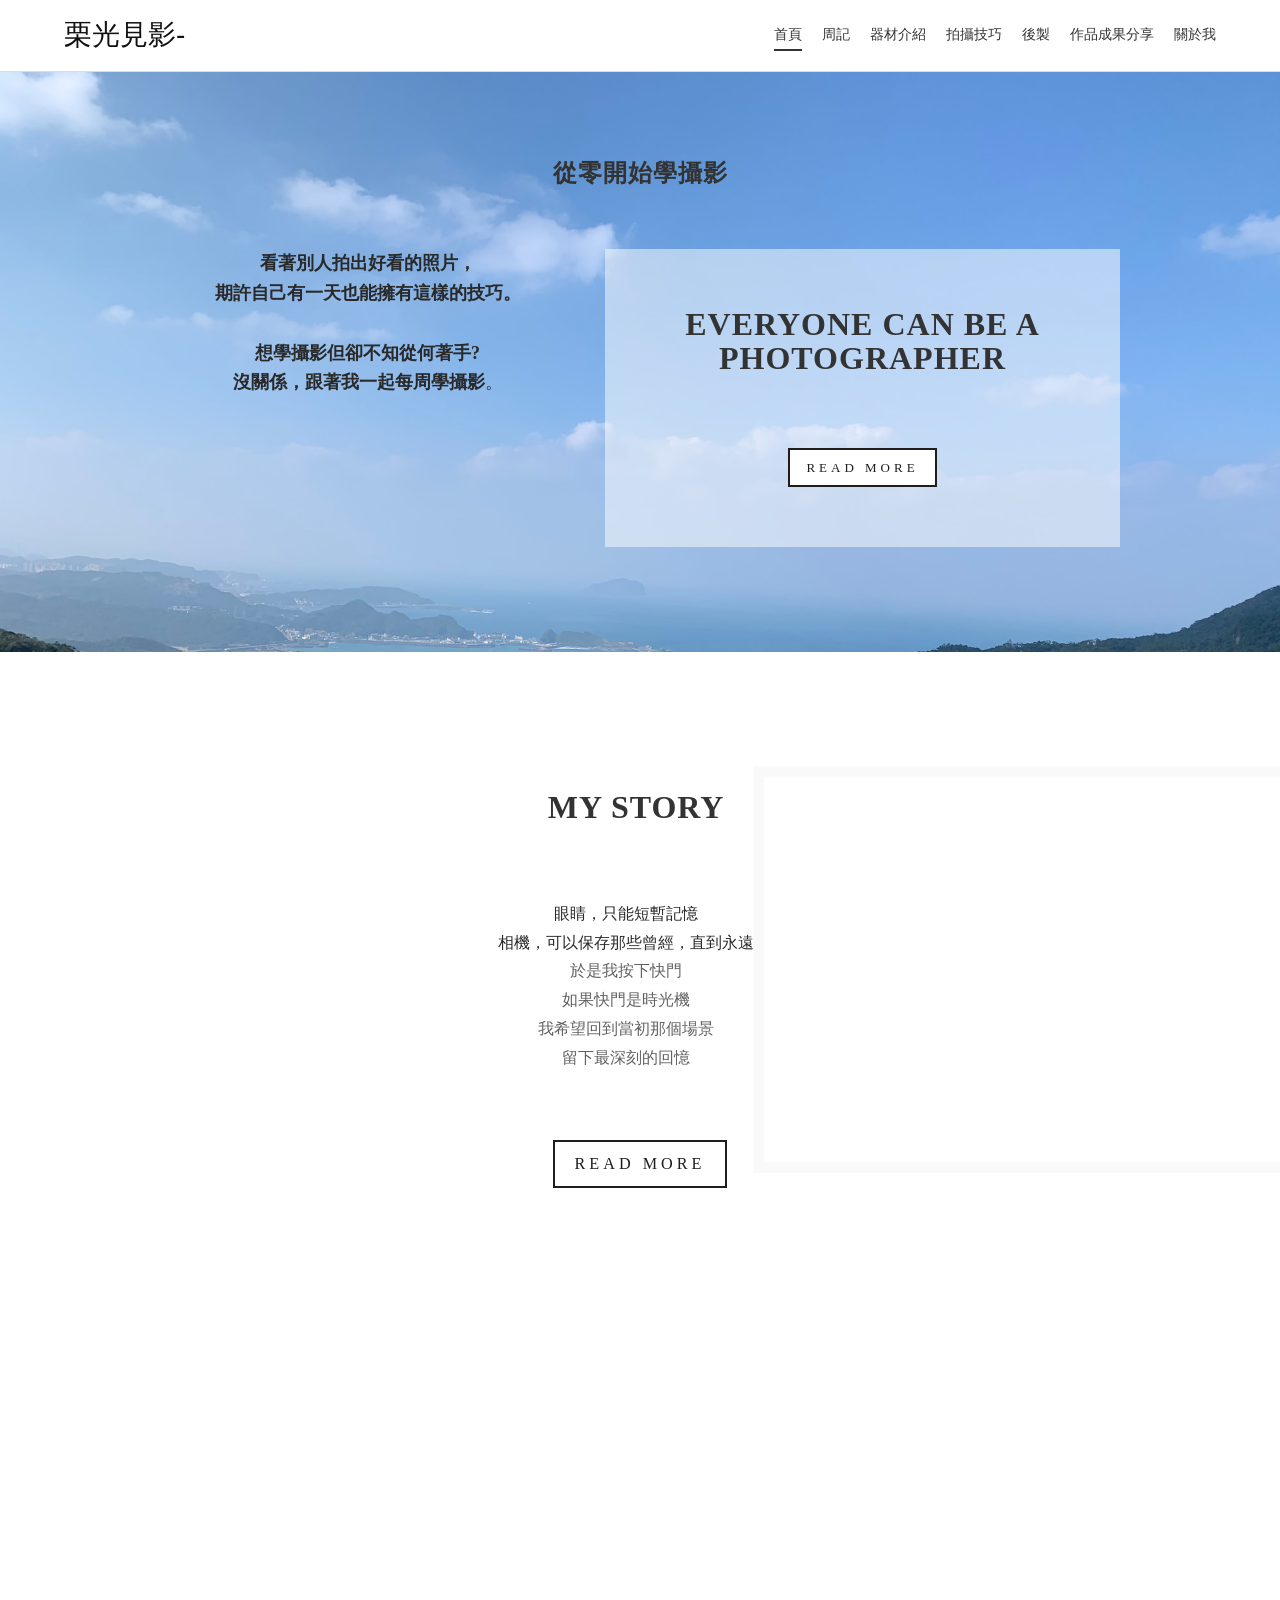
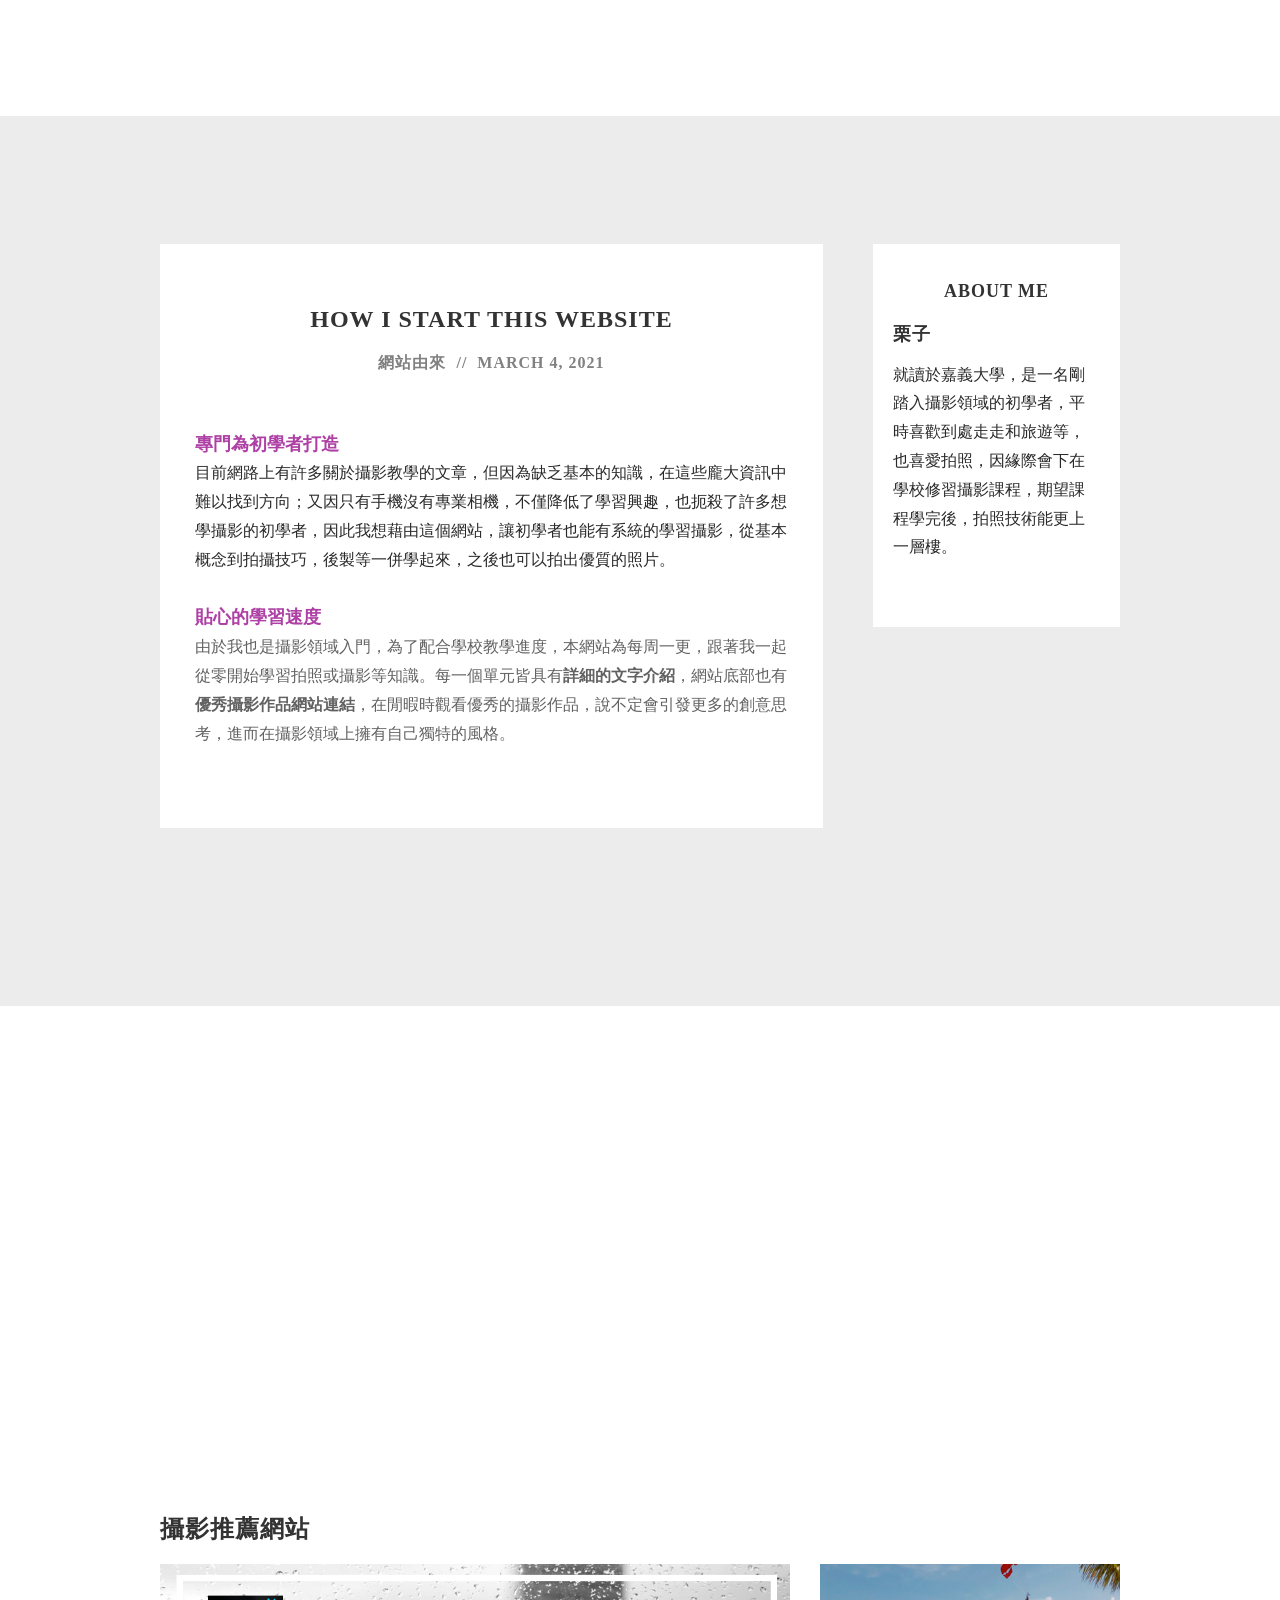
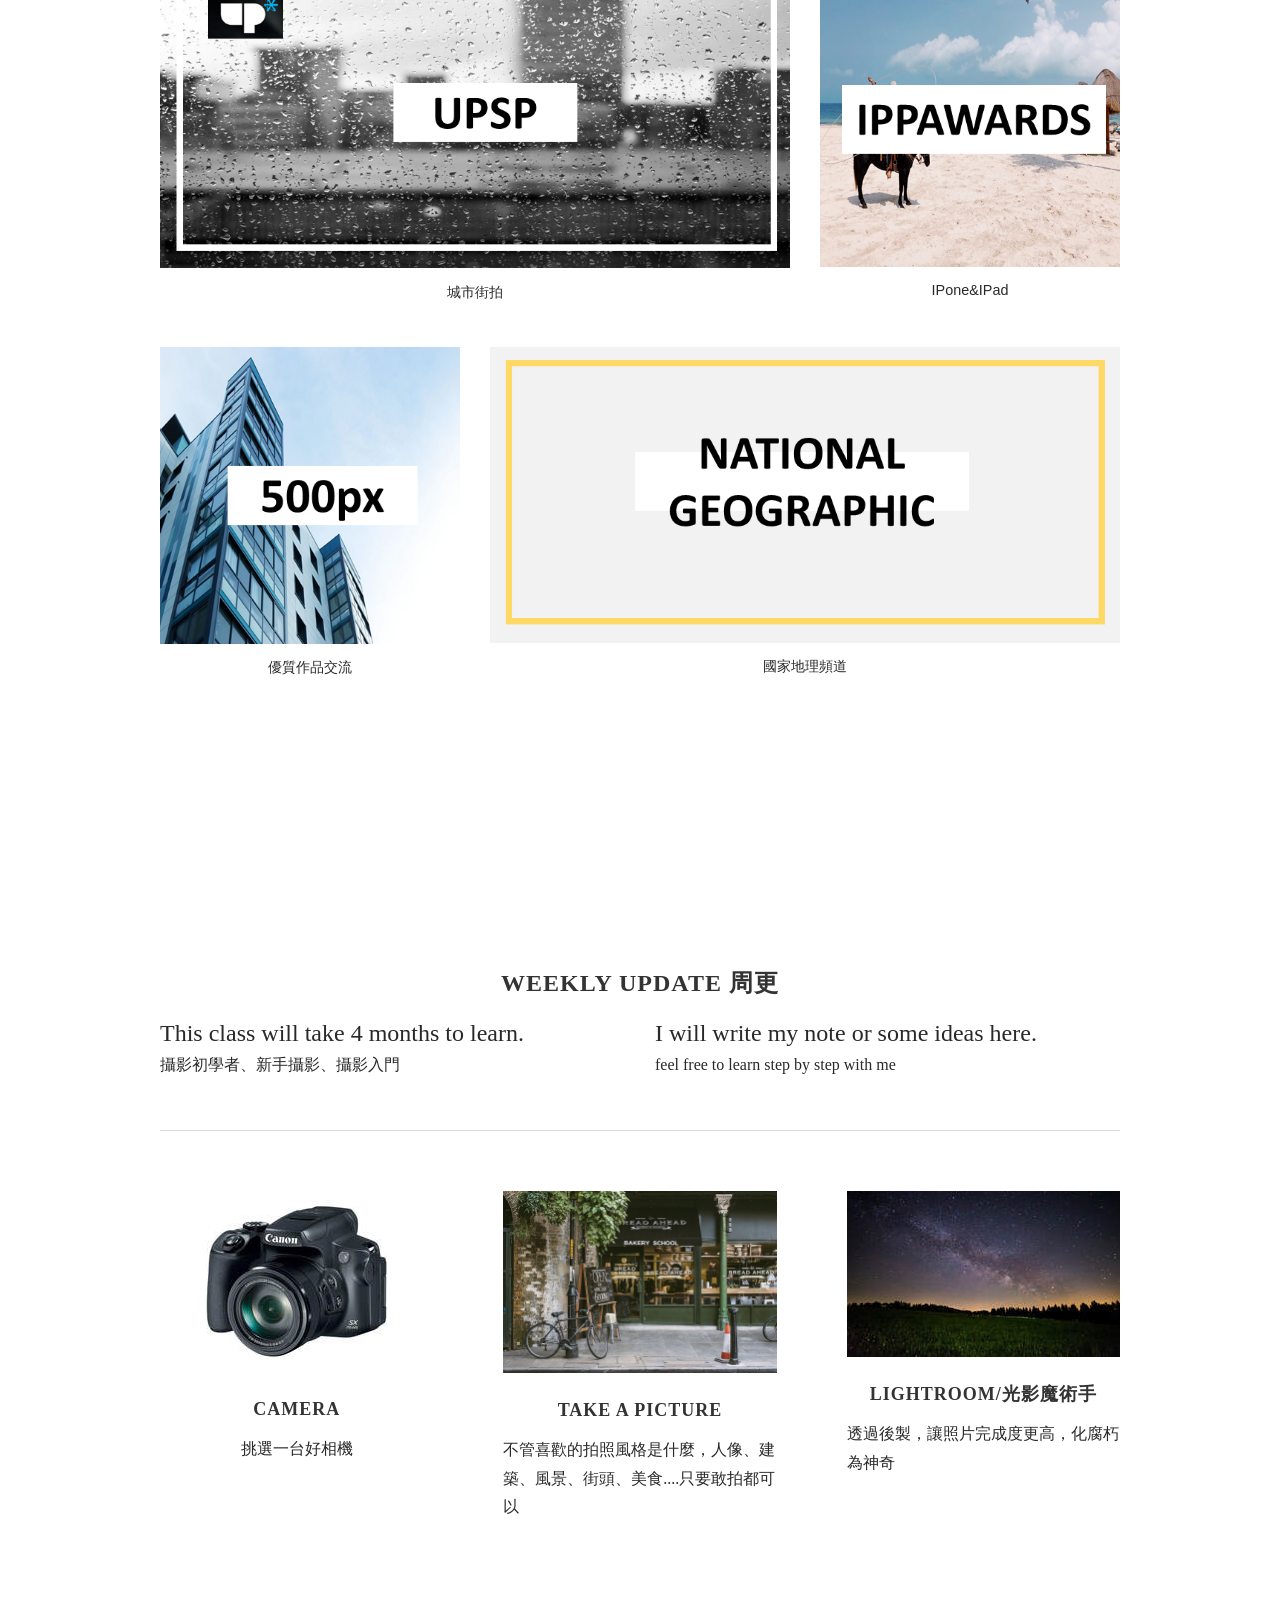
<file: index.html>
<!doctype html><html lang="zh-Hant"><head><meta charset="utf-8"><meta name="viewport" content="width=device-width, initial-scale=1"><title>首頁 | 栗光見影</title><link rel="stylesheet" href="assets/66204be0de2a967e817d.css"><link rel="stylesheet" href="home.css"><link rel="stylesheet" href="migration.css"></head><body class="icontent_container"><header class="backup-header"><a class="backup-brand" href="index.html">栗光見影-</a><nav aria-label="主要導覽"><a href="index.html" aria-current="page">首頁</a><a href="journal.html">周記</a><a href="equipment.html">器材介紹</a><a href="techniques.html">拍攝技巧</a><a href="postprocessing.html">後製</a><a href="gallery.html">作品成果分享</a><a href="story.html">關於我</a></nav></header><div id="icontent" class="icontent wsite-page-index no-header-page wsite-theme-light"><div class="wrapper">
    <div id="main-wrap">
      <div id="weebly-area-90" class="weebly-area wsite-elements wsite-not-footer wsite-platform-area">
	<div id="weebly-area-90" class="weebly-content-area ">
	
</div>
</div><div id="secondlist" class="weebly-area wsite-elements  wsite-not-footer">
	<div class="wsite-section-wrap">
	<div class="wsite-section wsite-body-section wsite-section-bg-image wsite-background-section-4 wsite-custom-background" style='height: 580px; vertical-align: middle; background-size: cover !important; background-repeat: no-repeat; background-color: transparent; background-image: url("assets/4600dcb4ef1ee5dcb61e.jpg");' data-section="4">
		<div class="wsite-section-content">
        <div class="container">
			<div class="wsite-section-elements">
				<div id="weebly-area-94" class="weebly-content-area weebly-area-active">
	<div class="inside" id="inside_223355640851046645">
	<div class="element-box">
		<div class="element-box-contents">
			<h2 class="element wsite-content-title editable-text" id="274223869987501689" style="text-align:center;">從零開始學攝影</h2>
		</div>
	</div>
</div>
<div class="inside wsite-multicol-li" id="inside_566916618444721401">
	<div class="element-box">
		<div class="element-box-contents">
			<div class="element" id="543024560469442338"><div class="wsite-multicol"><div class="wsite-multicol-table-wrap" style="margin:0 -15px;">
	<table class="wsite-multicol-table">
		<tbody class="wsite-multicol-tbody">
			<tr class="wsite-multicol-tr">
<td class="wsite-multicol-col" id="543024560469442338-col0" style="width:44.94949494949495%; padding:0 15px;">
	<div class="columnlist" id="543024560469442338-col0-ul">
		<div class="inside wsite-spacer-li" id="inside_566833303503967572">
	<div class="element-box w-handle ui-draggable-handle">
		<div class="element-box-contents">
			<div class="element wsite-spacer ui-resizable" id="138892305396775837" style="height:50px;"><span class="wsite-spacer-label">空格字元</span><div class="ui-resizable-handle ui-resizable-s" style=""></div></div>
		</div>
	</div>
</div><div class="inside wsite-text" id="inside_275666232206701564">
	<div class="element-box">
		<div class="element-box-contents">
			<div class="element paragraph editable-text" id="564001091835066699" style="text-align:center;"><font size="4"><strong>看著別人拍出好看的照片，<br>期許自己有一天也能擁有這樣的技巧。<br><br>想學攝影但卻不知從何著手?<br>沒關係，跟著我一起每周學攝影</strong>。<br><br>​<strong>                            </strong></font><br><br><br></div>
		</div>
	</div>
</div><div class="inside wsite-spacer-li" id="inside_412180449794712814">
	<div class="element-box w-handle ui-draggable-handle">
		<div class="element-box-contents">
			<div class="element wsite-spacer ui-resizable" id="176450002777325452" style="height:50px;"><span class="wsite-spacer-label">空格字元</span><div class="ui-resizable-handle ui-resizable-s" style=""></div></div>
		</div>
	</div>
</div>
	</div>
</td><td class="wsite-multicol-col" id="543024560469442338-col1" style="width:55.05050505050505%; padding:0 15px;">
	<div class="columnlist" id="543024560469442338-col1-ul">
		<div class="inside wsite-spacer-li" id="inside_422402332714903004">
	<div class="element-box w-handle ui-draggable-handle">
		<div class="element-box-contents">
			<div class="element wsite-spacer ui-resizable" id="651895194693914836" style="height:50px;"><span class="wsite-spacer-label">空格字元</span><div class="ui-resizable-handle ui-resizable-s" style=""></div></div>
		</div>
	</div>
</div><div class="inside" id="inside_447314139133121995">
	<div class="element-box">
		<div class="element-box-contents" id="447314139133121995">
			<div data-platform-peid="447314139133121995" class="element" id="675501463411110233"><style type="text/css">
	#element-9d776bac-5a90-45ac-a9fe-b7d897c4a5f9 .colored-box-content {
  clear: both;
  float: left;
  width: 100%;
  -moz-box-sizing: border-box;
  -webkit-box-sizing: border-box;
  -ms-box-sizing: border-box;
  box-sizing: border-box;
  background-color: rgba(255,255,255,0.5);
  padding-top: 50px;
  padding-bottom: 40px;
  padding-left: 40px;
  padding-right: 40px;
  -webkit-border-top-left-radius: 0px;
  -moz-border-top-left-radius: 0px;
  border-top-left-radius: 0px;
  -webkit-border-top-right-radius: 0px;
  -moz-border-top-right-radius: 0px;
  border-top-right-radius: 0px;
  -webkit-border-bottom-left-radius: 0px;
  -moz-border-bottom-left-radius: 0px;
  border-bottom-left-radius: 0px;
  -webkit-border-bottom-right-radius: 0px;
  -moz-border-bottom-right-radius: 0px;
  border-bottom-right-radius: 0px;
}

</style><div id="element-9d776bac-5a90-45ac-a9fe-b7d897c4a5f9" data-platform-element-id="848857247979793891-1.0.1" class="platform-element-contents"><div class="platform-element-overlay" style="display: none;"> </div>
	<div class="colored-box">
    <div class="colored-box-content">
        <div class="inside platform-element-child content-area-element" id="inside_494432135106534293" data-field-name="content" data-field-type="content" data-page-element-order="3" data-ucfid="945348785577428612" data-peid="494432135106534293">
	<div class="element-box">
		<div class="element-box-contents">
			<div class="element" id="945348785577428612"></div>
		</div>
	</div>
<ul class="content-area-list"><div class="inside wsite-spacer-li" id="inside_206844136577754374" data-page-element-order="4">
	<div class="element-box w-handle ui-draggable-handle">
		<div class="element-box-contents">
			<div class="element wsite-spacer ui-resizable" id="975212641672145190" style="height:10px;"><span class="wsite-spacer-label">空格字元</span><div class="ui-resizable-handle ui-resizable-s" style=""></div></div>
		</div>
	</div>
</div><div class="inside" id="inside_901513523439541016" data-page-element-order="5">
	<div class="element-box">
		<div class="element-box-contents">
			<h2 class="element wsite-content-title editable-text" id="458421816864664938" style="text-align:center;"><strong><font size="6">EVERYONE CAN be a photographer</font></strong></h2>
		</div>
	</div>
</div><div class="inside wsite-spacer-li" id="inside_866296743547824572" data-page-element-order="6">
	<div class="element-box w-handle ui-draggable-handle">
		<div class="element-box-contents">
			<div class="element wsite-spacer ui-resizable" id="150922457698885276" style="height:50px;"><span class="wsite-spacer-label">空格字元</span><div class="ui-resizable-handle ui-resizable-s" style=""></div></div>
		</div>
	</div>
</div><div class="inside" id="inside_425178632461602757" data-page-element-order="7">
	<div class="element-box">
		<div class="element-box-contents">
			<div class="element" id="305038124708136806" style="text-align:center;"><div style="height: 10px; overflow: hidden;"></div>
<a class="wsite-button wsite-button-small wsite-button-normal" href="read-more.html">
<span class="wsite-button-inner editable-text" id="editableElementContent3" style="">READ MORE</span>
</a>
<div style="height: 10px; overflow: hidden;"></div></div>
		</div>
	</div>
</div></ul></div>
    </div>
</div>
</div>
<div style="clear:both;"></div></div>
		</div>
	</div>
</div>
	</div>
</td>			</tr>
		</tbody>
	</table>
</div></div></div>
		</div>
	</div>
</div>

</div>
			</div>
		</div>
      </div>

			<div class="wsite-element-section-highlight"></div>
	</div>
</div>
<div class="wsite-section-wrap">
	<div class="wsite-section wsite-body-section wsite-section-bg-image wsite-background-section-5 wsite-custom-background" style='height: 500px; vertical-align: middle; background-position: 0% 31.03%; background-size: cover !important; background-repeat: no-repeat; background-color: transparent; background-image: url("assets/b8fb25ecb6caa384fb10.png");' data-section="5">
		<div class="wsite-section-content">
        <div class="container">
			<div class="wsite-section-elements">
				<div id="weebly-area-96" class="weebly-content-area weebly-area-active">
	<div class="inside" id="inside_826367215919564003">
	<div class="element-box">
		<div class="element-box-contents" id="826367215919564003">
			<div data-platform-peid="826367215919564003" class="element" id="162636943554988822"><style type="text/css">
	#element-369bd58d-1618-442d-b98d-c9dceb09d720 .wgtc-widget-frame {
  width: 100%;
}
#element-369bd58d-1618-442d-b98d-c9dceb09d720 .wgtc-widget-frame iframe {
  width: 100%;
  height: 100%;
  border-collapse: collapse;
  border: 0 none;
}

</style><div id="element-369bd58d-1618-442d-b98d-c9dceb09d720" data-platform-element-id="772053444736081596-1.0.1" class="platform-element-contents"><div class="platform-element-overlay"> </div>
	<div class="wgtc-widget-frame" style="height:62px;">
	</div>

</div>
<div style="clear:both;"></div></div>
		</div>
	</div>
</div>
<div class="inside" id="inside_429854795633573933">
	<div class="element-box">
		<div class="element-box-contents">
			<h2 class="element wsite-content-title editable-text" id="893404819666322822" style="text-align:center;"><font size="6">my story </font></h2>
		</div>
	</div>
</div>
<div class="inside wsite-spacer-li" id="inside_839074846565172871">
	<div class="element-box w-handle ui-draggable-handle">
		<div class="element-box-contents">
			<div class="element wsite-spacer ui-resizable" id="600492759943878240" style="height:35px;"><span class="wsite-spacer-label">空格字元</span><div class="ui-resizable-handle ui-resizable-s" style=""></div></div>
		</div>
	</div>
</div>
<div class="inside wsite-multicol-li" id="inside_417447025552798114">
	<div class="element-box">
		<div class="element-box-contents">
			<div class="element" id="726980651982801554"><div class="wsite-multicol"><div class="wsite-multicol-table-wrap" style="margin:0 -15px;">
	<table class="wsite-multicol-table">
		<tbody class="wsite-multicol-tbody">
			<tr class="wsite-multicol-tr">
<td class="wsite-multicol-col" id="726980651982801554-col0" style="width:97.07070707070707%; padding:0 15px;">
	<div class="columnlist" id="726980651982801554-col0-ul">
		<div class="inside wsite-text" id="inside_483002282999447717">
	<div class="element-box">
		<div class="element-box-contents">
			<div class="element paragraph editable-text" id="365270590605613304" style="text-align:center;"><br>眼睛，只能短暫記憶<br>相機，可以保存那些曾經，直到永遠<br><font color="#626262">於是我按下快門<br>如果快門是時光機<br>我希望回到當初那個場景<br>留下最深刻的回憶</font><br><br><br></div>
		</div>
	</div>
</div>
	</div>
</td><td class="wsite-multicol-col" id="726980651982801554-col1" style="width:2.9292929292929295%; padding:0 15px;">
	<div class="columnlist" id="726980651982801554-col1-ul">
		<div class="inside wsite-spacer-li" id="inside_891780954379844974">
	<div class="element-box w-handle ui-draggable-handle">
		<div class="element-box-contents">
			<div class="element wsite-spacer ui-resizable" id="203021538297775344" style="height:50px;"><span class="wsite-spacer-label">空格字元</span><div class="ui-resizable-handle ui-resizable-s" style=""></div></div>
		</div>
	</div>
</div>
	</div>
</td>			</tr>
		</tbody>
	</table>
</div></div></div>
		</div>
	</div>
</div>
<div class="inside" id="inside_333028137352755503">
	<div class="element-box">
		<div class="element-box-contents">
			<div class="element" id="506755569608800268" style="text-align:center;"><div style="height: 10px; overflow: hidden;"></div>
<a class="wsite-button wsite-button-large wsite-button-normal" href="story.html">
<span class="wsite-button-inner editable-text" id="editableElementContent4" style="">READ MORE</span>
</a>
<div style="height: 10px; overflow: hidden;"></div></div>
		</div>
	</div>
</div>

</div>
			</div>
		</div>
      </div>

			<div class="wsite-element-section-highlight"></div>
	</div>
</div>
<div class="wsite-section-wrap">
	<div class="wsite-section wsite-body-section wsite-section-bg-image wsite-background-section-15 wsite-section-effect-parallax wsite-custom-background" style='height: 430px; background-attachment: fixed; background-size: cover !important; background-repeat: no-repeat; background-color: transparent; background-image: url("assets/c09ee15486befb54bc3f.jpg");' data-section="15">
		<div class="wsite-section-content">
        <div class="container">
			<div class="wsite-section-elements">
				<div id="weebly-area-98" class="weebly-content-area weebly-area-active">
	<div class="inside wsite-spacer-li" id="inside_828918871547463102">
	<div class="element-box w-handle ui-draggable-handle">
		<div class="element-box-contents">
			<div class="element wsite-spacer ui-resizable" id="376129469237552700" style="height:84px;"><span class="wsite-spacer-label">空格字元</span><div class="ui-resizable-handle ui-resizable-s" style=""></div></div>
		</div>
	</div>
</div>
<div class="inside wsite-text" id="inside_483612130572669686">
	<div class="element-box">
		<div class="element-box-contents">
			<div class="element paragraph editable-text" id="979041769792571559" style="text-align:center;"><br><em><span><font color="#ffffff" size="6">"Well begun is half done."</font></span></em><span></span><em><font color="#ffffff" size="5">好的開始是成功的一半</font></em></div>
		</div>
	</div>
</div>
<div class="inside wsite-spacer-li" id="inside_415541242572720217">
	<div class="element-box w-handle ui-draggable-handle">
		<div class="element-box-contents">
			<div class="element wsite-spacer ui-resizable" id="431212305429865887" style="height:19px;"><span class="wsite-spacer-label">空格字元</span><div class="ui-resizable-handle ui-resizable-s" style=""></div></div>
		</div>
	</div>
</div>
<div class="inside" id="inside_876967138497782148">
	<div class="element-box">
		<div class="element-box-contents">
			<h2 class="element wsite-content-title editable-text" id="186861698485751869" style="text-align:center;"><strong><font color="#ffffff" size="4">-找到合適的方向學習，方能事半功倍</font></strong></h2>
		</div>
	</div>
</div>

</div>
			</div>
		</div>
      </div>

			<div class="wsite-element-section-highlight"></div>
	</div>
</div>
<div class="wsite-section-wrap">
	<div class="wsite-section wsite-body-section wsite-section-bg-color wsite-background-section-7" style="background-color: #edecec; background-image: none; is_customized: true;" data-section="7">
		<div class="wsite-section-content">
        <div class="container">
			<div class="wsite-section-elements">
				<div id="weebly-area-100" class="weebly-content-area weebly-area-active">
	<div class="inside wsite-spacer-li" id="inside_809768382866876020">
	<div class="element-box w-handle ui-draggable-handle">
		<div class="element-box-contents">
			<div class="element wsite-spacer ui-resizable" id="561797841595312898" style="height:50px;"><span class="wsite-spacer-label">空格字元</span><div class="ui-resizable-handle ui-resizable-s" style=""></div></div>
		</div>
	</div>
</div>
<div class="inside wsite-multicol-li" id="inside_163231653819263051">
	<div class="element-box">
		<div class="element-box-contents">
			<div class="element" id="845599746450419808"><div class="wsite-multicol"><div class="wsite-multicol-table-wrap" style="margin:0 -25px;">
	<table class="wsite-multicol-table">
		<tbody class="wsite-multicol-tbody">
			<tr class="wsite-multicol-tr">
<td class="wsite-multicol-col" id="845599746450419808-col0" style="width:70.59405940594058%; padding:0 25px;">
	<div class="columnlist" id="845599746450419808-col0-ul">
		<div class="inside" id="inside_118444744452029864">
	<div class="element-box">
		<div class="element-box-contents" id="118444744452029864">
			<div data-platform-peid="118444744452029864" class="element" id="739671426386320943"><style type="text/css">
	#element-4dcd5950-2c91-4d07-893d-cc71ad5e7e4a .colored-box-content {
  clear: both;
  float: left;
  width: 100%;
  -moz-box-sizing: border-box;
  -webkit-box-sizing: border-box;
  -ms-box-sizing: border-box;
  box-sizing: border-box;
  background-color: #ffffff;
  padding-top: 60px;
  padding-bottom: 30px;
  padding-left: 35px;
  padding-right: 35px;
  -webkit-border-top-left-radius: 0px;
  -moz-border-top-left-radius: 0px;
  border-top-left-radius: 0px;
  -webkit-border-top-right-radius: 0px;
  -moz-border-top-right-radius: 0px;
  border-top-right-radius: 0px;
  -webkit-border-bottom-left-radius: 0px;
  -moz-border-bottom-left-radius: 0px;
  border-bottom-left-radius: 0px;
  -webkit-border-bottom-right-radius: 0px;
  -moz-border-bottom-right-radius: 0px;
  border-bottom-right-radius: 0px;
}

</style><div id="element-4dcd5950-2c91-4d07-893d-cc71ad5e7e4a" data-platform-element-id="848857247979793891-1.0.1" class="platform-element-contents"><div class="platform-element-overlay" style="display: none;"> </div>
	<div class="colored-box">
    <div class="colored-box-content">
        <div class="inside platform-element-child content-area-element" id="inside_546499193572959198" data-field-name="content" data-field-type="content" data-page-element-order="2" data-ucfid="314146030826055162" data-peid="546499193572959198">
	<div class="element-box">
		<div class="element-box-contents">
			<div class="element" id="314146030826055162"></div>
		</div>
	</div>
<ul class="content-area-list"><div class="inside" id="inside_315239511213630647" data-page-element-order="3">
	<div class="element-box">
		<div class="element-box-contents">
			<h2 class="element wsite-content-title editable-text" id="853726419346913999" style="text-align:center;"><strong>HOW I start this website</strong></h2>
		</div>
	</div>
</div><div class="inside" id="inside_161704357342106052" data-page-element-order="4">
	<div class="element-box">
		<div class="element-box-contents">
			<h2 class="element wsite-content-title editable-text" id="452546018504027865" style="text-align:center;"><font color="#818181"><font size="3">網站由來  //  MARCH 4, 2021</font></font></h2>
		</div>
	</div>
</div><div class="inside wsite-spacer-li" id="inside_626756784427411100" data-page-element-order="5">
	<div class="element-box w-handle ui-draggable-handle">
		<div class="element-box-contents">
			<div class="element wsite-spacer ui-resizable" id="790616526234781433" style="height:41px;"><span class="wsite-spacer-label">空格字元</span><div class="ui-resizable-handle ui-resizable-s" style=""></div></div>
		</div>
	</div>
</div><div class="inside wsite-text" id="inside_362445334121068649" data-page-element-order="6">
	<div class="element-box">
		<div class="element-box-contents">
			<div class="element paragraph editable-text" id="225755776963559831" style="text-align:left;"><strong><font color="#ae40a5" size="4">專門為初學者打造</font></strong><br>目前網路上有許多關於攝影教學的文章，但因為缺乏基本的知識，在這些龐大資訊中難以找到方向；又因只有手機沒有專業相機，不僅降低了學習興趣，也扼殺了許多想學攝影的初學者，因此我想藉由這個網站，讓初學者也能有系統的學習攝影，從基本概念到拍攝技巧，後製等一併學起來，之後也可以拍出優質的照片。<br><br><strong><font color="#ae40a5" size="4">貼心的學習速度</font></strong><br><font size="3" color="#626262">由於我也是攝影領域入門，為了配合學校教學進度，本網站為每周一更，跟著我一起從零開始學習拍照或攝影等知識。每一個單元皆具有<strong style="">詳細的文字介紹</strong>，網站底部也有<strong style="">優秀攝影作品網站連結</strong>，在閒暇時觀看優秀的攝影作品，說不定會引發更多的創意思考，進而在攝影領域上擁有自己獨特的風格。</font></div>
		</div>
	</div>
</div><div class="inside wsite-spacer-li" id="inside_680746458205588931" data-page-element-order="7">
	<div class="element-box w-handle ui-draggable-handle">
		<div class="element-box-contents">
			<div class="element wsite-spacer ui-resizable" id="444434053593767373" style="height:50px;"><span class="wsite-spacer-label">空格字元</span><div class="ui-resizable-handle ui-resizable-s" style=""></div></div>
		</div>
	</div>
</div></ul></div>
    </div>
</div>
</div>
<div style="clear:both;"></div></div>
		</div>
	</div>
</div><div class="inside wsite-spacer-li" id="inside_642960747259502659">
	<div class="element-box w-handle ui-draggable-handle">
		<div class="element-box-contents">
			<div class="element wsite-spacer ui-resizable" id="478072801579749154" style="height:50px;"><span class="wsite-spacer-label">空格字元</span><div class="ui-resizable-handle ui-resizable-s" style=""></div></div>
		</div>
	</div>
</div>
	</div>
</td><td class="wsite-multicol-col" id="845599746450419808-col1" style="width:29.405940594059405%; padding:0 25px;">
	<div class="columnlist" id="845599746450419808-col1-ul">
		<div class="inside" id="inside_851530871865002499">
	<div class="element-box">
		<div class="element-box-contents" id="851530871865002499">
			<div data-platform-peid="851530871865002499" class="element" id="793222872275760504"><style type="text/css">
	#element-3583451e-9781-49c2-a043-8c6214293be8 .colored-box-content {
  clear: both;
  float: left;
  width: 100%;
  -moz-box-sizing: border-box;
  -webkit-box-sizing: border-box;
  -ms-box-sizing: border-box;
  box-sizing: border-box;
  background-color: #ffffff;
  padding-top: 30px;
  padding-bottom: 35px;
  padding-left: 20px;
  padding-right: 20px;
  -webkit-border-top-left-radius: 0px;
  -moz-border-top-left-radius: 0px;
  border-top-left-radius: 0px;
  -webkit-border-top-right-radius: 0px;
  -moz-border-top-right-radius: 0px;
  border-top-right-radius: 0px;
  -webkit-border-bottom-left-radius: 0px;
  -moz-border-bottom-left-radius: 0px;
  border-bottom-left-radius: 0px;
  -webkit-border-bottom-right-radius: 0px;
  -moz-border-bottom-right-radius: 0px;
  border-bottom-right-radius: 0px;
}

</style><div id="element-3583451e-9781-49c2-a043-8c6214293be8" data-platform-element-id="848857247979793891-1.0.1" class="platform-element-contents"><div class="platform-element-overlay" style="display: none;"> </div>
	<div class="colored-box">
    <div class="colored-box-content">
        <div class="inside platform-element-child content-area-element" id="inside_281272191510518242" data-field-name="content" data-field-type="content" data-page-element-order="4" data-ucfid="978934283262529956" data-peid="281272191510518242">
	<div class="element-box">
		<div class="element-box-contents">
			<div class="element" id="978934283262529956"></div>
		</div>
	</div>
<ul class="content-area-list"><div class="inside" id="inside_887509191259380957" data-page-element-order="4">
	<div class="element-box">
		<div class="element-box-contents">
			<h2 class="element wsite-content-title editable-text" id="609399981219698424" style="text-align:center;"><strong><font size="4">ABOUT ME</font></strong></h2>
		</div>
	</div>
</div><div class="inside" id="inside_231406700703322424" data-page-element-order="5">
	<div class="element-box">
		<div class="element-box-contents">
			<h2 class="element wsite-content-title editable-text" id="914977100882644601"><font size="4">栗子</font></h2>
		</div>
	</div>
</div><div class="inside wsite-text" id="inside_801274518671460559" data-page-element-order="6">
	<div class="element-box">
		<div class="element-box-contents">
			<div class="element paragraph editable-text" id="442319003763425128" style="text-align:left;">就讀於嘉義大學，是一名剛踏入攝影領域的初學者，平時喜歡到處走走和旅遊等，也喜愛拍照，因緣際會下在學校修習攝影課程，期望課程學完後，拍照技術能更上一層樓。 </div>
		</div>
	</div>
</div><div class="inside" id="inside_300385432170134575" data-page-element-order="7">
	<div class="element-box">
		<div class="element-box-contents">
			<div class="element" id="434723332873146843" style="text-align:right;"><div style="height:20px;overflow:hidden"></div>
<div style="height:10px;overflow:hidden"></div></div>
		</div>
	</div>
</div></ul></div>
    </div>
</div>
</div>
<div style="clear:both;"></div></div>
		</div>
	</div>
</div><div class="inside wsite-spacer-li" id="inside_269209896986617053">
	<div class="element-box w-handle ui-draggable-handle">
		<div class="element-box-contents">
			<div class="element wsite-spacer ui-resizable" id="886645165814072771" style="height:50px;"><span class="wsite-spacer-label">空格字元</span><div class="ui-resizable-handle ui-resizable-s" style=""></div></div>
		</div>
	</div>
</div>
	</div>
</td>			</tr>
		</tbody>
	</table>
</div></div></div>
		</div>
	</div>
</div>
<div class="inside wsite-spacer-li" id="inside_169501981429399429">
	<div class="element-box w-handle ui-draggable-handle">
		<div class="element-box-contents">
			<div class="element wsite-spacer ui-resizable" id="838314898945206134" style="height:50px;"><span class="wsite-spacer-label">空格字元</span><div class="ui-resizable-handle ui-resizable-s" style=""></div></div>
		</div>
	</div>
</div>

</div>
			</div>
		</div>
      </div>

			<div class="wsite-element-section-highlight"></div>
	</div>
</div>
<div class="wsite-section-wrap">
	<div class="wsite-section wsite-body-section wsite-section-bg-image wsite-background-section-32 wsite-section-effect-parallax wsite-custom-background" style='height: 430px; background-attachment: fixed; background-size: cover !important; background-repeat: no-repeat; background-color: transparent; background-image: url("assets/c09ee15486befb54bc3f.jpg");' data-section="32">
		<div class="wsite-section-content">
        <div class="container">
			<div class="wsite-section-elements">
				<div id="weebly-area-102" class="weebly-content-area weebly-area-active">
	<div class="inside wsite-spacer-li" id="inside_956188436960060923">
	<div class="element-box w-handle ui-draggable-handle">
		<div class="element-box-contents">
			<div class="element wsite-spacer ui-resizable" id="179135115691704208" style="height:84px;"><span class="wsite-spacer-label">空格字元</span><div class="ui-resizable-handle ui-resizable-s" style=""></div></div>
		</div>
	</div>
</div>
<div class="inside wsite-text" id="inside_436326751891921297">
	<div class="element-box">
		<div class="element-box-contents">
			<div class="element paragraph editable-text" id="271075580480046182" style="text-align:center;"><br><em><span><font color="#ffffff" size="6">"We do not remember days, we remember moments."<br></font></span></em><font color="#ffffff" size="5"><em>我們不會記得每一天，我們會記得每一個感動的瞬間</em></font></div>
		</div>
	</div>
</div>
<div class="inside wsite-spacer-li" id="inside_822546833285167386">
	<div class="element-box w-handle ui-draggable-handle">
		<div class="element-box-contents">
			<div class="element wsite-spacer ui-resizable" id="669807595153203946" style="height:19px;"><span class="wsite-spacer-label">空格字元</span><div class="ui-resizable-handle ui-resizable-s" style=""></div></div>
		</div>
	</div>
</div>
<div class="inside" id="inside_696274439677898086">
	<div class="element-box">
		<div class="element-box-contents">
			<h2 class="element wsite-content-title editable-text" id="329198707855116705" style="text-align:center;"><strong><font color="#ffffff" size="4">-按自己的意志出航</font></strong></h2>
		</div>
	</div>
</div>

</div>
			</div>
		</div>
      </div>

			<div class="wsite-element-section-highlight"></div>
	</div>
</div>
<div class="wsite-section-wrap">
	<div class="wsite-section wsite-body-section wsite-background-section-6" data-section="6">
		<div class="wsite-section-content">
        <div class="container">
			<div class="wsite-section-elements">
				<div id="weebly-area-104" class="weebly-content-area weebly-area-active">
	<div class="inside wsite-multicol-li" id="inside_275401226831810181">
	<div class="element-box">
		<div class="element-box-contents">
			<div class="element" id="384760952155280904"><div class="wsite-multicol"><div class="wsite-multicol-table-wrap" style="margin:0 -15px;">
	<table class="wsite-multicol-table">
		<tbody class="wsite-multicol-tbody">
			<tr class="wsite-multicol-tr">
<td class="wsite-multicol-col" id="384760952155280904-col0" style="width:50%; padding:0 15px;">
	<div class="columnlist" id="384760952155280904-col0-ul">
		<div class="inside" id="inside_239313354892690632">
	<div class="element-box">
		<div class="element-box-contents">
			<h2 class="element wsite-content-title editable-text" id="101039617378132660">攝影推薦網站</h2>
		</div>
	</div>
</div>
	</div>
</td><td class="wsite-multicol-col" id="384760952155280904-col1" style="width:50%; padding:0 15px;">
	<div class="columnlist" id="384760952155280904-col1-ul">
		<div class="inside wsite-spacer-li" id="inside_544743833435577063">
	<div class="element-box w-handle ui-draggable-handle">
		<div class="element-box-contents">
			<div class="element wsite-spacer ui-resizable" id="363438319154329231" style="height:50px;"><span class="wsite-spacer-label">空格字元</span><div class="ui-resizable-handle ui-resizable-s" style=""></div></div>
		</div>
	</div>
</div>
	</div>
</td>			</tr>
		</tbody>
	</table>
</div></div></div>
		</div>
	</div>
</div>
<div class="inside wsite-multicol-li" id="inside_241183099781965817">
	<div class="element-box">
		<div class="element-box-contents">
			<div class="element" id="162966952398154614"><div class="wsite-multicol"><div class="wsite-multicol-table-wrap" style="margin:0 -15px;">
	<table class="wsite-multicol-table">
		<tbody class="wsite-multicol-tbody">
			<tr class="wsite-multicol-tr">
<td class="wsite-multicol-col" id="162966952398154614-col0" style="width:66.66666666666666%; padding:0 15px;">
	<div class="columnlist" id="162966952398154614-col0-ul">
		<div class="inside wsite-image wsite-image-move" id="inside_443620353470962769">
	<div class="element-box">
		<div class="element-box-contents">
			<div class="element" id="877107332683967536"><div class="wsite-image wsite-image-border-none " style="padding-top:0px;padding-bottom:40px;margin-left:0px;margin-right:0px;text-align:center">
<a href="https://urbanpicnic-streetphotography.com/" target="_blank" title="啟動的連結曾經發布過">
<div class="ui-wrapper" style="overflow: visible; position: relative; width: 670px; height: 323px; top: 0px; left: 0px; margin: 0px; display: inline-block; vertical-align: baseline;"><img src="assets/4fe63a533e4f1d545c78.png" alt="UPSP網站連結圖片" style="width: 670px; max-width: 100%; margin: 0px !important; resize: none; position: static; zoom: 1; display: block; height: 323px;" class="ui-draggable-handle ui-resizable"><div class="ui-resizable-handle ui-resizable-se ui-icon ui-icon-gripsmall-diagonal-se imageresizer" style="z-index: 90; display: none;"></div></div>
</a>
<div style="display:block;font-size:90%">城市街拍</div>
</div></div>
		</div>
	</div>
</div>
	</div>
</td><td class="wsite-multicol-col" id="162966952398154614-col1" style="width:33.33333333333333%; padding:0 15px;">
	<div class="columnlist" id="162966952398154614-col1-ul">
		<div class="inside wsite-image wsite-image-move" id="inside_966959257610700722">
	<div class="element-box">
		<div class="element-box-contents">
			<div class="element" id="420189922794812807"><div class="wsite-image wsite-image-border-none " style="padding-top:0px;padding-bottom:40px;margin-left:0px;margin-right:0px;text-align:center">
<a href="https://www.ippawards.com/" target="_blank" title="啟動的連結曾經發布過">
<div class="ui-wrapper" style="overflow: visible; position: relative; width: 425px; height: 428px; top: 0px; left: 0px; margin: 0px; display: inline-block; vertical-align: baseline;"><img src="assets/c7cf7546ec8f70d763ee.png" alt="IPPAWARDS網站連結圖片" style="width: 425px; max-width: 100%; margin: 0px !important; resize: none; position: static; zoom: 1; display: block; height: 428px;" class="ui-draggable-handle ui-resizable"><div class="ui-resizable-handle ui-resizable-se ui-icon ui-icon-gripsmall-diagonal-se imageresizer" style="z-index: 90; display: none;"></div></div>
</a>
<div style="display:block;font-size:90%">IPone&amp;IPad</div>
</div></div>
		</div>
	</div>
</div>
	</div>
</td>			</tr>
		</tbody>
	</table>
</div></div></div>
		</div>
	</div>
</div>
<div class="inside wsite-multicol-li" id="inside_789266945897077442">
	<div class="element-box">
		<div class="element-box-contents">
			<div class="element" id="843696743941009690"><div class="wsite-multicol"><div class="wsite-multicol-table-wrap" style="margin:0 -15px;">
	<table class="wsite-multicol-table">
		<tbody class="wsite-multicol-tbody">
			<tr class="wsite-multicol-tr">
<td class="wsite-multicol-col" id="843696743941009690-col0" style="width:33.33333333333333%; padding:0 15px;">
	<div class="columnlist" id="843696743941009690-col0-ul">
		<div class="inside wsite-image wsite-image-move" id="inside_302442947905094541">
	<div class="element-box">
		<div class="element-box-contents">
			<div class="element" id="546037136528706665"><div class="wsite-image wsite-image-border-none " style="padding-top:0px;padding-bottom:40px;margin-left:0px;margin-right:0px;text-align:center">
<a href="https://500px.com/popular" target="_blank" title="啟動的連結曾經發布過">
<div class="ui-wrapper" style="overflow: visible; position: relative; width: 404px; height: 400px; top: 0px; left: 0px; margin: 0px; display: inline-block; vertical-align: baseline;"><img src="assets/8a3c28d9cbc2ea06634e.png" alt="500px網站連結圖片" style="width: 404px; max-width: 100%; margin: 0px !important; resize: none; position: static; zoom: 1; display: block; height: 400px;" class="ui-draggable-handle ui-resizable"><div class="ui-resizable-handle ui-resizable-se ui-icon ui-icon-gripsmall-diagonal-se imageresizer" style="z-index: 90; display: none;"></div></div>
</a>
<div style="display:block;font-size:90%">優質作品交流</div>
</div></div>
		</div>
	</div>
</div>
	</div>
</td><td class="wsite-multicol-col" id="843696743941009690-col1" style="width:66.66666666666666%; padding:0 15px;">
	<div class="columnlist" id="843696743941009690-col1-ul">
		<div class="inside wsite-image wsite-image-move" id="inside_846175591974188064">
	<div class="element-box">
		<div class="element-box-contents">
			<div class="element" id="308670879537915115"><div class="wsite-image wsite-image-border-none " style="padding-top:0px;padding-bottom:40px;margin-left:0px;margin-right:0px;text-align:center">
<a href="https://www.nationalgeographic.com/" target="_blank" title="啟動的連結曾經發布過">
<div class="ui-wrapper" style="overflow: visible; position: relative; width: 670px; height: 315px; top: 0px; left: 0px; margin: 0px; display: inline-block; vertical-align: baseline;"><img src="assets/f1bc99a59846a50a7fb4.png" alt="國家地理頻道 網站連結圖片" style="width: 670px; max-width: 100%; margin: 0px !important; resize: none; position: static; zoom: 1; display: block; height: 315px;" class="ui-draggable-handle ui-resizable"><div class="ui-resizable-handle ui-resizable-se ui-icon ui-icon-gripsmall-diagonal-se imageresizer" style="z-index: 90; display: none;"></div></div>
</a>
<div style="display:block;font-size:90%">國家地理頻道</div>
</div></div>
		</div>
	</div>
</div>
	</div>
</td>			</tr>
		</tbody>
	</table>
</div></div></div>
		</div>
	</div>
</div>
<div class="inside wsite-spacer-li" id="inside_361357778246161969">
	<div class="element-box w-handle ui-draggable-handle">
		<div class="element-box-contents">
			<div class="element wsite-spacer ui-resizable" id="181077098556264445" style="height:40px;"><span class="wsite-spacer-label">空格字元</span><div class="ui-resizable-handle ui-resizable-s" style=""></div></div>
		</div>
	</div>
</div>

</div>
			</div>
		</div>
      </div>

			<div class="wsite-element-section-highlight"></div>
	</div>
</div>
<div class="wsite-section-wrap">
	<div class="wsite-section wsite-body-section wsite-background-section-8" data-section="8">
		<div class="wsite-section-content">
        <div class="container">
			<div class="wsite-section-elements">
				<div id="weebly-area-106" class="weebly-content-area weebly-area-active">
	<div class="inside wsite-spacer-li" id="inside_398246200290851258">
	<div class="element-box w-handle ui-draggable-handle">
		<div class="element-box-contents">
			<div class="element wsite-spacer ui-resizable" id="597107183988081775" style="height:50px;"><span class="wsite-spacer-label">空格字元</span><div class="ui-resizable-handle ui-resizable-s" style=""></div></div>
		</div>
	</div>
</div>
<div class="inside" id="inside_669489349325764692">
	<div class="element-box">
		<div class="element-box-contents">
			<h2 class="element wsite-content-title editable-text" id="655867672420477120" style="text-align:center;">WEEKLY UPDATE 周更</h2>
		</div>
	</div>
</div>
<div class="inside wsite-spacer-li" id="inside_160855916604509639">
	<div class="element-box w-handle ui-draggable-handle">
		<div class="element-box-contents">
			<div class="element wsite-spacer ui-resizable" id="163126169694696925" style="height:10px;"><span class="wsite-spacer-label">空格字元</span><div class="ui-resizable-handle ui-resizable-s" style=""></div></div>
		</div>
	</div>
</div>
<div class="inside wsite-multicol-li" id="inside_704921026749663359">
	<div class="element-box">
		<div class="element-box-contents">
			<div class="element" id="143140316200315926"><div class="wsite-multicol"><div class="wsite-multicol-table-wrap" style="margin:0 -15px;">
	<table class="wsite-multicol-table">
		<tbody class="wsite-multicol-tbody">
			<tr class="wsite-multicol-tr">
<td class="wsite-multicol-col" id="143140316200315926-col0" style="width:50%; padding:0 15px;">
	<div class="columnlist" id="143140316200315926-col0-ul">
		<div class="inside wsite-text" id="inside_709317048342882275">
	<div class="element-box">
		<div class="element-box-contents">
			<div class="element paragraph editable-text" id="523242222201710374"><font size="5">This class will take 4 months to learn.</font><br>攝影初學者、新手攝影、攝影入門</div>
		</div>
	</div>
</div>
	</div>
</td><td class="wsite-multicol-col" id="143140316200315926-col1" style="width:50%; padding:0 15px;">
	<div class="columnlist" id="143140316200315926-col1-ul">
		<div class="inside wsite-text" id="inside_611466696337519194">
	<div class="element-box">
		<div class="element-box-contents">
			<div class="element paragraph editable-text" id="922955410606714269" style="text-align:left;"><font size="5">I will write my note or some ideas here.</font><br>feel free to learn step by step with me</div>
		</div>
	</div>
</div>
	</div>
</td>			</tr>
		</tbody>
	</table>
</div></div></div>
		</div>
	</div>
</div>
<div class="inside" id="inside_994603507683132990">
	<div class="element-box">
		<div class="element-box-contents">
			<div class="element" id="183185423231225037"><div style="height: 50px; overflow: hidden; width: 100%;"></div>
<hr class="styled-hr" style="width:100%;">
<div style="height: 50px; overflow: hidden; width: 100%;"></div></div>
		</div>
	</div>
</div>
<div class="inside wsite-multicol-li" id="inside_787730010834835707">
	<div class="element-box">
		<div class="element-box-contents">
			<div class="element" id="833732445453673621"><div class="wsite-multicol"><div class="wsite-multicol-table-wrap" style="margin:0 -35px;">
	<table class="wsite-multicol-table">
		<tbody class="wsite-multicol-tbody">
			<tr class="wsite-multicol-tr">
<td class="wsite-multicol-col" id="833732445453673621-col0" style="width:33.333333333333336%; padding:0 35px;">
	<div class="columnlist" id="833732445453673621-col0-ul">
		<div class="inside wsite-image wsite-image-move" id="inside_666121495546199550">
	<div class="element-box">
		<div class="element-box-contents">
			<div class="element" id="615143817549756296"><div class="wsite-image wsite-image-border-none " style="padding-top:10px;padding-bottom:10px;margin-left:0px;margin-right:0px;text-align:center">
<a href="equipment.html" title="啟動的連結曾經發布過">
<div class="ui-wrapper" style="overflow: visible; position: relative; width: 181px; height: 181px; top: 0px; left: 0px; margin: 0px; display: inline-block; vertical-align: baseline;"><img src="assets/f9ba3baaecce0d47047d.jpg" alt="Basic頁面連結圖片" style="width: 181px; max-width: 100%; margin: 0px !important; resize: none; position: static; zoom: 1; display: block; height: 181px;" class="ui-draggable-handle ui-resizable"><div class="ui-resizable-handle ui-resizable-se ui-icon ui-icon-gripsmall-diagonal-se imageresizer" style="z-index: 90; display: none;"></div></div>
</a>
<div style="display:block;font-size:90%"></div>
</div></div>
		</div>
	</div>
</div><div class="inside" id="inside_511851606101419976">
	<div class="element-box">
		<div class="element-box-contents">
			<h2 class="element wsite-content-title editable-text" id="667297356931452623" style="text-align:center;"><font size="4">CAMERA</font></h2>
		</div>
	</div>
</div><div class="inside wsite-text" id="inside_464417045845072927">
	<div class="element-box">
		<div class="element-box-contents">
			<div class="element paragraph editable-text" id="775811987999408879" style="text-align:center;">挑選一台好相機</div>
		</div>
	</div>
</div>
	</div>
</td><td class="wsite-multicol-col" id="833732445453673621-col1" style="width:33.333333333333336%; padding:0 35px;">
	<div class="columnlist" id="833732445453673621-col1-ul">
		<div class="inside wsite-image wsite-image-move" id="inside_710957744811824235">
	<div class="element-box">
		<div class="element-box-contents">
			<div class="element" id="479099421537295002"><div class="wsite-image wsite-image-border-none " style="padding-top:10px;padding-bottom:10px;margin-left:0px;margin-right:0px;text-align:center">
<a href="techniques.html" title="啟動的連結曾經發布過">
<div class="ui-wrapper" style="overflow: visible; position: relative; width: 670px; height: 446px; top: 0px; left: 0px; margin: 0px; display: inline-block; vertical-align: baseline;"><img src="assets/2566460c2ea79f9fa211.jpeg" alt="構圖技巧 頁面連結圖片" style="width: 670px; max-width: 100%; margin: 0px !important; resize: none; position: static; zoom: 1; display: block; height: 446px;" class="ui-draggable-handle ui-resizable"><div class="ui-resizable-handle ui-resizable-se ui-icon ui-icon-gripsmall-diagonal-se imageresizer" style="z-index: 90; display: none;"></div></div>
</a>
<div style="display:block;font-size:90%"></div>
</div></div>
		</div>
	</div>
</div><div class="inside" id="inside_688275943891830629">
	<div class="element-box">
		<div class="element-box-contents">
			<h2 class="element wsite-content-title editable-text" id="390022461417651143" style="text-align:center;"><font size="4">TAKE A PICTURE</font></h2>
		</div>
	</div>
</div><div class="inside wsite-text" id="inside_728676896405327571">
	<div class="element-box">
		<div class="element-box-contents">
			<div class="element paragraph editable-text" id="983137293322698351" style="text-align:left;"><span>不管喜歡的拍照風格是什麼，人像、建築、風景、街頭、美食....只要敢拍都可以</span></div>
		</div>
	</div>
</div>
	</div>
</td><td class="wsite-multicol-col" id="833732445453673621-col2" style="width:33.33333333333333%; padding:0 35px;">
	<div class="columnlist" id="833732445453673621-col2-ul">
		<div class="inside wsite-image wsite-image-move" id="inside_913184624455427618">
	<div class="element-box">
		<div class="element-box-contents">
			<div class="element" id="767849545685615415"><div class="wsite-image wsite-image-border-none " style="padding-top:10px;padding-bottom:10px;margin-left:0px;margin-right:0px;text-align:right">
<a href="postprocessing.html" title="啟動的連結曾經發布過">
<div class="ui-wrapper" style="overflow: visible; position: relative; width: 273px; height: 166px; top: 0px; left: 0px; margin: 0px; display: inline-block; vertical-align: baseline;"><img src="assets/568816437f59c2789859.jpeg" alt="影像處理頁面連結圖片" style="width: 273px; max-width: 100%; margin: 0px !important; resize: none; position: static; zoom: 1; display: block; height: 166px;" class="ui-draggable-handle ui-resizable"><div class="ui-resizable-handle ui-resizable-se ui-icon ui-icon-gripsmall-diagonal-se imageresizer" style="z-index: 90; display: none;"></div></div>
</a>
<div style="display:block;font-size:90%"></div>
</div></div>
		</div>
	</div>
</div><div class="inside" id="inside_336279597163410228">
	<div class="element-box">
		<div class="element-box-contents">
			<h2 class="element wsite-content-title editable-text" id="557899049500810254" style="text-align:center;"><font size="4">Lightroom/光影魔術手</font></h2>
		</div>
	</div>
</div><div class="inside wsite-text" id="inside_745134665413693777">
	<div class="element-box">
		<div class="element-box-contents">
			<div class="element paragraph editable-text" id="851186453199948327" style="text-align:left;">透過後製，讓照片完成度更高，化腐朽為神奇</div>
		</div>
	</div>
</div>
	</div>
</td>			</tr>
		</tbody>
	</table>
</div></div></div>
		</div>
	</div>
</div>
<div class="inside wsite-spacer-li" id="inside_710984296547156373">
	<div class="element-box w-handle ui-draggable-handle">
		<div class="element-box-contents">
			<div class="element wsite-spacer ui-resizable" id="495520001393704959" style="height:69px;"><span class="wsite-spacer-label">空格字元</span><div class="ui-resizable-handle ui-resizable-s" style=""></div></div>
		</div>
	</div>
</div>
<div class="inside wsite-spacer-li" id="inside_624788789728014281">
	<div class="element-box w-handle ui-draggable-handle">
		<div class="element-box-contents">
			<div class="element wsite-spacer ui-resizable" id="224394505686835543" style="height:50px;"><span class="wsite-spacer-label">空格字元</span><div class="ui-resizable-handle ui-resizable-s" style=""></div></div>
		</div>
	</div>
</div>

</div>
			</div>
		</div>
      </div>

			<div class="wsite-element-section-highlight"></div>
	</div>
</div>

</div>
    </div>


    <div class="sticky-footer-push"></div>

  </div><div id="footer-wrap" style="display: none;">
    <div class="container"><div id="weebly-area-91" class="weebly-area weebly-content-area"></div><span id="weeblyfootertext" style="display: inline;"><div id="weebly-empty-footer" class="wsite-footer" style="position: relative;"><span class="weebly-empty-footer-message empty-element-message"></span><div class="wsite-spotlight-cover" style="cursor: pointer;"><div class="wsite-spotlight-cover-inner"></div></div></div></span><span id="weeblyfooterattribution" style="display:none;margin:1em 0 0;padding:0 0 1em;font-size:.8em"></span></div>
  </div>

  <div class="navmobile-wrapper">
    <div id="navmobile" class="nav"><div class="wsite-mobile-menu" style="display: block; height: 249px;"><div class="wsite-animation-wrap" style="position: relative;"></div></div>
</div>
  </div>

  <div id="wsite-menus"></div></div></body></html>
</file>
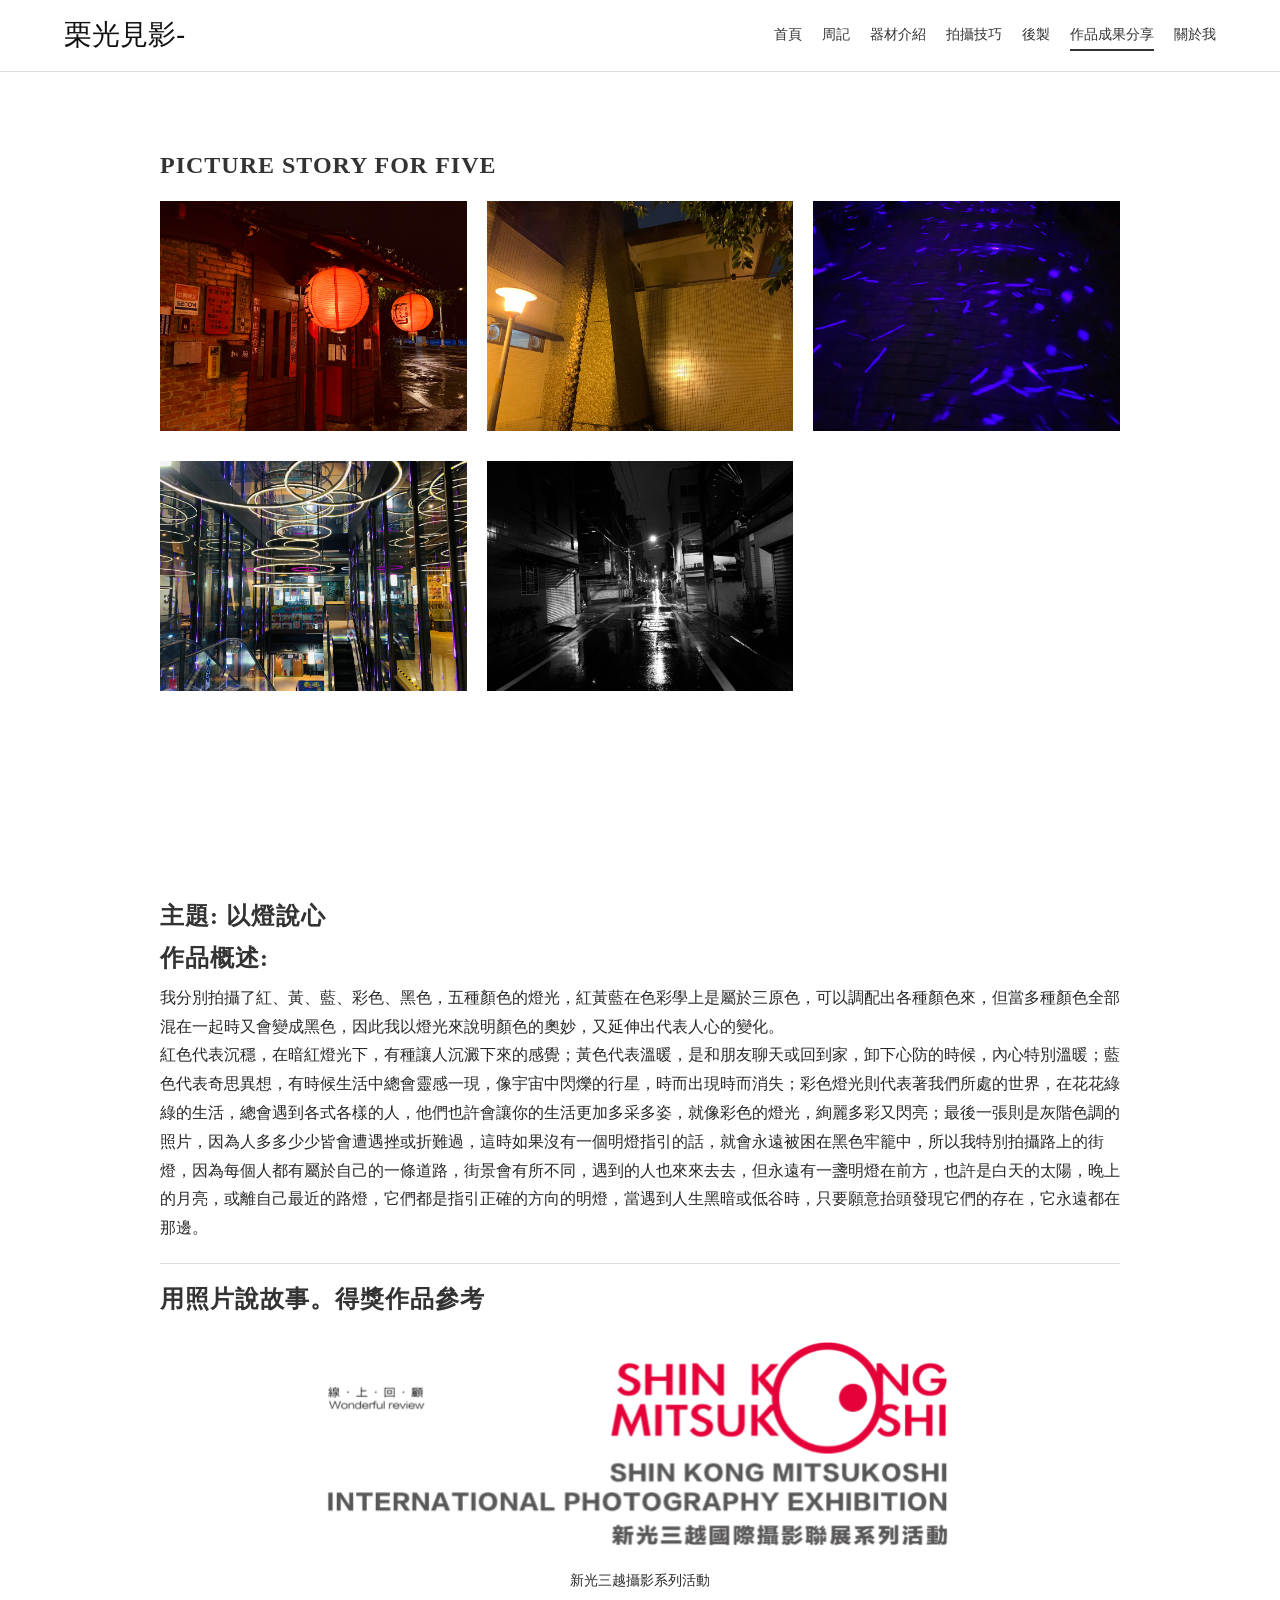
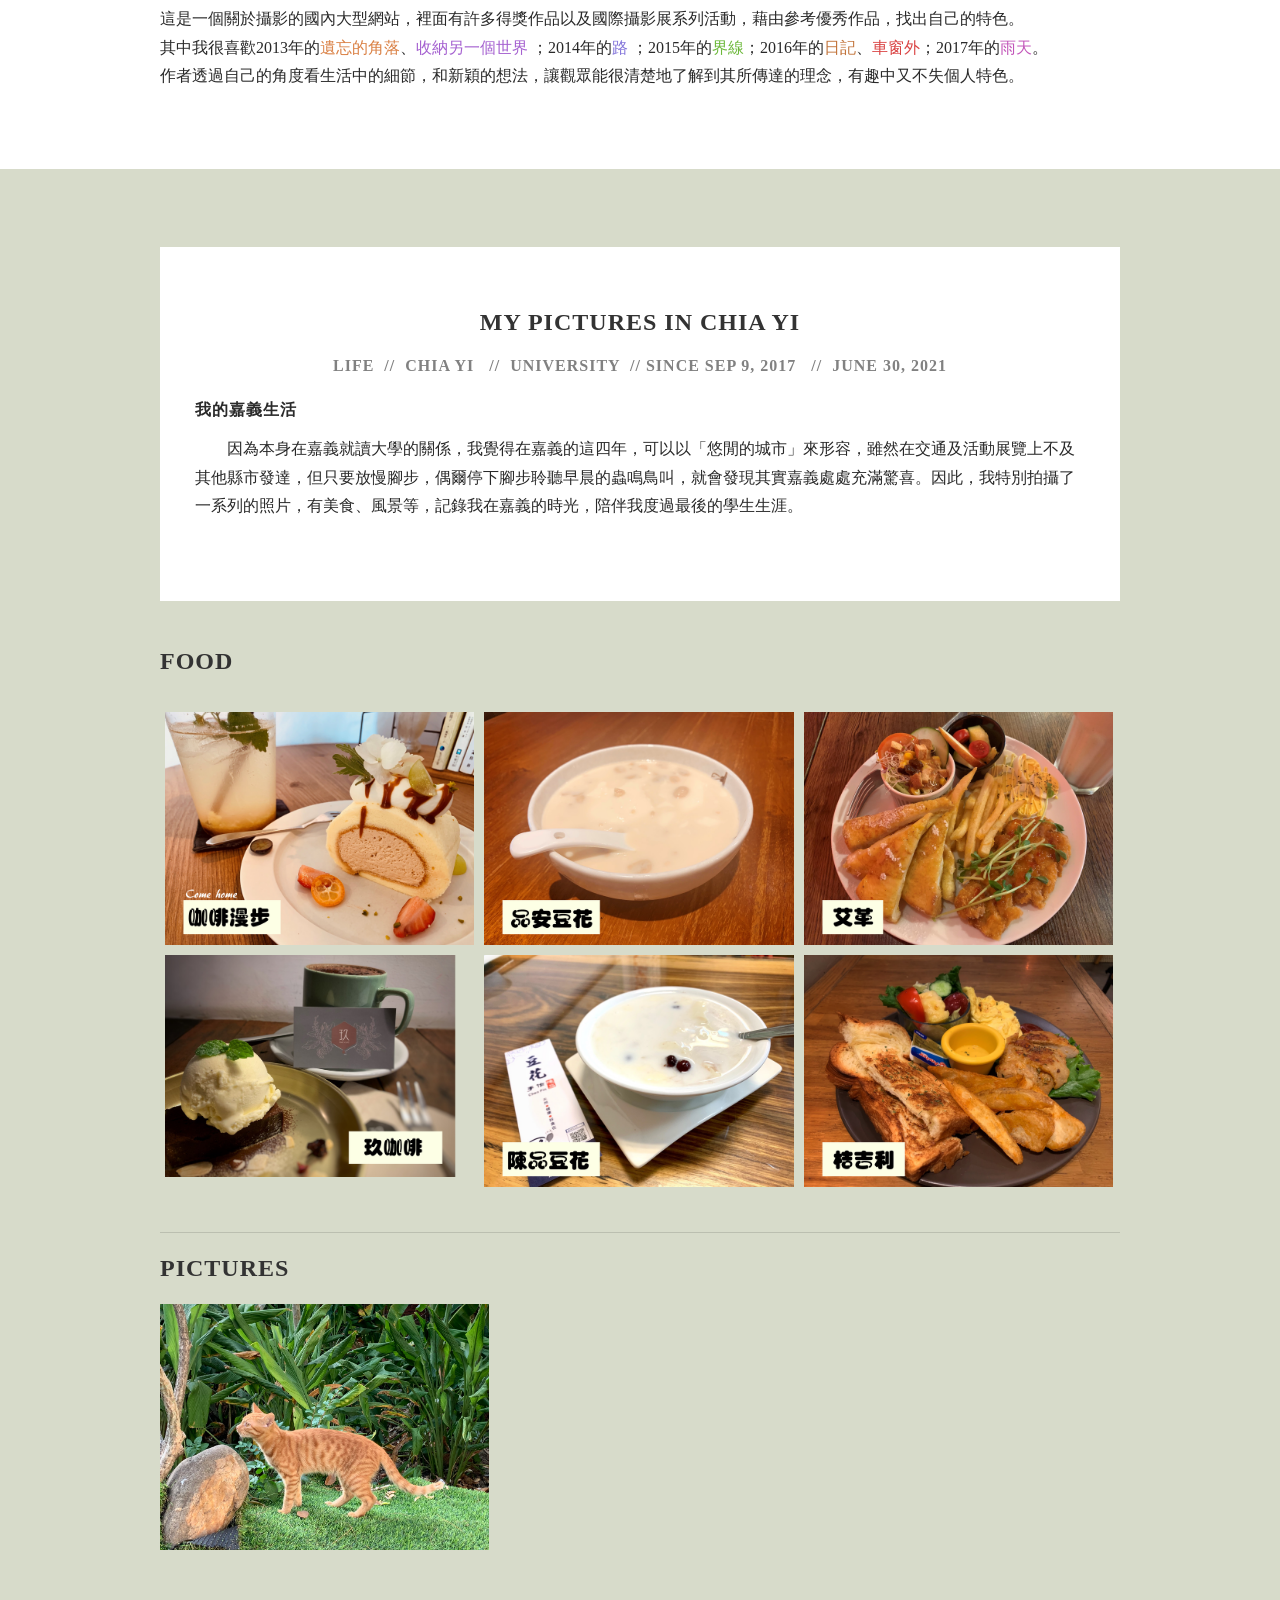
<file: 203162169725104265242099820139.html>
<!doctype html><html lang="zh-Hant"><head><meta charset="utf-8"><meta name="viewport" content="width=device-width, initial-scale=1"><title>作品成果分享 | 栗光見影</title><link rel="stylesheet" href="assets/66204be0de2a967e817d.css"><link rel="stylesheet" href="gallery.css"><link rel="stylesheet" href="migration.css"></head><body class="icontent_container"><header class="backup-header"><a class="backup-brand" href="index.html">栗光見影-</a><nav aria-label="主要導覽"><a href="index.html">首頁</a><a href="journal.html">周記</a><a href="equipment.html">器材介紹</a><a href="techniques.html">拍攝技巧</a><a href="postprocessing.html">後製</a><a href="gallery.html" aria-current="page">作品成果分享</a><a href="story.html">關於我</a></nav></header><div id="icontent" class="icontent wsite-page-203162169725104265242099820139 no-header-page wsite-theme-light"><div class="wrapper">
    <div id="main-wrap">
      <div id="weebly-area-145" class="weebly-area wsite-elements wsite-not-footer wsite-platform-area">
	<div id="weebly-area-145" class="weebly-content-area ">
	
</div>
</div><div id="secondlist" class="weebly-area wsite-elements  wsite-not-footer">
	<div class="wsite-section-wrap">
	<div class="wsite-section wsite-body-section wsite-section-bg-color wsite-background-section-33" style="height: auto; background-color: #ffffff; background-image: none; is_customized: false;" data-section="33">
		<div class="wsite-section-content">
        <div class="container">
			<div class="wsite-section-elements">
				<div id="weebly-area-149" class="weebly-content-area weebly-area-active">
	<div class="inside" id="inside_220436361519761346">
	<div class="element-box">
		<div class="element-box-contents">
			<h2 class="element wsite-content-title editable-text" id="428660265120259430">picture story for five</h2>
		</div>
	</div>
</div>
<div class="inside wsite-multicol-li" id="inside_416638962844321374">
	<div class="element-box">
		<div class="element-box-contents">
			<div class="element" id="122219356719057871"><div class="wsite-multicol"><div class="wsite-multicol-table-wrap" style="margin:0 -10px;">
	<table class="wsite-multicol-table">
		<tbody class="wsite-multicol-tbody">
			<tr class="wsite-multicol-tr">
<td class="wsite-multicol-col" id="122219356719057871-col0" style="width:33.333333333333336%; padding:0 10px;">
	<div class="columnlist" id="122219356719057871-col0-ul">
		<div class="inside wsite-image wsite-image-move" id="inside_328109276424899057">
	<div class="element-box">
		<div class="element-box-contents">
			<div class="element" id="298158216653898942"><div class="wsite-image wsite-image-border-none " style="padding-top:10px;padding-bottom:10px;margin-left:0;margin-right:0;text-align:right">
<a title="啟動的連結曾經發布過">
<div class="ui-wrapper" style="overflow: visible; position: relative; width: 670px; height: 502px; top: 0px; left: 0px; margin: 0px; display: inline-block; vertical-align: baseline;"><img src="assets/24c996549b8874648217.jpg" alt="Picture" style="width: 670px; max-width: 100%; margin: 0px !important; resize: none; position: static; zoom: 1; display: block; height: 502px;" class="ui-draggable-handle ui-resizable"><div class="ui-resizable-handle ui-resizable-se ui-icon ui-icon-gripsmall-diagonal-se imageresizer" style="z-index: 90; display: none;"></div></div>
</a>
<div style="display:block;font-size:90%"></div>
</div></div>
		</div>
	</div>
</div><div class="inside wsite-image wsite-image-move" id="inside_951418544377797649">
	<div class="element-box">
		<div class="element-box-contents">
			<div class="element" id="623086124143624267"><div class="wsite-image wsite-image-border-none " style="padding-top:10px;padding-bottom:10px;margin-left:0;margin-right:0;text-align:right">
<a title="啟動的連結曾經發布過">
<div class="ui-wrapper" style="overflow: visible; position: relative; width: 670px; height: 502px; top: 0px; left: 0px; margin: 0px; display: inline-block; vertical-align: baseline;"><img src="assets/47742e73f0bb8a3a76ee.jpg" alt="Picture" style="width: 670px; max-width: 100%; margin: 0px !important; resize: none; position: static; zoom: 1; display: block; height: 502px;" class="ui-draggable-handle ui-resizable"><div class="ui-resizable-handle ui-resizable-se ui-icon ui-icon-gripsmall-diagonal-se imageresizer" style="z-index: 90; display: none;"></div></div>
</a>
<div style="display:block;font-size:90%"></div>
</div></div>
		</div>
	</div>
</div>
	</div>
</td><td class="wsite-multicol-col" id="122219356719057871-col1" style="width:33.333333333333336%; padding:0 10px;">
	<div class="columnlist" id="122219356719057871-col1-ul">
		<div class="inside wsite-image wsite-image-move" id="inside_451934013904461572">
	<div class="element-box">
		<div class="element-box-contents">
			<div class="element" id="831539700986355028"><div class="wsite-image wsite-image-border-border-width:0 " style="padding-top:10px;padding-bottom:10px;margin-left:0px;margin-right:0px;text-align:center">
<a title="啟動的連結曾經發布過">
<div class="ui-wrapper" style="overflow: visible; position: relative; width: 670px; height: 502px; top: 0px; left: 0px; margin: 0px; display: inline-block; vertical-align: baseline;"><img src="assets/4a9a5d47cbe119d14c00.jpg" alt="Picture" style="width: 670px; max-width: 100%; margin: 0px !important; resize: none; position: static; zoom: 1; display: block; height: 502px;" class="ui-draggable-handle ui-resizable"><div class="ui-resizable-handle ui-resizable-se ui-icon ui-icon-gripsmall-diagonal-se imageresizer" style="z-index: 90; display: none;"></div></div>
</a>
<div style="display:block;font-size:90%"></div>
</div></div>
		</div>
	</div>
</div><div class="inside wsite-image wsite-image-move" id="inside_728500399458549329">
	<div class="element-box">
		<div class="element-box-contents">
			<div class="element" id="523746597627676271"><div class="wsite-image wsite-image-border-none " style="padding-top:10px;padding-bottom:10px;margin-left:0px;margin-right:0px;text-align:right">
<a title="啟動的連結曾經發布過">
<div class="ui-wrapper" style="overflow: visible; position: relative; width: 670px; height: 502px; top: 0px; left: 0px; margin: 0px; display: inline-block; vertical-align: baseline;"><img src="assets/f040787fa1414469157c.jpg" alt="Picture" style="width: 670px; max-width: 100%; margin: 0px !important; resize: none; position: static; zoom: 1; display: block; height: 502px;" class="ui-draggable-handle ui-resizable"><div class="ui-resizable-handle ui-resizable-se ui-icon ui-icon-gripsmall-diagonal-se imageresizer" style="z-index: 90; display: none;"></div></div>
</a>
<div style="display:block;font-size:90%"></div>
</div></div>
		</div>
	</div>
</div>
	</div>
</td><td class="wsite-multicol-col" id="122219356719057871-col2" style="width:33.33333333333333%; padding:0 10px;">
	<div class="columnlist" id="122219356719057871-col2-ul">
		<div class="inside wsite-image wsite-image-move" id="inside_285211725778715393">
	<div class="element-box">
		<div class="element-box-contents">
			<div class="element" id="581898489685286243"><div class="wsite-image wsite-image-border-none " style="padding-top:10px;padding-bottom:10px;margin-left:0px;margin-right:0px;text-align:right">
<a title="啟動的連結曾經發布過">
<div class="ui-wrapper" style="overflow: visible; position: relative; width: 670px; height: 502px; top: 0px; left: 0px; margin: 0px; display: inline-block; vertical-align: baseline;"><img src="assets/5e049fd4efe65b535df1.jpg" alt="Picture" style="width: 670px; max-width: 100%; margin: 0px !important; resize: none; position: static; zoom: 1; display: block; height: 502px;" class="ui-draggable-handle ui-resizable"><div class="ui-resizable-handle ui-resizable-se ui-icon ui-icon-gripsmall-diagonal-se imageresizer" style="z-index: 90; display: none;"></div></div>
</a>
<div style="display:block;font-size:90%"></div>
</div></div>
		</div>
	</div>
</div>
	</div>
</td>			</tr>
		</tbody>
	</table>
</div></div></div>
		</div>
	</div>
</div>
<div class="inside wsite-spacer-li" id="inside_994473839766798543">
	<div class="element-box w-handle ui-draggable-handle">
		<div class="element-box-contents">
			<div class="element wsite-spacer ui-resizable" id="661250211290209354" style="height:35px;"><span class="wsite-spacer-label">空格字元</span><div class="ui-resizable-handle ui-resizable-s" style=""></div></div>
		</div>
	</div>
</div>

</div>
			</div>
		</div>
      </div>

			<div class="wsite-element-section-highlight"></div>
	</div>
</div>
<div class="wsite-section-wrap">
	<div class="wsite-section wsite-body-section wsite-background-section-3" data-section="3">
		<div class="wsite-section-content">
        <div class="container">
			<div class="wsite-section-elements">
				<div id="weebly-area-151" class="weebly-content-area weebly-area-active">
	<div class="inside" id="inside_777122185256448784">
	<div class="element-box">
		<div class="element-box-contents">
			<h2 class="element wsite-content-title editable-text" id="148565637486106216">主題: 以燈說心</h2>
		</div>
	</div>
</div>
<div class="inside" id="inside_856472881387084264">
	<div class="element-box">
		<div class="element-box-contents">
			<h2 class="element wsite-content-title editable-text" id="244705749127224299">作品概述:</h2>
		</div>
	</div>
</div>
<div class="inside wsite-text" id="inside_376414329570288698">
	<div class="element-box">
		<div class="element-box-contents">
			<div class="element paragraph editable-text" id="422024329967278685">我分別拍攝了紅、黃、藍、彩色、黑色，五種顏色的燈光，紅黃藍在色彩學上是屬於三原色，可以調配出各種顏色來，但當多種顏色全部混在一起時又會變成黑色，因此我以燈光來說明顏色的奧妙，又延伸出代表人心的變化。<br>紅色代表沉穩，在暗紅燈光下，有種讓人沉澱下來的感覺；黃色代表溫暖，是和朋友聊天或回到家，卸下心防的時候，內心特別溫暖；藍色代表奇思異想，有時候生活中總會靈感一現，像宇宙中閃爍的行星，時而出現時而消失；彩色燈光則代表著我們所處的世界，在花花綠綠的生活，總會遇到各式各樣的人，他們也許會讓你的生活更加多采多姿，就像彩色的燈光，絢麗多彩又閃亮；最後一張則是灰階色調的照片，因為人多多少少皆會遭遇挫或折難過，這時如果沒有一個明燈指引的話，就會永遠被困在黑色牢籠中，所以我特別拍攝路上的街燈，因為每個人都有屬於自己的一條道路，街景會有所不同，遇到的人也來來去去，但永遠有一盞明燈在前方，也許是白天的太陽，晚上的月亮，或離自己最近的路燈，它們都是指引正確的方向的明燈，當遇到人生黑暗或低谷時，只要願意抬頭發現它們的存在，它永遠都在那邊。</div>
		</div>
	</div>
</div>
<div class="inside" id="inside_444518242342698909">
	<div class="element-box">
		<div class="element-box-contents">
			<div class="element" id="945380278194166103"><div style="height: 20px; overflow: hidden; width: 100%;"></div>
<hr class="styled-hr" style="width:100%;">
<div style="height: 20px; overflow: hidden; width: 100%;"></div></div>
		</div>
	</div>
</div>
<div class="inside" id="inside_614116652209146521">
	<div class="element-box">
		<div class="element-box-contents">
			<h2 class="element wsite-content-title editable-text" id="950290269700321831">用照片說故事。得獎作品參考</h2>
		</div>
	</div>
</div>
<div class="inside wsite-image wsite-image-move" id="inside_291384204509071501">
	<div class="element-box">
		<div class="element-box-contents">
			<div class="element" id="521181530992141835"><div class="wsite-image wsite-image-border-none " style="padding-top:10px;padding-bottom:10px;margin-left:0px;margin-right:0px;text-align:center">
<a href="https://culture.skm.com.tw/event.asp?tx_sn=65&amp;ct_sn=910" target="_blank" title="啟動的連結曾經發布過">
<div class="ui-wrapper" style="overflow: visible; position: relative; width: 670px; height: 221px; top: 0px; left: 0px; margin: 0px; display: inline-block; vertical-align: baseline;"><img src="assets/08539b5373027a6d8185.png" alt="Picture" style="width: 670px; max-width: 100%; margin: 0px !important; resize: none; position: static; zoom: 1; display: block; height: 221px;" class="ui-draggable-handle ui-resizable"><div class="ui-resizable-handle ui-resizable-se ui-icon ui-icon-gripsmall-diagonal-se imageresizer" style="z-index: 90; display: none;"></div></div>
</a>
<div style="display:block;font-size:90%">新光三越攝影系列活動</div>
</div></div>
		</div>
	</div>
</div>
<div class="inside wsite-text" id="inside_393715402516729087">
	<div class="element-box">
		<div class="element-box-contents">
			<div class="element paragraph editable-text" id="605052753860583288">這是一個關於攝影的國內大型網站，裡面有許多得獎作品以及國際攝影展系列活動，藉由參考優秀作品，找出自己的特色。<br>其中我很喜歡2013年的<a href="https://www.flickr.com/photos/125869893@N08/sets/72157646168186944/" target="_blank" title=""><font color="#da8044">遺忘的角落</font></a>、<a href="https://www.flickr.com/photos/125869893@N08/sets/72157645756957779/" target="_blank" title=""><font color="#a561d0">收納另一個世界</font></a> ；2014年的<a href="https://www.flickr.com/photos/125869893@N08/sets/72157646060033556/" target="_blank" title=""><font color="#8273da">路</font></a> ；2015年的<a href="https://www.flickr.com/photos/125869893@N08/sets/72157653053240379" target="_blank" title=""><font color="#6cb83a">界線</font></a>；2016年的<a href="https://www.flickr.com/photos/125869893@N08/albums/72157671659131165" target="_blank" title=""><font color="#c2743b">日記</font></a>、<a href="https://www.flickr.com/photos/125869893@N08/albums/72157671566749396" target="_blank" title=""><font color="#da4444">車窗外</font></a>；2017年的<a href="https://www.flickr.com/photos/125869893@N08/albums/72157686647204996" target="_blank" title=""><font color="#c255b9">雨天</font></a>。<br>​作者透過自己的角度看生活中的細節，和新穎的想法，讓觀眾能很清楚地了解到其所傳達的理念，有趣中又不失個人特色。</div>
		</div>
	</div>
</div>

</div>
			</div>
		</div>
      </div>

			<div class="wsite-element-section-highlight"></div>
	</div>
</div>
<div class="wsite-section-wrap">
	<div class="wsite-section wsite-body-section wsite-section-bg-color wsite-background-section-19" style="height: auto; background-color: #d7dbca; background-image: none;" data-section="19">
		<div class="wsite-section-content">
        <div class="container">
			<div class="wsite-section-elements">
				<div id="weebly-area-153" class="weebly-content-area weebly-area-active">
	<div class="inside" id="inside_154264269836399775">
	<div class="element-box">
		<div class="element-box-contents" id="154264269836399775">
			<div data-platform-peid="154264269836399775" class="element" id="911996552343099122"><style type="text/css">
	#element-20ee5d47-41c1-42e3-aab4-acf4fb3a4d9d .colored-box-content {
  clear: both;
  float: left;
  width: 100%;
  -moz-box-sizing: border-box;
  -webkit-box-sizing: border-box;
  -ms-box-sizing: border-box;
  box-sizing: border-box;
  background-color: #ffffff;
  padding-top: 60px;
  padding-bottom: 30px;
  padding-left: 35px;
  padding-right: 35px;
  -webkit-border-top-left-radius: 0px;
  -moz-border-top-left-radius: 0px;
  border-top-left-radius: 0px;
  -webkit-border-top-right-radius: 0px;
  -moz-border-top-right-radius: 0px;
  border-top-right-radius: 0px;
  -webkit-border-bottom-left-radius: 0px;
  -moz-border-bottom-left-radius: 0px;
  border-bottom-left-radius: 0px;
  -webkit-border-bottom-right-radius: 0px;
  -moz-border-bottom-right-radius: 0px;
  border-bottom-right-radius: 0px;
}

</style><div id="element-20ee5d47-41c1-42e3-aab4-acf4fb3a4d9d" data-platform-element-id="848857247979793891-1.0.1" class="platform-element-contents"><div class="platform-element-overlay" style="display: none;"> </div>
	<div class="colored-box">
    <div class="colored-box-content">
        <div class="inside platform-element-child content-area-element" id="inside_320372970789165510" data-field-name="content" data-field-type="content" data-page-element-order="5" data-ucfid="941405030201844632" data-peid="320372970789165510">
	<div class="element-box">
		<div class="element-box-contents">
			<div class="element" id="941405030201844632"></div>
		</div>
	</div>
<ul class="content-area-list"><div class="inside" id="inside_996294563773711139" data-page-element-order="5">
	<div class="element-box">
		<div class="element-box-contents">
			<h2 class="element wsite-content-title editable-text" id="570553597721999200" style="text-align:center;">MY PICTUREs in CHIA YI</h2>
		</div>
	</div>
</div><div class="inside" id="inside_839018328238721456" data-page-element-order="6">
	<div class="element-box">
		<div class="element-box-contents">
			<h2 class="element wsite-content-title editable-text" id="270498075927823796" style="text-align:center;"><font color="#818181"><font size="3">LIfe  //  chia yi   //  university  // since sep 9, 2017   //  june 30, 2021</font></font></h2>
		</div>
	</div>
</div><div class="inside wsite-multicol-li" id="inside_923265412741962669" data-page-element-order="7">
	<div class="element-box">
		<div class="element-box-contents">
			<div class="element" id="991813635658246392"><div class="wsite-multicol"><div class="wsite-multicol-table-wrap" style="margin:0 -15px;">
	<table class="wsite-multicol-table">
		<tbody class="wsite-multicol-tbody">
			<tr class="wsite-multicol-tr">
<td class="wsite-multicol-col" id="991813635658246392-col0" style="width:50%; padding:0 15px;">
	<div class="columnlist" id="991813635658246392-col0-ul">
		<div class="inside" id="inside_407828048293927038">
	<div class="element-box">
		<div class="element-box-contents">
			<h2 class="element wsite-content-title editable-text" id="168621123231990568"><font color="#2a2a2a" size="3">我的嘉義生活</font></h2>
		</div>
	</div>
</div>
	</div>
</td><td class="wsite-multicol-col" id="991813635658246392-col1" style="width:50%; padding:0 15px;">
	<div class="columnlist" id="991813635658246392-col1-ul">
		<div class="inside wsite-spacer-li" id="inside_541376474341800588">
	<div class="element-box w-handle ui-draggable-handle">
		<div class="element-box-contents">
			<div class="element wsite-spacer ui-resizable" id="694459028226703097" style="height:43px;"><span class="wsite-spacer-label">空格字元</span><div class="ui-resizable-handle ui-resizable-s" style=""></div></div>
		</div>
	</div>
</div>
	</div>
</td>			</tr>
		</tbody>
	</table>
</div></div></div>
		</div>
	</div>
</div><div class="inside wsite-text" id="inside_701636549480181789" data-page-element-order="8">
	<div class="element-box">
		<div class="element-box-contents">
			<div class="element paragraph editable-text" id="252257661805299990"><span>        </span><span>因為本身在嘉義就讀大學的關係，我覺得在嘉義的這四年，可以以「悠閒的城市」來形容，雖然在交通及活動展覽上不及其他縣市發達，但只要放慢腳步，偶爾停下腳步聆聽早晨的蟲鳴鳥叫，就會發現其實嘉義處處充滿驚喜。因此，我特別拍攝了一系列的照片，有美食、風景等，記錄我在嘉義的時光，陪伴我度過最後的學生生涯</span>。</div>
		</div>
	</div>
</div><div class="inside wsite-spacer-li" id="inside_806588521899519817" data-page-element-order="9">
	<div class="element-box w-handle ui-draggable-handle">
		<div class="element-box-contents">
			<div class="element wsite-spacer ui-resizable" id="698480372210807696" style="height:50px;"><span class="wsite-spacer-label">空格字元</span><div class="ui-resizable-handle ui-resizable-s" style=""></div></div>
		</div>
	</div>
</div></ul></div>
    </div>
</div>
</div>
<div style="clear:both;"></div></div>
		</div>
	</div>
</div>
<div class="inside wsite-spacer-li" id="inside_343795450354343719">
	<div class="element-box w-handle ui-draggable-handle">
		<div class="element-box-contents">
			<div class="element wsite-spacer ui-resizable" id="736289728743718136" style="height:45px;"><span class="wsite-spacer-label">空格字元</span><div class="ui-resizable-handle ui-resizable-s" style=""></div></div>
		</div>
	</div>
</div>
<div class="inside" id="inside_847323211299038128">
	<div class="element-box">
		<div class="element-box-contents">
			<h2 class="element wsite-content-title editable-text" id="252448353942093375">FOOD</h2>
		</div>
	</div>
</div>
<div class="inside" id="inside_858276713902110235">
	<div class="element-box">
		<div class="element-box-contents">
			<div class="element" id="433329816954454762"><div style="height: 20px; overflow: hidden;"></div>
				<ul id="433329816954454762-gallery" class="imageGallery" style="line-height: 0px; margin: 0; padding: 0; list-style: none;"><li id="433329816954454762-imageContainer0" class="image-gallery-list-item" style="float:left;width:33.28%;margin:0;list-style:none;position:relative;z-index:5"><div id="433329816954454762-insideImageContainer0" style="position:relative;margin:5px;"><div class="galleryImageHolder" style="position:relative;width:100%;padding:0 0 75.00%;overflow:hidden;"><div class="galleryInnerImageHolder"><img src="assets/d9d23f7118e99a33f0d1.png" class="galleryImage" _width="800" _height="600" style="position:absolute;border:0;width:100%;top:0%;left:0%"><div class="galleryCaptionHolder " style=" display: none;"><div class="galleryCaptionHolderInnerBg"></div><div class="galleryCaptionHolderInner galleryCaptionsVisible"><div class="galleryCaptionInnerTextHolder"><div class="galleryCaptionInnerText"></div></div></div></div></div></div></div></li><li id="433329816954454762-imageContainer1" class="image-gallery-list-item" style="float:left;width:33.28%;margin:0;list-style:none;position:relative;z-index:5"><div id="433329816954454762-insideImageContainer1" style="position:relative;margin:5px;"><div class="galleryImageHolder" style="position:relative;width:100%;padding:0 0 75.00%;overflow:hidden;"><div class="galleryInnerImageHolder"><img src="assets/3e2d78426aafbe7344a7.png" class="galleryImage" _width="800" _height="600" style="position:absolute;border:0;width:100%;top:0%;left:0%"><div class="galleryCaptionHolder " style=" display: none;"><div class="galleryCaptionHolderInnerBg"></div><div class="galleryCaptionHolderInner galleryCaptionsVisible"><div class="galleryCaptionInnerTextHolder"><div class="galleryCaptionInnerText"></div></div></div></div></div></div></div></li><li id="433329816954454762-imageContainer2" class="image-gallery-list-item" style="float:left;width:33.28%;margin:0;list-style:none;position:relative;z-index:5"><div id="433329816954454762-insideImageContainer2" style="position:relative;margin:5px;"><div class="galleryImageHolder" style="position:relative;width:100%;padding:0 0 75.00%;overflow:hidden;"><div class="galleryInnerImageHolder"><img src="assets/b9b6ec010eff1039caad.png" class="galleryImage" _width="800" _height="600" style="position:absolute;border:0;width:100%;top:0%;left:0%"><div class="galleryCaptionHolder " style=" display: none;"><div class="galleryCaptionHolderInnerBg"></div><div class="galleryCaptionHolderInner galleryCaptionsVisible"><div class="galleryCaptionInnerTextHolder"><div class="galleryCaptionInnerText"></div></div></div></div></div></div></div></li><li id="433329816954454762-imageContainer3" class="image-gallery-list-item" style="float:left;width:33.28%;margin:0;list-style:none;position:relative;z-index:5"><div id="433329816954454762-insideImageContainer3" style="position:relative;margin:5px;"><div class="galleryImageHolder" style="position:relative;width:100%;padding:0 0 75.00%;overflow:hidden;"><div class="galleryInnerImageHolder"><img src="assets/6d50f513d3403f1b64b7.png" class="galleryImage" _width="800" _height="575" style="position:absolute;border:0;width:104.35%;top:0%;left:-2.17%"><div class="galleryCaptionHolder " style=" display: none;"><div class="galleryCaptionHolderInnerBg"></div><div class="galleryCaptionHolderInner galleryCaptionsVisible"><div class="galleryCaptionInnerTextHolder"><div class="galleryCaptionInnerText"></div></div></div></div></div></div></div></li><li id="433329816954454762-imageContainer4" class="image-gallery-list-item" style="float:left;width:33.28%;margin:0;list-style:none;position:relative;z-index:5"><div id="433329816954454762-insideImageContainer4" style="position:relative;margin:5px;"><div class="galleryImageHolder" style="position:relative;width:100%;padding:0 0 75.00%;overflow:hidden;"><div class="galleryInnerImageHolder"><img src="assets/4b64a6eb3ab4c3ec4473.png" class="galleryImage" _width="800" _height="600" style="position:absolute;border:0;width:100%;top:0%;left:0%"><div class="galleryCaptionHolder " style=" display: none;"><div class="galleryCaptionHolderInnerBg"></div><div class="galleryCaptionHolderInner galleryCaptionsVisible"><div class="galleryCaptionInnerTextHolder"><div class="galleryCaptionInnerText"></div></div></div></div></div></div></div></li><li id="433329816954454762-imageContainer5" class="image-gallery-list-item" style="float:left;width:33.28%;margin:0;list-style:none;position:relative;z-index:5"><div id="433329816954454762-insideImageContainer5" style="position:relative;margin:5px;"><div class="galleryImageHolder" style="position:relative;width:100%;padding:0 0 75.00%;overflow:hidden;"><div class="galleryInnerImageHolder"><img src="assets/c87b800106807a9a9492.png" class="galleryImage" _width="800" _height="600" style="position:absolute;border:0;width:100%;top:0%;left:0%"><div class="galleryCaptionHolder " style=" display: none;"><div class="galleryCaptionHolderInnerBg"></div><div class="galleryCaptionHolderInner galleryCaptionsVisible"><div class="galleryCaptionInnerTextHolder"><div class="galleryCaptionInnerText"></div></div></div></div></div></div></div></li><span style="display: block; clear: both; height: 0px; overflow: hidden;"></span></ul>
				<div style="height: 20px; overflow: hidden;"></div></div>
		</div>
	</div>
</div>
<div class="inside" id="inside_855998722531618318">
	<div class="element-box">
		<div class="element-box-contents">
			<div class="element" id="970003966431620571"><div style="height: 20px; overflow: hidden; width: 100%;"></div>
<hr class="styled-hr" style="width:100%;">
<div style="height: 20px; overflow: hidden; width: 100%;"></div></div>
		</div>
	</div>
</div>
<div class="inside wsite-multicol-li" id="inside_624283950341871050">
	<div class="element-box">
		<div class="element-box-contents">
			<div class="element" id="798987648559568829"><div class="wsite-multicol"><div class="wsite-multicol-table-wrap" style="margin:0 -15px;">
	<table class="wsite-multicol-table">
		<tbody class="wsite-multicol-tbody">
			<tr class="wsite-multicol-tr">
<td class="wsite-multicol-col" id="798987648559568829-col0" style="width:36.26262626262626%; padding:0 15px;">
	<div class="columnlist" id="798987648559568829-col0-ul">
		<div class="inside" id="inside_357211638475457441">
	<div class="element-box">
		<div class="element-box-contents">
			<h2 class="element wsite-content-title editable-text" id="914982274904779630">Pictures</h2>
		</div>
	</div>
</div><div class="inside wsite-image wsite-image-move" id="inside_207544942274601941">
	<div class="element-box">
		<div class="element-box-contents">
			<div class="element" id="588249592670378598"><div class="wsite-image wsite-image-border-none " style="padding-top:10px;padding-bottom:10px;margin-left:0;margin-right:0;text-align:center">
<a title="啟動的連結曾經發布過">
<div class="ui-wrapper" style="overflow: visible; position: relative; width: 670px; height: 502px; top: 0px; left: 0px; margin: 0px; display: inline-block; vertical-align: baseline;"><img src="assets/fba24a56df3101a9132d.jpg" alt="Picture" style="width: 670px; max-width: 100%; margin: 0px !important; resize: none; position: static; zoom: 1; display: block; height: 502px;" class="ui-draggable-handle ui-resizable"><div class="ui-resizable-handle ui-resizable-se ui-icon ui-icon-gripsmall-diagonal-se imageresizer" style="z-index: 90; display: none;"></div></div>
</a>
<div style="display:block;font-size:90%"></div>
</div></div>
		</div>
	</div>
</div>
	</div>
</td><td class="wsite-multicol-col" id="798987648559568829-col1" style="width:63.73737373737374%; padding:0 15px;">
	<div class="columnlist" id="798987648559568829-col1-ul">
		<div class="inside wsite-spacer-li" id="inside_878386020294039082">
	<div class="element-box w-handle ui-draggable-handle">
		<div class="element-box-contents">
			<div class="element wsite-spacer ui-resizable" id="375223311889518797" style="height:36px;"><span class="wsite-spacer-label">空格字元</span><div class="ui-resizable-handle ui-resizable-s" style=""></div></div>
		</div>
	</div>
</div>
	</div>
</td>			</tr>
		</tbody>
	</table>
</div></div></div>
		</div>
	</div>
</div>

</div>
			</div>
		</div>
      </div>

			<div class="wsite-element-section-highlight"></div>
	</div>
</div>

</div>
    </div>


    <div class="sticky-footer-push"></div>

  </div><div id="footer-wrap" style="display: none;">
    <div class="container"><div id="weebly-area-146" class="weebly-area weebly-content-area"></div><span id="weeblyfootertext" style="display: inline;"><div id="weebly-empty-footer" class="wsite-footer" style="position: relative;"><span class="weebly-empty-footer-message empty-element-message"></span><div class="wsite-spotlight-cover" style="cursor: pointer;"><div class="wsite-spotlight-cover-inner"></div></div></div></span><span id="weeblyfooterattribution" style="display:none;margin:1em 0 0;padding:0 0 1em;font-size:.8em"></span></div>
  </div>

  <div class="navmobile-wrapper">
    <div id="navmobile" class="nav"><div class="wsite-mobile-menu" style="display: block; height: 249px;"><div class="wsite-animation-wrap" style="position: relative;"></div></div>
</div>
  </div>

  <div id="wsite-menus"></div></div></body></html>
</file>
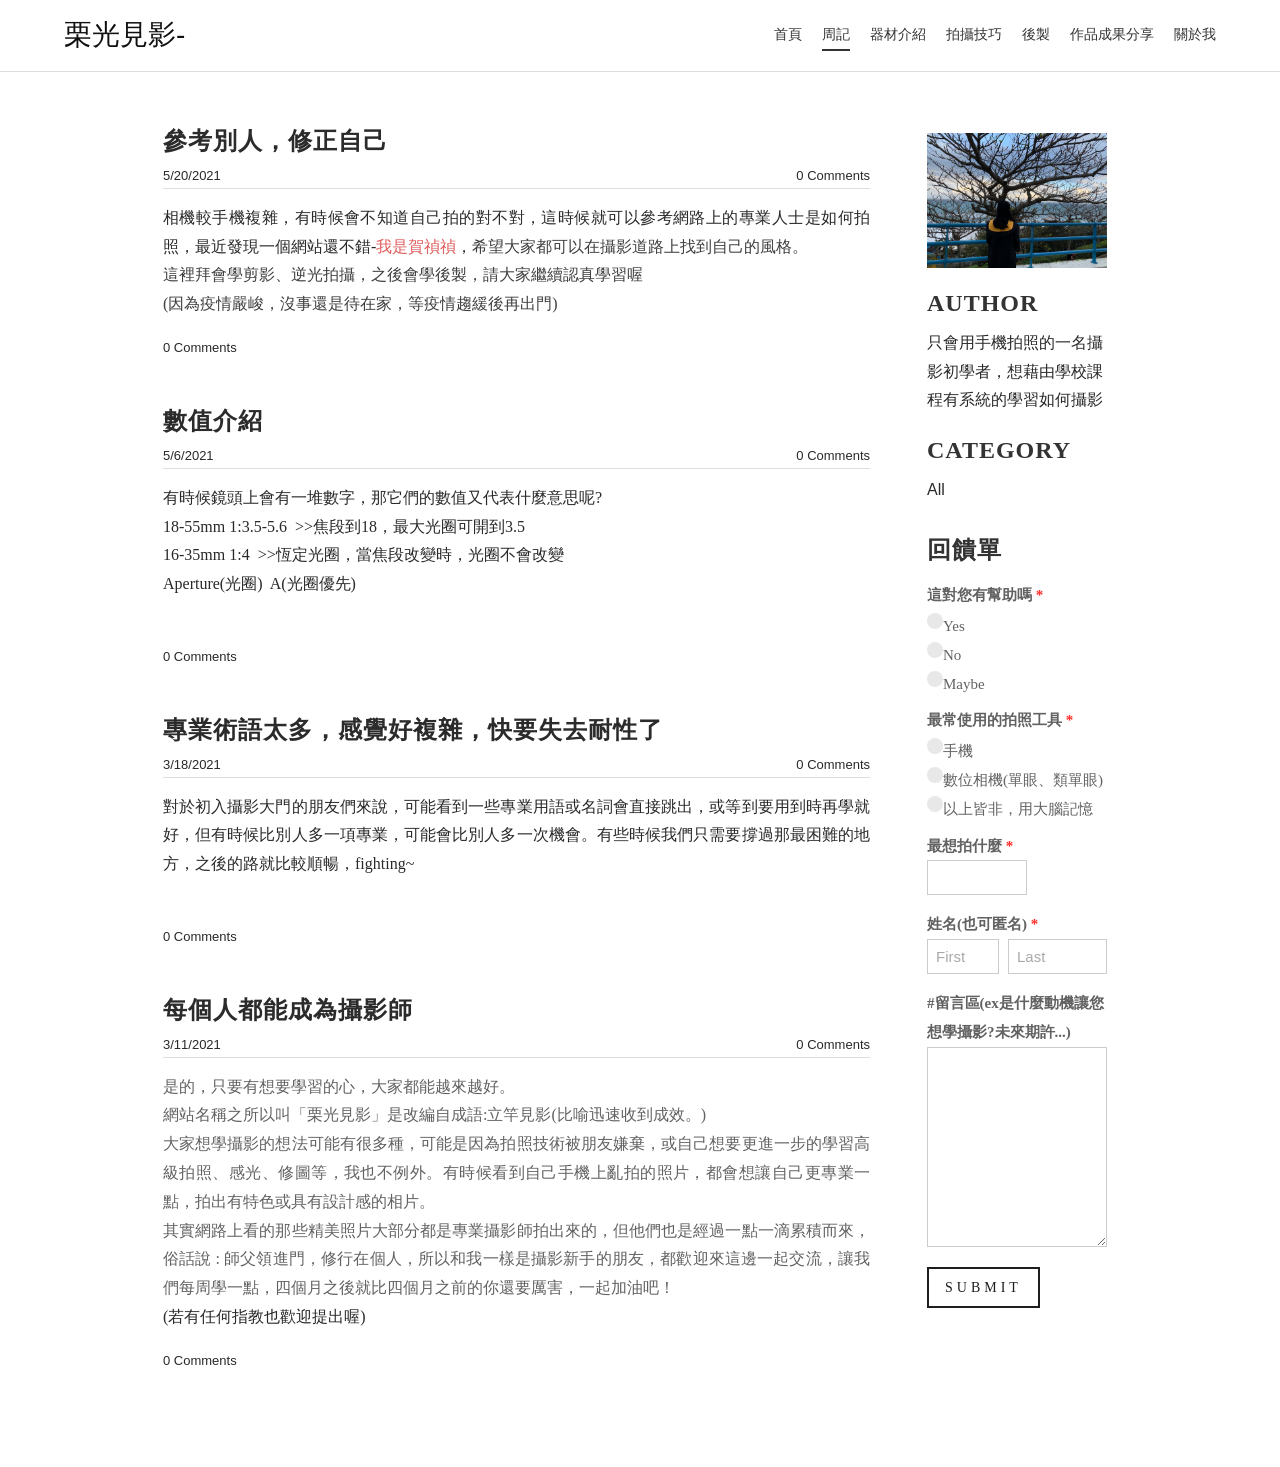
<file: 2160835352.html>
<!doctype html><html lang="zh-Hant"><head><meta charset="utf-8"><meta name="viewport" content="width=device-width, initial-scale=1"><title>周記 | 栗光見影</title><link rel="stylesheet" href="assets/66204be0de2a967e817d.css"><link rel="stylesheet" href="journal.css"><link rel="stylesheet" href="migration.css"></head><body class="icontent_container"><header class="backup-header"><a class="backup-brand" href="index.html">栗光見影-</a><nav aria-label="主要導覽"><a href="index.html">首頁</a><a href="journal.html" aria-current="page">周記</a><a href="equipment.html">器材介紹</a><a href="techniques.html">拍攝技巧</a><a href="postprocessing.html">後製</a><a href="gallery.html">作品成果分享</a><a href="story.html">關於我</a></nav></header><div id="icontent" class="icontent wsite-page-2160835352 no-header-page wsite-theme-light wsite-blog-index"><div class="wrapper">
    <div id="main-wrap">
      <div id="weebly-area-84" class="weebly-area wsite-elements wsite-not-footer wsite-platform-area">
	<div id="weebly-area-84" class="weebly-content-area ">
	
</div>
</div><div id="secondlist" class="weebly-area wsite-not-footer"><div class="weebly-content-area"><div class="wsite-section-content">
        <div class="container"><table id="blogTable" style="border: 0; width: 100%; table-layout: fixed" data-blog-id="912543110266076812" data-post-id="">
	<tbody><tr>
	    <td valign="top">
	        	<div class="blog-body blog-postlist"> 
				<div id="blog-post-924505003969655238" class="blog-post">
	
	
		<div class="blog-header">
			<h2 class="blog-title">
					<a class="blog-title-link blog-link" href="journal.html#" title="啟動的連結曾經發布過">參考別人，修正自己</a>

			</h2>
			<p class="blog-date">
					<span class="date-text">
		5/20/2021
	</span>

			</p>
			<p class="blog-comments">
					
		0 Comments
	

			</p>
		</div>
	
		<div class="blog-separator"> </div>
	
		<div class="blog-content">
				<div class="paragraph">相機較手機複雜，<span>有時候會不知道自己拍的對不對，</span>這時候就可以參考網路上的專業人士是如何拍照，最近發現一個網站還不錯-<a href="https://hojenjen.com/" target="_blank" title="啟動的連結曾經發布過"><font color="#e05c5c">我是賀</font></a><font color="#e05c5c">禎禎</font><font color="#2a2a2a">，</font><font color="#3f3f3f">希望大家都可以在攝影道路上找到自己的風格。<br>這裡拜會學剪影、逆光拍攝，之後會學後製，請大家繼續認真學習喔<br>(因為疫情嚴峻，沒事還是待在家，等疫情趨緩後再出門)</font></div>

		</div>
	
	
			<div class="blog-comments-bottom">
				
		0 Comments
	

		</div>
	
		<div class="blog-post-separator"></div>
	</div>	<div id="blog-post-467547565174444216" class="blog-post">
	
	
		<div class="blog-header">
			<h2 class="blog-title">
					<a class="blog-title-link blog-link" href="journal.html#" title="啟動的連結曾經發布過">數值介紹</a>

			</h2>
			<p class="blog-date">
					<span class="date-text">
		5/6/2021
	</span>

			</p>
			<p class="blog-comments">
					
		0 Comments
	

			</p>
		</div>
	
		<div class="blog-separator"> </div>
	
		<div class="blog-content">
				<div class="paragraph">有時候鏡頭上會有一堆數字，那它們的數值又代表什麼意思呢?<br>18-55mm 1:3.5-5.6  &gt;&gt;焦段到18，最大光圈可開到3.5<br>16-35mm 1:4  &gt;&gt;恆定光圈，當焦段改變時，光圈不會改變<br>Aperture(光圈)  A(光圈優先)<br><br></div>

		</div>
	
	
			<div class="blog-comments-bottom">
				
		0 Comments
	

		</div>
	
		<div class="blog-post-separator"></div>
	</div>	<div id="blog-post-168571674503302719" class="blog-post">
	
	
		<div class="blog-header">
			<h2 class="blog-title">
					<a class="blog-title-link blog-link" href="journal.html#" title="啟動的連結曾經發布過">專業術語太多，感覺好複雜，快要失去耐性了</a>

			</h2>
			<p class="blog-date">
					<span class="date-text">
		3/18/2021
	</span>

			</p>
			<p class="blog-comments">
					
		0 Comments
	

			</p>
		</div>
	
		<div class="blog-separator"> </div>
	
		<div class="blog-content">
				<div class="paragraph">對於初入攝影大門的朋友們來說，可能看到一些專業用語或名詞會直接跳出，或等到要用到時再學就好，但有時候比別人多一項專業，可能會比別人多一次機會。有些時候我們只需要撐過那最困難的地方，之後的路就比較順暢，fighting~<br>                                                                                                                                                               </div>

		</div>
	
	
			<div class="blog-comments-bottom">
				
		0 Comments
	

		</div>
	
		<div class="blog-post-separator"></div>
	</div>	<div id="blog-post-371204465707121571" class="blog-post">
	
	
		<div class="blog-header">
			<h2 class="blog-title">
					<a class="blog-title-link blog-link" href="journal.html#" title="啟動的連結曾經發布過">每個人都能成為攝影師</a>

			</h2>
			<p class="blog-date">
					<span class="date-text">
		3/11/2021
	</span>

			</p>
			<p class="blog-comments">
					
		0 Comments
	

			</p>
		</div>
	
		<div class="blog-separator"> </div>
	
		<div class="blog-content">
				<div class="paragraph" style="text-align:justify;"><font color="#626262">是的，只要有想要學習的心，大家都能越來越好。<br>網站名稱之所以叫「栗光見影」是改編自成語:立竿見影(比喻迅速收到成效。)<br>大家想學攝影的想法可能有很多種，可能是因為拍照技術被朋友嫌棄，或自己想要更進一步的學習高級拍照、感光、修圖等，我也不例外。有時候看到自己手機上亂拍的照片，都會想讓自己更專業一點，拍出有特色或具有設計感的相片。<br>其實網路上看的那些精美照片大部分都是專業攝影師拍出來的，但他們也是經過一點一滴累積而來，俗話說 : 師父領進門，修行在個人，所以和我一樣是攝影新手的朋友，都歡迎來這邊一起交流，讓我們每周學一點，四個月之後就比四個月之前的你還要厲害，一起加油吧！</font><br>(若有任何指教也歡迎提出喔)                                                                                                             </div>

		</div>
	
	
			<div class="blog-comments-bottom">
				
		0 Comments
	

		</div>
	
		<div class="blog-post-separator"></div>
	</div>



	</div>

	    </td>
	        <td class="blog-sidebar" valign="top">
	            <div id="303008422268191540-sidebar" class="column-blog"><div class="blog-sidebar-separator"><ul id="303008422268191540-sidebar" class="columnlist-blog weebly-area-active" style="margin: 0px; padding: 0px; height: auto;">
	<div class="inside wsite-image wsite-image-move" id="inside_410648391468176072">
	<div class="element-box">
		<div class="element-box-contents">
			<div class="element" id="429157691605201178"><div class="wsite-image wsite-image-border-none " style="padding-top:10px;padding-bottom:10px;margin-left:0;margin-right:0;text-align:center">
<a title="啟動的連結曾經發布過">
<img src="assets/f2aec36d52e8fbd18091.jpg" alt="Picture" style="width:180;max-width:100%" class="ui-draggable-handle">
</a>
<div style="display:block;font-size:90%"></div>
</div></div>
		</div>
	</div>
</div>
<div class="inside" id="inside_572612795935887522">
	<div class="element-box">
		<div class="element-box-contents">
			<h2 class="element blog-author-title editable-text" id="973333575800531310">Author</h2><p class="element editable-text" id="217412886994863460">只會用手機拍照的一名攝影初學者，想藉由學校課程有系統的學習如何攝影</p>
		</div>
	</div>
</div>
<div class="inside" id="inside_144126448260202119">
	<div class="element-box">
		<div class="element-box-contents">
			<h2 class="element blog-category-title editable-text" id="457873914905906893">CATEGORY</h2><p class="blog-category-list">
	<a href="journal.html" class="blog-link">All</a>
	<br>
</p>

		</div>
	</div>
</div>
<div class="inside" id="inside_980015731390422363">
	<div class="element-box">
		<div class="element-box-contents">
			<div class="element weebly-spotlighted" id="312783445991335902" style="position: relative;">

<weebly dont_include="">
	<div id="312783445991335902-form-parent" class="wsite-form-container" style="margin-top:10px;">
		<ul class="formlist" id="312783445991335902-form-list">
			<div class="inside" id="inside_121930313807306450">
	<div class="element-box">
		<div class="element-box-contents">
			<h2 class="element wsite-content-title editable-text" id="479716846552545256">回饋單</h2>
		</div>
	</div>
</div><div class="inside" id="inside_254623777162201940">
	<div class="element-box">
		<div class="element-box-contents">
			<div class="element" id="871622151743453949"><div class="wsite-form-field" style="margin:5px 0px 0px 0px;">
  <label class="wsite-form-label" for="input-871622151743453949">這對您有幫助嗎 <span class="form-required">*</span></label>
  <div class="wsite-form-radio-container">
    <span class="form-radio-container"><input type="radio" name="radio-803"><label>Yes</label></span><span class="form-radio-container"><input type="radio" name="radio-803"><label>No</label></span><span class="form-radio-container"><input type="radio" name="radio-803"><label>Maybe</label></span>
  </div>
  <div id="instructions-這對您有幫助嗎" class="wsite-form-instructions" style="display:none;"></div>
</div></div>
		</div>
	</div>
</div><div class="inside" id="inside_164329221866668995">
	<div class="element-box">
		<div class="element-box-contents">
			<div class="element" id="648720943879038836"><div class="wsite-form-field" style="margin:5px 0px 0px 0px;">
  <label class="wsite-form-label" for="input-648720943879038836">最常使用的拍照工具 <span class="form-required">*</span></label>
  <div class="wsite-form-radio-container">
    <span class="form-radio-container"><input type="radio" name="radio-991"><label>手機</label></span><span class="form-radio-container"><input type="radio" name="radio-991"><label>數位相機(單眼、類單眼)</label></span><span class="form-radio-container"><input type="radio" name="radio-991"><label>以上皆非，用大腦記憶</label></span>
  </div>
  <div id="instructions-最常使用的拍照工具" class="wsite-form-instructions" style="display:none;"></div>
</div></div>
		</div>
	</div>
</div><div class="inside" id="inside_158990453869308350">
	<div class="element-box">
		<div class="element-box-contents">
			<div class="element" id="598065580689126307"><div class="wsite-form-field" style="margin:5px 0px 15px 0px;">
				<label class="wsite-form-label" for="input-598065580689126307">最想拍什麼 <span class="form-required">*</span></label>
				<div class="wsite-form-input-container">
					<input id="input-598065580689126307" class="wsite-form-input wsite-input wsite-input-width-100px" type="text" name="_u598065580689126307">
				</div>
				<div id="instructions-598065580689126307" class="wsite-form-instructions" style="display:none;"></div>
			</div></div>
		</div>
	</div>
</div><div class="inside" id="inside_634561068776616276">
	<div class="element-box">
		<div class="element-box-contents">
			<div class="element" id="733794460879770491"><div class="wsite-form-field wsite-name-field" style="margin:5px 0px 5px 0px;">
				<label class="wsite-form-label">姓名(也可匿名) <span class="form-required">*</span></label>
				<div style="clear:both;"></div>
				<div class="wsite-form-input-container wsite-form-left wsite-form-input-first-name">
					<input id="input-733794460879770491" class="wsite-form-input wsite-input" placeholder="First" type="text" name="_u733794460879770491[first]">
					<label class="wsite-form-sublabel" for="input-733794460879770491">First</label>
				</div>
				<div class="wsite-form-input-container wsite-form-right wsite-form-input-last-name">
					<input id="input-733794460879770491-1" class="wsite-form-input wsite-input" placeholder="Last" type="text" name="_u733794460879770491[last]">
					<label class="wsite-form-sublabel" for="input-733794460879770491-1">Last</label>
				</div>
				<div id="instructions-733794460879770491" class="wsite-form-instructions" style="display:none;"></div>
			</div>
			<div style="clear:both;"></div></div>
		</div>
	</div>
</div><div class="inside" id="inside_501829724220253525">
	<div class="element-box">
		<div class="element-box-contents">
			<div class="element" id="750071739376372994"><div class="wsite-form-field" style="margin:5px 0px 5px 0px;">
				<label class="wsite-form-label" for="input-750071739376372994">#留言區(ex是什麼動機讓您想學攝影?未來期許...) <span class="form-not-required">*</span></label>
				<div class="wsite-form-input-container">
					<textarea id="input-750071739376372994" class="wsite-form-input wsite-input wsite-input-width-370px" name="_u750071739376372994" style="height: 200px"></textarea>
				</div>
				<div id="instructions-750071739376372994" class="wsite-form-instructions" style="display:none;"></div>
			</div></div>
		</div>
	</div>
</div>
		</ul>
		
	</div>

	<div style="text-align:left; margin-top:10px; margin-bottom:10px;">
		<input type="hidden" name="ucfid">
		<a class="wsite-button" role="button" aria-label="Submit" title="啟動的連結曾經發布過">
			<span class="wsite-button-inner">Submit</span>
		</a>
	</div>
</weebly>
<div class="wsite-spotlight-cover" title="若要新增或編輯這些欄位，請按一下表單。" style="cursor: pointer;"><div class="wsite-spotlight-cover-inner"></div></div></div>
		</div>
	</div>
</div>

</ul></div></div>

	        </td>
	</tr>
</tbody></table>
</div>
      </div></div></div>
    </div>


    <div class="sticky-footer-push"></div>

  </div><div id="footer-wrap" style="display: none;">
    <div class="container"><div id="weebly-area-85" class="weebly-area weebly-content-area"></div><span id="weeblyfootertext" style="display: inline;"><div id="weebly-empty-footer" class="wsite-footer" style="position: relative;"><span class="weebly-empty-footer-message empty-element-message"></span><div class="wsite-spotlight-cover" style="cursor: pointer;"><div class="wsite-spotlight-cover-inner"></div></div></div></span><span id="weeblyfooterattribution" style="display:none;margin:1em 0 0;padding:0 0 1em;font-size:.8em"></span></div>
  </div>

  <div class="navmobile-wrapper">
    <div id="navmobile" class="nav"><div class="wsite-mobile-menu" style="display: block; height: 249px;"><div class="wsite-animation-wrap" style="position: relative;"></div></div>
</div>
  </div>

  <div id="wsite-menus"></div></div></body></html>
</file>
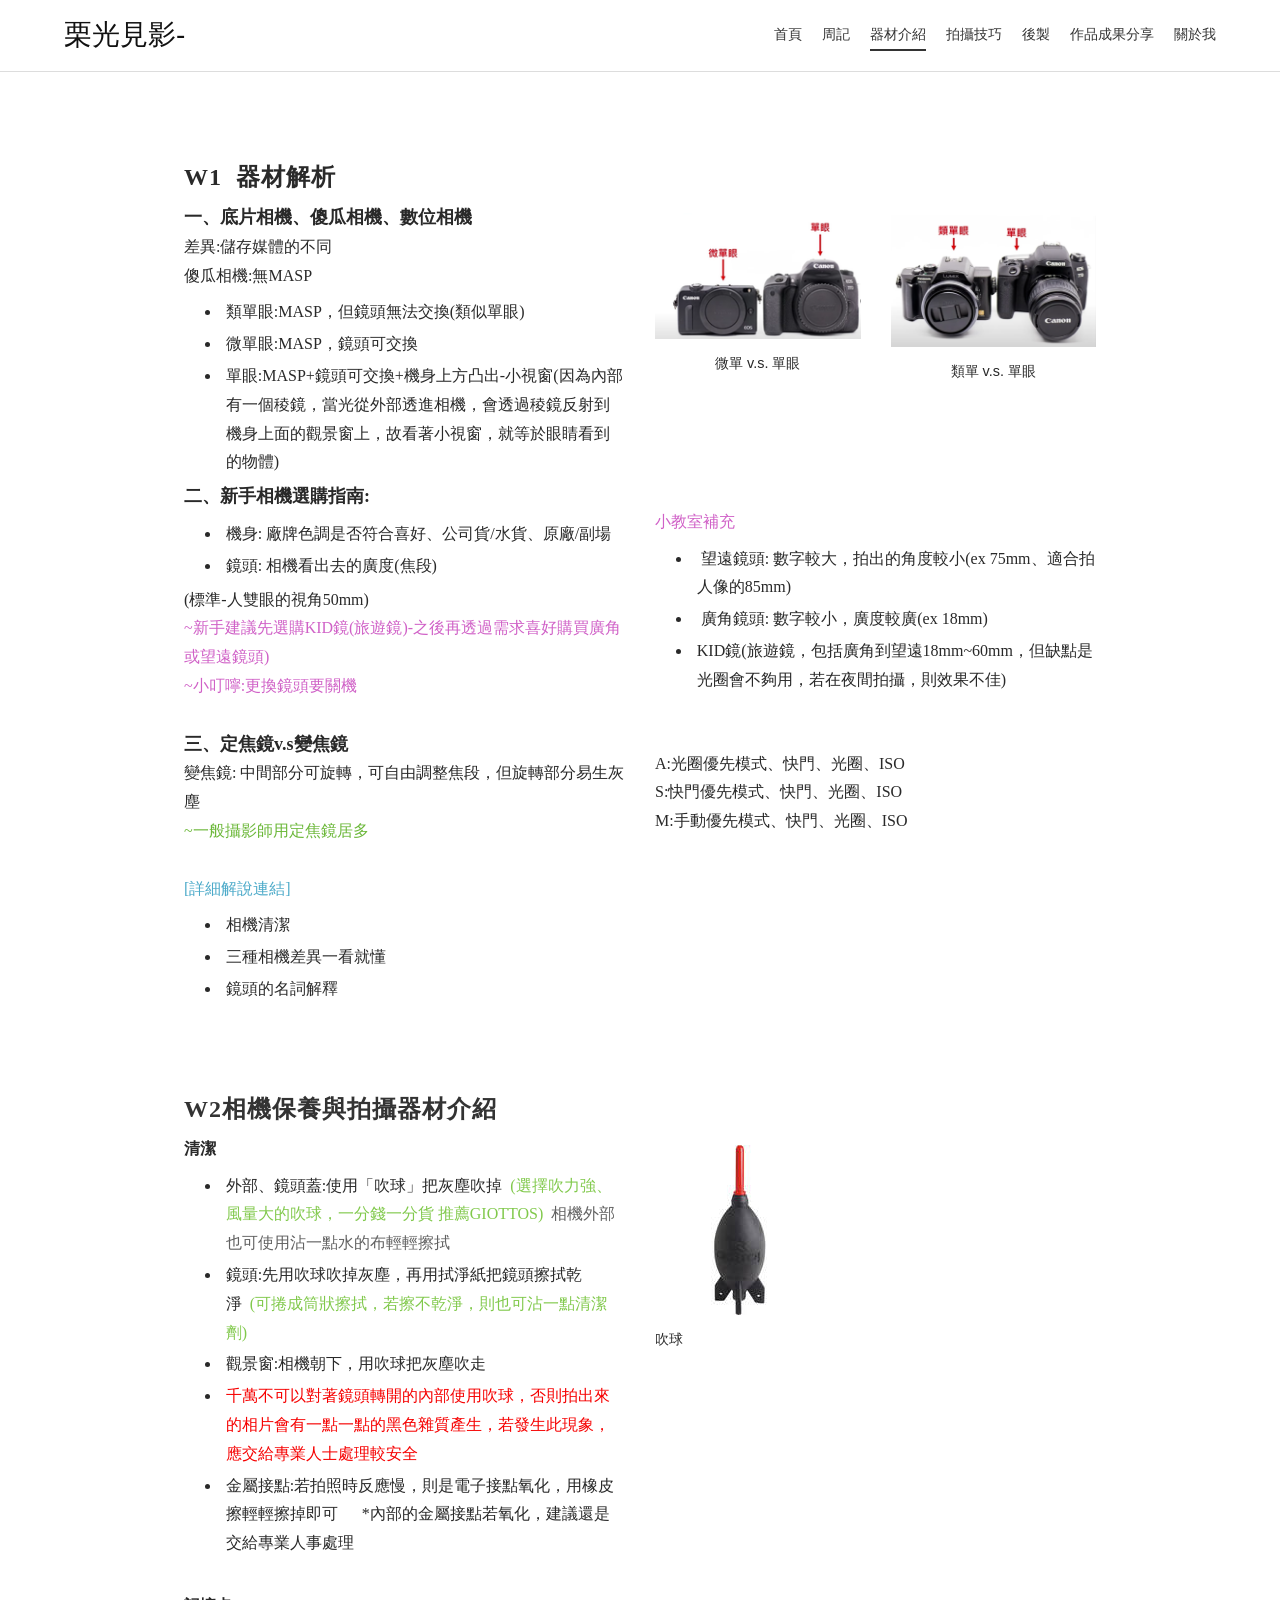
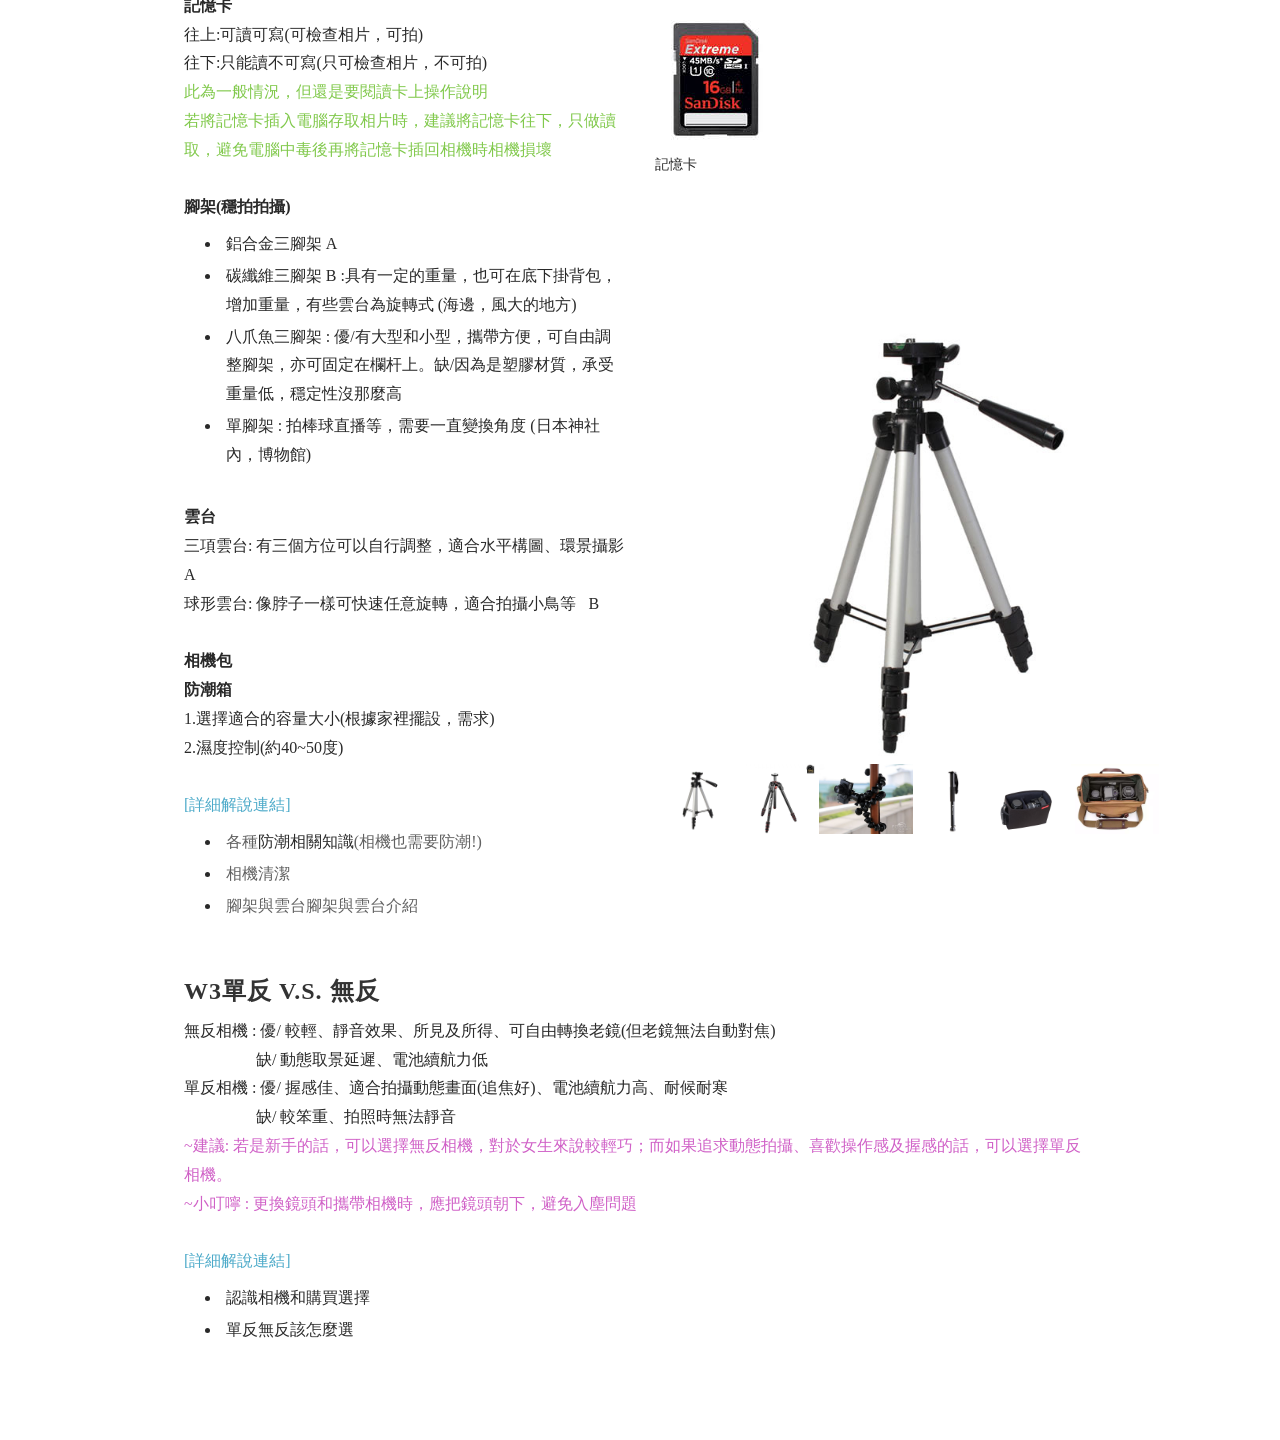
<file: 22120264482017132057.html>
<!doctype html><html lang="zh-Hant"><head><meta charset="utf-8"><meta name="viewport" content="width=device-width, initial-scale=1"><title>器材介紹 | 栗光見影</title><link rel="stylesheet" href="assets/66204be0de2a967e817d.css"><link rel="stylesheet" href="equipment.css"><link rel="stylesheet" href="migration.css"></head><body class="icontent_container"><header class="backup-header"><a class="backup-brand" href="index.html">栗光見影-</a><nav aria-label="主要導覽"><a href="index.html">首頁</a><a href="journal.html">周記</a><a href="equipment.html" aria-current="page">器材介紹</a><a href="techniques.html">拍攝技巧</a><a href="postprocessing.html">後製</a><a href="gallery.html">作品成果分享</a><a href="story.html">關於我</a></nav></header><div id="icontent" class="icontent wsite-page-22120264482017132057 header-page  wsite-theme-light"><div class="wrapper">
		<div id="main-wrap">
			<div id="weebly-area-119" class="weebly-area wsite-elements wsite-not-footer wsite-platform-area">
	<div id="weebly-area-119" class="weebly-content-area ">
	
</div>
</div><div id="secondlist" class="weebly-area wsite-elements  wsite-not-footer">
	<div class="wsite-section-wrap">
	<div class="wsite-section wsite-body-section wsite-background-section-20" style="height: 790px;" data-section="20">
		<div class="wsite-section-content">
				<div class="container">
			<div class="wsite-section-elements">
				<div id="weebly-area-124" class="weebly-content-area weebly-area-active">
	<div class="inside" id="inside_371990764801455929">
	<div class="element-box">
		<div class="element-box-contents">
			<h2 class="element wsite-content-title editable-text" id="188496771972456794"><font color="#2a2a2a">W1  器材解析</font></h2>
		</div>
	</div>
</div>
<div class="inside wsite-multicol-li" id="inside_400660356950336970">
	<div class="element-box">
		<div class="element-box-contents">
			<div class="element" id="910496115121364777"><div class="wsite-multicol"><div class="wsite-multicol-table-wrap" style="margin:0 -15px;">
	<table class="wsite-multicol-table">
		<tbody class="wsite-multicol-tbody">
			<tr class="wsite-multicol-tr">
<td class="wsite-multicol-col" id="910496115121364777-col0" style="width:50%; padding:0 15px;">
	<div class="columnlist" id="910496115121364777-col0-ul">
		<div class="inside wsite-text" id="inside_243602782726500534">
	<div class="element-box">
		<div class="element-box-contents">
			<div class="element paragraph editable-text" id="453062085852334621"><strong><font size="4">一、底片相機、傻瓜相機、數位相機</font></strong><br>差異:儲存媒體的不同 <br>傻瓜相機:無MASP<ul><li>類單眼:MASP，但鏡頭無法交換(類似單眼)</li><li>微單眼:MASP，鏡頭可交換</li><li>單眼:MASP+鏡頭可交換+機身上方凸出-小視窗(因為內部有一個稜鏡，當光從外部透進相機，會透過稜鏡反射到機身上面的觀景窗上，故看著小視窗，就等於眼睛看到的物體)</li></ul> <strong><font size="4">二、新手相機選購指南:</font></strong><ul><li>機身: 廠牌色調是否符合喜好、公司貨/水貨、原廠/副場</li><li>鏡頭: 相機看出去的廣度(焦段)               </li></ul> (標<span>準-人雙眼的視角50mm)</span><br><font color="#d061c7">​~新手建議先選購KID鏡(旅遊鏡)-之後</font><span><font color="#d061c7">再透過需求喜好購買廣角或望遠鏡頭)<br>~小叮嚀:更換鏡頭要關機</font><br><br><strong><font size="4">三、定焦鏡v.s變焦鏡</font></strong></span><br>變焦鏡: 中間部分可旋轉，可自由調整焦段，但旋轉部分易生灰塵<br><font color="#6cb83a">~一般攝影師用定焦鏡居多</font><br><br><font color="#4caac9">[詳細解說連結]</font><ul><li><font color="#515151"><a href="https://digiphoto.techbang.com/posts/492-machine-clean-well-no-worries-clear-image" target="_blank" title="">相機清潔</a></font></li><li><font color="#515151"><a href="https://www.cool3c.com/article/83672" target="_blank" title="">​三種相機差異一看就懂</a></font></li><li><font color="#515151"><a href="https://www.minwt.com/dc/9239.html" target="_blank" title="">鏡頭的名詞解釋</a></font></li></ul></div>
		</div>
	</div>
</div><div class="inside wsite-spacer-li" id="inside_671959019193221474">
	<div class="element-box w-handle ui-draggable-handle">
		<div class="element-box-contents">
			<div class="element wsite-spacer ui-resizable" id="903520951398135268" style="height:85px;"><span class="wsite-spacer-label">空格字元</span><div class="ui-resizable-handle ui-resizable-s" style=""></div></div>
		</div>
	</div>
</div>
	</div>
</td><td class="wsite-multicol-col" id="910496115121364777-col1" style="width:50%; padding:0 15px;">
	<div class="columnlist" id="910496115121364777-col1-ul">
		<div class="inside wsite-multicol-li" id="inside_895477388794968393">
	<div class="element-box">
		<div class="element-box-contents">
			<div class="element" id="125516018336764689"><div class="wsite-multicol"><div class="wsite-multicol-table-wrap" style="margin:0 -15px;">
	<table class="wsite-multicol-table">
		<tbody class="wsite-multicol-tbody">
			<tr class="wsite-multicol-tr">
<td class="wsite-multicol-col" id="125516018336764689-col0" style="width:50%; padding:0 15px;">
	<div class="columnlist" id="125516018336764689-col0-ul">
		<div class="inside wsite-image wsite-image-move" id="inside_967096138864278434">
	<div class="element-box">
		<div class="element-box-contents">
			<div class="element" id="366381072681030603"><div class="wsite-image wsite-image-border-none " style="padding-top:10px;padding-bottom:10px;margin-left:0px;margin-right:0px;text-align:center">
<a title="啟動的連結曾經發布過">
<div class="ui-wrapper" style="overflow: visible; position: relative; width: 217px; height: 133px; top: 0px; left: 0px; margin: 0px; display: inline-block; vertical-align: baseline;"><img src="assets/991973e6b687f83244dc.png" alt="Picture" style="width: 217px; max-width: 100%; margin: 0px !important; resize: none; position: static; zoom: 1; display: block; height: 133px;" class="ui-draggable-handle ui-resizable"><div class="ui-resizable-handle ui-resizable-se ui-icon ui-icon-gripsmall-diagonal-se imageresizer" style="z-index: 90; display: none;"></div></div>
</a>
<div style="display:block;font-size:90%">微單 v.s. 單眼</div>
</div></div>
		</div>
	</div>
</div>
	</div>
</td><td class="wsite-multicol-col" id="125516018336764689-col1" style="width:50%; padding:0 15px;">
	<div class="columnlist" id="125516018336764689-col1-ul">
		<div class="inside wsite-image wsite-image-move" id="inside_344072543735534422">
	<div class="element-box">
		<div class="element-box-contents">
			<div class="element" id="721056469357066458"><div class="wsite-image wsite-image-border-none " style="padding-top:10px;padding-bottom:10px;margin-left:0px;margin-right:0px;text-align:center">
<a title="啟動的連結曾經發布過">
<div class="ui-wrapper" style="overflow: visible; position: relative; width: 424px; height: 277px; top: 0px; left: 0px; margin: 0px; display: inline-block; vertical-align: baseline;"><img src="assets/22d192ec1997b2a47051.png" alt="Picture" style="width: 424px; max-width: 100%; margin: 0px !important; resize: none; position: static; zoom: 1; display: block; height: 277px;" class="ui-draggable-handle ui-resizable"><div class="ui-resizable-handle ui-resizable-se ui-icon ui-icon-gripsmall-diagonal-se imageresizer" style="z-index: 90; display: none;"></div></div>
</a>
<div style="display:block;font-size:90%">類單 v.s. 單眼</div>
</div></div>
		</div>
	</div>
</div>
	</div>
</td>			</tr>
		</tbody>
	</table>
</div></div></div>
		</div>
	</div>
</div><div class="inside wsite-spacer-li" id="inside_917402981287725049">
	<div class="element-box w-handle ui-draggable-handle">
		<div class="element-box-contents">
			<div class="element wsite-spacer ui-resizable" id="789471384315758512" style="height:112px;"><span class="wsite-spacer-label">空格字元</span><div class="ui-resizable-handle ui-resizable-s" style=""></div></div>
		</div>
	</div>
</div><div class="inside wsite-text" id="inside_337705471301010923">
	<div class="element-box">
		<div class="element-box-contents">
			<div class="element paragraph editable-text" id="270394883856157128"><font color="#d061c7">小教室補充</font></div>
		</div>
	</div>
</div><div class="inside wsite-text" id="inside_319000042929622625">
	<div class="element-box">
		<div class="element-box-contents">
			<div class="element paragraph editable-text" id="131563488508980409"><ul><li><span> 望遠鏡頭: 數字較大，拍出的角度較小(ex 75mm、適合拍人像的85mm)</span></li><li><span> 廣角鏡頭: 數字較小，廣度較廣(ex 18mm)</span></li><li><span>KID鏡(旅遊鏡，包括廣角到望遠18mm~60mm，但缺點是光圈會不夠用，若在夜間拍攝，則效果不佳)</span></li></ul></div>
		</div>
	</div>
</div><div class="inside wsite-spacer-li" id="inside_705652012127707701">
	<div class="element-box w-handle ui-draggable-handle">
		<div class="element-box-contents">
			<div class="element wsite-spacer ui-resizable" id="107134520428280437" style="height:50px;"><span class="wsite-spacer-label">空格字元</span><div class="ui-resizable-handle ui-resizable-s" style=""></div></div>
		</div>
	</div>
</div><div class="inside wsite-text" id="inside_552592999303841877">
	<div class="element-box">
		<div class="element-box-contents">
			<div class="element paragraph editable-text" id="979759481877498834">A:光圈優先模式、快門、光圈、ISO<br>S:快門<span>優先模式、快門、光圈、ISO</span><br>M:手動<span>優先模式、快門、光圈、ISO</span><br></div>
		</div>
	</div>
</div>
	</div>
</td>			</tr>
		</tbody>
	</table>
</div></div></div>
		</div>
	</div>
</div>
<div class="inside" id="inside_205029449895731320">
	<div class="element-box">
		<div class="element-box-contents">
			<h2 class="element wsite-content-title editable-text" id="555697798487639450">W2相機保養與拍攝器材介紹</h2>
		</div>
	</div>
</div>
<div class="inside wsite-multicol-li" id="inside_829387885168217381">
	<div class="element-box">
		<div class="element-box-contents">
			<div class="element" id="814408858928104906"><div class="wsite-multicol"><div class="wsite-multicol-table-wrap" style="margin:0 -15px;">
	<table class="wsite-multicol-table">
		<tbody class="wsite-multicol-tbody">
			<tr class="wsite-multicol-tr">
<td class="wsite-multicol-col" id="814408858928104906-col0" style="width:50%; padding:0 15px;">
	<div class="columnlist" id="814408858928104906-col0-ul">
		<div class="inside wsite-text" id="inside_124097128978280954">
	<div class="element-box">
		<div class="element-box-contents">
			<div class="element paragraph editable-text" id="785229613558536146"><strong>清潔</strong><ul><li>外部、鏡頭蓋:使用「吹球」把灰塵吹掉<font color="#508d24"> </font> <font color="#81c94c">(選擇吹力強、風量大的吹球，一分錢一分貨 推薦GIOTTOS)  </font><font color="#626262">相機外部也可使用沾一點水的布輕輕擦拭</font></li><li>鏡頭:先用吹球吹掉灰塵，再用拭淨紙把鏡頭擦拭乾淨  <font color="#81c94c">(可捲成筒狀擦拭，若擦不乾淨，則也可沾一點清潔劑)</font></li><li>觀景窗:相機朝下，用吹球把灰塵吹走</li><li><font color="#f60000">千萬不可以對著鏡頭轉開的內部使用吹球，否則拍出來的相片會有一點一點的黑色雜質產生，若發生此現象，應交給專業人士處理較安全</font></li><li>​金屬接點:若拍照時反應慢，則是電子接點氧化，<span>用橡皮擦輕輕擦掉即可     </span> *內部的金屬接點若氧化，建議還是交給專業人事處理</li></ul><br><strong>​記憶卡</strong><br>往上:可讀可寫(可檢查相片，可拍)<br>往下:只能讀不可寫(只可檢查相片，不可拍)<br><font color="#81c94c">此為一般情況，但還是要閱讀卡上操作說明<br>若將記憶卡插入電腦存取相片時，建議將記憶卡往下，只做讀取，避免電腦中毒後再將記憶卡插回相機時相機損壞</font><br><br><strong>腳架(穩拍拍攝)</strong><ul><li>鋁合金三腳架 A</li><li>碳纖維三腳架 B :具有一定的重量，也可在底下掛背包，增加重量，有些雲台為旋轉式 (海邊，風大的地方)</li><li><span>八爪魚三腳架 : 優/有大型和小型，攜帶方便，可自由調整腳架，亦可固定在欄杆上。缺/因為是塑膠材質，承受重量低，穩定性沒那麼高</span></li><li>單腳架 : 拍棒球直播等，需要一直變換角度 (日本神社內，博物館)</li></ul>​<br><strong>雲台</strong><br>三項雲台: 有三個方位可以自行調整，適合水平構圖、環景攝影 A<br>球形雲台: 像脖子一樣可快速任意旋轉，適合拍攝小鳥等   B<br><br><strong>相機包</strong><br><strong>防潮箱</strong><br>1.選擇適合的容量大小(根據家裡擺設，需求)<br>2.濕度控制(約40~50度)<br><br><span style="color:rgb(76, 170, 201)">[詳細解說連結]</span><ul><li><font color="#626262">各種<a href="https://www.drytech.com.tw/customer-service/tips.html" target="_blank" title="">防潮相關知識</a>(相機也需要防潮!)</font></li><li><a href="https://www.xinmedia.com/article/61957" target="_blank" title=""><font color="#626262">相機清潔</font></a></li><li><a href="https://photoschool.pixnet.net/blog/post/27361979-%E8%85%B3%E6%9E%B6%E7%9A%84%E8%AA%8D%E8%AD%98%E8%88%87%E9%81%B8%E7%94%A8%E8%A6%81%E9%A0%98" target="_blank" title=""><font color="#626262">腳架與雲台腳架與雲台介紹</font></a></li></ul></div>
		</div>
	</div>
</div>
	</div>
</td><td class="wsite-multicol-col" id="814408858928104906-col1" style="width:50%; padding:0 15px;">
	<div class="columnlist" id="814408858928104906-col1-ul">
		<div class="inside wsite-image wsite-image-move" id="inside_899375547278009271">
	<div class="element-box">
		<div class="element-box-contents">
			<div class="element" id="412293437187979885"><div class="wsite-image wsite-image-border-none " style="padding-top:10px;padding-bottom:10px;margin-left:0px;margin-right:0px;text-align:left">
<a title="啟動的連結曾經發布過">
<div class="ui-wrapper" style="overflow: visible; position: relative; width: 170px; height: 170px; top: 0px; left: 0px; margin: 0px; display: inline-block; vertical-align: baseline;"><img src="assets/7a236ad0a67331f8460a.jpg" alt="吹球" style="width: 170px; max-width: 100%; margin: 0px !important; resize: none; position: static; zoom: 1; display: block; height: 170px;" class="ui-draggable-handle ui-resizable"><div class="ui-resizable-handle ui-resizable-se ui-icon ui-icon-gripsmall-diagonal-se imageresizer" style="z-index: 90; display: none;"></div></div>
</a>
<div style="display:block;font-size:90%">吹球</div>
</div></div>
		</div>
	</div>
</div><div class="inside wsite-spacer-li" id="inside_796237531852794123">
	<div class="element-box w-handle ui-draggable-handle">
		<div class="element-box-contents">
			<div class="element wsite-spacer ui-resizable" id="615208386815557703" style="height:247px;"><span class="wsite-spacer-label">空格字元</span><div class="ui-resizable-handle ui-resizable-s" style=""></div></div>
		</div>
	</div>
</div><div class="inside wsite-image wsite-image-move" id="inside_632791250814908246">
	<div class="element-box">
		<div class="element-box-contents">
			<div class="element" id="580015437633377361"><div class="wsite-image wsite-image-border-none " style="padding-top:10px;padding-bottom:10px;margin-left:0px;margin-right:0px;text-align:left">
<a title="啟動的連結曾經發布過">
<div class="ui-wrapper" style="overflow: visible; position: relative; width: 120px; height: 120px; top: 0px; left: 0px; margin: 0px; display: inline-block; vertical-align: baseline;"><img src="assets/d77fecbfa14302519057.jpg" alt="記憶卡picture" style="max-width: 100%; margin: 0px !important; resize: none; position: static; zoom: 1; display: block; height: 120px; width: 120px;" class="ui-draggable-handle ui-resizable"><div class="ui-resizable-handle ui-resizable-se ui-icon ui-icon-gripsmall-diagonal-se imageresizer" style="z-index: 90; display: none;"></div></div>
</a>
<div style="display:block;font-size:90%">記憶卡</div>
</div></div>
		</div>
	</div>
</div><div class="inside wsite-spacer-li" id="inside_434624525872411614">
	<div class="element-box w-handle ui-draggable-handle">
		<div class="element-box-contents">
			<div class="element wsite-spacer ui-resizable" id="423164764841550385" style="height:62px;"><span class="wsite-spacer-label">空格字元</span><div class="ui-resizable-handle ui-resizable-s" style=""></div></div>
		</div>
	</div>
</div><div class="inside" id="inside_281092915961839360">
	<div class="element-box">
		<div class="element-box-contents">
			<div class="element" id="103093938884808003"><div style="height:0px;overflow:hidden"></div>
<div id="103093938884808003-slideshow" style="" class="wslide"><table class="wslide-main"><tbody><tr><td><div class="wslide-content disable-user-select" style="height: 503px;"> <div class="wslide-content-inner"><div class="wslide-slides"><div class="wslide-slide" style=""><div class="wslide-slide-inner1"><div class="wslide-slide-inner2" style="width: 504px; left: -252px; top: -252px;"><img src="assets/6572d575e1114ce1a0ef.jpg" style="width: 504px;"></div></div></div><div class="wslide-slide" style="display: none;"><div class="wslide-slide-inner1"><div class="wslide-slide-inner2" style="width: 570px; left: -285px; top: -252px;"><img src="assets/e358ac973e9a313ada4a.jpg" style="width: 570px;"></div></div></div><div class="wslide-slide" style="display: none;"><div class="wslide-slide-inner1"><div class="wslide-slide-inner2" style="width: 500px; left: -250px; top: -188px;"><img src="assets/d8477e0f4b1333419b9c.jpg" style="width: 500px;"></div></div></div><div class="wslide-slide" style="display: none;"><div class="wslide-slide-inner1"><div class="wslide-slide-inner2" style="width: 504px; left: -252px; top: -252px;"><img src="assets/4e182474282b143d34c3.jpg" style="width: 504px;"></div></div></div><div class="wslide-slide" style="display: none;"><div class="wslide-slide-inner1"><div class="wslide-slide-inner2" style="width: 504px; left: -252px; top: -252px;"><img src="assets/392b74963726d459cc2d.jpg" style="width: 504px;"></div></div></div><div class="wslide-slide" style="display: none;"><div class="wslide-slide-inner1"><div class="wslide-slide-inner2" style="width: 671px; left: -336px; top: -252px;"><img src="assets/e713b17591ffba614dc7.jpg" style="width: 671px;"></div></div></div></div></div><div class="wslide-overlay-top-left disable-user-select"><div class="wslide-button-wrap" style="display: none;"><span class="wslide-play wslide-button disable-user-select" style="opacity: 1;"><span class="wslide-button-inner">Play <span class="wslide-button-icon"></span></span><span class="wslide-button-bg"></span></span></div><div class="wslide-button-wrap" style="display: none;"><span class="wslide-pause wslide-button disable-user-select" style="opacity: 0; display: none;"><span class="wslide-button-inner">Pause <span class="wslide-button-icon"></span></span><span class="wslide-button-bg"></span></span></div></div><div class="wslide-overlay-top-right disable-user-select"><div class="wslide-button-wrap" style="display: none;"><span class="wslide-prev wslide-button disable-user-select"><span class="wslide-button-inner"><span class="wslide-button-icon"></span></span><span class="wslide-button-bg"></span></span></div> <div class="wslide-button-wrap" style="display: none;"><span class="wslide-next wslide-button disable-user-select"><span class="wslide-button-inner"><span class="wslide-button-icon"></span></span><span class="wslide-button-bg"></span></span></div></div><div class="wslide-overlay-left disable-user-select"></div><div class="wslide-overlay-right disable-user-select"></div></div></td></tr><tr><td class="wslide-link-cell" style="width: auto;"><div class="wslide-links disable-user-select wslide-links-bottom wslide-thumbnail-links" style="height: 75px;"><div class="wslide-links-inner"><table><tbody><tr><td><a class="wslide-link wslide-link-thumbnail wslide-link-active" title="啟動的連結曾經發布過"><div class="wslide-link-inner1"><div class="wslide-link-inner2"><img style="top: -35px; left: -35px;" src="assets/33fee428ca1a08e46dac.jpg" width="70" height="70"></div></div></a></td><td><a class="wslide-link wslide-link-thumbnail" title="啟動的連結曾經發布過"><div class="wslide-link-inner1"><div class="wslide-link-inner2"><img style="top: -35px; left: -40px;" src="assets/518a0a93ca55f72ab4c5.jpg" width="80" height="70"></div></div></a></td><td><a class="wslide-link wslide-link-thumbnail" title="啟動的連結曾經發布過"><div class="wslide-link-inner1"><div class="wslide-link-inner2"><img style="top: -35px; left: -47px;" src="assets/6bb406fc3acaa4222577.jpg" width="94" height="70"></div></div></a></td><td><a class="wslide-link wslide-link-thumbnail" title="啟動的連結曾經發布過"><div class="wslide-link-inner1"><div class="wslide-link-inner2"><img style="top: -35px; left: -35px;" src="assets/31063e9bee8e77c93459.jpg" width="70" height="70"></div></div></a></td><td><a class="wslide-link wslide-link-thumbnail" title="啟動的連結曾經發布過"><div class="wslide-link-inner1"><div class="wslide-link-inner2"><img style="top: -35px; left: -35px;" src="assets/761f9719d7ddcba673d8.jpg" width="70" height="70"></div></div></a></td><td><a class="wslide-link wslide-link-thumbnail" title="啟動的連結曾經發布過"><div class="wslide-link-inner1"><div class="wslide-link-inner2"><img style="top: -35px; left: -47px;" src="assets/d81eba19732e4854387f.jpg" width="94" height="70"></div></div></a></td></tr></tbody></table></div></div></td></tr></tbody></table></div>
<div style="height:20px;overflow:hidden"></div></div>
		</div>
	</div>
</div>
	</div>
</td>			</tr>
		</tbody>
	</table>
</div></div></div>
		</div>
	</div>
</div>
<div class="inside wsite-spacer-li" id="inside_987780604597016382">
	<div class="element-box w-handle ui-draggable-handle">
		<div class="element-box-contents">
			<div class="element wsite-spacer ui-resizable" id="508819666350169764" style="height:50px;"><span class="wsite-spacer-label">空格字元</span><div class="ui-resizable-handle ui-resizable-s" style=""></div></div>
		</div>
	</div>
</div>
<div class="inside" id="inside_588313111115496721">
	<div class="element-box">
		<div class="element-box-contents">
			<h2 class="element wsite-content-title editable-text" id="115877968864079763">W3單反 v.s. 無反</h2>
		</div>
	</div>
</div>
<div class="inside wsite-text" id="inside_423747141620416599">
	<div class="element-box">
		<div class="element-box-contents">
			<div class="element paragraph editable-text" id="996924587845332690">無反相機 : 優/ 較輕、靜音效果、所見及所得、可自由轉換老鏡(但老鏡無法自動對焦)<br>                  缺/ 動態取景延遲、電池續航力低 <br>單反相機 : 優/ 握感佳、適合拍攝動態畫面(追焦好)、電池續航力高、耐候耐寒<br>                  缺/ 較笨重、拍照時無法靜音<br><font color="#d061c7">~建議: 若是新手的話，可以選擇無反相機，對於女生來說較輕巧；而如果追求動態拍攝、喜歡操作感及握感的話，可以選擇單反相機。</font><br><font color="#d061c7">~小叮嚀 : 更換鏡頭和攜帶相機時，應把鏡頭朝下，避免入塵問題</font><br><br><span style="color:rgb(76, 170, 201)">[詳細解說連結]</span><ul><li><a href="https://blog.xuite.net/bluedragon88/wretch12/94765470-%E4%B9%9D.+%E8%AA%8D%E8%AD%98%E7%9B%B8%E6%A9%9F%E8%88%87%E8%B3%BC%E8%B2%B7%E9%81%B8%E7%94%A8%28%E4%B8%8B%29" target="_blank" title="">​認識相機和購買選擇</a></li><li><a href="https://www.youtube.com/watch?v=tJj-6fyiEnI" target="_blank" title="">單反無反該怎麼選</a></li></ul></div>
		</div>
	</div>
</div>

</div>
			</div>
		</div>
			</div>

			<div class="wsite-element-section-highlight"></div>
	</div>
</div>

</div>
		</div>

		<div class="sticky-footer-push"></div>

	</div><div id="footer-wrap" style="display: none;"><div class="container"><div id="weebly-area-120" class="weebly-area weebly-content-area"></div><span id="weeblyfootertext" style="display: inline;"><div id="weebly-empty-footer" class="wsite-footer" style="position: relative;"><span class="weebly-empty-footer-message empty-element-message"></span><div class="wsite-spotlight-cover" style="cursor: pointer;"><div class="wsite-spotlight-cover-inner"></div></div></div></span><span id="weeblyfooterattribution" style="display:none;margin:1em 0 0;padding:0 0 1em;font-size:.8em"></span></div></div>

	<div class="navmobile-wrapper">
		<div id="navmobile" class="nav"><div class="wsite-mobile-menu" style="display: block; height: 249px;"><div class="wsite-animation-wrap" style="position: relative;"></div></div>
</div>
	</div>

  <div id="wsite-menus"></div></div></body></html>
</file>
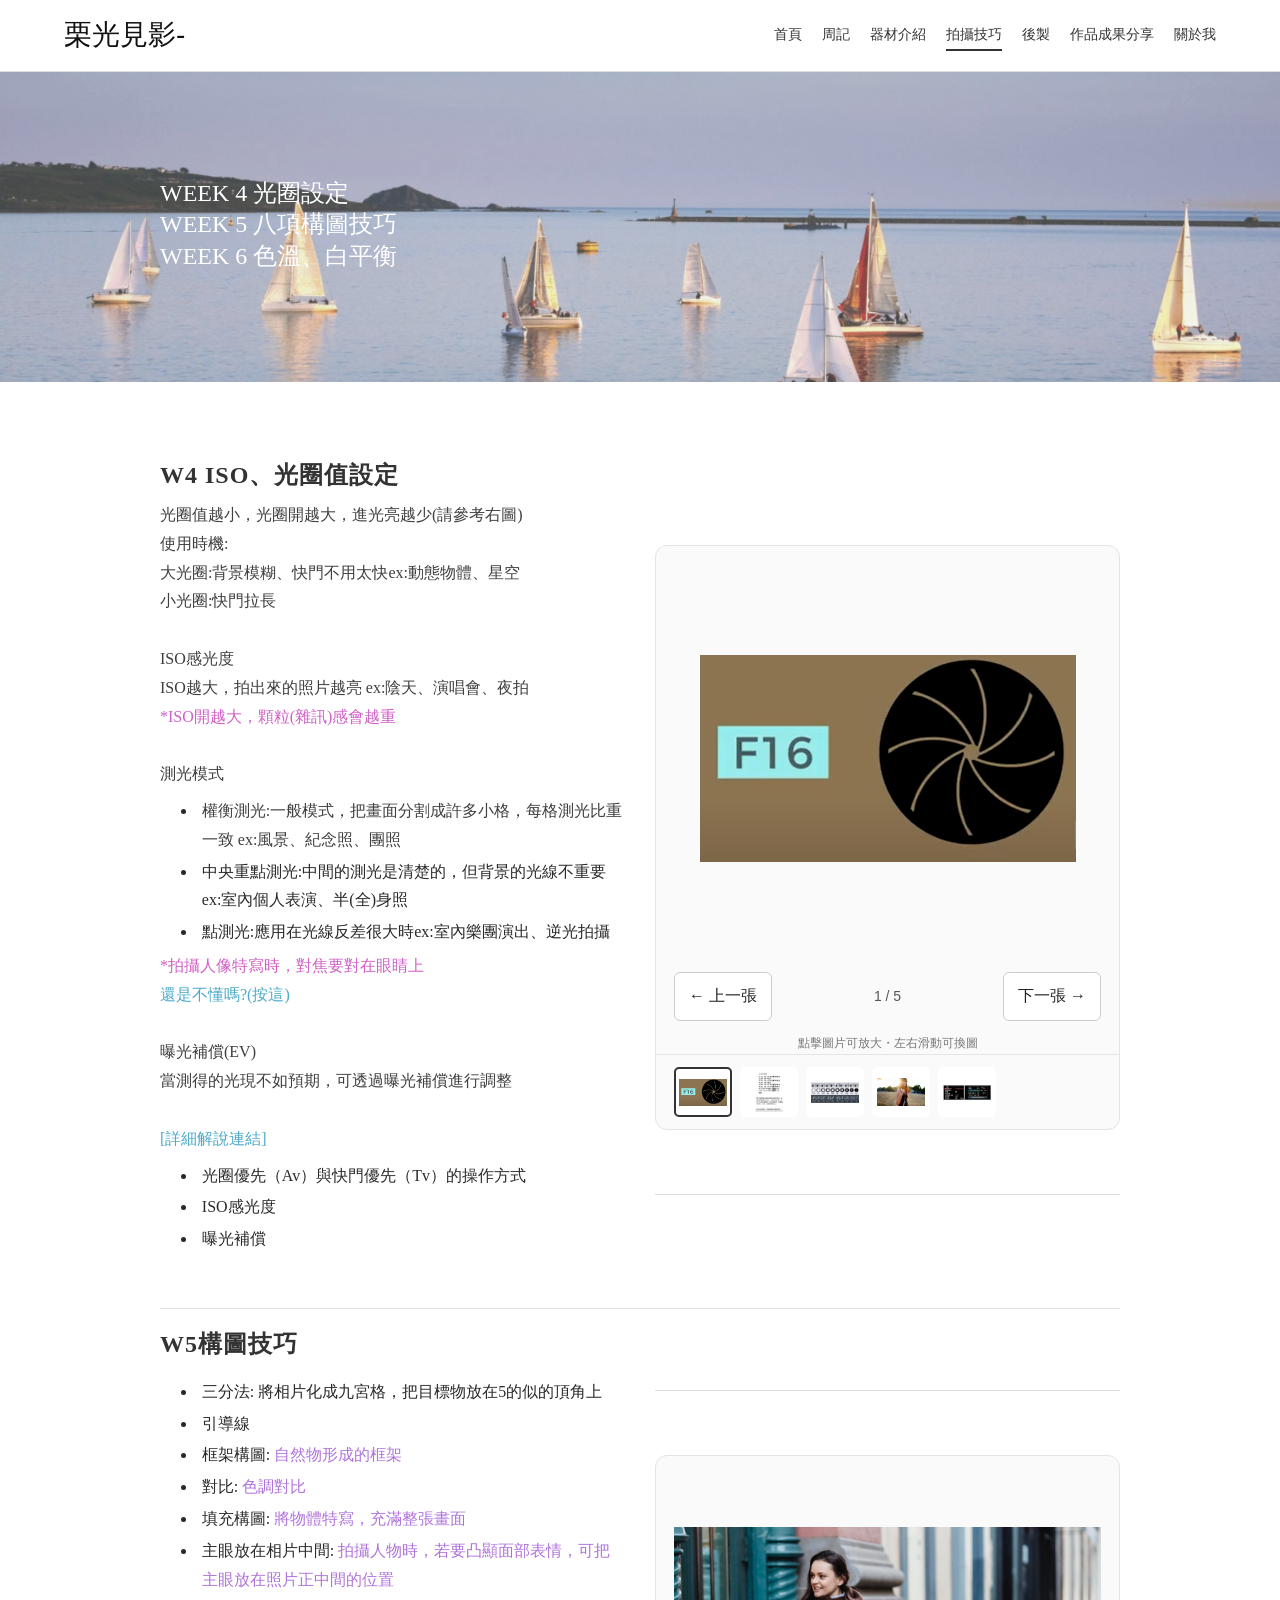
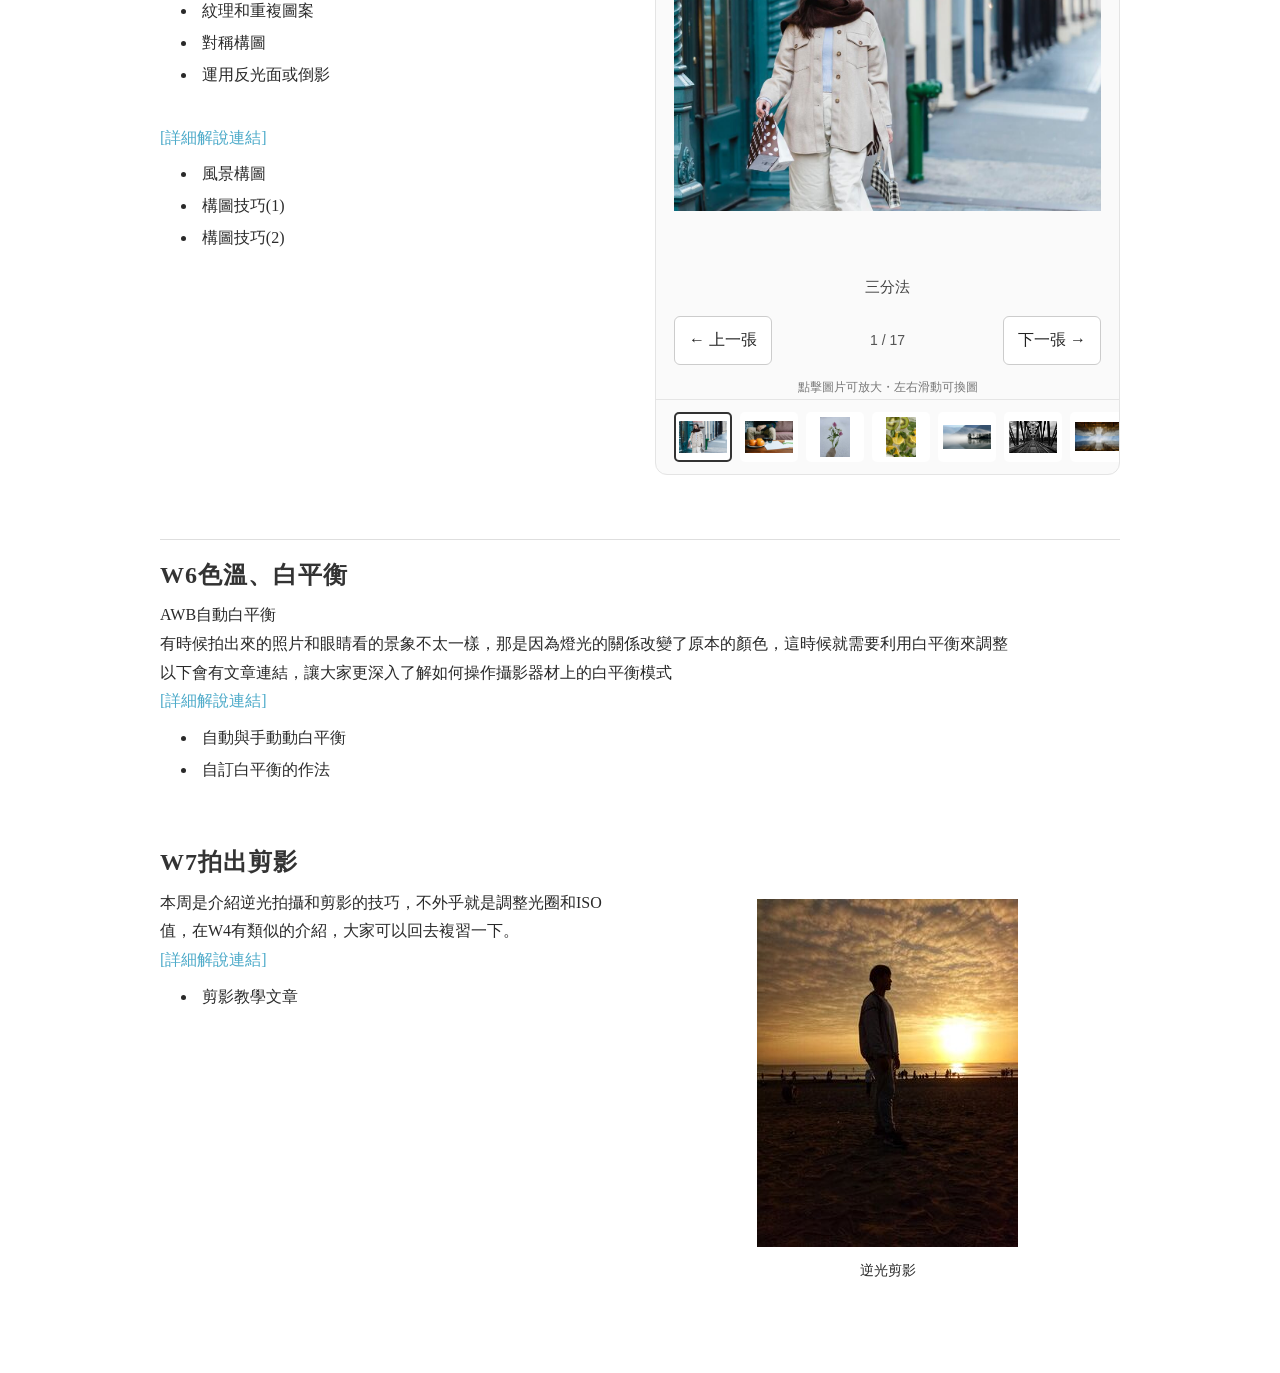
<file: 25293258852521624039.html>
<!doctype html>
<html lang="zh-Hant"><head><meta charset="utf-8"><meta name="viewport" content="width=device-width, initial-scale=1"><title>拍攝技巧 | 栗光見影</title><link rel="stylesheet" href="assets/66204be0de2a967e817d.css"><link rel="stylesheet" href="techniques.css"><link rel="stylesheet" href="migration.css"><style id="technique-carousel-style">
.technique-gallery{position:relative;min-width:0;width:100%;margin:24px 0;background:#fafafa;border:1px solid #e4e4e4;border-radius:12px;overflow:hidden}
.technique-gallery .technique-figure{margin:0!important;padding:18px;min-width:0}
.technique-gallery .technique-figure[hidden]{display:none!important}
.technique-gallery[data-ready] .technique-enlarge{height:390px}
.technique-enlarge{display:flex!important;align-items:center;justify-content:center;overflow:hidden;cursor:zoom-in}
.technique-gallery .technique-figure img{display:block;position:static!important;float:none!important;width:auto!important;height:auto!important;max-width:100%!important;max-height:100%!important;margin:0 auto!important;object-fit:contain;transition:transform .18s ease}
@media(hover:hover){.technique-enlarge:hover img{transform:scale(1.025)}}
.technique-gallery figcaption{margin:12px 0 0;text-align:center;font-size:15px;line-height:1.5;color:#444}
.technique-tools{display:flex;align-items:center;justify-content:space-between;gap:12px;padding:0 18px 12px}.technique-tools button,.technique-close{border:1px solid #ccc;border-radius:6px;background:#fff;color:#222;font:inherit;cursor:pointer;padding:9px 14px}.technique-tools button:hover{background:#eee}.technique-counter{font-size:14px;color:#555}.technique-hint{text-align:center;font-size:12px;color:#777;margin:0 0 10px}
.technique-thumbs{display:flex;gap:8px;overflow-x:auto;padding:12px 18px;border-top:1px solid #e5e5e5;scrollbar-width:thin}.technique-thumbs button{flex:0 0 58px;width:58px;height:50px;padding:3px;border:2px solid transparent;background:#fff;border-radius:5px;cursor:pointer}.technique-thumbs button[aria-pressed="true"]{border-color:#333}.technique-thumbs img{display:block;width:100%!important;height:100%!important;object-fit:contain}.technique-gallery :focus-visible,.technique-lightbox :focus-visible{outline:3px solid #3169b2;outline-offset:3px}
.technique-lightbox{box-sizing:border-box;max-width:none;max-height:none;width:96vw;height:94vh;padding:48px 20px 20px;border:0;border-radius:10px;background:#111;color:#fff;overflow:hidden}.technique-lightbox::backdrop{background:rgba(0,0,0,.85)}.technique-lightbox[open]{display:flex;flex-direction:column;align-items:center;justify-content:center;gap:12px}.technique-lightbox img{display:block;max-width:100%;max-height:calc(100% - 36px);width:auto;height:auto;object-fit:contain}.technique-lightbox p{margin:0;font-size:14px;text-align:center}.technique-close{position:absolute;top:9px;right:12px;font-size:14px}.technique-lightbox:not([open]){display:none}
@media(max-width:700px){.technique-gallery[data-ready] .technique-enlarge{height:310px}.technique-gallery .technique-figure{padding:12px}.technique-tools{padding-left:12px;padding-right:12px}.technique-thumbs{padding:10px 12px}.technique-lightbox{width:98vw;height:90vh;padding-left:8px;padding-right:8px}}
@media(prefers-reduced-motion:reduce){.technique-gallery img{transition:none!important}}
</style></head><body class="icontent_container"><header class="backup-header"><a class="backup-brand" href="index.html">栗光見影-</a><nav aria-label="主要導覽"><a href="index.html">首頁</a><a href="journal.html">周記</a><a href="equipment.html">器材介紹</a><a href="techniques.html" aria-current="page">拍攝技巧</a><a href="postprocessing.html">後製</a><a href="gallery.html">作品成果分享</a><a href="story.html">關於我</a></nav></header><div id="icontent" class="icontent wsite-page-25293258852521624039 no-header-page wsite-theme-light"><div class="wrapper">
    <div id="main-wrap">
      <div id="weebly-area-127" class="weebly-area wsite-elements wsite-not-footer wsite-platform-area">
	<div id="weebly-area-127" class="weebly-content-area ">
	
</div>
</div><div id="secondlist" class="weebly-area wsite-elements  wsite-not-footer">
	<div class="wsite-section-wrap">
	<div class="wsite-section wsite-body-section wsite-section-bg-image wsite-background-section-16 wsite-custom-background" style='height: 310px; vertical-align: top; background-position: 0% 75.97%; background-size: cover !important; background-repeat: no-repeat; background-color: transparent; background-image: url("assets/4ebfbb09413189cc00f4.png");' data-section="16">
		<div class="wsite-section-content">
        <div class="container">
			<div class="wsite-section-elements">
				<div id="weebly-area-131" class="weebly-content-area weebly-area-active">
	<div class="inside wsite-text" id="inside_773819520355234326">
	<div class="element-box">
		<div class="element-box-contents">
			<div class="element paragraph editable-text" id="349614686703734945" style="text-align:left;"><br><font color="#ffffff" size="5">WEEK 4 光圈設定<br>WEEK 5 八項構圖技巧<br></font><span style="color:rgb(255, 255, 255)"><font size="5">WEEK 6 色溫、白平衡</font></span><br></div>
		</div>
	</div>
</div>
<div class="inside wsite-spacer-li" id="inside_513151129963620680">
	<div class="element-box w-handle ui-draggable-handle">
		<div class="element-box-contents">
			<div class="element wsite-spacer ui-resizable" id="120320384303621853" style="height:19px;"><span class="wsite-spacer-label">空格字元</span><div class="ui-resizable-handle ui-resizable-s" style=""></div></div>
		</div>
	</div>
</div>

</div>
			</div>
		</div>
      </div>

			<div class="wsite-element-section-highlight"></div>
	</div>
</div>
<div class="wsite-section-wrap">
	<div class="wsite-section wsite-body-section wsite-background-section-2" data-section="2">
		<div class="wsite-section-content">
        <div class="container">
			<div class="wsite-section-elements">
				<div id="weebly-area-133" class="weebly-content-area weebly-area-active">
	<div class="inside" id="inside_759724970546493539">
	<div class="element-box">
		<div class="element-box-contents">
			<h2 class="element wsite-content-title editable-text" id="170343230222299892">W4 ISO、光圈值設定</h2>
		</div>
	</div>
</div>
<div class="inside wsite-multicol-li" id="inside_921546788519473247">
	<div class="element-box">
		<div class="element-box-contents">
			<div class="element" id="574957505365048850"><div class="wsite-multicol"><div class="wsite-multicol-table-wrap" style="margin:0 -15px;">
	<table class="wsite-multicol-table">
		<tbody class="wsite-multicol-tbody">
			<tr class="wsite-multicol-tr">
<td class="wsite-multicol-col" id="574957505365048850-col0" style="width:50%; padding:0 15px;">
	<div class="columnlist" id="574957505365048850-col0-ul">
		<div class="inside wsite-text" id="inside_339397304287841395">
	<div class="element-box">
		<div class="element-box-contents">
			<div class="element paragraph editable-text" id="689024098340554918"><font color="#3f3f3f">光圈值越小，光圈開越大，</font><span style="color:rgb(63, 63, 63)">進光亮越少</span><font color="#3f3f3f">(請參考右圖)<br>使用時機:<br>大光圈:</font><span style="color:rgb(63, 63, 63)">背景模糊、</span><font color="#3f3f3f">快門不用太快ex:動態物體、星空</font><br><font color="#3f3f3f">小光圈:快門拉長</font><br><br><font color="#3f3f3f">​ISO感光度</font><br><font color="#3f3f3f">ISO越大，拍出來的照片越亮 ex:陰天、演唱會、夜拍</font><br><font color="#d061c7">*ISO開越大，顆粒(雜訊)感會越重</font><br><br><font color="#3f3f3f">測光模式</font><ul><li><font color="#3f3f3f">權衡測光:一般模式，把畫面分割成許多小格，每格測光比重一致 ex:風景、紀念照、團照</font></li><li>中央重點測光:中間的測光是清楚的，但背景的光線不重要ex:室內個人表演、半(全)身照</li><li>點測光:應用在光線反差很大時ex:室內樂團演出、逆光拍攝</li></ul> <font color="#d061c7">*拍攝人像特寫時，對焦要對在眼睛上</font><br><font color="#4caac9">還是不懂嗎?<a href="https://hojenjen.com/%E6%95%99%E6%94%9D%E5%BD%B112-3%E7%A8%AE-%E6%B8%AC%E5%85%89%E6%A8%A1%E5%BC%8F-%E6%95%99%E5%AD%B8%E8%88%87%E9%81%8B%E7%94%A8/" target="_blank" title=""><font color="#4caac9">(按這)</font></a></font><br><br><font color="#3f3f3f">曝光補償(EV)<br>當測得的光現不如預期，可透過曝光補償進行調整</font><br><br><font color="#4caac9">[詳細解說連結]</font><ul><li><span style="color:rgb(33, 37, 41)"><a href="https://digiphoto.techbang.com/posts/5815-getting-started-with-canon-slr-fully-resolved-aperture-shutter-basic-operations-and-exercises" target="_blank" title="">光圈優先（Av）與快門優先（Tv）的操作方式</a></span></li><li><span style="color:rgb(33, 37, 41)"><a href="https://hojenjen.com/what-is-camera-iso-value/" target="_blank" title="">​ISO感光度</a></span></li><li><span style="color:rgb(33, 37, 41)"><a href="https://hojenjen.com/%E6%95%99%E6%94%9D%E5%BD%B149-%E6%9B%9D%E5%85%89%E8%A3%9C%E5%84%9F%E8%83%8C%E5%BE%8C%E5%8E%9F%E7%90%86-%E8%AE%93%E4%BD%A0%E6%9B%B4%E4%BA%86%E8%A7%A3%E4%BB%80%E9%BA%BC%E6%98%AFev%E5%80%BC/" target="_blank" title="">​曝光補償</a></span></li></ul>​<br></div>
		</div>
	</div>
</div>
	</div>
</td><td class="wsite-multicol-col" id="574957505365048850-col1" style="width:50%; padding:0 15px;">
	<div class="columnlist" id="574957505365048850-col1-ul">
		<div class="inside" id="inside_247171396508140877">
	<div class="element-box">
		<div class="element-box-contents">
			<div class="element" id="272010021925436898"><div style="height:20px;overflow:hidden"></div>
<div class="technique-gallery" aria-label="教學圖片組 1" role="region" aria-roledescription="輪播" tabindex="0"><figure class="technique-figure"><a href="assets/f5d957c41f9297152241.png" rel="noopener" aria-label="點擊放大：教學圖片 1" class="technique-enlarge"><img src="assets/f5d957c41f9297152241.png" alt="教學圖片 1" loading="lazy" decoding="async"></a></figure><figure class="technique-figure"><a href="assets/1e5b1a89ee3820b228d6.png" rel="noopener" aria-label="點擊放大：教學圖片 2" class="technique-enlarge"><img src="assets/1e5b1a89ee3820b228d6.png" alt="教學圖片 2" loading="lazy" decoding="async"></a></figure><figure class="technique-figure"><a href="assets/8524a3276432d4197a4c.png" rel="noopener" aria-label="點擊放大：教學圖片 3" class="technique-enlarge"><img src="assets/8524a3276432d4197a4c.png" alt="教學圖片 3" loading="lazy" decoding="async"></a></figure><figure class="technique-figure"><a href="assets/bb5c7964b010b4441eab.png" rel="noopener" aria-label="點擊放大：教學圖片 4" class="technique-enlarge"><img src="assets/bb5c7964b010b4441eab.png" alt="教學圖片 4" loading="lazy" decoding="async"></a></figure><figure class="technique-figure"><a href="assets/419dd532869e9ac467cc.png" rel="noopener" aria-label="點擊放大：教學圖片 5" class="technique-enlarge"><img src="assets/419dd532869e9ac467cc.png" alt="教學圖片 5" loading="lazy" decoding="async"></a></figure></div>
<div style="height:20px;overflow:hidden"></div></div>
		</div>
	</div>
</div><div class="inside" id="inside_417176929390619611">
	<div class="element-box">
		<div class="element-box-contents">
			<div class="element" id="124279625879119348"><div style="height: 20px; overflow: hidden; width: 100%;"></div>
<hr class="styled-hr" style="width:100%;">
<div style="height: 20px; overflow: hidden; width: 100%;"></div></div>
		</div>
	</div>
</div>
	</div>
</td>			</tr>
		</tbody>
	</table>
</div></div></div>
		</div>
	</div>
</div>
<div class="inside" id="inside_966684715479741895">
	<div class="element-box">
		<div class="element-box-contents">
			<div class="element" id="309739232621680567"><div style="height: 20px; overflow: hidden; width: 100%;"></div>
<hr class="styled-hr" style="width:100%;">
<div style="height: 20px; overflow: hidden; width: 100%;"></div></div>
		</div>
	</div>
</div>
<div class="inside" id="inside_991335971750884614">
	<div class="element-box">
		<div class="element-box-contents">
			<h2 class="element wsite-content-title editable-text" id="427921260154576707">W5構圖技巧</h2>
		</div>
	</div>
</div>
<div class="inside wsite-multicol-li" id="inside_202785801636362080">
	<div class="element-box">
		<div class="element-box-contents">
			<div class="element" id="680439315460650940"><div class="wsite-multicol"><div class="wsite-multicol-table-wrap" style="margin:0 -15px;">
	<table class="wsite-multicol-table">
		<tbody class="wsite-multicol-tbody">
			<tr class="wsite-multicol-tr">
<td class="wsite-multicol-col" id="680439315460650940-col0" style="width:50%; padding:0 15px;">
	<div class="columnlist" id="680439315460650940-col0-ul">
		<div class="inside wsite-text" id="inside_195085086719826828">
	<div class="element-box">
		<div class="element-box-contents">
			<div class="element paragraph editable-text" id="608607093861981405"><ul><li>三分法: 將相片化成九宮格，把目標物放在5的似的頂角上</li><li>引導線</li><li>框架構圖: <font color="#b073da">自然物形成的框架</font></li><li>對比:<font color="#b073da"> 色調對比</font></li><li>填充構圖: <font color="#b073da">將物體特寫，充滿整張畫面</font></li><li>主眼放在相片中間: <font color="#b073da">拍攝人物時，若要凸顯面部表情，可把主眼放在照片正中間的位置</font></li><li>紋理和重複圖案</li><li>對稱構圖</li><li>​運用反光面或倒影</li></ul><br><span style="color:rgb(76, 170, 201)">[詳細解說連結]</span><ul><li><font color="#3f3f3f"><a href="https://digiphoto.techbang.com/posts/3338-viewfinder-composition-eye-photography?page=1" target="_blank" title="">風景構圖</a></font></li><li><font color="#3f3f3f"><a href="https://www.fotobeginner.com/12087/10%E5%80%8B%E6%94%B9%E5%96%84%E6%A7%8B%E5%9C%96%E7%9A%84%E7%B0%A1%E5%96%AE%E6%8A%80%E5%B7%A7/" target="_blank" title="">構圖技巧(1)</a></font></li><li><font color="#3f3f3f"><a href="https://www.fotobeginner.com/7137/5-composition-tips/" target="_blank" title="">構圖技巧(2)</a></font></li></ul></div>
		</div>
	</div>
</div>
	</div>
</td><td class="wsite-multicol-col" id="680439315460650940-col1" style="width:50%; padding:0 15px;">
	<div class="columnlist" id="680439315460650940-col1-ul">
		<div class="inside" id="inside_846771663619304423">
	<div class="element-box">
		<div class="element-box-contents">
			<div class="element" id="693017896107553974"><div style="height: 20px; overflow: hidden; width: 100%;"></div>
<hr class="styled-hr" style="width:100%;">
<div style="height: 20px; overflow: hidden; width: 100%;"></div></div>
		</div>
	</div>
</div><div class="inside" id="inside_645089466566128306">
	<div class="element-box">
		<div class="element-box-contents">
			<div class="element" id="869506652346105401"><div style="height:20px;overflow:hidden"></div>
<div class="technique-gallery" aria-label="教學圖片組 2" role="region" aria-roledescription="輪播" tabindex="0"><figure class="technique-figure"><a href="assets/6bb1baa07e2d2b7d5724.jpg" rel="noopener" aria-label="點擊放大：三分法" class="technique-enlarge"><img src="assets/6bb1baa07e2d2b7d5724.jpg" alt="三分法" loading="lazy" decoding="async"></a><figcaption>三分法</figcaption></figure><figure class="technique-figure"><a href="assets/100f6a96ea74fad0c0ff.jpg" rel="noopener" aria-label="點擊放大：三分法" class="technique-enlarge"><img src="assets/100f6a96ea74fad0c0ff.jpg" alt="三分法" loading="lazy" decoding="async"></a><figcaption>三分法</figcaption></figure><figure class="technique-figure"><a href="assets/610507a6f1a5c823afad.jpg" rel="noopener" aria-label="點擊放大：對比" class="technique-enlarge"><img src="assets/610507a6f1a5c823afad.jpg" alt="對比" loading="lazy" decoding="async"></a><figcaption>對比</figcaption></figure><figure class="technique-figure"><a href="assets/aed85ce266b48d1a3afb.jpg" rel="noopener" aria-label="點擊放大：對比" class="technique-enlarge"><img src="assets/aed85ce266b48d1a3afb.jpg" alt="對比" loading="lazy" decoding="async"></a><figcaption>對比</figcaption></figure><figure class="technique-figure"><a href="assets/4ad83f4abdf046031b17.png" rel="noopener" aria-label="點擊放大：倒影" class="technique-enlarge"><img src="assets/4ad83f4abdf046031b17.png" alt="倒影" loading="lazy" decoding="async"></a><figcaption>倒影</figcaption></figure><figure class="technique-figure"><a href="assets/0f3aed2f47fd03917c30.png" rel="noopener" aria-label="點擊放大：對稱" class="technique-enlarge"><img src="assets/0f3aed2f47fd03917c30.png" alt="對稱" loading="lazy" decoding="async"></a><figcaption>對稱</figcaption></figure><figure class="technique-figure"><a href="assets/f11f1403a6ff5a17bc6c.png" rel="noopener" aria-label="點擊放大：教學圖片 7" class="technique-enlarge"><img src="assets/f11f1403a6ff5a17bc6c.png" alt="教學圖片 7" loading="lazy" decoding="async"></a></figure><figure class="technique-figure"><a href="assets/b31594c7fe8bf69dd6f3.png" rel="noopener" aria-label="點擊放大：教學圖片 8" class="technique-enlarge"><img src="assets/b31594c7fe8bf69dd6f3.png" alt="教學圖片 8" loading="lazy" decoding="async"></a></figure><figure class="technique-figure"><a href="assets/3e3afa4648a5b26163f1.png" rel="noopener" aria-label="點擊放大：教學圖片 9" class="technique-enlarge"><img src="assets/3e3afa4648a5b26163f1.png" alt="教學圖片 9" loading="lazy" decoding="async"></a></figure><figure class="technique-figure"><a href="assets/fb425de57d8c8baab576.png" rel="noopener" aria-label="點擊放大：教學圖片 10" class="technique-enlarge"><img src="assets/fb425de57d8c8baab576.png" alt="教學圖片 10" loading="lazy" decoding="async"></a></figure><figure class="technique-figure"><a href="assets/9916c4f6f3f75507ef79.png" rel="noopener" aria-label="點擊放大：教學圖片 11" class="technique-enlarge"><img src="assets/9916c4f6f3f75507ef79.png" alt="教學圖片 11" loading="lazy" decoding="async"></a></figure><figure class="technique-figure"><a href="assets/d4033e35c7e711669071.png" rel="noopener" aria-label="點擊放大：教學圖片 12" class="technique-enlarge"><img src="assets/d4033e35c7e711669071.png" alt="教學圖片 12" loading="lazy" decoding="async"></a></figure><figure class="technique-figure"><a href="assets/f4cdbd827e4b794370ae.png" rel="noopener" aria-label="點擊放大：教學圖片 13" class="technique-enlarge"><img src="assets/f4cdbd827e4b794370ae.png" alt="教學圖片 13" loading="lazy" decoding="async"></a></figure><figure class="technique-figure"><a href="assets/ec47d99540fb58c5d432.png" rel="noopener" aria-label="點擊放大：教學圖片 14" class="technique-enlarge"><img src="assets/ec47d99540fb58c5d432.png" alt="教學圖片 14" loading="lazy" decoding="async"></a></figure><figure class="technique-figure"><a href="assets/13320a969cc2683ba2ff.png" rel="noopener" aria-label="點擊放大：教學圖片 15" class="technique-enlarge"><img src="assets/13320a969cc2683ba2ff.png" alt="教學圖片 15" loading="lazy" decoding="async"></a></figure><figure class="technique-figure"><a href="assets/3a1f0c6f223779a7502f.png" rel="noopener" aria-label="點擊放大：教學圖片 16" class="technique-enlarge"><img src="assets/3a1f0c6f223779a7502f.png" alt="教學圖片 16" loading="lazy" decoding="async"></a></figure><figure class="technique-figure"><a href="assets/546678954ad64a0cd841.png" rel="noopener" aria-label="點擊放大：教學圖片 17" class="technique-enlarge"><img src="assets/546678954ad64a0cd841.png" alt="教學圖片 17" loading="lazy" decoding="async"></a></figure></div>
<div style="height:20px;overflow:hidden"></div></div>
		</div>
	</div>
</div>
	</div>
</td>			</tr>
		</tbody>
	</table>
</div></div></div>
		</div>
	</div>
</div>
<div class="inside" id="inside_563195193994543854">
	<div class="element-box">
		<div class="element-box-contents">
			<div class="element" id="118528704661888669"><div style="height: 20px; overflow: hidden; width: 100%;"></div>
<hr class="styled-hr" style="width:100%;">
<div style="height: 20px; overflow: hidden; width: 100%;"></div></div>
		</div>
	</div>
</div>
<div class="inside" id="inside_651006184750627841">
	<div class="element-box">
		<div class="element-box-contents">
			<h2 class="element wsite-content-title editable-text" id="279742454436963754">W6色溫、白平衡</h2>
		</div>
	</div>
</div>
<div class="inside wsite-text" id="inside_648435603769092949">
	<div class="element-box">
		<div class="element-box-contents">
			<div class="element paragraph editable-text" id="295699265737725543">AWB自動白平衡<br>有時候拍出來的照片和眼睛看的景象不太一樣，那是因為燈光的關係改變了原本的顏色，這時候就需要利用白平衡來調整<br>以下會有文章連結，讓大家更深入了解如何操作攝影器材上的白平衡模式<br>​<span style="color:rgb(76, 170, 201)">[詳細解說連結]</span><ul><li><font color="#3f3f3f"><a href="https://www.imagejoy.com/article.php?id=389" target="_blank" title="">自動與手動動白平衡</a></font></li><li><font color="#3f3f3f"><a href="https://photoschool.pixnet.net/blog/post/30816528-%E8%87%AA%E8%A8%82%E7%99%BD%E5%B9%B3%E8%A1%A1%E7%9A%84%E4%BD%9C%E6%B3%95" target="_blank" title="">自訂白平衡的作法</a></font></li></ul> <font color="#3f3f3f">​<br>​</font></div>
		</div>
	</div>
</div>
<div class="inside" id="inside_251286501305855115">
	<div class="element-box">
		<div class="element-box-contents">
			<h2 class="element wsite-content-title editable-text" id="239080650558645786">W7拍出剪影</h2>
		</div>
	</div>
</div>
<div class="inside wsite-multicol-li" id="inside_609238617899429144">
	<div class="element-box">
		<div class="element-box-contents">
			<div class="element" id="223019788642529796"><div class="wsite-multicol"><div class="wsite-multicol-table-wrap" style="margin:0 -15px;">
	<table class="wsite-multicol-table">
		<tbody class="wsite-multicol-tbody">
			<tr class="wsite-multicol-tr">
<td class="wsite-multicol-col" id="223019788642529796-col0" style="width:50%; padding:0 15px;">
	<div class="columnlist" id="223019788642529796-col0-ul">
		<div class="inside wsite-text" id="inside_913145021690479944">
	<div class="element-box">
		<div class="element-box-contents">
			<div class="element paragraph editable-text" id="655119540128180525"><span>​本周是介紹逆光拍攝和剪影的技巧，不外乎就是調整光圈和ISO值，在W4有類似的介紹，大家可以回去複習一下。<br></span><span style="color:rgb(76, 170, 201)">[詳細解說連結]</span><ul><li><a href="https://www.fotobeginner.com/15073/6-tips-for-shooting-silhouette/" target="_blank" title="">剪影教學文章</a></li></ul><br>​</div>
		</div>
	</div>
</div>
	</div>
</td><td class="wsite-multicol-col" id="223019788642529796-col1" style="width:50%; padding:0 15px;">
	<div class="columnlist" id="223019788642529796-col1-ul">
		<div class="inside wsite-image wsite-image-move" id="inside_745431577844173212">
	<div class="element-box">
		<div class="element-box-contents">
			<div class="element" id="865767220449566705"><div class="wsite-image wsite-image-border-none " style="padding-top:10px;padding-bottom:10px;margin-left:0px;margin-right:0px;text-align:center">
<a title="啟動的連結曾經發布過">
<div class="ui-wrapper" style="overflow: visible; position: relative; width: 261px; height: 348px; top: 0px; left: 0px; margin: 0px; display: inline-block; vertical-align: baseline;"><img src="assets/16b524dc98c8574fc5ae.jpg" alt="Picture" style="max-width: 100%; margin: 0px !important; resize: none; position: static; zoom: 1; display: block; height: 348px; width: 261px;" class="ui-draggable-handle ui-resizable"><div class="ui-resizable-handle ui-resizable-se ui-icon ui-icon-gripsmall-diagonal-se imageresizer" style="z-index: 90; display: none;"></div></div>
</a>
<div style="display:block;font-size:90%">逆光剪影</div>
</div></div>
		</div>
	</div>
</div>
	</div>
</td>			</tr>
		</tbody>
	</table>
</div></div></div>
		</div>
	</div>
</div>

</div>
			</div>
		</div>
      </div>

			<div class="wsite-element-section-highlight"></div>
	</div>
</div>

</div>
    </div>


    <div class="sticky-footer-push"></div>

  </div><div id="footer-wrap" style="display: none;">
    <div class="container"><div id="weebly-area-128" class="weebly-area weebly-content-area"></div><span id="weeblyfootertext" style="display: inline;"><div id="weebly-empty-footer" class="wsite-footer" style="position: relative;"><span class="weebly-empty-footer-message empty-element-message"></span><div class="wsite-spotlight-cover" style="cursor: pointer;"><div class="wsite-spotlight-cover-inner"></div></div></div></span><span id="weeblyfooterattribution" style="display:none;margin:1em 0 0;padding:0 0 1em;font-size:.8em"></span></div>
  </div>

  <div class="navmobile-wrapper">
    <div id="navmobile" class="nav"><div class="wsite-mobile-menu" style="display: block; height: 249px;"><div class="wsite-animation-wrap" style="position: relative;"></div></div>
</div>
  </div>

  <div id="wsite-menus"></div></div><dialog id="technique-lightbox" class="technique-lightbox" aria-label="教學圖片放大檢視"><button class="technique-close" type="button" aria-label="關閉放大圖片">✕ 關閉</button><img alt=""><p></p></dialog><script id="technique-carousel-script">
(()=>{
 const lightbox=document.getElementById('technique-lightbox');
 const largeImage=lightbox.querySelector('img');
 let returnFocus=null;
 function openImage(link){returnFocus=link;const img=link.querySelector('img');largeImage.src=link.getAttribute('href');largeImage.alt=img.alt;lightbox.querySelector('p').textContent=img.alt;lightbox.showModal();}
 lightbox.querySelector('button').addEventListener('click',()=>lightbox.close());
 lightbox.addEventListener('click',e=>{if(e.target===lightbox)lightbox.close();});
 lightbox.addEventListener('close',()=>{if(returnFocus)returnFocus.focus({preventScroll:true});});
 document.querySelectorAll('.technique-gallery').forEach(g=>{
  const slides=Array.from(g.querySelectorAll(':scope > figure'));if(!slides.length)return;
  let index=0;g.dataset.ready='true';
  const tools=document.createElement('div');tools.className='technique-tools';
  const prev=document.createElement('button');prev.type='button';prev.textContent='← 上一張';prev.setAttribute('aria-label','上一張圖片');
  const counter=document.createElement('span');counter.className='technique-counter';counter.setAttribute('aria-live','polite');counter.setAttribute('aria-atomic','true');
  const next=document.createElement('button');next.type='button';next.textContent='下一張 →';next.setAttribute('aria-label','下一張圖片');tools.append(prev,counter,next);
  const hint=document.createElement('p');hint.className='technique-hint';hint.textContent='點擊圖片可放大・左右滑動可換圖';
  const thumbs=document.createElement('div');thumbs.className='technique-thumbs';thumbs.setAttribute('aria-label','選擇圖片');
  const buttons=slides.map((slide,i)=>{
   slide.setAttribute('role','group');slide.setAttribute('aria-label',`${i+1} / ${slides.length}`);
   const link=slide.querySelector('a');link.addEventListener('click',e=>{e.preventDefault();openImage(link);});
   const button=document.createElement('button');button.type='button';button.setAttribute('aria-label',`顯示第 ${i+1} 張圖片`);
   const image=document.createElement('img');image.src=link.querySelector('img').src;image.alt='';image.loading='lazy';button.append(image);button.addEventListener('click',()=>show(i));thumbs.append(button);return button;
  });
  function show(i){index=(i+slides.length)%slides.length;slides.forEach((s,j)=>{s.hidden=j!==index;});buttons.forEach((b,j)=>b.setAttribute('aria-pressed',String(j===index)));counter.textContent=`${index+1} / ${slides.length}`;const image=slides[index].querySelector('img');image.loading='eager';const b=buttons[index];if(b.offsetLeft<thumbs.scrollLeft||b.offsetLeft+b.offsetWidth>thumbs.scrollLeft+thumbs.clientWidth)thumbs.scrollLeft=b.offsetLeft-thumbs.offsetLeft;}
  prev.addEventListener('click',()=>show(index-1));next.addEventListener('click',()=>show(index+1));
  g.addEventListener('keydown',e=>{if(e.key==='ArrowLeft'){e.preventDefault();show(index-1);}if(e.key==='ArrowRight'){e.preventDefault();show(index+1);}});
  let touchX=null,touchY=null,swiped=false;
  g.addEventListener('touchstart',e=>{touchX=e.changedTouches[0].clientX;touchY=e.changedTouches[0].clientY;swiped=false;},{passive:true});
  g.addEventListener('touchend',e=>{if(touchX===null)return;const dx=e.changedTouches[0].clientX-touchX,dy=e.changedTouches[0].clientY-touchY;if(Math.abs(dx)>50&&Math.abs(dx)>Math.abs(dy)){show(index+(dx<0?1:-1));swiped=true;}touchX=null;},{passive:true});
  g.addEventListener('click',e=>{if(swiped){e.preventDefault();e.stopPropagation();swiped=false;}},true);
  g.append(tools,hint,thumbs);show(0);
 });
})();
</script></body></html>
</file>
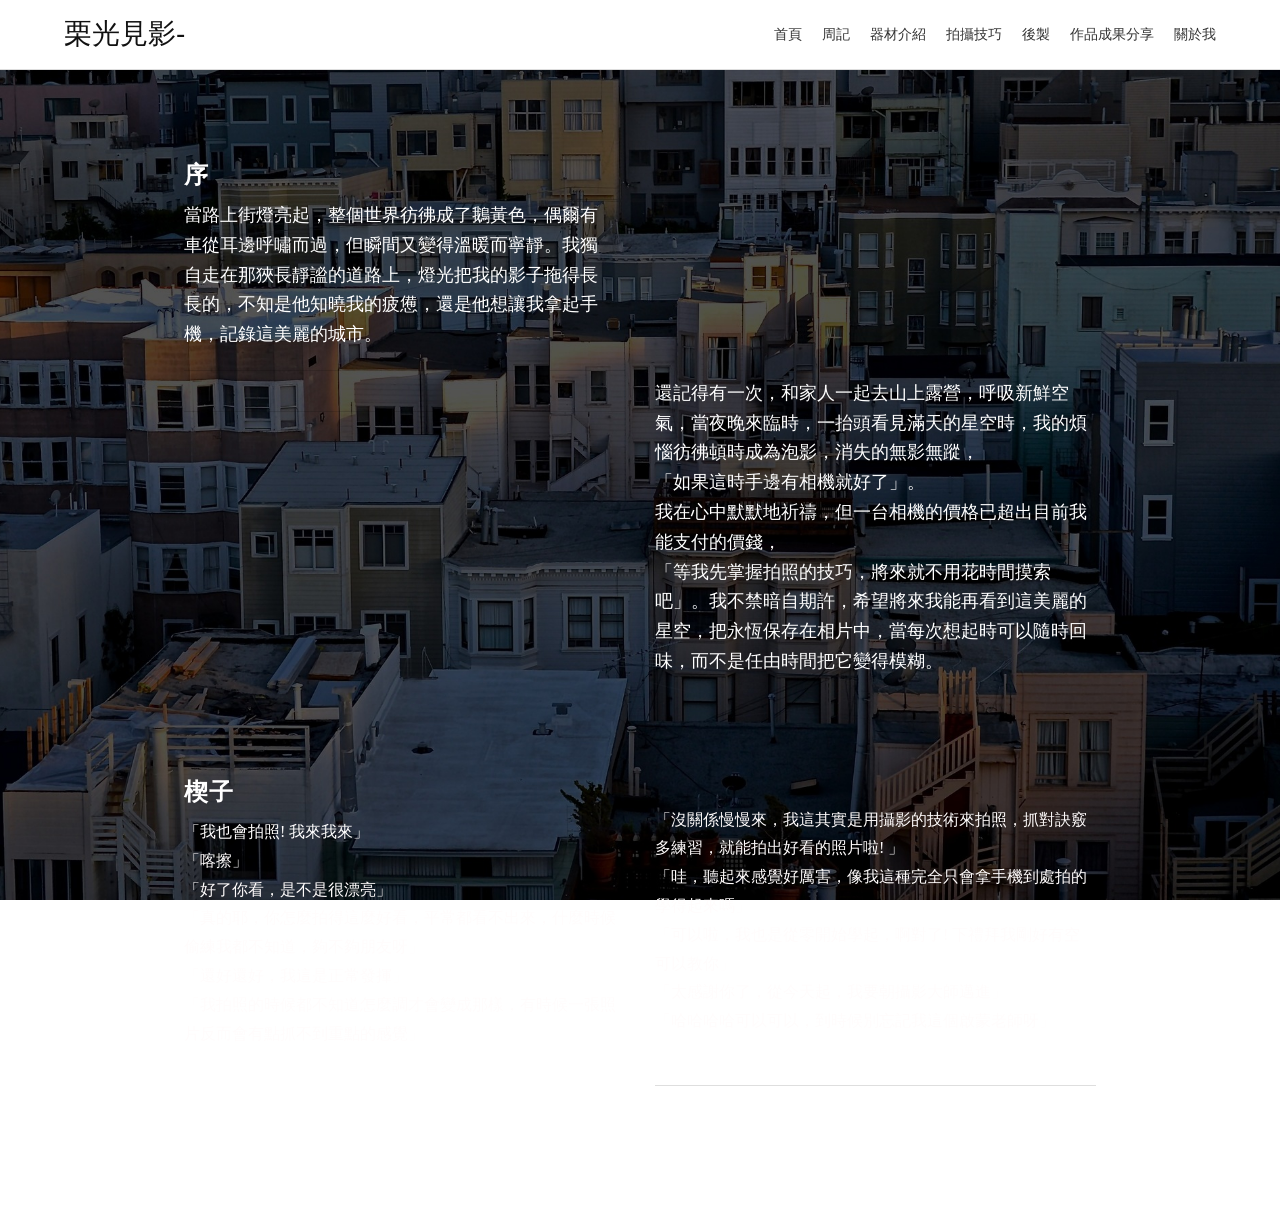
<file: read-more.html>
<!doctype html><html lang="zh-Hant"><head><meta charset="utf-8"><meta name="viewport" content="width=device-width, initial-scale=1"><title>每個人都能成為攝影師 | 栗光見影</title><link rel="stylesheet" href="assets/66204be0de2a967e817d.css"><link rel="stylesheet" href="read-more.css"><link rel="stylesheet" href="migration.css"></head><body class="icontent_container"><header class="backup-header"><a class="backup-brand" href="index.html">栗光見影-</a><nav aria-label="主要導覽"><a href="index.html">首頁</a><a href="journal.html">周記</a><a href="equipment.html">器材介紹</a><a href="techniques.html">拍攝技巧</a><a href="postprocessing.html">後製</a><a href="gallery.html">作品成果分享</a><a href="story.html">關於我</a></nav></header><div id="icontent" class="icontent wsite-page-read-more header-page  wsite-theme-light"><div class="wrapper">
		<div id="main-wrap">
			<div id="weebly-area-156" class="weebly-area wsite-elements wsite-not-footer wsite-platform-area">
	<div id="weebly-area-156" class="weebly-content-area ">
	
</div>
</div><div id="secondlist" class="weebly-area wsite-elements  wsite-not-footer">
	<div class="wsite-section-wrap">
	<div class="wsite-section wsite-body-section wsite-section-bg-image wsite-background-section-26 wsite-section-effect-parallax wsite-custom-background" style='height: 819px; vertical-align: middle; background-attachment: fixed; background-position: 50% 50%; background-size: cover; background-repeat: no-repeat; background-color: transparent; background-image: url("assets/290646511661564d28ba.jpg");' data-section="26">
		<div class="wsite-section-content">
				<div class="container">
			<div class="wsite-section-elements">
				<div id="weebly-area-161" class="weebly-content-area weebly-area-active">
	<div class="inside" id="inside_368379259978470070">
	<div class="element-box">
		<div class="element-box-contents">
			<h2 class="element wsite-content-title editable-text" id="288413549527126471"><span><font color="#ffffff"><font size="5">序</font></font></span></h2>
		</div>
	</div>
</div>
<div class="inside wsite-multicol-li" id="inside_948780249946352547">
	<div class="element-box">
		<div class="element-box-contents">
			<div class="element" id="681196380607853450"><div class="wsite-multicol"><div class="wsite-multicol-table-wrap" style="margin:0 -15px;">
	<table class="wsite-multicol-table">
		<tbody class="wsite-multicol-tbody">
			<tr class="wsite-multicol-tr">
<td class="wsite-multicol-col" id="681196380607853450-col0" style="width:53.63636363636364%; padding:0 15px;">
	<div class="columnlist" id="681196380607853450-col0-ul">
		<div class="inside wsite-multicol-li" id="inside_751603438986652953">
	<div class="element-box">
		<div class="element-box-contents">
			<div class="element" id="750044940147266939"><div class="wsite-multicol"><div class="wsite-multicol-table-wrap" style="margin:0 -15px;">
	<table class="wsite-multicol-table">
		<tbody class="wsite-multicol-tbody">
			<tr class="wsite-multicol-tr">
<td class="wsite-multicol-col" id="750044940147266939-col0" style="width:89.83050847457628%; padding:0 15px;">
	<div class="columnlist" id="750044940147266939-col0-ul">
		<div class="inside wsite-text" id="inside_461692801254553439">
	<div class="element-box">
		<div class="element-box-contents">
			<div class="element paragraph editable-text" id="275076582389431006" style="text-align:left;"><font color="#ffffff" size="4">當路上街燈亮起，整個世界彷彿成了鵝黃色，偶爾有車從耳邊呼嘯而過，但瞬間又變得溫暖而寧靜。我獨自走在那狹長靜謐的道路上，</font><font color="#ffffff" size="4">燈光把我的影子拖得長長的，不知是他知曉我的疲憊，還是他想讓我拿起手機，記錄這美麗的城市。</font></div>
		</div>
	</div>
</div>
	</div>
</td><td class="wsite-multicol-col" id="750044940147266939-col1" style="width:10.16949152542373%; padding:0 15px;">
	<div class="columnlist" id="750044940147266939-col1-ul">
		<div class="inside wsite-spacer-li" id="inside_386246262357884421">
	<div class="element-box w-handle ui-draggable-handle">
		<div class="element-box-contents">
			<div class="element wsite-spacer ui-resizable" id="359554674343283733" style="height:50px;"><span class="wsite-spacer-label">空格字元</span><div class="ui-resizable-handle ui-resizable-s" style=""></div></div>
		</div>
	</div>
</div>
	</div>
</td>			</tr>
		</tbody>
	</table>
</div></div></div>
		</div>
	</div>
</div>
	</div>
</td><td class="wsite-multicol-col" id="681196380607853450-col1" style="width:46.36363636363636%; padding:0 15px;">
	<div class="columnlist" id="681196380607853450-col1-ul">
		<div class="inside wsite-spacer-li" id="inside_834052291689375466">
	<div class="element-box w-handle ui-draggable-handle">
		<div class="element-box-contents">
			<div class="element wsite-spacer ui-resizable" id="668069199210295768" style="height:11px;"><span class="wsite-spacer-label">空格字元</span><div class="ui-resizable-handle ui-resizable-s" style=""></div></div>
		</div>
	</div>
</div><div class="inside wsite-spacer-li" id="inside_214522265118500951">
	<div class="element-box w-handle ui-draggable-handle">
		<div class="element-box-contents">
			<div class="element wsite-spacer ui-resizable" id="226541092270196973" style="height:132px;"><span class="wsite-spacer-label">空格字元</span><div class="ui-resizable-handle ui-resizable-s" style=""></div></div>
		</div>
	</div>
</div>
	</div>
</td>			</tr>
		</tbody>
	</table>
</div></div></div>
		</div>
	</div>
</div>
<div class="inside wsite-multicol-li" id="inside_936277778412382656">
	<div class="element-box">
		<div class="element-box-contents">
			<div class="element" id="597045312769422486"><div class="wsite-multicol"><div class="wsite-multicol-table-wrap" style="margin:0 -15px;">
	<table class="wsite-multicol-table">
		<tbody class="wsite-multicol-tbody">
			<tr class="wsite-multicol-tr">
<td class="wsite-multicol-col" id="597045312769422486-col0" style="width:50%; padding:0 15px;">
	<div class="columnlist" id="597045312769422486-col0-ul">
		<div class="inside" id="inside_360367282936218247">
	<div class="element-box">
		<div class="element-box-contents">
			<div class="element" id="893008797926374910"><div style="height: 20px; overflow: hidden; width: 100%;"></div>
<hr class="styled-hr" style="width:100%;">
<div style="height: 20px; overflow: hidden; width: 100%;"></div></div>
		</div>
	</div>
</div><div class="inside" id="inside_173928042636944971">
	<div class="element-box">
		<div class="element-box-contents">
			<div class="element" id="935098653479250786"><div style="height: 20px; overflow: hidden; width: 100%;"></div>
<hr class="styled-hr" style="width:100%;">
<div style="height: 20px; overflow: hidden; width: 100%;"></div></div>
		</div>
	</div>
</div>
	</div>
</td><td class="wsite-multicol-col" id="597045312769422486-col1" style="width:50%; padding:0 15px;">
	<div class="columnlist" id="597045312769422486-col1-ul">
		<div class="inside wsite-text" id="inside_521536467464296286">
	<div class="element-box">
		<div class="element-box-contents">
			<div class="element paragraph editable-text" id="531643268318894900" style="text-align:left;"><br><font color="#ffffff" size="4">還記得有一次，和家人一起去山上露營，呼吸新鮮空氣，當夜晚來臨時，一抬頭看見滿天的星空時，我的煩惱彷彿頓時成為泡影，消失的無影無蹤，<br>「如果這時手邊有相機就好了」。<br>我在心中默默地祈禱，但一台相機的價格已超出目前我能支付的價錢，<br>「等我先掌握拍照的技巧，將來就不用花時間摸索吧」。我不禁暗自期許，希望將來我能再看到這美麗的星空，把永恆保存在相片中，當每次想起時可以隨時回味，而不是任由時間把它變得模糊。</font></div>
		</div>
	</div>
</div>
	</div>
</td>			</tr>
		</tbody>
	</table>
</div></div></div>
		</div>
	</div>
</div>
<div class="inside wsite-spacer-li" id="inside_736363215455471327">
	<div class="element-box w-handle ui-draggable-handle">
		<div class="element-box-contents">
			<div class="element wsite-spacer ui-resizable" id="948638959511991706" style="height:50px;"><span class="wsite-spacer-label">空格字元</span><div class="ui-resizable-handle ui-resizable-s" style=""></div></div>
		</div>
	</div>
</div>
<div class="inside wsite-spacer-li" id="inside_109829724306544527">
	<div class="element-box w-handle ui-draggable-handle">
		<div class="element-box-contents">
			<div class="element wsite-spacer ui-resizable" id="477576784466655499" style="height:50px;"><span class="wsite-spacer-label">空格字元</span><div class="ui-resizable-handle ui-resizable-s" style=""></div></div>
		</div>
	</div>
</div>
<div class="inside wsite-multicol-li" id="inside_645612716866221396">
	<div class="element-box">
		<div class="element-box-contents">
			<div class="element" id="279470866406025983"><div class="wsite-multicol"><div class="wsite-multicol-table-wrap" style="margin:0 -15px;">
	<table class="wsite-multicol-table">
		<tbody class="wsite-multicol-tbody">
			<tr class="wsite-multicol-tr">
<td class="wsite-multicol-col" id="279470866406025983-col0" style="width:50%; padding:0 15px;">
	<div class="columnlist" id="279470866406025983-col0-ul">
		<div class="inside" id="inside_373499705289073468">
	<div class="element-box">
		<div class="element-box-contents">
			<h2 class="element wsite-content-title editable-text" id="542007290118668491"><font color="#ffffff">楔子</font></h2>
		</div>
	</div>
</div><div class="inside wsite-text" id="inside_679621612513078766">
	<div class="element-box">
		<div class="element-box-contents">
			<div class="element paragraph editable-text" id="847362171357024092"><span style="color:rgb(255, 252, 252)">「</span><font color="#fffefe">我也會拍照! 我來我來</font><span style="color:rgb(255, 252, 252)">」</span><br><span style="color:rgb(255, 252, 252)">「</span><font color="#fffcfc">喀擦</font><span style="color:rgb(255, 252, 252)">」</span><br><span style="color:rgb(255, 252, 252)">「</span><font color="#fffcfc">好了你看，是不是很漂亮</font><span style="color:rgb(255, 252, 252)">」</span><br><span style="color:rgb(255, 252, 252)">「</span><font color="#fffcfc">真的耶，你怎麼拍得這麼好看，平常都看不出來，什麼時候偷練我都不知道，夠不夠朋友呀</font><span style="color:rgb(255, 252, 252)">」</span><br><span style="color:rgb(255, 252, 252)">「</span><font color="#fffcfc">還好還好，我這是正常發揮</font><span style="color:rgb(255, 252, 252)">」<br>​「</span><font color="#fffcfc">我拍照的時候都不知道怎麼調才會變成那樣，有時候一張照片反而會有點抓不到重點的感覺</font><span style="color:rgb(255, 252, 252)">」</span><br><br><br><br></div>
		</div>
	</div>
</div>
	</div>
</td><td class="wsite-multicol-col" id="279470866406025983-col1" style="width:50%; padding:0 15px;">
	<div class="columnlist" id="279470866406025983-col1-ul">
		<div class="inside wsite-text" id="inside_870968350860254282">
	<div class="element-box">
		<div class="element-box-contents">
			<div class="element paragraph editable-text" id="809354416802294335"><br><span style="color:rgb(255, 252, 252)">​「</span><font color="#fffcfc">沒關係慢慢來，我這其實是用攝影的技術來拍照，抓對訣竅多練習，就能拍出好看的照片啦! 」</font><br><font color="#fffcfc">「哇，聽起來感覺好厲害，像我這種完全只會拿手機到處拍的學得起來嗎」<br>「可以啦，我也是從零開始學起，啊對了! 下禮拜我剛好有空可以教你</font><span style="color:rgb(255, 252, 252)">」</span><br><span style="color:rgb(255, 252, 252)">「</span><font color="#fffcfc">太感謝你了，從今天起，我要朝攝影大師邁進」</font><br><span style="color:rgb(255, 252, 252)">「</span><font color="#fffcfc">哈哈哈哈可以可以，到時候別忘記我這個啟蒙老師呀」</font><br><br></div>
		</div>
	</div>
</div><div class="inside" id="inside_849649786189624860">
	<div class="element-box">
		<div class="element-box-contents">
			<div class="element" id="430086543960538095"><div style="height: 20px; overflow: hidden; width: 100%;"></div>
<hr class="styled-hr" style="width:100%;">
<div style="height: 20px; overflow: hidden; width: 100%;"></div></div>
		</div>
	</div>
</div>
	</div>
</td>			</tr>
		</tbody>
	</table>
</div></div></div>
		</div>
	</div>
</div>

</div>
			</div>
		</div>
			</div>

			<div class="wsite-element-section-highlight"></div>
	</div>
</div>

</div>
		</div>

		<div class="sticky-footer-push"></div>

	</div><div id="footer-wrap" style="display: none;"><div class="container"><div id="weebly-area-157" class="weebly-area weebly-content-area"></div><span id="weeblyfootertext" style="display: inline;"><div id="weebly-empty-footer" class="wsite-footer" style="position: relative;"><span class="weebly-empty-footer-message empty-element-message"></span><div class="wsite-spotlight-cover" style="cursor: pointer;"><div class="wsite-spotlight-cover-inner"></div></div></div></span><span id="weeblyfooterattribution" style="display:none;margin:1em 0 0;padding:0 0 1em;font-size:.8em"></span></div></div>

	<div class="navmobile-wrapper">
		<div id="navmobile" class="nav"><div class="wsite-mobile-menu" style="display: block; height: 249px;"><div class="wsite-animation-wrap" style="position: relative;"></div></div>
</div>
	</div>

  <div id="wsite-menus"></div></div></body></html>
</file>
<file: assets/66204be0de2a967e817d.css>
@keyframes spin{0%{transform:rotate(0deg)}100%{transform:rotate(360deg)}}/*! Reflex v1.5.0 - https://github.com/leejordan/reflex */.grid{display:inline-block;display:-ms-flexbox;display:flex;*display:inline;zoom:1;-ms-flex-wrap:wrap;flex-wrap:wrap;padding:0;margin:0;position:relative;width:100%;max-width:100%;letter-spacing:-0.31em !important;*letter-spacing:normal !important;word-spacing:-0.43em !important;list-style-type:none}.grid:before,.grid:after{letter-spacing:normal;word-spacing:normal;white-space:normal;max-width:100%}.grid *:before,.grid *:after{letter-spacing:normal;word-spacing:normal;white-space:normal}.grid .grid{-ms-flex:1 1 auto;flex:1 1 auto}.grid *{box-sizing:border-box}.grid *:before,.grid *:after{box-sizing:border-box}[class*="grid__col-"]{display:inline-block;display:-ms-flexbox;display:flex;*display:inline;zoom:1;-ms-flex-direction:column;flex-direction:column;letter-spacing:normal;word-spacing:normal;white-space:normal;position:relative;width:100%;vertical-align:top;padding:10px}.grid__cell{position:relative;display:block;-ms-flex:1 1 auto;flex:1 1 auto}:-ms-fullscreen .grid__cell,:root .grid__cell{width:100%}.grid__col-12{width:100%;*width:99.9%}.grid__col-11{width:91.66667%;*width:91.56667%}.grid__col-10{width:83.33333%;*width:83.23333%}.grid__col-9{width:75%;*width:74.9%}.grid__col-8{width:66.66667%;*width:66.56667%}.grid__col-7{width:58.33333%;*width:58.23333%}.grid__col-6{width:50%;*width:49.9%}.grid__col-5{width:41.66667%;*width:41.56667%}.grid__col-4{width:33.33333%;*width:33.23333%}.grid__col-3{width:25%;*width:24.9%}.grid__col-2{width:16.66667%;*width:16.56667%}.grid__col-1{width:8.33333%;*width:8.23333%}@media (min-width: 480px){.grid__col-xs-12{width:100%;*width:99.9%}.grid__col-xs-11{width:91.66667%;*width:91.56667%}.grid__col-xs-10{width:83.33333%;*width:83.23333%}.grid__col-xs-9{width:75%;*width:74.9%}.grid__col-xs-8{width:66.66667%;*width:66.56667%}.grid__col-xs-7{width:58.33333%;*width:58.23333%}.grid__col-xs-6{width:50%;*width:49.9%}.grid__col-xs-5{width:41.66667%;*width:41.56667%}.grid__col-xs-4{width:33.33333%;*width:33.23333%}.grid__col-xs-3{width:25%;*width:24.9%}.grid__col-xs-2{width:16.66667%;*width:16.56667%}.grid__col-xs-1{width:8.33333%;*width:8.23333%}}@media (min-width: 40em){.grid__col-sm-12{width:100%;*width:99.9%}.grid__col-sm-11{width:91.66667%;*width:91.56667%}.grid__col-sm-10{width:83.33333%;*width:83.23333%}.grid__col-sm-9{width:75%;*width:74.9%}.grid__col-sm-8{width:66.66667%;*width:66.56667%}.grid__col-sm-7{width:58.33333%;*width:58.23333%}.grid__col-sm-6{width:50%;*width:49.9%}.grid__col-sm-5{width:41.66667%;*width:41.56667%}.grid__col-sm-4{width:33.33333%;*width:33.23333%}.grid__col-sm-3{width:25%;*width:24.9%}.grid__col-sm-2{width:16.66667%;*width:16.56667%}.grid__col-sm-1{width:8.33333%;*width:8.23333%}}@media (min-width: 64em){.grid__col-md-12{width:100%;*width:99.9%}.grid__col-md-11{width:91.66667%;*width:91.56667%}.grid__col-md-10{width:83.33333%;*width:83.23333%}.grid__col-md-9{width:75%;*width:74.9%}.grid__col-md-8{width:66.66667%;*width:66.56667%}.grid__col-md-7{width:58.33333%;*width:58.23333%}.grid__col-md-6{width:50%;*width:49.9%}.grid__col-md-5{width:41.66667%;*width:41.56667%}.grid__col-md-4{width:33.33333%;*width:33.23333%}.grid__col-md-3{width:25%;*width:24.9%}.grid__col-md-2{width:16.66667%;*width:16.56667%}.grid__col-md-1{width:8.33333%;*width:8.23333%}}@media (min-width: 90em){.grid__col-lg-12{width:100%;*width:99.9%}.grid__col-lg-11{width:91.66667%;*width:91.56667%}.grid__col-lg-10{width:83.33333%;*width:83.23333%}.grid__col-lg-9{width:75%;*width:74.9%}.grid__col-lg-8{width:66.66667%;*width:66.56667%}.grid__col-lg-7{width:58.33333%;*width:58.23333%}.grid__col-lg-6{width:50%;*width:49.9%}.grid__col-lg-5{width:41.66667%;*width:41.56667%}.grid__col-lg-4{width:33.33333%;*width:33.23333%}.grid__col-lg-3{width:25%;*width:24.9%}.grid__col-lg-2{width:16.66667%;*width:16.56667%}.grid__col-lg-1{width:8.33333%;*width:8.23333%}}@media (min-width: 120em){.grid__col-xlg-12{width:100%;*width:99.9%}.grid__col-xlg-11{width:91.66667%;*width:91.56667%}.grid__col-xlg-10{width:83.33333%;*width:83.23333%}.grid__col-xlg-9{width:75%;*width:74.9%}.grid__col-xlg-8{width:66.66667%;*width:66.56667%}.grid__col-xlg-7{width:58.33333%;*width:58.23333%}.grid__col-xlg-6{width:50%;*width:49.9%}.grid__col-xlg-5{width:41.66667%;*width:41.56667%}.grid__col-xlg-4{width:33.33333%;*width:33.23333%}.grid__col-xlg-3{width:25%;*width:24.9%}.grid__col-xlg-2{width:16.66667%;*width:16.56667%}.grid__col-xlg-1{width:8.33333%;*width:8.23333%}}.grid__col-auto{-ms-flex:1 0 auto;flex:1 0 0px;width:auto !important;max-width:100%}@media (min-width: 480px){.grid__col-xs-auto{-ms-flex:1 0 auto;flex:1 0 0px;width:auto !important;max-width:100%}}@media (min-width: 40em){.grid__col-sm-auto{-ms-flex:1 0 auto;flex:1 0 0px;width:auto !important;max-width:100%}}@media (min-width: 64em){.grid__col-md-auto{-ms-flex:1 0 auto;flex:1 0 0px;width:auto !important;max-width:100%}}@media (min-width: 90em){.grid__col-lg-auto{-ms-flex:1 0 auto;flex:1 0 0px;width:auto !important;max-width:100%}}@media (min-width: 120em){.grid__col-xlg-auto{-ms-flex:1 0 auto;flex:1 0 0px;width:auto !important;max-width:100%}}.grid--order-12{-ms-flex-order:12;order:12}.grid--order-11{-ms-flex-order:11;order:11}.grid--order-10{-ms-flex-order:10;order:10}.grid--order-9{-ms-flex-order:9;order:9}.grid--order-8{-ms-flex-order:8;order:8}.grid--order-7{-ms-flex-order:7;order:7}.grid--order-6{-ms-flex-order:6;order:6}.grid--order-5{-ms-flex-order:5;order:5}.grid--order-4{-ms-flex-order:4;order:4}.grid--order-3{-ms-flex-order:3;order:3}.grid--order-2{-ms-flex-order:2;order:2}.grid--order-1{-ms-flex-order:1;order:1}.grid--order-0{-ms-flex-order:0;order:0}@media only screen and (min-width: 480px){.grid--order-12-xs{-ms-flex-order:12;order:12}.grid--order-11-xs{-ms-flex-order:11;order:11}.grid--order-10-xs{-ms-flex-order:10;order:10}.grid--order-9-xs{-ms-flex-order:9;order:9}.grid--order-8-xs{-ms-flex-order:8;order:8}.grid--order-7-xs{-ms-flex-order:7;order:7}.grid--order-6-xs{-ms-flex-order:6;order:6}.grid--order-5-xs{-ms-flex-order:5;order:5}.grid--order-4-xs{-ms-flex-order:4;order:4}.grid--order-3-xs{-ms-flex-order:3;order:3}.grid--order-2-xs{-ms-flex-order:2;order:2}.grid--order-1-xs{-ms-flex-order:1;order:1}.grid--order-0-xs{-ms-flex-order:0;order:0}}@media only screen and (min-width: 40em){.grid--order-12-sm{-ms-flex-order:12;order:12}.grid--order-11-sm{-ms-flex-order:11;order:11}.grid--order-10-sm{-ms-flex-order:10;order:10}.grid--order-9-sm{-ms-flex-order:9;order:9}.grid--order-8-sm{-ms-flex-order:8;order:8}.grid--order-7-sm{-ms-flex-order:7;order:7}.grid--order-6-sm{-ms-flex-order:6;order:6}.grid--order-5-sm{-ms-flex-order:5;order:5}.grid--order-4-sm{-ms-flex-order:4;order:4}.grid--order-3-sm{-ms-flex-order:3;order:3}.grid--order-2-sm{-ms-flex-order:2;order:2}.grid--order-1-sm{-ms-flex-order:1;order:1}.grid--order-0-sm{-ms-flex-order:0;order:0}}@media only screen and (min-width: 64em){.grid--order-12-md{-ms-flex-order:12;order:12}.grid--order-11-md{-ms-flex-order:11;order:11}.grid--order-10-md{-ms-flex-order:10;order:10}.grid--order-9-md{-ms-flex-order:9;order:9}.grid--order-8-md{-ms-flex-order:8;order:8}.grid--order-7-md{-ms-flex-order:7;order:7}.grid--order-6-md{-ms-flex-order:6;order:6}.grid--order-5-md{-ms-flex-order:5;order:5}.grid--order-4-md{-ms-flex-order:4;order:4}.grid--order-3-md{-ms-flex-order:3;order:3}.grid--order-2-md{-ms-flex-order:2;order:2}.grid--order-1-md{-ms-flex-order:1;order:1}.grid--order-0-md{-ms-flex-order:0;order:0}}@media only screen and (min-width: 90em){.grid--order-12-lg{-ms-flex-order:12;order:12}.grid--order-11-lg{-ms-flex-order:11;order:11}.grid--order-10-lg{-ms-flex-order:10;order:10}.grid--order-9-lg{-ms-flex-order:9;order:9}.grid--order-8-lg{-ms-flex-order:8;order:8}.grid--order-7-lg{-ms-flex-order:7;order:7}.grid--order-6-lg{-ms-flex-order:6;order:6}.grid--order-5-lg{-ms-flex-order:5;order:5}.grid--order-4-lg{-ms-flex-order:4;order:4}.grid--order-3-lg{-ms-flex-order:3;order:3}.grid--order-2-lg{-ms-flex-order:2;order:2}.grid--order-1-lg{-ms-flex-order:1;order:1}.grid--order-0-lg{-ms-flex-order:0;order:0}}@media only screen and (min-width: 120em){.grid--order-12-xlg{-ms-flex-order:12;order:12}.grid--order-11-xlg{-ms-flex-order:11;order:11}.grid--order-10-xlg{-ms-flex-order:10;order:10}.grid--order-9-xlg{-ms-flex-order:9;order:9}.grid--order-8-xlg{-ms-flex-order:8;order:8}.grid--order-7-xlg{-ms-flex-order:7;order:7}.grid--order-6-xlg{-ms-flex-order:6;order:6}.grid--order-5-xlg{-ms-flex-order:5;order:5}.grid--order-4-xlg{-ms-flex-order:4;order:4}.grid--order-3-xlg{-ms-flex-order:3;order:3}.grid--order-2-xlg{-ms-flex-order:2;order:2}.grid--order-1-xlg{-ms-flex-order:1;order:1}.grid--order-0-xlg{-ms-flex-order:0;order:0}}.grid--bleed [class*="grid__col-"]{padding:0}.grid--wrap{-ms-flex-wrap:wrap;flex-wrap:wrap}.grid--no-wrap{-ms-flex-wrap:nowrap;flex-wrap:nowrap}.grid--wrap-reverse{-ms-flex-wrap:wrap-reverse;flex-wrap:wrap-reverse}.grid--direction-row{-ms-flex-direction:row;flex-direction:row}.grid--direction-row-reverse{-ms-flex-direction:row-reverse;flex-direction:row-reverse}.grid--direction-column{-ms-flex-direction:column;flex-direction:column}.grid--direction-column-reverse{-ms-flex-direction:column-reverse;flex-direction:column-reverse}.grid--align-start{-ms-flex-align:start;align-items:flex-start}.grid--align-end{-ms-flex-align:end;align-items:flex-end}.grid--align-end [class*="grid__col-"]{vertical-align:bottom}.grid--align-center{-ms-flex-align:center;align-items:center}.grid--align-center [class*="grid__col-"]{vertical-align:middle}.grid--align-baseline{-ms-flex-align:baseline;align-items:baseline}.grid--align-baseline [class*="grid__col-"]{vertical-align:baseline}.grid--align-content-start{-ms-flex-line-pack:start;align-content:flex-start}.grid--align-content-end{-ms-flex-line-pack:end;align-content:flex-end}.grid--align-content-end [class*="grid__col-"]{vertical-align:bottom}.grid--align-content-center{-ms-flex-line-pack:center;align-content:center}.grid--align-content-space-between{-ms-flex-line-pack:space-between;align-content:space-between}.grid--align-content-space-around{-ms-flex-line-pack:space-around;align-content:space-around}.grid--align-self-stretch{-ms-flex-item-align:stretch;-ms-grid-row-align:stretch;align-self:stretch}.grid--align-self-start{-ms-flex-item-align:start;align-self:flex-start}.grid--align-self-end{-ms-flex-item-align:end;align-self:flex-end;vertical-align:bottom}.grid--align-self-center{-ms-flex-item-align:center;-ms-grid-row-align:center;align-self:center;vertical-align:middle}.grid--align-self-baseline{-ms-flex-item-align:baseline;align-self:baseline;vertical-align:baseline}.grid--justify-start{text-align:left;-ms-flex-pack:start;justify-content:flex-start}.grid--justify-end{text-align:right;text-align-last:right;-ms-flex-pack:end;justify-content:flex-end}.grid--justify-end .grid__cell,.grid--justify-end [class*="grid__col-"]{text-align:left;text-align:start;text-align:initial;text-align-last:left;text-align-last:start;text-align-last:initial}.grid--justify-center{text-align:center;text-align-last:center;-ms-flex-pack:center;justify-content:center}.grid--justify-center .grid__cell,.grid--justify-center [class*="grid__col-"]{text-align:left;text-align:start;text-align:initial;text-align-last:left;text-align-last:start;text-align-last:initial}.grid--justify-space-between{text-align:justify;text-align-last:justify;-ms-flex-pack:justify;justify-content:space-between}.grid--justify-space-between .grid__cell,.grid--justify-space-between [class*="grid__col-"]{text-align:left;text-align:start;text-align:initial;text-align-last:left;text-align-last:start;text-align-last:initial}.grid--justify-space-around{text-align:justify;text-align-last:justify;-ms-flex-pack:justify;justify-content:space-around}.grid--justify-space-around .grid__cell,.grid--justify-space-around [class*="grid__col-"]{text-align:left;text-align:start;text-align:initial;text-align-last:left;text-align-last:start;text-align-last:initial}.grid__col--bleed{padding:0}.grid__col--bleed-x{padding:1em 0}.grid__col--bleed-y{padding:0 1em}.grid__col--bg{background-repeat:no-repeat;background-position:center center;background-size:cover;padding-bottom:50%}.grid__cell--padding-sm{padding:.5em}.grid__cell--padding-md{padding:1em}.grid__cell--padding-lg{padding:2em}.grid__cell-img{display:block;display:-ms-flexbox;display:flex;-ms-flex:0 0 auto;flex:0 0 auto;margin-left:0;margin-right:0;max-width:100%;width:100%;height:auto}.grid__cell-footer{display:inline-block;display:-ms-flexbox;display:flex;*display:inline;zoom:1;width:100%;margin-top:auto}@media (max-width: 479px){.hidden-xxs{display:none !important}}@media (min-width: 480px) and (max-width: 39em){.hidden-xs{display:none !important}}@media (min-width: 40em) and (max-width: 63em){.hidden-sm{display:none !important}}@media (min-width: 64em) and (max-width: 89em){.hidden-md{display:none !important}}@media (min-width: 90em){.hidden-lg{display:none !important}}@font-face{font-family:'ProximaNova';src:none;src:none format("embedded-opentype"),none format("woff"),none format("truetype")}@font-face{font-family:'ProximaNova';font-weight:bold;src:none;src:none format("embedded-opentype"),none format("woff"),none format("truetype")}@font-face{font-family:'ProximaNova-Semibold';src:none;src:none format("embedded-opentype"),none format("woff"),none format("truetype")}.video-js-holder{height:100% !important;width:100% !important;position:absolute;top:0px;left:0px;background-color:transparent}.video-js-holder video{position:absolute;width:100% !important;height:100% !important;background-color:transparent}.video-js{color:#cccccc}.video-js .vjs-slider{outline:0;position:relative;cursor:pointer;padding:0;background-image:none}@media only screen and (min--moz-device-pixel-ratio: 2), only screen and (min-device-pixel-ratio: 2), only screen and (min-resolution: 192dpi), only screen and (min-resolution: 2dppx){.video-js .vjs-slider{background-image:none;background-size:1px 6px}}.video-js .vjs-slider:focus{box-shadow:0 0 2em #ffffff}.video-js .vjs-slider-handle{position:absolute;left:0px;top:-2px;background:white;border-radius:12px;transition:width 200ms,height 200ms,top 100ms;width:8px;height:8px}.video-js .vjs-progress-control:hover .vjs-slider-handle,.video-js .vjs-volume-control:hover .vjs-slider-handle{width:12px;height:12px;top:-4px}.video-js .vjs-control-bar{display:none;position:absolute;bottom:0;left:0;right:0;padding-top:20px;height:20px;box-sizing:content-box;background-image:none}@media only screen and (min--moz-device-pixel-ratio: 2), only screen and (min-device-pixel-ratio: 2), only screen and (min-resolution: 192dpi), only screen and (min-resolution: 2dppx){.video-js .vjs-control-bar{background-image:none;background-size:1px 55px}}.video-js.vjs-has-started .vjs-control-bar{transition:opacity 100ms,visibility 100ms}.video-js.vjs-has-started:hover .vjs-control-bar{opacity:1}.video-js .vjs-control-bar{opacity:1}.video-js.vjs-has-started.vjs-user-inactive.vjs-playing .vjs-control-bar{display:block;visibility:hidden;opacity:0;transition:opacity 100ms}.video-js.vjs-controls-disabled .vjs-control-bar{display:none}.video-js.vjs-using-native-controls .vjs-control-bar{display:none}@media \0screen{.video-js.vjs-user-inactive.vjs-playing .vjs-control-bar :before{content:""}}.video-js .vjs-control{outline:none;position:relative;float:left;text-align:center;margin:0;padding:0;height:3.0em;width:4em}.video-js .vjs-control:before{font-size:1.5em;line-height:2;position:absolute;top:0;left:0;width:100%;height:100%;text-align:center;text-shadow:1px 1px 1px rgba(0,0,0,0.5)}.video-js .vjs-control:focus:before,.video-js .vjs-control:hover:before{text-shadow:0em 0em 1em #ffffff}.video-js .vjs-control-text{border:0;clip:rect(0 0 0 0);height:1px;margin:-1px;overflow:hidden;padding:0;position:absolute;width:1px}.video-js .vjs-play-control{width:10px;height:16px;margin-left:15px;margin-top:-5px;cursor:pointer;background-image:none;background-position:0 -195px}@media only screen and (min--moz-device-pixel-ratio: 2), only screen and (min-device-pixel-ratio: 2), only screen and (min-resolution: 192dpi), only screen and (min-resolution: 2dppx){.video-js .vjs-play-control{background-image:none;background-position:0 -385px;background-size:150px auto;background-position:0 -193px}}.video-js.vjs-playing .vjs-play-control{background-image:none;background-position:0 -179px}@media only screen and (min--moz-device-pixel-ratio: 2), only screen and (min-device-pixel-ratio: 2), only screen and (min-resolution: 192dpi), only screen and (min-resolution: 2dppx){.video-js.vjs-playing .vjs-play-control{background-image:none;background-position:0 -353px;background-size:150px auto;background-position:0 -177px}}.video-js .vjs-mute-control,.video-js .vjs-volume-menu-button{width:19px;height:16px;margin-top:-5px;margin-right:10px;cursor:pointer;float:right;background-image:none;background-repeat:no-repeat}@media only screen and (min--moz-device-pixel-ratio: 2), only screen and (min-device-pixel-ratio: 2), only screen and (min-resolution: 192dpi), only screen and (min-resolution: 2dppx){.video-js .vjs-mute-control,.video-js .vjs-volume-menu-button{background-image:none;background-size:16px 16px}}.video-js .vjs-mute-control.vjs-vol-0,.video-js .vjs-volume-menu-button.vjs-vol-0{background-image:none}@media only screen and (min--moz-device-pixel-ratio: 2), only screen and (min-device-pixel-ratio: 2), only screen and (min-resolution: 192dpi), only screen and (min-resolution: 2dppx){.video-js .vjs-mute-control.vjs-vol-0,.video-js .vjs-volume-menu-button.vjs-vol-0{background-image:none;background-size:19px 16px}}.video-js .vjs-volume-control{width:5em;margin-top:1px;margin-right:25px;float:right}.video-js .vjs-volume-bar{width:50px;height:2px}.video-js .vjs-volume-menu-button .vjs-menu-content{height:2.9em}.video-js .vjs-volume-level{position:absolute;top:0;left:0;height:0.5em;background-image:none}@media only screen and (min--moz-device-pixel-ratio: 2), only screen and (min-device-pixel-ratio: 2), only screen and (min-resolution: 192dpi), only screen and (min-resolution: 2dppx){.video-js .vjs-volume-level{background-image:none;background-size:1px 6px}}.video-js .vjs-volume-handle:before{font-size:0.9em;top:-0.2em;left:-0.2em;width:1em;height:1em}.video-js .vjs-volume-control:hover .vjs-slider-handle{top:-4px}.video-js .vjs-volume-menu-button .vjs-menu .vjs-menu-content{width:6em;left:-4em}.video-js .vjs-download-video{width:18px;height:17px;margin-right:12px;margin-top:-5px;background-image:none;background-position:0 -6px;float:right}@media only screen and (min--moz-device-pixel-ratio: 2), only screen and (min-device-pixel-ratio: 2), only screen and (min-resolution: 192dpi), only screen and (min-resolution: 2dppx){.video-js .vjs-download-video{background-image:none;background-position:0 -8px;background-size:150px auto;background-position:0 -4px}}.video-js .vjs-progress-control{position:absolute;left:35px;right:178px;width:auto;font-size:0.3em;height:6px;top:23px}.video-js .vjs-progress-holder{height:6px}.video-js .vjs-progress-holder .vjs-play-progress,.video-js .vjs-progress-holder .vjs-load-progress{position:absolute;display:block;height:100%;margin:0;padding:0;left:0;top:0}.video-js .vjs-play-progress{background-image:none}@media only screen and (min--moz-device-pixel-ratio: 2), only screen and (min-device-pixel-ratio: 2), only screen and (min-resolution: 192dpi), only screen and (min-resolution: 2dppx){.video-js .vjs-play-progress{background-image:none;background-size:1px 6px}}.video-js .vjs-load-progress{background-image:none}@media only screen and (min--moz-device-pixel-ratio: 2), only screen and (min-device-pixel-ratio: 2), only screen and (min-resolution: 192dpi), only screen and (min-resolution: 2dppx){.video-js .vjs-load-progress{background-image:none;background-size:1px 6px}}.video-js .vjs-seek-handle{top:-2px}.video-js .vjs-seek-handle:before{padding-top:0.1em}.video-js .vjs-time-controls,.video-js .vjs-time-divider{display:none}.video-js .vjs-time-controls{font-size:1em;line-height:3em}.video-js .vjs-current-time{float:left}.video-js .vjs-duration{float:left}.video-js .vjs-remaining-time{display:none;float:left}.vjs-time-divider{float:left;line-height:3em}.vjs-current-time-holder{width:58px;height:28px;background-image:none;background-position:0 -431px;margin-top:-31px;margin-left:-21px;visibility:hidden;opacity:0;transition:opacity 200ms,visibility 200ms}@media only screen and (min--moz-device-pixel-ratio: 2), only screen and (min-device-pixel-ratio: 2), only screen and (min-resolution: 192dpi), only screen and (min-resolution: 2dppx){.vjs-current-time-holder{background-image:none;background-position:0 -857px;background-size:150px auto;background-position:0 -429px}}.vjs-seek-handle:hover .vjs-current-time-holder{visibility:visible;opacity:1}.vjs-current-time-value{text-align:center;color:white;font-size:13px;padding-top:5px}.video-js .vjs-fullscreen-control{width:16px;height:16px;margin-top:-5px;margin-right:15px;cursor:pointer;float:right;background-image:none}@media only screen and (min--moz-device-pixel-ratio: 2), only screen and (min-device-pixel-ratio: 2), only screen and (min-resolution: 192dpi), only screen and (min-resolution: 2dppx){.video-js .vjs-fullscreen-control{background-image:none;background-size:16px 16px}}.video-js.vjs-fullscreen video{background-color:black}.video-js.vjs-fullscreen .vjs-fullscreen-control{height:15px;background-image:none}@media only screen and (min--moz-device-pixel-ratio: 2), only screen and (min-device-pixel-ratio: 2), only screen and (min-resolution: 192dpi), only screen and (min-resolution: 2dppx){.video-js.vjs-fullscreen .vjs-fullscreen-control{background-image:none;background-size:16px 15px}}.video-js .vjs-big-play-button{position:absolute;top:0px;left:0px;width:100%;height:100%;cursor:pointer;background-repeat:no-repeat;background-position:center;opacity:.7;background-image:none}@media only screen and (min--moz-device-pixel-ratio: 2), only screen and (min-device-pixel-ratio: 2), only screen and (min-resolution: 192dpi), only screen and (min-resolution: 2dppx){.video-js .vjs-big-play-button{background-image:none;background-size:70px 70px}}.video-js .vjs-big-play-button.video-error{background-color:#2e3235;background-image:none}@media only screen and (min--moz-device-pixel-ratio: 2), only screen and (min-device-pixel-ratio: 2), only screen and (min-resolution: 192dpi), only screen and (min-resolution: 2dppx){.video-js .vjs-big-play-button.video-error{background-image:none;background-size:150px 150px}}.video-js .vjs-big-play-button:hover{opacity:1}.video-js.vjs-controls-disabled .vjs-big-play-button{display:none}.video-js.vjs-has-started .vjs-big-play-button{display:none}.video-js.vjs-using-native-controls .vjs-big-play-button{display:none}.vjs-loading-spinner{display:none;position:absolute;top:0px;left:0px;width:100%;height:100%;background-repeat:no-repeat;background-position:center;opacity:.7;background-image:none;animation-name:spin;animation-duration:2s;animation-iteration-count:infinite;animation-timing-function:linear}@media only screen and (min--moz-device-pixel-ratio: 2), only screen and (min-device-pixel-ratio: 2), only screen and (min-resolution: 192dpi), only screen and (min-resolution: 2dppx){.vjs-loading-spinner{background-image:none;background-size:70px 70px}}@keyframes spin{0%{transform:rotate(0deg)}100%{transform:rotate(359deg)}}.video-js .vjs-menu-button{float:right;cursor:pointer}.video-js .vjs-menu{display:none;position:absolute;bottom:0;left:0em;width:0em;height:0em;margin-bottom:3em;border-left:2em solid transparent;border-right:2em solid transparent;border-top:1.55em solid #000000;border-top-color:rgba(7,40,50,0.5)}.video-js .vjs-menu-button .vjs-menu .vjs-menu-content{display:block;padding:0;margin:0;position:absolute;width:10em;bottom:1.5em;max-height:15em;overflow:auto;left:-5em;background-color:#07141e;background-color:rgba(7,20,30,0.7);box-shadow:-0.2em -0.2em 0.3em rgba(255,255,255,0.2)}.video-js .vjs-menu-button:hover .vjs-menu{display:block}.video-js .vjs-menu-button ul li{list-style:none;margin:0;padding:0.3em 0 0.3em 0;line-height:1.4em;font-size:1.2em;text-align:center;text-transform:lowercase}.video-js .vjs-menu-button ul li.vjs-selected{background-color:#000}.video-js .vjs-menu-button ul li:focus,.video-js .vjs-menu-button ul li:hover,.video-js .vjs-menu-button ul li.vjs-selected:focus,.video-js .vjs-menu-button ul li.vjs-selected:hover{outline:0;color:#111;background-color:#ffffff;background-color:rgba(255,255,255,0.75);box-shadow:0 0 1em #ffffff}.video-js .vjs-menu-button ul li.vjs-menu-title{text-align:center;text-transform:uppercase;font-size:1em;line-height:2em;padding:0;margin:0 0 0.3em 0;font-weight:bold;cursor:default}.video-js .vjs-subtitles-button:before{content:"\e00c"}.video-js .vjs-captions-button:before{content:"\e008"}.video-js .vjs-captions-button:focus .vjs-control-content:before,.video-js .vjs-captions-button:hover .vjs-control-content:before{box-shadow:0 0 1em #ffffff}.video-js{width:100% !important;height:100% !important;position:relative;padding:0;font-size:10px;vertical-align:middle;font-weight:normal;font-style:normal;font-family:'Open Sans', sans-serif;-webkit-user-select:none;-ms-user-select:none;user-select:none}.video-js .vjs-tech{position:absolute;top:0;left:0;width:100%;height:100%}.video-js:-moz-full-screen{position:absolute}body.vjs-full-window{padding:0;margin:0;height:100%;overflow-y:auto}.video-js.vjs-fullscreen{position:fixed;overflow:hidden;z-index:1000;left:0;top:0;bottom:0;right:0;width:100% !important;height:100% !important;_position:absolute}.video-js:-webkit-full-screen{width:100% !important;height:100% !important}.video-js.vjs-fullscreen.vjs-user-inactive{cursor:none}.vjs-poster{background-repeat:no-repeat;background-position:50% 50%;background-size:contain;cursor:pointer;height:100%;margin:0;padding:0;position:relative;width:100%;text-align:center}.vjs-poster img{max-width:100%;max-height:100%;display:none}.video-js.vjs-using-native-controls .vjs-poster{display:none}.video-js .vjs-text-track-display{text-align:center;position:absolute;bottom:4em;left:1em;right:1em}.video-js .vjs-text-track{display:none;font-size:1.4em;text-align:center;margin-bottom:0.1em;background-color:#000000;background-color:rgba(0,0,0,0.5)}.video-js .vjs-subtitles{color:#fff}.video-js .vjs-captions{color:#fc6}.vjs-tt-cue{display:block}.video-js .vjs-hidden{display:none}.vjs-lock-showing{display:block !important;opacity:1;visibility:visible}img{-ms-interpolation-mode:bicubic}.wsite-placeholder{color:#a9a9a9}::-webkit-input-placeholder{color:#a9a9a9}:-ms-input-laceholder{color:#a9a9a9}::-moz-placeholder{color:#a9a9a9}:-moz-placeholder{color:#a9a9a9}.wsite-button{display:inline-block;padding:0 15px 0 0;background:none no-repeat 100% -100px;text-decoration:none !important;font-weight:normal !important;font-size:14px !important;color:#222 !important;cursor:pointer}.wsite-button-inner{float:left;background:none no-repeat 0 -1px;padding:0 5px 0 20px;height:32px;line-height:32px;white-space:nowrap}.wsite-button:hover{background-position:100% -133px}.wsite-button:hover .wsite-button-inner{background-position:0 -34px}.wsite-button:active{background-position:100% -166px}.wsite-button:active .wsite-button-inner{background-position:0 -67px}.wsite-button-highlight,.wsite-button-highlight .wsite-button-inner{background-image:none}.wsite-button-highlight{color:#fff !important}.wsite-button-large{font-size:18px !important;background:none no-repeat 100% -130px}.wsite-button-large .wsite-button-inner{height:42px;line-height:42px;padding:0 10px 0 25px;background:none no-repeat 0 -1px}.wsite-button-large:hover{background-position:100% -173px}.wsite-button-large:hover .wsite-button-inner{background-position:0 -44px}.wsite-button-large:active{background-position:100% -216px}.wsite-button-large:active .wsite-button-inner{background-position:0 -87px}.wsite-button-large.wsite-button-highlight,.wsite-button-large.wsite-button-highlight .wsite-button-inner{background-image:none}button.wsite-button::-moz-focus-inner{border:0;padding:0}.wsite-search{position:relative;display:inline-block;white-space:nowrap}.wsite-search-input{display:inline-block;vertical-align:top;height:16px;border-right-width:0}.wsite-search-input:focus{outline:none}.wsite-search-button{display:inline-block;vertical-align:top;width:34px;height:26px;background:none no-repeat;cursor:pointer}.wsite-search-element-align-center .wsite-search-element{margin:auto}.wsite-search-element-align-right{overflow:hidden}.wsite-search-element-align-right .wsite-search-element{float:right}.wsite-search-element{position:relative;width:100%;max-width:300px;*overflow:hidden}.wsite-search-element-input{width:100%;box-sizing:border-box;padding:5px;font-size:15px}.wsite-search-element-submit{background:none left;width:13px;height:13px;position:absolute;top:50%;margin-top:-7px;right:8px;cursor:pointer}.wsite-search-element-submit:hover{background-position:center}.wsite-search-element-submit:active{background-position:right}.wsite-social{position:relative;display:inline-block;white-space:nowrap}.wsite-social-item.hidden{display:none}.wsite-social-item{display:inline-block;vertical-align:top;margin:0 1px;width:24px;height:24px;background:none no-repeat}.wsite-social-facebook{background-position:0 0}.wsite-social-twitter{background-position:-24px 0}.wsite-social-linkedin{background-position:-48px 0}.wsite-social-rss{background-position:-72px 0}.wsite-social-mail{background-position:-96px 0}.wsite-social-plus{background-position:-120px 0}.wsite-social-yahoo{background-position:-144px 0}.wsite-social-youtube{background-position:-168px 0}.wsite-social-vimeo{background-position:-192px 0}.wsite-social-pinterest{background-position:-216px 0}.wsite-social-flickr{background-position:-240px 0}.blog-body{float:left}.blog-sidebar-separator{padding:0 10px}.blog-post{position:relative;zoom:1}.blog-post .blog-header{width:100%;overflow:hidden}.blog-post .blog-header,.blog-post .blog-header h2.blog-title,.blog-post .blog-header div a{padding:0 !important;margin:0 !important;border:none !important;line-height:1.5 !important}.blog-post .blog-header div a{display:block;text-decoration:none}.blog-post .blog-header div a:hover{border:none;color:#68f}.blog-post a.blog-header-link{display:block}.blog-post .blog-date{float:left;margin:0 !important;padding:0 !important;line-height:1}.blog-post .blog-date .date-text{cursor:pointer;float:left;margin:0 8px 0 0;padding:0 0 4px 0}.blog-post .blog-content{text-align:justify;clear:both;margin-bottom:15px}.blog-post .blog-read-more{text-align:right}.blog-post .blog-separator{clear:both;border-bottom:1px solid #ddd;padding-top:2px;margin-top:0px;margin-bottom:5px;font-size:2px;height:2px}.wsite-theme-dark .blog-post .blog-separator{border-color:#3d3d3d}.blog-post .blog-comments{float:right;margin:0 !important;padding:0 0 4px 0 !important;line-height:1}.blog-post .blog-date{font-size:13px}.blog-post .blog-comments,.blog-post .blog-comments-bottom{font-size:13px}.blog-page-nav-previous{float:left}.blog-page-nav-next{float:right}#fb-root{position:absolute;top:0;left:-9999px}.blog-body .blog-social{position:relative;margin:0px 0 10px;line-height:1}.blog-body .blog-social-item{position:relative;z-index:2;float:left;margin-right:33px}.blog-body .blog-social.editor-blog-social{pointer-events:none}.blog-body .blog-social.editor-blog-social{pointer-events:none}.blog-body .blog-comments-bottom,#weebly_page_content_container .blog-comments-bottom,#wsite-content .blog-comments-bottom{margin:0px 0 40px}.blog-sidebar{width:215px}.column-blog{float:right;width:200px;margin:0;padding:0}.blog-notice-comments-closed{margin:0 0 14px 0;padding:10px;background:#E6F0F9;border:1px solid #A7C3D9;color:#696562}.blog-notice-comment-pending{margin:0 0 14px 0;padding:10px;background:#E6F0F9;border:1px solid #A7C3D9;color:#696562}.clear{clear:both}.blog-feed-link{margin-top:10px}.blog-feed-link img{float:left;border:none;margin:2px 5px 0 0}#blog-title{padding-top:10px;font-size:15px;line-height:20px;font-weight:normal;font-family:'Lucida Grande',  'Lucida Sans Unicode', Verdana, Sans-Serif}#blog-title a{text-decoration:none}#blog-title a:hover{border:none;color:#68f}#blog-title-link{display:block}#blog-date{float:left;padding-left:0px;font-size:13px}#blog-content{text-align:justify;clear:both;margin-bottom:15px}#blog-content ul{padding:25px}#blog-separator{clear:both;border-bottom:1px solid #ddd;padding-top:2px;margin-top:0px;font-size:2px;height:2px}#blog-author{background:#fbfbfb;border-bottom:1px solid #f9f9f9;padding:0px 5px 2px 5px;margin:0px 0 2px 0;float:right}#blog-comments{font-size:13px;float:right;margin:0 0 0 0}#weeblyform{line-height:16px}#weeblyform textarea{font-family:"Lucida Grande",Tahoma,Arial,sans-serif;padding:2px;border:1px solid #abadb3;font-size:13px;background:#FFF;color:#000;line-height:1.2em;height:140px;width:300px}#weeblyform .formfield{margin:5px 0px}#weeblyform label.field{font-family:"Lucida Grande",Tahoma,Arial,sans-serif;font-size:13px;display:block;font-weight:bold;padding-bottom:2px}#weeblyform input.text{font-family:"Lucida Grande",Tahoma,Arial,sans-serif;width:175px;padding:3px 2px;background:#FFF;border:1px solid #abadb3;color:#000;font-size:13px}#weeblyform input.button{padding:1px;margin:0}pre{margin:10px 0 10px 0;padding:10px}.blog-button{font-family:'Helvetica Neue', Helvetica, Arial;height:23px;color:#333;font-size:11px;font-weight:bold;cursor:pointer;line-height:23px;background:none no-repeat 0 -23px}.blog-button span{float:left;height:100%;background:none no-repeat 100% 0;margin:0 0 0 7px;padding:0 15px 0 8px}#commentArea p{margin:0;padding:0}.blogCommentWrap{margin:0 0 22px 0;padding:0 6px 0 0;word-wrap:break-word;background:none no-repeat 100% -96px}.blogCommentHeading{font-family:'Helvetica Neue', Arial, Helvetica;margin:0 0 10px 0;padding:0 0 0 6px;background:none no-repeat 0 -48px}.blogCommentHeading .blogCommentHeadingInner{height:48px;background:none repeat-x 0 0}.blogCommentHeading .blogCommentAuthor{float:left;color:#333;height:48px;font-weight:bold;font-size:14px;padding:0 0 0 11px;background:none no-repeat 20px 0}.blogCommentHeading .blogCommentAuthor span.name,.blogCommentHeading .blogCommentAuthor a.name,.blogCommentHeading .blogCommentAuthor span.email{float:left;height:38px;line-height:36px;text-shadow:#fff 1px 1px 0}.blogCommentHeading .blogCommentAuthor span.name,.blogCommentHeading .blogCommentAuthor a.name{color:#333 !important;margin:0 3px 0 0}.blogCommentHeading .blogCommentAuthor span.email{color:#666;font-size:12px;margin:0 0 0 4px}.blogCommentHeading .blogCommentAuthor a.link{float:left;width:16px;height:16px;cursor:pointer;text-indent:-1000px;overflow:hidden;color:#0066cc;background:none no-repeat 0 0;margin:11px 3px 0 0}.blogCommentOwner,.blogCommentOwner .blogCommentHeading,.blogCommentOwner .blogCommentHeadingInner{background-image:none}.blogCommentOwner .blogCommentHeading .blogCommentAuthor{background-image:none}.blogCommentHeading .blogCommentDate{float:right;text-align:right;font-size:12px;color:#333;text-shadow:#fff 1px 1px 0;height:48px;line-height:38px;padding:0 9px 0 0;margin:0}.blogCommentText{padding:0 16px}.blogCommentText p,#secondlist .blogCommentText p{color:#333;font:13px Helvetica;line-height:18px;margin:0;padding:0}.blogCommentOptions{width:100%;overflow:hidden}.blogCommentOptions .blog-button{float:right;margin:10px 0 0 6px}.blogCommentReplyWrapper{position:relative;height:600px;margin:10px 0 0 0}.wsite-mobile .blogCommentReplyWrapper{min-height:468px;height:auto}.blogCommentReplyStudent{height:318px}.blogCommentSubreplyWrapper div.iframeWrapper{background:#f4f3f3;border:solid #e3e3e3 1px;border-radius:10px;-moz-border-radius:10px;-webkit-border-radius:10px}.blogCommentReplyWrapper iframe{width:100%;height:410px;overflow:hidden;padding:6px 0}.wsite-mobile .blogCommentReplyWrapper iframe{height:auto;min-height:410px;padding:0px 0}.blogCommentSubreplyWrapper iframe{padding:36px 0 0 0}.blogCommentReplyStudent iframe{height:265px}.blogCommentLevel1{margin-left:50px}.blogCommentLevel2{margin-left:100px}.blogCommentLevel3{margin-left:150px}.blogCommentLevel4{margin-left:200px}#commentPostDiv{max-width:424px}#commentPostDiv.centered{margin:0 auto}#commentPostDiv .field{margin:0 0 16px 0}#commentPostDiv .field-notify{float:left;margin:0 0 16px 0}#commentPostDiv .field label{display:block;font:bold 13px Helvetica;margin:0 0 6px 0}#commentPostDiv .commentInput,#commentPostDiv .commentTextarea{position:relative;padding:0 0 0 12px}#commentPostDiv .field input[type=text],#commentPostDiv .field textarea{width:100%;color:#000;font:13px Arial;border:solid #999 1px;padding:0 5px;margin:0 0 0 -12px;background:#fff none repeat-x 0 0}#commentPostDiv .field-disabled label{color:#999}#commentPostDiv .field-disabled input[type=text],#commentPostDiv .field-disabled textarea{color:#999;border-color:#ccc}#commentPostDiv .field input[type=text]{height:26px;line-height:26px}#commentPostDiv .field textarea{height:78px;padding-top:6px;padding-bottom:6px}#commentPostDiv .field-checkbox{margin-bottom:12px}#commentPostDiv .field-checkbox label{font-weight:normal}#commentPostDiv .field-checkbox label span{padding-left:2px}#commentUserInfo{float:left;font-size:12px;width:314px;color:#333;height:23px;line-height:23px}#commentUserInfo a{color:#0066cc}#commentSubmit,#commentCancel{float:right;margin-right:0}#commentSubmit span,#commentCancel span{padding-right:11px;padding-left:4px}#commentSubmit.disabled span{color:#999}.blogCommentReplyOverlay{width:60px;height:36px;border:none;background:none;cursor:pointer;text-indent:-1000px;overflow:hidden;z-index:100000}.columnlist-blog{margin:0;padding:0;word-wrap:break-word}#errorMessage{color:red;font-size:12px;font-weight:bold;margin:14px 0 0 0}#secondlist .blogCommentPrompt{margin:8px 0 0 0;border:solid #ccc 1px;background:#ffffcc;text-align:left}#secondlist .blogCommentPrompt>div{padding:16px}#secondlist .blogCommentPrompt .heading{font-weight:bold;font-size:1.2em;margin:0 0 3px 0}#secondlist .blogCommentPrompt .options{padding-top:10px}#secondlist .blogCommentPrompt .options .answer{width:100%;overflow:hidden}#secondlist .blogCommentPrompt .options .answer a{float:left}#secondlist .blogCommentPrompt .options .answer a img{border:0}#secondlist .blogCommentPrompt .options .answer a span{position:relative;top:-3px;margin-left:2px}#secondlist .blogCommentPrompt .options .answer-yes{margin-right:15px;margin-bottom:4px}#secondlist .blogCommentPrompt .options .answer-yes a{color:red;margin-right:14px}#secondlist .blogCommentPrompt .options .answer-yes .delete-replies{float:left;margin-top:2px}#secondlist .blogCommentPrompt .options .answer-yes .delete-replies label{font-family:Arial, Helvetica;vertical-align:middle}#secondlist .blogCommentPrompt .options .answer-yes .delete-replies input{vertical-align:middle}.wsite-theme-dark .blogCommentWrap{background:none no-repeat 100% -96px}.wsite-theme-dark .blogCommentHeading{background:none no-repeat 0 -48px}.wsite-theme-dark .blogCommentHeading .blogCommentHeadingInner{background:none repeat-x 0 0}.wsite-theme-dark .blogCommentHeading .blogCommentAuthor{color:#fff;background:none no-repeat 20px 0}.wsite-theme-dark .blogCommentHeading .blogCommentAuthor span.name,.wsite-theme-dark .blogCommentHeading .blogCommentAuthor a.name{text-shadow:#000 1px 1px 0;color:#fff !important}.wsite-theme-dark .blogCommentOwner,.wsite-theme-dark .blogCommentOwner .blogCommentHeading,.wsite-theme-dark .blogCommentOwner .blogCommentHeadingInner{background-image:none}.wsite-theme-dark .blogCommentOwner .blogCommentHeading .blogCommentAuthor{background-image:none}.wsite-theme-dark .blogCommentHeading .blogCommentAuthor span.name,.wsite-theme-dark .blogCommentHeading .blogCommentAuthor span.email{text-shadow:#000 1px 1px 0}.wsite-theme-dark .blogCommentHeading .blogCommentAuthor span.name{color:#fff}.wsite-theme-dark .blogCommentHeading .blogCommentAuthor span.email{color:#fff;font-weight:normal;text-shadow:none}.wsite-theme-dark .blogCommentHeading .blogCommentAuthor a.link{background:none no-repeat 0 0}.wsite-theme-dark .blogCommentHeading .blogCommentDate{color:#fff;text-shadow:none}.wsite-theme-dark .blogCommentText p,.wsite-theme-dark #secondlist .blogCommentText p{color:#fff}.wsite-theme-dark .blogCommentSubreplyWrapper div.iframeWrapper{background-color:#434242;border-color:#7a7a7a}.wsite-theme-dark #commentPostDiv .field label{color:#fff}.wsite-theme-dark #commentUserInfo{color:#fff}.wsite-theme-dark #commentUserInfo a{color:orange}.wsite-theme-dark #errorMessage{color:#fff}#lightbox{background-color:#eee;padding:10px;border-bottom:2px solid #666;border-right:2px solid #666}#lightbox #lightboxDetails{font-size:14px;padding-top:0.4em}#lightbox #lightboxCaption{float:left}#lightbox #keyboardMsg{float:right}#lightbox #keyboardMsg a{text-decoration:none;font-size:0.8em;color:#555555;font-family:verdana}#lightbox img{border:none}#overlay img{border:none}#overlay{background:#000;opacity:0.7;filter:alpha(opacity=70)}#lightbox #closeButton{top:10px;right:10px;border-left:5px solid white !important}#lightbox2{position:absolute;top:40px;left:0;width:100%;z-index:100;text-align:center;line-height:0}#lightbox2 a img{border:none}#lightbox2 #outerImageContainer{position:relative;background-color:#fff;width:250px;height:250px;margin:0 auto}#lightbox2 #imageContainer{padding:10px}#lightbox2 #loading{position:absolute;top:40%;left:0%;height:25%;width:100%;text-align:center;line-height:0}#lightbox2 #hoverNav{position:absolute;top:0;left:0;height:100%;width:100%;z-index:10}#lightbox2 #imageContainer>#hoverNav{left:0}#lightbox2 #hoverNav a{outline:none}#lightbox2 #prevLink,#lightbox2 #nextLink{width:49%;height:100%;background:transparent none no-repeat;display:block}#lightbox2 #prevLink{left:0;float:left}#lightbox2 #nextLink{right:0;float:right}#lightbox2 #prevLink{left:0;float:left}#lightbox2 #nextLink{right:0;float:right}#lightbox2 #prevLink:hover,#lightbox2 #prevLink:visited:hover{background:none left 15% no-repeat}#lightbox2 #nextLink:hover,#lightbox2 #nextLink:visited:hover{background:none right 15% no-repeat}#lightbox2 #imageDataContainer{font:10px Verdana, Helvetica, sans-serif;background-color:#fff;margin:0 auto;line-height:1.4em}#lightbox2 #imageData{padding:0 10px}#lightbox2 #imageData #imageDetails{width:50%;float:left;text-align:left;color:#000}#lightbox2 #imageData #caption{font-weight:bold}#lightbox2 #imageData #numberDisplay{display:block;clear:left;padding-bottom:1.0em}#lightbox2 #imageData #bottomNavPrev{width:20px;float:right;padding-bottom:0.7em}#lightbox2 #imageData #bottomNavPrev img{display:block;margin:3px auto 0 auto}#lightbox2 #imageData #bottomNavNext{width:20px;float:right;padding-bottom:0.7em}#lightbox2 #imageData #bottomNavNext img{display:block;margin:3px auto 0 auto}#lightbox2 #imageData #bottomNavClose{width:66px;float:right;padding-bottom:0.7em;margin:0 0 0 10px}#lightbox2-overlay{position:absolute;top:0;left:0;z-index:90;width:100%;height:500px;background-color:#000;filter:alpha(opacity=60);-moz-opacity:0.6;opacity:0.6}#lightbox2 .clearfix:after{content:".";display:block;height:0;clear:both;visibility:hidden}* html>body #lightbox2 .clearfix{display:inline-block;width:100%}* html #lightbox2 .clearfix{height:1%}em{position:relative}.product-block{width:168px !important;padding:7px !important;border:1px solid #CCCCCC !important}.product-block-inner{border:1px solid #CCCCCC !important;width:164px !important;height:120px !important;margin:0px auto 0px auto !important}.product-block .product-title{font-size:11px !important;font-weight:bold !important;margin:0px !important}.product-block .product-image{width:164px !important;height:120px !important;border:none !important}.product-block-price{float:left !important;min-height:20px !important}.product-block .product-price{float:left !important}.product-block span.product-price{float:none !important}.product-block .product-button{float:right !important;border:none !important}.product-large .product-title{font-size:20px !important;font-weight:bold !important;margin:0px 0px 5px 0px !important}.product-large .product-image{float:left !important;border:none !important;margin:0px 10px 10px 0px}.product-large-price{font-weight:bold !important;font-size:14px !important;margin:10px 0px !important}.product-large .product-price{float:left !important}.product-large span.product-price{float:none !important}.product-large .product-button{border:none !important}.product-small .product-title{font-size:16px !important;font-weight:bold !important;margin:0px 0px 3px 0px !important}.product-small .product-image{float:left !important;border:none !important;margin:0px 10px 10px 0px !important}.product-small-price{float:left !important;font-weight:bold !important;font-size:12px !important;margin:6px 0px !important}.product-small .product-price{float:left !important}.product-small span.product-price{float:none !important}.product-small .product-button{float:right !important;border:none !important}.product-long{border:1px solid #efefef !important;padding:15px !important;margin-bottom:15px !important}.product-long .product-title{font-size:20px !important;font-weight:bold !important;margin:0px 0px 20px 0px !important}.product-long-detail{float:right !important;background:#efefef !important;width:155px !important;border:1px solid #cdcdcd !important;padding:3px 15px !important;line-height:normal !important;margin-left:10px !important}.product-long .product-image{float:left !important;border:none !important;margin:0px 10px 10px 0px !important}.product-long-price{font-weight:bold !important;font-size:16px !important;color:#000000;margin:10px 0px !important}.product-long .product-price{float:left}.product-long span.product-price{float:none !important}.product-long .product-button{border:none !important}.paypal-pixel{border:none !important}.product{margin-bottom:10px !important}#weebly-menus .weebly-menu-wrap,#wsite-menus .wsite-menu-wrap{z-index:5000;font-size:0;line-height:0}#weebly-menus .weebly-menu,#wsite-menus .wsite-menu{margin:0;padding:0;list-style:none}#weebly-menus .weebly-menu li,#wsite-menus .wsite-menu li{position:relative;margin:0;padding:0;width:200px;text-align:left}#weebly-menus .weebly-menu li a,#wsite-menus .wsite-menu li a{position:relative;display:block;background:#f9f9f8;border-right:1px solid #ccc;border-left:1px solid #ccc;border-bottom:1px solid #ccc;text-decoration:none;font-size:13px;font-weight:normal;line-height:1;padding:5px;color:#000;zoom:1}#weebly-menus .weebly-menu li a:hover,#wsite-menus .wsite-menu li a:hover{background:#e3e3e3}#weebly-menus span.weebly-menu-title,#wsite-menus span.wsite-menu-title{display:block;padding:5px 10px;zoom:1}#weebly-menus span.weebly-menu-more,#wsite-menus span.wsite-menu-more{display:block;position:absolute;right:5px;top:0;font-family:Courier;height:28px;line-height:28px;padding:5px 0 5px 0}#wsite-menus .wsite-menu-arrow{display:block;position:absolute;right:5px;top:50%;font-family:Courier;height:15px;line-height:15px;margin-top:-7px}.w-gallery-toolbar{color:#fff}.w-gallery-toolbar .hover-toolbar-inner{position:relative;top:-5px;left:5px;padding:0 7px}.w-gallery-toolbar .hover-toolbar-invisible-layer{width:100%;height:100%;position:absolute;left:0px;top:0px;z-index:100;cursor:default;display:none}.w-gallery-button{position:relative;font-size:18px;line-height:30px;cursor:pointer;padding:0 3px}.w-gallery-button.pressed{color:#5abafc}.w-caption-form{width:240px;padding:10px;text-align:center;color:#fff}.w-caption-form textarea{font-size:13px;box-sizing:border-box;width:100%;display:block;height:70px;margin-bottom:8px}.w-caption-form textarea.empty{color:#999}.w-caption-form p{font-size:10px;line-height:16px;margin:8px 0}.w-caption-form .button-wrap{display:inline-block;width:86px;margin:0 4px}html body .galleryImageBorder,html body a .galleryImageBorder{border-style:solid;border-color:#ddd;border-color:rgba(0,0,0,0.13);background-color:rgba(206,208,210,0.1)}html body a .galleryImageBorder{background-color:transparent}html .wsite-theme-dark .galleryImageBorder,html .wsite-theme-dark a .galleryImageBorder{border-style:solid;border-color:#444;border-color:rgba(255,255,255,0.13)}html body .galleryImageBorderBlack,html body a .galleryImageBorderBlack{border-style:solid;border-color:#000}.imageGallery{width:100%}.inside-active .image-gallery-list-item{cursor:move;position:relative}.inside-active .image-gallery-list-item::before{background:#f8f8f8;opacity:.4;position:absolute;width:100%;height:100%;content:'';z-index:10;display:none}.inside-active .image-gallery-list-item:hover::before{display:block}.inside-active .active-sortable-gallery .image-gallery-list-item::before,.inside-active .active-sortable-gallery .image-gallery-list-item:hover::before{background:#f8f8f8;opacity:.4;position:absolute;width:100%;height:100%;content:'';z-index:10;display:block}.inside-active .active-sortable-gallery .image-gallery-list-item.active-sortable-item::before,.inside-active .active-sortable-gallery .image-gallery-list-item.active-sortable-item:hover::before{display:none}.blog-body{width:100%}.blog-content .imageGallery,#blog-content .imageGallery{width:101%}.galleryCaptionHolder{width:100%;position:absolute;bottom:0px;overflow:hidden}.galleryCaptionHover .galleryCaptionHolder{opacity:0;display:none\0;transition:opacity 500ms}.galleryInnerImageHolder:hover .galleryCaptionHolder{opacity:1;display:block\0}.galleryCaptionHolderInner{width:100%;margin-bottom:-100%;position:relative;top:0px;z-index:5;transition:margin-bottom 500ms}.galleryCaptionsVisible{margin-bottom:0px}.galleryImageHolder{position:relative}.galleryImageHolder .galleryCaptionInnerText{margin:15px auto;padding:0px 6%;text-align:center}.imageGallery .galleryCaptionInnerText p{margin:0px;padding:0px}.imageGallery .galleryCaptionInnerText p,.imageGallery .galleryCaptionInnerText{font-size:16px;font-family:"Helvetica Neue", Helvetica Neue, Helvetica, Arial, sans-serif;font-weight:100;color:white;letter-spacing:1px;line-height:24px}.fullImageGalleryCaption,.fullImageGalleryCaption>.galleryCaptionHolderInner,.fullImageGalleryCaption .galleryCaptionInnerTextHolder{height:100%}.fullImageGalleryCaption>.galleryCaptionHolderInner{width:100%;display:table}.galleryInnerImageHolder:hover .galleryCaptionHolderInner{margin-bottom:0%}.fullImageGalleryCaption .galleryCaptionInnerTextHolder{display:table-cell;vertical-align:middle}.partialImageGalleryCaption{width:100%;max-height:100%;text-align:left}.galleryCaptionHolderInnerBg{position:absolute;top:0px;background:black;z-index:0;opacity:0.6;height:100%;width:100%}.captionEditorSelectHolder{margin-top:5px}.thumbnailCaptionsOuter{margin-top:16px}.thumbnailCaptionsHolder{float:left;margin-right:20px}input[type="checkbox"].editorCheckbox{display:inline-block;vertical-align:middle;width:auto;visibility:hidden;visibility:visible\0}input[type="checkbox"].editorCheckbox+label{cursor:pointer;display:inline-block;text-align:center}input[type="checkbox"].editorCheckbox+label:before{display:inline-block;width:26px;height:26px;text-align:center;margin:0px 8px 3px -16px;vertical-align:middle;background-image:none;background-position:0 -78px;line-height:27px;content:"";background-image:none\0}@media only screen and (min--moz-device-pixel-ratio: 2), only screen and (min-device-pixel-ratio: 2), only screen and (min-resolution: 192dpi), only screen and (min-resolution: 2dppx){input[type="checkbox"].editorCheckbox+label:before{background-image:none;background-position:0 -150px;background-size:25px auto;background-position:0 -75px}}input[type="checkbox"].editorCheckbox:checked+label:before{background-image:none;background-position:0 -78px;font-family:"wicons";content:"\f19a";opacity:0\0;background-image:none\0}@media only screen and (min--moz-device-pixel-ratio: 2), only screen and (min-device-pixel-ratio: 2), only screen and (min-resolution: 192dpi), only screen and (min-resolution: 2dppx){input[type="checkbox"].editorCheckbox:checked+label:before{background-image:none;background-position:0 -150px;background-size:25px auto;background-position:0 -75px}}input[type="checkbox"].editorCheckbox:hover+label:before{background-image:none;background-position:0 -52px;background-image:none\0}@media only screen and (min--moz-device-pixel-ratio: 2), only screen and (min-device-pixel-ratio: 2), only screen and (min-resolution: 192dpi), only screen and (min-resolution: 2dppx){input[type="checkbox"].editorCheckbox:hover+label:before{background-image:none;background-position:0 -100px;background-size:25px auto;background-position:0 -50px}}input[type="checkbox"].editorCheckbox:active+label:before{background-image:none;background-position:0 -26px;background-image:none\0}@media only screen and (min--moz-device-pixel-ratio: 2), only screen and (min-device-pixel-ratio: 2), only screen and (min-resolution: 192dpi), only screen and (min-resolution: 2dppx){input[type="checkbox"].editorCheckbox:active+label:before{background-image:none;background-position:0 -50px;background-size:25px auto;background-position:0 -25px}}#galleryCaptionsCheckboxHolder{float:left;margin-top:7px}#galleryCaptionsCheckboxHolder>input[type="checkbox"].editorCheckbox{margin-top:-4px}#product-element-edit-button{width:100%}.primary .productElementHolder{margin-left:112px;margin-left:72px\0}.primary .productElementHolder>input[type="checkbox"].editorCheckbox{margin-left:-68px\0}.secondary .productElementHolder{margin-left:40px;margin-left:0px\0}.secondary .productElementHolder>input[type="checkbox"].editorCheckbox{margin-left:-20px}.productElementHolder>input[type="checkbox"].editorCheckbox{float:left}.productElementHolder>input[type="checkbox"].editorCheckbox+label{float:left;margin-left:-98px;margin-left:-60px\0;margin-top:3px\0}#w-design-themes .editorCheckbox{margin-left:4px}#w-design-themes .editorCheckbox+label:before{margin-left:-20px}.weebly-form-field,.wsite-form-field{clear:both}.weebly-form-field select,.wsite-form-field select{height:25px}.weebly-form-label,.wsite-form-label{font-weight:bold}.weebly-form-sublabel,.wsite-form-sublabel{display:block;padding-bottom:5px !important;font-size:11px}.weebly-form-left,.wsite-form-left{float:left}.weebly-form-right,.wsite-form-right{float:right}.formlist{min-height:100px;margin:0px !important;padding:0px !important}.form-input-error{border-color:red !important}.form-not-required{display:none}.form-required{display:inline;color:#ff2825 !important}.wsite-form-label.wsite-form-fields-required-label{font-weight:normal;font-style:italic}.form-radio-container{display:block;margin:5px 0px 7px 0px !important}.form-radio-container input{margin:0px 5px 0px 0px;border:none !important}.form-field-error .weebly-form-radio-container,.form-field-error .wsite-form-radio-container{border:1px solid red}.imgPusher{display:block;*width:1px;*height:0;overflow:hidden}.wsite-image-move img{max-width:100%}.wsite-initial-image.wsite-image .element-box{box-shadow:0 0 0 1px #ced0d2}.wsite-initial-image .wsite-image{background-color:rgba(206,208,210,0.1);border-radius:4px;transition:border-color 0.1s ease-in,background-color 0.1s ease-in}.wsite-initial-image .wsite-image img{border:0 !important;cursor:pointer}.wsite-initial-image.wsite-initial-image-upload .wsite-image{border-color:#8bcffd;background-color:rgba(90,186,252,0.1)}.wsite-image{position:relative}.wsite-image a{display:inline-block\9;max-width:100%\9}.wsite-image-move img{cursor:move}body .wsite-image-border-hairline a img,body .wsite-image-border-thin a img,body .wsite-image-border-medium a img,body .wsite-image-border-thick a img{border-width:1px;border-style:solid;border-color:#ddd;border-color:rgba(0,0,0,0.13)}.wsite-theme-dark .wsite-image-border-hairline a img,.wsite-theme-dark .wsite-image-border-thin a img,.wsite-theme-dark .wsite-image-border-medium a img,.wsite-theme-dark .wsite-image-border-thick a img{border-width:1px;border-style:solid;border-color:#444;border-color:rgba(255,255,255,0.13)}body .wsite-image-border-black a img,body .wsite-theme-dark .wsite-image-border-black a img{border-color:#000 !important}.wsite-image-border-none a img{border-width:0 !important}.wsite-image-border-hairline{padding-left:1px !important;padding-right:1px !important}.wsite-image-border-hairline img{margin-left:-1px !important;margin-right:-1px !important}.wsite-image-border-thin{padding-left:2px !important;padding-right:2px !important}.wsite-image-border-thin img{padding:1px !important;margin-left:-2px !important;margin-right:-2px !important}.wsite-image-border-medium{padding-left:4px !important;padding-right:4px !important}.wsite-image-border-medium img{padding:3px !important;margin-left:-4px !important;margin-right:-4px !important}.wsite-image-border-thick{padding-left:7px !important;padding-right:7px !important}.wsite-image-border-thick img{padding:6px !important;margin-left:-7px !important;margin-right:-7px !important}.blog-content div a img,#blog-content div a img{max-width:100%}.blog-content .imageGallery div a img,#blog-content .imageGallery div a img,.blog-content .wslide div a img,#blog-content .wslide div a img{max-width:none}.wsite-logo{display:inline-block;vertical-align:top}.wsite-logo img,.wsite-logo span{vertical-align:top !important}.wsite-logo table{border-collapse:collapse !important;border-spacing:0 !important;margin:0 !important;border:0 !important}.wsite-logo td{vertical-align:middle !important}.wsite-logo td{border:0 !important;padding:0 !important}.wsite-logo a img{border:0}.wsite-title-placeholder{padding-right:60px !important;cursor:default}hr.styled-hr{background-color:#eee;background-color:rgba(0,0,0,0.13);border:0pt none;color:#eee;color:rgba(0,0,0,0.13);height:1px;margin:0 auto;text-align:center}.wsite-theme-dark hr.styled-hr{background-color:#333;background-color:rgba(255,255,255,0.13);border:0pt none;color:#333;color:rgba(255,255,255,0.13);height:1px;margin:0 auto;text-align:center;box-shadow:1px -1px 1px rgba(0,0,0,0.3)}.wsite-not-footer{text-align:left}.wsite-multicol{position:relative;direction:ltr}.wsite-multicol-table{position:relative;border-collapse:collapse;table-layout:fixed;width:100%;margin:0 !important;border:0 !important;padding:0 !important}.wsite-multicol-col{vertical-align:top;margin:0 !important;border:0 !important;padding:0;-moz-box-sizing:border-box}.wsite-footer{clear:both}#fancybox-thumbs ul li{opacity:.7}#fancybox-thumbs ul li.active{opacity:.9}img.ifttt{max-width:100%}@media screen and (max-width: 767px){.wsite-logo img{max-width:200px}}#wsite-search-header{border-bottom:1px solid #e6e5e5;padding-bottom:28px;padding-top:5px}#wsite-search-header h2{border:0 !important;float:left;font-size:2.4em;font-weight:200;padding:0;margin:0;width:20%}#wsite-search-form-container{float:right;width:75%}#wsite-search-form{float:left;position:relative;width:100%}#wsite-search-query{background:none repeat-x top #fff;border:1px solid #b2b2b2;border-radius:3px;font-size:1.75em;min-height:40px;padding:6px 10px;width:100%;box-sizing:border-box}#wsite-search-submit{background:none no-repeat 10px center;border:0;border-left:1px solid #a8a8a8;cursor:pointer;display:block;height:20px;position:absolute;top:10px;right:0;width:38px}#wsite-search-results{float:right;padding-top:22px;padding-bottom:60px;position:relative;width:75%}#wsite-search-list{list-style:none;margin:0;padding:0;position:relative}#wsite-search-list li{margin-bottom:38px}#wsite-search-list h3{border-bottom:0;color:inherit;font-size:1.5em;font-weight:400;overflow:hidden;padding:0 5px 0 0;margin:0;text-decoration:underline;text-overflow:ellipsis;white-space:nowrap}#wsite-search-list p{clear:both;font-weight:300;font-size:1.1em;line-height:1.4em;padding:5px 0 0 0}#wsite-search-list .highlight{font-weight:bold}#wsite-search-product-result-section h3{font-size:1.25em;line-height:1;text-decoration:none}#wsite-search-product-results{list-style:none;padding:0;margin:0}#wsite-search-product-results .wsite-search-product-image-container{background-position:center;background-size:cover;border-radius:3px;height:240px;width:100%;display:block;box-shadow:0 0 0 1px rgba(0,0,0,0.2) inset}#wsite-search-product-results .wsite-search-product-result{display:inline-block;float:left;font-size:1.1em;line-height:1;margin-bottom:0;margin-top:19px;padding:0 3% 0 0;width:30%}#wsite-search-product-results .wsite-search-product-result:nth-child(3n+2),#wsite-search-product-results .wsite-search-product-result:nth-child(3n+1){padding-right:5%}#wsite-search-product-results .wsite-search-product-result:nth-child(3n+3){padding-right:0}#wsite-search-product-results .wsite-search-product-result .wsite-search-product-image-container{position:relative}#wsite-search-product-results .wsite-search-product-result .wsite-search-product-image-container .search__image-sale-banner{padding:2px 5px;margin:0;text-align:center;color:white !important;font-weight:400 !important}#wsite-search-product-results .wsite-search-product-result .wsite-search-product-image-container .search__image-sale-banner.visible{position:absolute;bottom:0;box-sizing:border-box;width:100%}#wsite-search-product-results .wsite-search-product-result .wsite-search-product-image-container .search__image-sale-banner-wrapper{position:absolute;bottom:0;width:100%;background:red;opacity:0.75}#wsite-search-product-results .wsite-search-product-result .wsite-search-product-image-container .search__image-sale-banner-wrapper .search__image-sale-banner.placeholder{visibility:hidden}#wsite-search-product-results .wsite-search-product-result .search__low-stock-badge,#wsite-search-product-results .wsite-search-product-result .search__out-of-stock-badge{font-weight:400 !important;font-style:italic !important;color:red !important}#wsite-search-product-results .wsite-search-product-name{display:block;margin-top:10px;line-height:normal;overflow:hidden;text-overflow:ellipsis;white-space:nowrap;width:100%}#wsite-search-product-results .wsite-search-product-price{display:block;margin-top:5px}#wsite-search-product-results .wsite-search-product-price-high{padding-left:15x}#wsite-search-loading{background-color:rgba(51,51,51,0.85);border-radius:5px;box-shadow:0 4px 15px 2px rgba(0,0,0,0.21),0 2px 6px rgba(0,0,0,0.21);color:#fff;font-size:1.25em;display:none;left:50%;padding:15px 40px;position:absolute;top:75px;z-index:1}#wsite-search-sidebar{float:left;list-style:none;margin:0;padding:22px 0 0 0;width:20%}#wsite-search-sidebar h3{color:inherit;font-size:1.25em;font-weight:400;padding:0;margin:0 0 16px 0}#wsite-search-sidebar li{line-height:1}#wsite-search-sidebar a{font-weight:200;display:inline-block;line-height:1}#wsite-search-sidebar a.active{font-weight:600;position:relative}#wsite-search-sidebar .wsite-search-filter-entries,#wsite-search-sidebar .wsite-search-facet-entries,#wsite-search-sidebar .wsite-search-facet-price form{list-style:none;margin:0 0 22px 0;padding:0}#wsite-search-sidebar .wsite-search-filter-entries a,#wsite-search-sidebar .wsite-search-facet-entries a,#wsite-search-sidebar .wsite-search-facet-price form a{line-height:1.5}#wsite-search-sidebar .wsite-search-filter-entries li,#wsite-search-sidebar .wsite-search-facet-entries li,#wsite-search-sidebar .wsite-search-facet-price form li{font-size:1.1em;padding:3px 0 4px 0}#wsite-search-sidebar .wsite-search-filter-entries li:first-child,#wsite-search-sidebar .wsite-search-facet-entries li:first-child,#wsite-search-sidebar .wsite-search-facet-price form li:first-child{padding-top:0}#wsite-search-sidebar .wsite-search-filter-entries li:last-child,#wsite-search-sidebar .wsite-search-facet-entries li:last-child,#wsite-search-sidebar .wsite-search-facet-price form li:last-child{padding-bottom:0}#wsite-search-sidebar .wsite-search-facet-price input{width:40%;box-sizing:border-box}#wsite-search-sidebar .wsite-search-facet-price span{display:inline-block;width:15%;opacity:0.75;text-align:center;box-sizing:border-box}#wsite-search-sidebar .wsite-search-facet-availability a,#wsite-search-sidebar .wsite-search-facet-checkbox a{display:inline;cursor:pointer;-webkit-user-select:none;-ms-user-select:none;user-select:none}#wsite-search-sidebar .wsite-search-facet-availability input[type=checkbox],#wsite-search-sidebar .wsite-search-facet-checkbox input[type=checkbox]{height:inherit;margin:0 6px 0 0}#wsite-search-sidebar .wsite-search-facet-color li{display:block;float:left;height:30px;margin-bottom:7px;margin-right:7px;padding:0;width:30px;box-shadow:0 1px 2px 0 rgba(0,0,0,0.2)}#wsite-search-sidebar .wsite-search-facet-color label{border-radius:3px;cursor:pointer;display:inline-block;height:30px;width:30px;box-shadow:0 0 0 1px rgba(0,0,0,0.3) inset}#wsite-search-sidebar .wsite-search-facet-color label.active{background-repeat:no-repeat;background-position:center center;background-image:none}@media only screen and (min--moz-device-pixel-ratio: 2), only screen and (min-device-pixel-ratio: 2), only screen and (min-resolution: 192dpi), only screen and (min-resolution: 2dppx){#wsite-search-sidebar .wsite-search-facet-color label.active{background-image:none;background-size:20px 20px}}#wsite-search-sidebar.wsite-invisible{visibility:hidden}#wsite-search-pagenav{list-style:none;margin:0;padding:0}#wsite-search-pagenav li{display:inline;margin-right:5px}#wsite-search-pagenav a{background:none repeat-x left -30px;border:1px solid #d4d4d5;border-radius:2px;color:#666;padding:6px 9px;text-shadow:1px 1px 0 #fff}#wsite-search-pagenav a.active{background-position:left 0px}#wsite-search-pagenav a.disabled{border-color:#e6e6e6;cursor:default;color:#d3d3d3}#wsite-search-content.one-column #wsite-search-sidebar{display:none}#wsite-search-content.one-column #wsite-search-results{width:100%}.wsite-theme-dark #wsite-search-header{border-color:#333}.wsite-theme-dark #wsite-search-sidebar a.active .arrow{border-left-color:#fff}.wsite-error-message{background-color:#000;border-radius:4px;border:1px solid #000;color:#fff;font-family:Arial, Helvetica, sans-serif;font-size:0.9em;line-height:1;padding:5px 6px;position:absolute;z-index:1;-webkit-user-select:none;-ms-user-select:none;user-select:none}.wsite-error-message.bottom{box-shadow:1px 1px 0 0 rgba(255,255,255,0.5) inset}.wsite-error-message.top .arrow{background:none center 0px no-repeat;top:-10px}.wsite-error-message .arrow{display:block;background:none center -4px no-repeat;bottom:-10px;height:10px;left:50%;position:absolute;width:25px}@media only screen and (min--moz-device-pixel-ratio: 2), only screen and (min-device-pixel-ratio: 2), only screen and (min-resolution: 192dpi), only screen and (min-resolution: 2dppx){.wsite-error-message.top .arrow{background:none center 0px no-repeat;background-size:30px 15px}.wsite-error-message .arrow{background:none center -4px no-repeat;background-size:30px 15px}}#wsite-com-store{border:0;border-collapse:collapse;padding:0;width:100%}.wsite-com-sidebar{padding:0 10px 0 0;float:left;width:200px}.wsite-com-content-with-sidebar{margin-left:200px;overflow:hidden}.wsite-com-content{padding:0 0 0 10px}.wsite-imageaspectratio-image-v{width:100%;min-height:100%;_height:100%}.wsite-imageaspectratio-image-h{height:100%}.wsite-vertical-align{display:table-cell;vertical-align:middle}.wsite-width-full{width:100%}.wsite-com-column{float:left;display:inline-block;position:relative}.wsite-com-2-columns .wsite-com-column{width:50% !important}.wsite-com-3-columns .wsite-com-column{width:33.33% !important}.wsite-com-4-columns .wsite-com-column{width:25% !important}.wsite-com-5-columns .wsite-com-column{width:20% !important}.wsite-com-6-columns .wsite-com-column{width:16.66% !important}.wsite-com-7-columns .wsite-com-column{width:14.28% !important}.wsite-com-8-columns .wsite-com-column{width:12.5% !important}.wsite-com-9-columns .wsite-com-column{width:11.11% !important}.wsite-com-10-columns .wsite-com-column{width:10% !important}.wsite-com-11-columns .wsite-com-column{width:9.09% !important}.wsite-com-12-columns .wsite-com-column{width:8.33% !important}#wsite-com-sidebar .wsite-com-link-text{display:block}#wsite-com-hierarchy{position:relative}#wsite-com-hierarchy .wsite-link-unselected{color:inherit}#wsite-com-hierarchy-selector{position:absolute}#wsite-com-store #wsite-com-hierarchy .wsite-com-link-text{text-decoration:none !important}#wsite-com-store #wsite-com-hierarchy ul{position:relative;font-size:20px}#wsite-com-store #wsite-com-hierarchy ul li{background:none;margin-bottom:0;list-style:none}#wsite-com-store #wsite-com-hierarchy ul ul{margin-left:12px;font-size:16px;padding:0}#wsite-com-store #wsite-com-hierarchy ul .wsite-com-link-text{margin-bottom:.6em}.wsite-theme-light #wsite-com-hierarchy-selector{opacity:0.55;background-color:#eaeaea;border-left:6px solid #ddd}.wsite-theme-dark #wsite-com-hierarchy-selector{opacity:0.55;background-color:#B2B2B2;border-left:6px solid #d3d3d3}#wsite-com-store #wsite-com-empty-category{margin:0 auto;padding:50px;text-align:center}#wsite-com-store #wsite-com-empty-category .com-empty-message{font-family:"ProximaNova","Open Sans",Helvetica,Arial,Verdana,sans-serif;text-transform:uppercase;color:#ced0d2;display:block;font-size:18px;margin-bottom:30px}#wsite-com-store #wsite-com-empty-category.wsite-theme-dark .com-empty-action{color:#fff;background:#4b5155;border:1px solid #202427}#wsite-com-store #wsite-com-empty-category.wsite-theme-dark .com-empty-action .w-icon-plus{color:#fff}#wsite-com-store #wsite-com-empty-category.wsite-theme-dark .com-empty-action:hover{background:#586065}.wsite-com-breadcrumbs{display:inline-block;float:left}#container .clear{clear:both;width:100%;height:1px;margin-bottom:-1px;overflow:hidden}#wsite-com-product-price-area{border-bottom:1px solid #efefef;font-size:1.5em;line-height:1em;margin-bottom:15px;padding-bottom:25px}#wsite-com-product-price-area .wsite-com-product-price-container{font-size:1.1em;line-height:1;margin-right:0.3em}#wsite-com-product-price-area.wsite-com-product-show-price-on-sale #wsite-com-product-price{opacity:0.4;text-decoration:line-through}#wsite-com-product-price-area.wsite-com-product-show-price-on-sale #wsite-com-product-price-sale{display:inline-block}#wsite-com-product-price-area.wsite-com-product-show-price-on-sale #wsite-com-product-price-range,#wsite-com-product-price-area.wsite-com-product-show-price-on-sale #wsite-com-product-price-unavailable{display:none}#wsite-com-product-price-area.wsite-com-product-show-price-unavailable #wsite-com-product-price,#wsite-com-product-price-area.wsite-com-product-show-price-unavailable #wsite-com-product-price-sale,#wsite-com-product-price-area.wsite-com-product-show-price-unavailable #wsite-com-product-price-range{display:none}#wsite-com-product-price-area.wsite-com-product-show-price-unavailable #wsite-com-product-price-unavailable{display:inline;font-style:italic}#wsite-com-product-price-area.wsite-com-product-show-price-range #wsite-com-product-price,#wsite-com-product-price-area.wsite-com-product-show-price-range #wsite-com-product-price-sale,#wsite-com-product-price-area.wsite-com-product-show-price-range #wsite-com-product-price-unavailable{display:none}#wsite-com-product-price-area.wsite-com-product-show-price-range #wsite-com-product-price-range{display:inline}#wsite-com-product-price-area.wsite-com-product-show-price-range-on-sale #wsite-com-product-price{opacity:0.4;text-decoration:line-through}#wsite-com-product-price-area.wsite-com-product-show-price-range-on-sale #wsite-com-product-price,#wsite-com-product-price-area.wsite-com-product-show-price-range-on-sale #wsite-com-product-price-range{display:inline}#wsite-com-product-price-area.wsite-com-product-show-price-range-on-sale #wsite-com-product-price-sale,#wsite-com-product-price-area.wsite-com-product-show-price-range-on-sale #wsite-com-product-price-unavailable{display:none}#wsite-com-product-price-area #wsite-com-product-per-item{display:none}#wsite-com-product-price{display:inline-block}#wsite-com-product-price-sale{display:none}#wsite-com-product-price-unavailable{display:none}#wsite-com-product-price-range{display:none}#wsite-com-product-on-sale{display:none;font-size:16px;font-style:italic !important;font-weight:400 !important;color:red !important}#wsite-com-product-on-sale.wsite-com-product-on-sale-visible{display:inline}#wsite-com-product-inventory-low-stock-message,#wsite-com-product-inventory-out-of-stock-message{display:inline;font-size:16px;font-style:italic !important;font-weight:400 !important;color:red !important}#wsite-com-product-buy{line-height:1;padding-top:15px}#wsite-com-product-add-to-cart{-webkit-user-select:none;-ms-user-select:none;user-select:none}.wsite-com-product-disabled{cursor:default;opacity:0.5}.wsite-com-product-disabled:active{outline:inherit}#wsite-com-product-fulfillment-options-container{padding-top:15px}#wsite-com-product-fulfillment-options__tooltip:hover #wsite-com-product-fulfillment-options__tooltip_text{display:inline-block;opacity:1}#wsite-com-product-fulfillment-options__tooltip_text{display:none;opacity:0;position:absolute;z-index:10200;border-radius:2px;max-width:200px;padding:6px 10px;color:#fff;margin-top:-20px;margin-left:10px;font-feature-settings:"kern", "liga", "pnum";font-family:"proxima", "Proxima Nova", "Helvetica Neue", "Helvetica", "Arial", sans-serif;font-size:15px;font-weight:600;line-height:1.5em;background-color:rgba(0,0,0,0.8)}#wsite-com-product-quantity,#wsite-com-product-inventory-message{display:inline}#wsite-com-product-quantity-input{text-align:center;margin-right:15px;width:70px}#wsite-com-product-quantity-input::-webkit-inner-spin-button,#wsite-com-product-quantity-input::-webkit-outer-spin-button{right:4px}.wsite-theme-dark .wsite-com-dropdown{background:#000}#wsite-com-product-tab{padding-top:30px;margin-bottom:15px}#wsite-com-product-title{font-weight:200;line-height:normal;margin-top:0;padding-top:0}#wsite-com-product-info{margin-left:50%}#wsite-com-breadcrumbs.wsite-com-product-breadcrumbs,#wsite-com-breadcrumbs.wsite-com-category-breadcrumbs{overflow:hidden;padding:0 0 15px 0;margin:0}#wsite-com-breadcrumbs.wsite-com-product-breadcrumbs .wsite-com-breadcrumb,#wsite-com-breadcrumbs.wsite-com-category-breadcrumbs .wsite-com-breadcrumb{display:block;float:left;font-size:1em;margin:0 !important;padding:0 !important}#wsite-com-breadcrumbs.wsite-com-product-breadcrumbs .wsite-com-breadcrumb-arrow,#wsite-com-breadcrumbs.wsite-com-category-breadcrumbs .wsite-com-breadcrumb-arrow{opacity:0.5;padding:0 6px}#wsite-com-product-images{float:left;width:45%}#wsite-com-product-images-strip{margin-top:7.5px}.wsite-com-product-images-main-image{width:100%;max-height:1280px;overflow:hidden}#wsite-com-product-images-strip{width:100%}#wsite-com-product-images-strip .wsite-com-product-images-secondary{border-radius:3px;display:inline-block;margin-top:7.5px;vertical-align:top}#wsite-com-product-images-strip .wsite-com-product-images-secondary-outer{border-radius:3px;margin-right:7.5px;padding:3px;box-shadow:0 1px 2px 0 rgba(0,0,0,0.05),0 0 0px 1px rgba(0,0,0,0.1) inset}#wsite-com-product-images-strip .wsite-com-column{width:20%}#wsite-com-product-sku{float:right;font-size:1.2em;opacity:0.5}#wsite-com-product-sku.wsite-com-product-sku-none{display:none}#wsite-com-product-sku b{font-size:1em}#wsite-com-error{border:#C0392B 1px solid;color:#ffffff;border-radius:3px;text-align:center;padding:10px 0;margin:15px 0 0px;background:#e74c3c}#wsite-com-product-short-description{margin-bottom:15px}#wsite-com-product-short-description .paragraph{padding:0;margin:0}#wsite-com-product-short-description .paragraph p{margin-bottom:0}#wsite-com-product-social-sharing{margin:0;padding:0}#wsite-com-product-social-sharing .wsite-com-product-social{display:inline-block;margin:0 !important;padding:0 !important}#wsite-com-product-social-sharing a{display:block;height:24px;margin-right:3.75px;text-indent:-9999em;width:24px}.wsite-com-product-social-twitter,.wsite-com-product-social-facebook,.wsite-com-product-social-pinterest{display:inline-block}.wsite-com-product-social-twitter{background-image:none;background-position:0 -264px}@media only screen and (min--moz-device-pixel-ratio: 2), only screen and (min-device-pixel-ratio: 2), only screen and (min-resolution: 192dpi), only screen and (min-resolution: 2dppx){.wsite-com-product-social-twitter{background-image:none;background-position:0 -529px;background-size:24px auto;background-position:0 -265px}}.wsite-com-product-social-twitter:hover{background-image:none;background-position:0 -240px}@media only screen and (min--moz-device-pixel-ratio: 2), only screen and (min-device-pixel-ratio: 2), only screen and (min-resolution: 192dpi), only screen and (min-resolution: 2dppx){.wsite-com-product-social-twitter:hover{background-image:none;background-position:0 -481px;background-size:24px auto;background-position:0 -241px}}.wsite-com-product-social-twitter:active{background-image:none;background-position:0 -216px}@media only screen and (min--moz-device-pixel-ratio: 2), only screen and (min-device-pixel-ratio: 2), only screen and (min-resolution: 192dpi), only screen and (min-resolution: 2dppx){.wsite-com-product-social-twitter:active{background-image:none;background-position:0 -432px;background-size:24px auto;background-position:0 -216px}}.wsite-com-product-social-facebook{background-image:none;background-position:0 -48px}@media only screen and (min--moz-device-pixel-ratio: 2), only screen and (min-device-pixel-ratio: 2), only screen and (min-resolution: 192dpi), only screen and (min-resolution: 2dppx){.wsite-com-product-social-facebook{background-image:none;background-position:0 -96px;background-size:24px auto;background-position:0 -48px}}.wsite-com-product-social-facebook:hover{background-image:none;background-position:0 -24px}@media only screen and (min--moz-device-pixel-ratio: 2), only screen and (min-device-pixel-ratio: 2), only screen and (min-resolution: 192dpi), only screen and (min-resolution: 2dppx){.wsite-com-product-social-facebook:hover{background-image:none;background-position:0 -48px;background-size:24px auto;background-position:0 -24px}}.wsite-com-product-social-facebook:active{background-image:none;background-position:0 0}@media only screen and (min--moz-device-pixel-ratio: 2), only screen and (min-device-pixel-ratio: 2), only screen and (min-resolution: 192dpi), only screen and (min-resolution: 2dppx){.wsite-com-product-social-facebook:active{background-image:none;background-position:0 0;background-size:24px auto;background-position:0 0}}.wsite-com-product-social-pinterest{background-image:none;background-position:0 -120px}@media only screen and (min--moz-device-pixel-ratio: 2), only screen and (min-device-pixel-ratio: 2), only screen and (min-resolution: 192dpi), only screen and (min-resolution: 2dppx){.wsite-com-product-social-pinterest{background-image:none;background-position:0 -240px;background-size:24px auto;background-position:0 -120px}}.wsite-com-product-social-pinterest:hover{background-image:none;background-position:0 -96px}@media only screen and (min--moz-device-pixel-ratio: 2), only screen and (min-device-pixel-ratio: 2), only screen and (min-resolution: 192dpi), only screen and (min-resolution: 2dppx){.wsite-com-product-social-pinterest:hover{background-image:none;background-position:0 -192px;background-size:24px auto;background-position:0 -96px}}.wsite-com-product-social-pinterest:active{background-image:none;background-position:0 -72px}@media only screen and (min--moz-device-pixel-ratio: 2), only screen and (min-device-pixel-ratio: 2), only screen and (min-resolution: 192dpi), only screen and (min-resolution: 2dppx){.wsite-com-product-social-pinterest:active{background-image:none;background-position:0 -144px;background-size:24px auto;background-position:0 -72px}}.wsite-com-product-social-plus{background-image:none;background-position:0 -192px}@media only screen and (min--moz-device-pixel-ratio: 2), only screen and (min-device-pixel-ratio: 2), only screen and (min-resolution: 192dpi), only screen and (min-resolution: 2dppx){.wsite-com-product-social-plus{background-image:none;background-position:0 -384px;background-size:24px auto;background-position:0 -192px}}.wsite-com-product-social-plus:hover{background-image:none;background-position:0 -168px}@media only screen and (min--moz-device-pixel-ratio: 2), only screen and (min-device-pixel-ratio: 2), only screen and (min-resolution: 192dpi), only screen and (min-resolution: 2dppx){.wsite-com-product-social-plus:hover{background-image:none;background-position:0 -336px;background-size:24px auto;background-position:0 -168px}}.wsite-com-product-social-plus:active{background-image:none;background-position:0 -144px}@media only screen and (min--moz-device-pixel-ratio: 2), only screen and (min-device-pixel-ratio: 2), only screen and (min-resolution: 192dpi), only screen and (min-resolution: 2dppx){.wsite-com-product-social-plus:active{background-image:none;background-position:0 -288px;background-size:24px auto;background-position:0 -144px}}.wsite-com-product-option-label,.wsite-com-product-modifier-label{display:block}.wsite-com-product-option-label input[type=radio],.wsite-com-product-option-label input[type=checkbox],.wsite-com-product-modifier-label input[type=radio],.wsite-com-product-modifier-label input[type=checkbox]{margin-right:5px}label.wsite-com-product-sub-title-label{display:block}.wsite-com-product-option-color .wsite-com-product-option-color-container,.wsite-com-product-option-color .wsite-com-product-modifier-color-container,.wsite-com-product-modifier-color .wsite-com-product-option-color-container,.wsite-com-product-modifier-color .wsite-com-product-modifier-color-container{border-radius:3px;display:inline-block;cursor:pointer;margin-right:7.5px;box-shadow:0 1px 2px 0 rgba(0,0,0,0.2)}.wsite-com-product-option-color .wsite-com-product-option-swatches,.wsite-com-product-option-color .wsite-com-product-modifier-swatches,.wsite-com-product-modifier-color .wsite-com-product-option-swatches,.wsite-com-product-modifier-color .wsite-com-product-modifier-swatches{line-height:1}.wsite-com-product-option-color .wsite-com-product-option-color-unavailable .wsite-com-product-option-color-swatch,.wsite-com-product-option-color .wsite-com-product-option-color-unavailable .wsite-com-product-modifier-color-swatch,.wsite-com-product-option-color .wsite-com-product-modifier-color-unavailable .wsite-com-product-option-color-swatch,.wsite-com-product-option-color .wsite-com-product-modifier-color-unavailable .wsite-com-product-modifier-color-swatch,.wsite-com-product-modifier-color .wsite-com-product-option-color-unavailable .wsite-com-product-option-color-swatch,.wsite-com-product-modifier-color .wsite-com-product-option-color-unavailable .wsite-com-product-modifier-color-swatch,.wsite-com-product-modifier-color .wsite-com-product-modifier-color-unavailable .wsite-com-product-option-color-swatch,.wsite-com-product-modifier-color .wsite-com-product-modifier-color-unavailable .wsite-com-product-modifier-color-swatch{opacity:0.35}.wsite-com-product-option-color .wsite-com-product-option-color-swatch,.wsite-com-product-option-color .wsite-com-product-modifier-color-swatch,.wsite-com-product-modifier-color .wsite-com-product-option-color-swatch,.wsite-com-product-modifier-color .wsite-com-product-modifier-color-swatch{border-radius:3px;display:block;height:26px;width:26px;box-shadow:0 0 0 1px rgba(0,0,0,0.3) inset;-webkit-user-select:none;-ms-user-select:none;user-select:none}.wsite-com-product-option-color .wsite-selected,.wsite-com-product-modifier-color .wsite-selected{background-repeat:no-repeat;background-position:center center;background-image:none}@media only screen and (min--moz-device-pixel-ratio: 2), only screen and (min-device-pixel-ratio: 2), only screen and (min-resolution: 192dpi), only screen and (min-resolution: 2dppx){.wsite-com-product-option-color .wsite-selected,.wsite-com-product-modifier-color .wsite-selected{background-image:none;background-size:20px 20px}}.wsite-com-product-option-radio .wsite-com-product-option-label-unavailable .wsite-com-product-option-radio-availability,.wsite-com-product-option-radio .wsite-com-product-modifier-label-unavailable .wsite-com-product-modifier-radio-availability,.wsite-com-product-option-radio .wsite-com-product-option-label-unavailable .wsite-com-product-option-checkbox-availability,.wsite-com-product-option-radio .wsite-com-product-modifier-label-unavailable .wsite-com-product-modifier-checkbox-availability,.wsite-com-product-modifier-radio .wsite-com-product-option-label-unavailable .wsite-com-product-option-radio-availability,.wsite-com-product-modifier-radio .wsite-com-product-modifier-label-unavailable .wsite-com-product-modifier-radio-availability,.wsite-com-product-modifier-radio .wsite-com-product-option-label-unavailable .wsite-com-product-option-checkbox-availability,.wsite-com-product-modifier-radio .wsite-com-product-modifier-label-unavailable .wsite-com-product-modifier-checkbox-availability,.wsite-com-product-option-checkbox .wsite-com-product-option-label-unavailable .wsite-com-product-option-radio-availability,.wsite-com-product-option-checkbox .wsite-com-product-modifier-label-unavailable .wsite-com-product-modifier-radio-availability,.wsite-com-product-option-checkbox .wsite-com-product-option-label-unavailable .wsite-com-product-option-checkbox-availability,.wsite-com-product-option-checkbox .wsite-com-product-modifier-label-unavailable .wsite-com-product-modifier-checkbox-availability,.wsite-com-product-modifier-checkbox .wsite-com-product-option-label-unavailable .wsite-com-product-option-radio-availability,.wsite-com-product-modifier-checkbox .wsite-com-product-modifier-label-unavailable .wsite-com-product-modifier-radio-availability,.wsite-com-product-modifier-checkbox .wsite-com-product-option-label-unavailable .wsite-com-product-option-checkbox-availability,.wsite-com-product-modifier-checkbox .wsite-com-product-modifier-label-unavailable .wsite-com-product-modifier-checkbox-availability{opacity:0.5}.wsite-com-product-option .product-option-error-message,.wsite-com-product-modifier .product-modifier-error-message{color:#dd5857}.wsite-com-product-option,.wsite-com-product-modifier{padding-top:15px}.wsite-com-product-option-groups select{width:45%}#wsite-com-product-options{border-top:1px solid #efefef;margin-top:15px}#wsite-com-product-add-to-cart,#wsite-com-product-quantity-input{transition:opacity ease-in 0.2s}#wsite-com-product-inventory{padding-top:15px}.w-input-offscreen{clip:rect(0 0 0 0);width:1px;height:1px;border:0;margin:0;padding:0;overflow:hidden;position:absolute;outline:0;left:0px}.wsite-com-product-label{display:block;line-height:1;margin-bottom:7.5px}.wsite-com-product-title{font-size:1.1em;font-weight:600;line-height:1}.wsite-com-product-sub-title{font-size:12px;font-weight:normal}.wsite-com-empty-long-description #empty-message-inner{background-image:none}#wsite-com-issue-overlay{position:fixed;top:0;left:0;width:100%;height:100%;text-align:center;background-color:rgba(0,0,0,0.85);z-index:99999}#wsite-com-issue-overlay .warning-message{color:#fff;position:relative;top:40%;font-size:2em;line-height:1.6em;font-weight:normal}#wsite-com-issue-overlay .close-overlay{position:absolute;width:36px;height:36px;font-size:2.6em;right:25px;top:25px;color:#fff;cursor:pointer}#wsite-com-issue-overlay .close-overlay:before{content:"\00D7"}#wsite-com-issue-overlay .close-overlay:hover{color:#ccc}#wsite-com-product-spec-group{float:right;border-left:1px solid #ccc;margin-left:20pt;margin-bottom:20pt;padding-left:10pt;min-height:40px}form#wsite-com-product-modifiers .wsite-com-product-modifier-checkbox label.wsite-com-product-modifier-label{display:block}#wsite-com-product-quantity-limit-custom-message{padding-top:15px;overflow-wrap:break-word;word-wrap:break-word;-ms-hyphens:auto;hyphens:auto}.wsite-com-category-subcategory-group .wsite-com-column{width:33.33%}.wsite-com-category-product-group .wsite-com-column{width:33.33%}.wsite-com-category-product-featured-group .wsite-com-column{width:25%}.wsite-com-category-subcategory-link{display:block;line-height:0}.wsite-com-category-subcategory-name{position:absolute;bottom:0;left:0;right:0}.wsite-com-category-subcategory-name-bg{position:absolute;top:0;left:0;right:0;bottom:0;height:100%;width:100%;background-color:#000;opacity:0.5}.wsite-com-category-subcategory-name-text{color:white;font-size:14pt;line-height:1.1;padding:16px;position:relative;text-align:center;text-shadow:1px 1px 0px rgba(0,0,0,0.5)}#wsite-com-featured-title{margin:20px 0 10px}.wsite-com-category-product-name{line-height:1.25;margin-top:10px}.wsite-com-category-product-price,.wsite-com-category-product-featured-price{line-height:1;margin-top:5px}#wsite-com-product-list-paging{margin-top:15px}#wsite-com-category-product-group-pagelist{float:right;font-size:1.1em}#wsite-com-category-product-group-pagelist a{cursor:pointer}#wsite-com-category-product-group-pagelist a.wsite-selected{font-weight:bold}.wsite-com-category-product-featured-group .wsite-com-category-product-wrap,.wsite-com-category-product-featured-group .wsite-com-category-product-featured-wrap{font-size:1.1em;margin-bottom:19px}.wsite-com-category-product-group .wsite-com-category-product-wrap,.wsite-com-category-product-featured-group .wsite-com-category-product-wrap,.wsite-com-category-product-featured-group .wsite-com-category-product-featured-wrap,.wsite-com-category-subcategory-group .wsite-com-category-subcategory-wrap{font-size:1.1em;margin:10px;position:relative}.wsite-com-category-product-group,.wsite-com-category-product-featured-group,.wsite-com-category-subcategory-group{margin:0 -10px}.wsite-com-product-price .wsite-com-price{display:inline-block;margin-right:5px}.wsite-com-product-price .wsite-com-sale-price{display:none}.wsite-com-product-price.range-sale-price .wsite-com-price{display:none}.wsite-com-product-price.range-sale-price .wsite-com-sale-price{display:inline-block}.wsite-com-product-price.single-sale-price .wsite-com-price{opacity:0.4;text-decoration:line-through}.wsite-com-product-price.single-sale-price .wsite-com-sale-price{display:inline-block}.wsite-com-category-product-image-wrap,.wsite-com-category-product-featured-image-wrap,.wsite-com-category-subcategory-image-wrap{border:1px solid rgba(0,0,0,0.2)}#wsite-com-category-product-group .category__image-sale-banner{padding:2px 5px;margin:0;text-align:center;color:white !important;font-weight:400 !important}#wsite-com-category-product-group .category__image-sale-banner.visible{position:absolute;bottom:0;box-sizing:border-box;width:100%}#wsite-com-category-product-group .category__image-sale-banner-wrapper{position:absolute;bottom:0;width:100%;background:red;opacity:0.75}#wsite-com-category-product-group .category__image-sale-banner-wrapper .category__image-sale-banner.placeholder{visibility:hidden}#wsite-com-category-product-group .category__low-stock-badge,#wsite-com-category-product-group .category__out-of-stock-badge{font-weight:400 !important;font-style:italic !important;color:red !important}.animated-ellipsis i:first-child{animation-delay:0s}.animated-ellipsis i{animation:ellipsis 1.3s infinite;animation-delay:0.2s}.animated-ellipsis i:last-child{animation-delay:0.3s}@keyframes ellipsis{0%{opacity:1}10%{opacity:0}55%{opacity:0}100%{opacity:1}}#wsite-com-checkout-cart .wsite-com-paypal-checkout{float:right}#wsite-com-checkout-cart .wsite-payment-spacer{color:#999;font-style:italic;float:right;padding:10px}#wsite-com-checkout-cart-footer{margin-top:20px}#wsite-com-checkout-cart-footer::after{clear:both;content:"";display:table}.wsite-com-continue-shopping .caret{font-size:0.75em;margin-right:5px;vertical-align:top;line-height:2em}#wsite-com-minicart-checkout-button,#wsite-com-checkout-button{float:right}.wsite-com-paypal-checkout-button{border:none;outline:0}#wsite-com-checkout-list,#wsite-com-checkout-summary-list{border-collapse:collapse;text-align:left;width:100%}#wsite-com-checkout-list.empty thead,.empty#wsite-com-checkout-summary-list thead,#wsite-com-checkout-list.empty tfoot,.empty#wsite-com-checkout-summary-list tfoot{display:none}#wsite-com-checkout-list .wsite-align-center,#wsite-com-checkout-summary-list .wsite-align-center{text-align:center}#wsite-com-checkout-list .wsite-align-right,#wsite-com-checkout-summary-list .wsite-align-right{text-align:right}#wsite-com-checkout-list th,#wsite-com-checkout-summary-list th,#wsite-com-checkout-list td,#wsite-com-checkout-summary-list td{border-bottom:1px solid #f1f1f1;padding:8px 0;font-weight:normal;text-align:left}#wsite-com-checkout-list th,#wsite-com-checkout-summary-list th{text-align:right;font-size:1.1em}#wsite-com-checkout-list th:first-child,#wsite-com-checkout-summary-list th:first-child{text-align:left}#wsite-com-checkout-list tbody td:first-child,#wsite-com-checkout-summary-list tbody td:first-child{text-align:left;width:10%}#wsite-com-checkout-list tfoot td,#wsite-com-checkout-summary-list tfoot td{border-bottom:none;padding-top:15px;vertical-align:top}#wsite-com-checkout-list .wsite-com-checkout-item-heading,#wsite-com-checkout-summary-list .wsite-com-checkout-item-heading{padding-top:10px}#wsite-com-checkout-list .wsite-com-checkout-item-heading a,#wsite-com-checkout-summary-list .wsite-com-checkout-item-heading a{color:inherit;font-size:1.1em}#wsite-com-checkout-list .wsite-com-checkout-item-details,#wsite-com-checkout-summary-list .wsite-com-checkout-item-details{vertical-align:middle}#wsite-com-checkout-list .wsite-com-checkout-item-details-inner,#wsite-com-checkout-summary-list .wsite-com-checkout-item-details-inner{float:left;padding-left:8px;text-align:left}#wsite-com-checkout-list .wsite-com-checkout-item-details-inner .wsite-coupon-discount,#wsite-com-checkout-summary-list .wsite-com-checkout-item-details-inner .wsite-coupon-discount{display:none}#wsite-com-checkout-list .wsite-com-original-price,#wsite-com-checkout-summary-list .wsite-com-original-price{display:block;opacity:0.4;text-decoration:line-through}#wsite-com-checkout-list .wsite-com-sale-price,#wsite-com-checkout-summary-list .wsite-com-sale-price{white-space:nowrap}#wsite-com-checkout-list .wsite-com-checkout-item-image,#wsite-com-checkout-summary-list .wsite-com-checkout-item-image{float:left;height:80px;width:80px}#wsite-com-checkout-list .wsite-com-checkout-item-variations,#wsite-com-checkout-summary-list .wsite-com-checkout-item-variations{list-style:none;padding:0;overflow-wrap:break-word;word-wrap:break-word;word-break:break-all}#wsite-com-checkout-list .wsite-form-input,#wsite-com-checkout-summary-list .wsite-form-input{text-align:center;width:30px}#wsite-com-checkout-list .wsite-remove-button,#wsite-com-checkout-summary-list .wsite-remove-button{position:relative;top:9px;display:inline-block;background-image:none;background-position:0 -26px;background-repeat:no-repeat;height:22px;width:17px;cursor:pointer;margin-left:-21px;left:32px}@media only screen and (min--moz-device-pixel-ratio: 2), only screen and (min-device-pixel-ratio: 2), only screen and (min-resolution: 192dpi), only screen and (min-resolution: 2dppx){#wsite-com-checkout-list .wsite-remove-button,#wsite-com-checkout-summary-list .wsite-remove-button{background-image:none;background-position:0 -52px;background-size:16px auto;background-position:0 -26px}}#wsite-com-checkout-list .wsite-remove-button:hover,#wsite-com-checkout-summary-list .wsite-remove-button:hover{background-image:none;background-position:0 0}@media only screen and (min--moz-device-pixel-ratio: 2), only screen and (min-device-pixel-ratio: 2), only screen and (min-resolution: 192dpi), only screen and (min-resolution: 2dppx){#wsite-com-checkout-list .wsite-remove-button:hover,#wsite-com-checkout-summary-list .wsite-remove-button:hover{background-image:none;background-position:0 0;background-size:16px auto;background-position:0 0}}#wsite-com-checkout-list .wsite-com-quantity-action,#wsite-com-checkout-summary-list .wsite-com-quantity-action{display:block;list-style:none}#wsite-com-checkout-list .wsite-com-quantity-action a,#wsite-com-checkout-summary-list .wsite-com-quantity-action a{border-bottom:1px dashed;display:none;margin-top:5px}#wsite-com-checkout-list .wsite-coupons,#wsite-com-checkout-summary-list .wsite-coupons{margin-bottom:20px}#wsite-com-checkout-list .wsite-coupon-input,#wsite-com-checkout-summary-list .wsite-coupon-input{text-align:left;width:180px;display:inline-block}#wsite-com-checkout-list #apply-coupon-button,#wsite-com-checkout-summary-list #apply-coupon-button{border-bottom:1px dashed;margin-left:15px;display:none}#wsite-com-checkout-list .apply-coupon-error,#wsite-com-checkout-summary-list .apply-coupon-error{color:#e74c3c;margin-left:15px}#wsite-com-checkout-list .wsite-applied-coupon-code,#wsite-com-checkout-summary-list .wsite-applied-coupon-code{font-weight:bold}#wsite-com-checkout-list .coupon-summary,#wsite-com-checkout-summary-list .coupon-summary{font-size:1.1em}#wsite-com-checkout-list .wsite-coupon-discount,#wsite-com-checkout-summary-list .wsite-coupon-discount{float:right}#wsite-com-checkout-list .wsite-coupon-description .wsite-remove-button,#wsite-com-checkout-summary-list .wsite-coupon-description .wsite-remove-button{margin-left:-26px}#wsite-com-checkout-list .wsite-coupon-has-no-effect,#wsite-com-checkout-summary-list .wsite-coupon-has-no-effect{margin-left:5px;color:#666;font-style:italic}#wsite-com-checkout-list .wsite-order-notes,#wsite-com-checkout-summary-list .wsite-order-notes{width:100%;max-width:100%}#wsite-com-checkout-list .wsite-order-notes .wsite-form-input,#wsite-com-checkout-summary-list .wsite-order-notes .wsite-form-input{display:none;text-align:left;height:65px}#wsite-com-notes-link{cursor:pointer;display:block}.wsite-coupon-name,.wsite-item-discount{color:#e74c3c}.wsite-paypal-waiting,#wsite-com-checkout-cart .wsite-com-checkout-empty-cart:first-child{font-size:1.25em;padding:80px 0 140px;text-align:center;border-bottom:none}.wsite-loading-circle{display:inline-block;background:none no-repeat top center;margin:auto;height:11px;width:40px}.wsite-com-checkout-breakdown span{font-size:1.1em}.wsite-com-checkout-breakdown.wsite-com-right{border-radius:0 5px 5px 0}#wsite-com-checkout-totals-shipping.wsite-form-input{width:50%}#wsite-com-checkout-links{list-style:none}#wsite-com-checkout-links li{float:left}#wsite-com-checkout-links a{border-bottom:1px dashed}#wsite-com-checkout-links .wsite-com-policy-content{display:none}#wsite-com-checkout-links .separator{font-size:1.5em;font-family:Arial;padding:0 8px;line-height:100%}.wsite-com-checkout-list-item{text-align:left;width:50%}.wsite-com-checkout-list-price{width:18%}#wsite-com-checkout-list .wsite-com-checkout-list-price,#wsite-com-checkout-summary-list .wsite-com-checkout-list-price{text-align:left}#wsite-com-checkout-list .wsite-com-checkout-list-quantity,#wsite-com-checkout-summary-list .wsite-com-checkout-list-quantity{text-align:center}.policy-popover{min-height:60px;width:250px;max-height:170px;overflow-y:auto;color:#7b7b7b;list-style-position:inside}body.wsite-theme-dark .policy-popover{color:#7b7b7b}#wsite-mini-cart{width:370px;background:#fff;z-index:10000;border:1px solid #aaa;border-radius:3px;box-shadow:0px 0px 25px rgba(0,0,0,0.08);font-weight:300;line-height:16px}#wsite-mini-cart .wsite-product-image{border:none;border-radius:0;box-shadow:none;overflow:hidden;padding:5px 5px 5px 0}#wsite-mini-cart.wsite-cart-contents{padding:0}#wsite-mini-cart .wsite-description-wrapper{padding-left:0}#wsite-mini-cart .wsite-subtotal-wrapper{width:100%}#wsite-mini-cart .wsite-items-right{padding-right:13px}#wsite-mini-cart .wsite-product-price{line-height:32px;float:right}#wsite-mini-cart .wsite-product-list .wsite-list-image-container{height:51px;width:51px;margin:10px 10px 10px 15px}#wsite-mini-cart .wsite-product-list .wsite-list-image-wrap{border-radius:2px}#wsite-mini-cart .wsite-product-list .wsite-product-price{color:#50575b;font-size:16px}#wsite-mini-cart .wsite-product-description .wsite-product-option{white-space:nowrap;width:100%;overflow:hidden;text-overflow:ellipsis}#wsite-mini-cart .wsite-subtotal-wrapper{font-size:16px;line-height:18px}#wsite-mini-cart.arrow-top,#wsite-mini-cart.arrow-left{position:relative;background:#fff;border:1px solid #aaa}#wsite-mini-cart.arrow-top:after,#wsite-mini-cart.arrow-top:before{bottom:100%;border:solid transparent;content:" ";height:0;width:0;position:absolute;pointer-events:none}#wsite-mini-cart.arrow-left:after,#wsite-mini-cart.arrow-left:before{right:100%;border:solid transparent;content:" ";height:0;width:0;position:absolute;pointer-events:none}#wsite-mini-cart.arrow-top:after{border-color:rgba(255,255,255,0);border-bottom-color:#fff;border-width:8px;left:80%;margin-left:-8px}#wsite-mini-cart.arrow-top:before{border-color:rgba(170,170,170,0);border-bottom-color:#aaa;border-width:9px;left:80%;margin-left:-9px}#wsite-mini-cart.arrow-top-left:after{left:20%}#wsite-mini-cart.arrow-top-left:before{left:20%}#wsite-mini-cart.arrow-left:after{border-color:rgba(255,255,255,0);border-right-color:#fff;border-width:8px;top:20%;margin-top:-8px}#wsite-mini-cart.arrow-left:before{border-color:rgba(170,170,170,0);border-right-color:#aaa;border-width:9px;top:20%;margin-top:-9px}#wsite-mini-cart .wsite-remove-button{background-image:none;background-position:0 -26px;background-repeat:no-repeat;height:22px;width:17px;float:right;margin-top:7px;cursor:pointer;margin-right:1px}@media only screen and (min--moz-device-pixel-ratio: 2), only screen and (min-device-pixel-ratio: 2), only screen and (min-resolution: 192dpi), only screen and (min-resolution: 2dppx){#wsite-mini-cart .wsite-remove-button{background-image:none;background-position:0 -52px;background-size:16px auto;background-position:0 -26px}}#wsite-mini-cart .wsite-remove-button:hover{background-image:none;background-position:0 0}@media only screen and (min--moz-device-pixel-ratio: 2), only screen and (min-device-pixel-ratio: 2), only screen and (min-resolution: 192dpi), only screen and (min-resolution: 2dppx){#wsite-mini-cart .wsite-remove-button:hover{background-image:none;background-position:0 0;background-size:16px auto;background-position:0 0}}.wsite-cart-contents{padding:0 10px}.wsite-cart-contents .wsite-product-image .wsite-list-image-container{margin-left:0;float:none}.wsite-cart-contents .wsite-product-description{float:none;padding:0;margin:0 0 0 5px}.wsite-cart-contents .wsite-product-list{display:table;width:100%;border-collapse:collapse}.wsite-cart-contents .wsite-product-list li{display:table-row}.wsite-cart-contents .wsite-product-list li .wsite-product-image{width:60px;border:0;border-radius:0;box-shadow:none}.wsite-cart-contents .wsite-product-list li:first-child{border-top:none}.wsite-cart-contents .wsite-product-list{border-bottom:1px solid #ced0d2}.wsite-cart-contents .wsite-items-right{width:115px}.wsite-product-list{padding:0;margin:0}.wsite-product-list .wsite-empty-cart{width:100%;text-align:center;margin:25px 0;font-size:16px}.wsite-product-list li{border-top:1px solid #ced0d2;position:relative;opacity:1;list-style-type:none}.wsite-product-list li .wsite-product-image,.wsite-product-list li .wsite-items-right{padding:5px 0px 5px 0}.wsite-product-list li .wsite-description-wrapper{padding:3px 0 3px 9px}.wsite-product-list .wsite-product-name{padding:0}.wsite-product-list .wsite-list-image-container{height:54px;width:54px;margin:10px 6px 10px 10px}.wsite-product-list .wsite-list-image-wrap,.wsite-product-list .entity-list-image-wrap{border-radius:4px;border:1px #ced0d2 solid;background:#fff}.wsite-product-list .wsite-product-description{font-size:14px;margin:0}.wsite-product-list .wsite-list-icon{height:14px;width:13px;margin-right:18px;background-repeat:no-repeat;background-image:none;background-position:0 -146px}@media only screen and (min--moz-device-pixel-ratio: 2), only screen and (min-device-pixel-ratio: 2), only screen and (min-resolution: 192dpi), only screen and (min-resolution: 2dppx){.wsite-product-list .wsite-list-icon{background-image:none;background-position:0 -292px;background-size:20px auto;background-position:0 -146px}}.wsite-product-list .wsite-product-price{color:#31a68c;font-size:14px;padding:0px 14px 0 0;float:left;margin:0}.wsite-product-list .wsite-product-sale .wsite-product-price{color:inherit;text-decoration:line-through}.wsite-product-list .wsite-sale-price{display:none;color:#e13a3a;font-size:14px;padding:0px 6px 0 0;float:left}.wsite-product-list .wsite-name-header{font-size:16px;margin-bottom:3px;display:inline-block;color:#50575b;line-height:18px}.wsite-product-list .wsite-product-sale .wsite-sale-price{display:inherit}.wsite-cart-bottom{padding:10px 15px;color:#363b3e}#wsite-com-checkout-payment .wsite-com-checkout-summary-column h2.wsite-com-checkout-payment-title{margin-bottom:0}#wsite-com-checkout-payment .wsite-discount-row{color:#e74c3c}.wsite-checkout-free-shipping{color:#e74c3c;text-transform:uppercase}.wsite-subtotal-original-cost{text-decoration:line-through}.wsite-com-checkout-payment-column{display:block;float:left;width:55%}.wsite-com-checkout-summary-column{width:45%;display:block;float:left}#wsite-com-policy-links{height:40px;margin-left:20px;padding-right:5px;margin-top:5px}#wsite-com-policy-links ul{float:right}#wsite-com-checkout-payment-order{border:1px solid #e3e5e7;padding:0px 30px 20px 30px;margin-left:18px}.wsite-com-checkout-payment-title{padding:0 0 10px 0;margin-left:18px;font-size:1.1em}#wsite-com-checkout-payment-order-list{border-collapse:collapse;width:100%}#wsite-com-checkout-payment-order-list .wsite-align-right{text-align:right}#wsite-com-checkout-payment-order-list tbody td{border-bottom:1px solid #e3e5e7;padding:17px 0}#wsite-com-checkout-payment-order-list tfoot .wsite-title{text-align:left}#wsite-com-checkout-payment-order-list tfoot .wsite-price-right{text-align:right}#wsite-com-checkout-payment-order-list tfoot .wsite-pad-row td{padding-bottom:23px}#wsite-com-checkout-payment-order-list tfoot .wsite-subtotal-row td{padding-top:23px}#wsite-com-checkout-payment-order-list tfoot .wsite-total-row{border-top:1px dashed #e3e5e7;font-size:1.1em}#wsite-com-checkout-payment-order-list tfoot .wsite-total-row td{padding-top:18px}#wsite-com-checkout-payment-order-list .item-quantity{font-size:1.1em}#wsite-com-checkout-payment-order-list .item-title{font-size:1.1em}#wsite-com-checkout-payment-order-list .item-price{text-align:right}#wsite-com-checkout-payment-order-list .item-options{overflow-wrap:break-word;word-wrap:break-word;word-break:break-all}#wsite-com-checkout-payment-order-list .edit-item{visibility:hidden;padding-left:5px}#wsite-com-checkout-payment-order-list .edit-item.shown{visibility:visible}#wsite-com-checkout-payment-order-subtotal{color:#333;font-weight:600;padding-left:10px}#wsite-com-checkout-payment-info{margin-right:2.5%}#wsite-com-checkout-payment-info .wsite-panel-title{font-size:1.1em;margin:0 0 16px 0;padding:0 0 10px 0;border-bottom:1px solid #e3e5e7}#wsite-com-checkout-payment-billing-state .select2-container{display:none}#wsite-com-checkout-payment-billing-address{padding-bottom:30px}.wsite-com-checkout-section{padding-bottom:30px}.wsite-com-checkout-section::after{clear:both;content:"";display:table}.wsite-com-checkout-section .inner::after{clear:both;content:"";display:table}.wsite-com-checkout-section .wsite-section-label{color:#333;cursor:default;display:block}.wsite-com-checkout-section .form-radio-container{height:auto;margin-bottom:10px !important}.wsite-com-checkout-section .form-radio-container label{float:none}.wsite-com-checkout-section .wsite-form-field{margin-bottom:7px;width:100%;max-width:100%}.wsite-com-checkout-section .wsite-form-field::after{clear:both;content:"";display:table}.wsite-com-checkout-section .wsite-form-field select,.wsite-com-checkout-section .wsite-form-field input,.wsite-com-checkout-section .wsite-form-field .select2-container{display:block;margin-top:5px;width:100%;height:38px}.wsite-com-checkout-section .wsite-form-field select{-webkit-appearance:menulist-button;border:1px solid #ccc}.wsite-com-checkout-section .wsite-form-field select.invalid{border-color:red}.wsite-com-checkout-section .wsite-form-field input[type="radio"]{display:inline;height:inherit;width:auto;margin-left:1px}.wsite-com-checkout-section .wsite-form-field #sq-postal-code,.wsite-com-checkout-section .wsite-form-field #sq-card-number,.wsite-com-checkout-section .wsite-form-field #sq-expiration-date,.wsite-com-checkout-section .wsite-form-field #sq-cvv{box-sizing:border-box;margin-top:5px}.wsite-com-checkout-section .wsite-form-field .wsite-form-left,.wsite-com-checkout-section .wsite-form-field .wsite-form-right{width:49%}.wsite-com-checkout-section .wsite-form-field.wsite-form-country-address .wsite-form-left{width:39%}.wsite-com-checkout-section .wsite-form-field.wsite-form-country-address .wsite-form-right{width:59%}.wsite-com-checkout-section .wsite-form-field.wsite-form-zip-city-state .wsite-form-state-select,.wsite-com-checkout-section .wsite-form-field.wsite-form-zip-city-state .wsite-form-state-input{float:right;width:37%}.wsite-com-checkout-section .wsite-form-field.wsite-form-zip-city-state .wsite-form-zip{float:left;width:21%}.wsite-com-checkout-section .wsite-form-field.wsite-form-zip-city-state .wsite-form-city{float:left;width:38%;margin-left:2%}.wsite-com-checkout-section .wsite-form-field.wsite-form-name-zip-row .wsite-form-billing-name{float:left;width:61%}.wsite-com-checkout-section .wsite-form-field.wsite-form-name-zip-row .wsite-form-billing-zip,.wsite-com-checkout-section .wsite-form-field.wsite-form-name-zip-row #sq-postal-code{float:right;width:37%}.wsite-com-checkout-section .wsite-form-field.wsite-form-name-zip-row.wsite-disable-zip .wsite-form-billing-name{width:100%}.wsite-com-checkout-section .wsite-form-field.wsite-form-name-zip-row.wsite-disable-zip .wsite-form-billing-zip{display:none}.wsite-com-checkout-section .wsite-form-field.wsite-form-billing-row .wsite-form-card,.wsite-com-checkout-section .wsite-form-field.wsite-form-billing-row #sq-card-number{float:left;width:51%}.wsite-com-checkout-section .wsite-form-field.wsite-form-billing-row .wsite-form-exp,.wsite-com-checkout-section .wsite-form-field.wsite-form-billing-row #sq-expiration-date{float:left;width:25%;margin-left:2%}.wsite-com-checkout-section .wsite-form-field.wsite-form-billing-row .wsite-form-cvv,.wsite-com-checkout-section .wsite-form-field.wsite-form-billing-row #sq-cvv{float:left;width:20%;margin-left:2%}.wsite-com-checkout-section .wsite-form-field.full-width{width:100%}.wsite-com-checkout-section .wsite-form-field.one-line select,.wsite-com-checkout-section .wsite-form-field.one-line input{display:inline;margin:5px 8px 0 0;width:auto}#wsite-com-checkout-payment-total{border-radius:0 0 8px 8px;border-bottom:0;width:100%}#wsite-com-checkout-payment-total b{font-size:1.65em;font-weight:200;margin-right:8px}#wsite-com-checkout-payment-errors{border:#C0392B 1px solid;color:#ffffff;border-radius:3px;text-align:center;padding:10px 0;margin:0px 0 15px;background:#e74c3c;display:none}#wsite-com-checkout-payment-errors ul{text-align:left;margin:1em 0 0 3em}#wsite-com-checkout-payment-errors li{margin:5px auto}.wsite-button.wsite-disabled{opacity:0.75;cursor:default !important;pointer-events:none}.wsite-checkout-type{margin-bottom:35px;overflow:auto}.wsite-checkout-type .wsite-payment-selector{display:block;float:left;position:relative;height:20px;padding:10px 18px;border:1px solid #e3e5e7;background-repeat:no-repeat;cursor:pointer}.wsite-checkout-type .wsite-payment-selector.wsite-selected-gateway label>span{background-color:#2a8fe7}.wsite-checkout-type .wsite-payment-selector input[type="radio"]{display:none}.wsite-checkout-type .wsite-payment-selector label{display:block !important;width:22px !important;height:22px !important;padding:0 !important;line-height:20px !important;text-indent:0 !important;border:1px solid #e3e5e7;cursor:pointer;background-color:#fff;border-radius:50%;box-sizing:border-box}.wsite-checkout-type .wsite-payment-selector input[type="radio"]+label span{display:inline-block;width:10px !important;height:10px !important;margin:5px 0 0 5px;padding:0 !important;cursor:pointer;border-radius:50%}.wsite-checkout-type .wsite-payment-selector input[type="radio"]:checked+label span{background-color:#2a8fe7;box-shadow:inset 0px 1px 3px 0px rgba(0,0,0,0.3)}.wsite-checkout-type .wsite-paypal{width:110px;margin-left:10px;background-image:none;background-position:55px 13px}@media only screen and (min--moz-device-pixel-ratio: 2), only screen and (min-device-pixel-ratio: 2), only screen and (min-resolution: 192dpi), only screen and (min-resolution: 2dppx){.wsite-checkout-type .wsite-paypal{background-image:none;background-size:65px 18px}}.wsite-checkout-type .wsite-paypal::after{clear:both;content:"";display:table}.wsite-checkout-type .wsite-cc{width:228px;background-image:none;background-position:57px 8px}@media only screen and (min--moz-device-pixel-ratio: 2), only screen and (min-device-pixel-ratio: 2), only screen and (min-resolution: 192dpi), only screen and (min-resolution: 2dppx){.wsite-checkout-type .wsite-cc{background-image:none;background-size:178px 25px}}#wsite-com-checkout-payment-shipping .inner::after{clear:both;content:"";display:table}#wsite-com-checkout-payment-billing-address{display:none;margin-top:0;padding-top:0}#wsite-com-checkout-breakdown-discounts .wsite-price-wrap{color:#339900}#wsite-com-checkout-notes textarea{height:75px}#wsite-com-checkout-summary #wsite-com-checkout-notes{margin-top:45px;border-bottom:1px solid #e1e1e1;padding:0 0 5px 0}#wsite-com-checkout-summary #wsite-com-checkout-notes .wsite-com-checkout-heading{border-bottom:1px solid #e1e1e1;display:block;font-size:1.3em;margin:0 0 5px 0;padding:0 0 5px 0;width:100%}#wsite-com-checkout-summary-header{border-bottom:1px solid #e1e1e1;padding:5px 0 10px;position:relative;margin-bottom:40px}#wsite-com-checkout-summary-header::after{clear:both;content:"";display:table}#wsite-com-checkout-summary-header .wsite-com-checkout-heading{padding:0;float:left;font-size:1.8em;font-weight:normal;margin:0}#wsite-com-checkout-summary-header b{font-size:1.8em;padding-left:5px}#wsite-com-checkout-print-receipt{background:none no-repeat center left;color:#0066cc;display:block;float:right;font-size:1.1em;font-weight:600;padding-left:20px;position:absolute;right:0;bottom:10px}@media only screen and (min--moz-device-pixel-ratio: 2), only screen and (min-device-pixel-ratio: 2), only screen and (min-resolution: 192dpi), only screen and (min-resolution: 2dppx){#wsite-com-checkout-print-receipt{background-image:none;background-size:15px 15px}}#wsite-com-checkout-summary-info::after{clear:both;content:"";display:table}#wsite-com-checkout-summary-info .downloads-summary{margin-bottom:40px}#wsite-com-checkout-summary-info .downloads-summary ul{list-style-type:none;-webkit-margin-before:0px;-webkit-margin-after:0px;-webkit-padding-start:0px}#wsite-com-checkout-summary-info .downloads-summary li{display:block}#wsite-com-checkout-summary-info .downloads-summary a{color:#2990ea;text-decoration:none;border-bottom:1px dashed #2990ea}#wsite-com-checkout-summary-info .downloads-summary .wsite-com-checkout-heading{border-bottom:1px solid #e1e1e1;display:block;font-size:1.3em;margin:0 0 5px 0;padding:0 0 5px 0;width:100%}#wsite-com-checkout-summary-info .downloads-summary .wsite-com-checkout-heading{width:30%}#wsite-com-checkout-summary-info .downloads-summary .product-download-links-holder{padding-top:10px}#wsite-com-checkout-summary-info .downloads-summary .product-download-link-item{margin-bottom:20px;font-size:14px}#wsite-com-checkout-summary-info .downloads-summary .product-download-link-item .product-download-item-name{margin-bottom:10px}#wsite-com-checkout-summary-info .downloads-summary .product-download-link-item .product-download-item-name .product-download-item-expiration{color:#999}#wsite-com-checkout-summary-info .downloads-summary .product-download-link-item .product-download-item-link{margin-bottom:5px}#wsite-com-checkout-summary-info ul{list-style:none;margin:0;padding:0}#wsite-com-checkout-summary-info .shipping-address,#wsite-com-checkout-summary-info .shipping-method,#wsite-com-checkout-summary-info .summary-address{display:block;float:left;width:30%}#wsite-com-checkout-summary-info .shipping-method{margin-left:5%}#wsite-com-checkout-summary-info .summary-address{margin-left:5%}#wsite-com-checkout-summary-list{margin-top:45px}#wsite-com-checkout-summary-list th,#wsite-com-checkout-summary-list td{text-align:right}#wsite-com-checkout-summary-list .wsite-com-checkout-breakdown{border-radius:0;padding:5px 0}#wsite-com-checkout-summary-list .wsite-com-checkout-item-heading{float:none}#wsite-com-checkout-summary-list>tfoot td{padding:0;margin:0}#wsite-com-checkout-summary-list>tfoot tr:first-child td{padding-top:20px}.wsite-com-checkout-summary-list-item{text-align:left}.wsite-com-checkout-summary-list-price,.wsite-com-checkout-summary-list-quantity,.wsite-com-checkout-summary-list-total{text-align:center}#wsite-com-checkout-summary-breakdown{border-radius:5px;float:right;font-size:1.1em;list-style:none;padding:15px 0 15px 15px;width:80%}#wsite-com-checkout-summary-breakdown li::after{clear:both;content:"";display:table}#wsite-com-checkout-summary-breakdown b,#wsite-com-checkout-summary-breakdown .wsite-price-wrap{width:50%;padding:3px 0;text-align:right}#wsite-com-checkout-summary-breakdown b{display:block;float:left}#wsite-com-checkout-summary-breakdown .wsite-price-wrap{float:right;width:40%}#wsite-com-checkout-summary-breakdown .wsite-com-total{border-top:1px dashed #ccc;margin-top:15px;padding-top:10px}.wsite-theme-dark #wsite-com-checkout-list th,.wsite-theme-dark #wsite-com-checkout-summary-list th,.wsite-theme-dark #wsite-com-checkout-list td,.wsite-theme-dark #wsite-com-checkout-summary-list td{border-bottom-color:#333}.wsite-theme-dark #wsite-com-checkout-list .wsite-remove-button,.wsite-theme-dark #wsite-com-checkout-summary-list .wsite-remove-button{background-image:none;background-position:0 0}@media only screen and (min--moz-device-pixel-ratio: 2), only screen and (min-device-pixel-ratio: 2), only screen and (min-resolution: 192dpi), only screen and (min-resolution: 2dppx){.wsite-theme-dark #wsite-com-checkout-list .wsite-remove-button,.wsite-theme-dark #wsite-com-checkout-summary-list .wsite-remove-button{background-image:none;background-position:0 0;background-size:16px auto;background-position:0 0}}.wsite-theme-dark #wsite-com-checkout-list .wsite-remove-button:hover,.wsite-theme-dark #wsite-com-checkout-summary-list .wsite-remove-button:hover{background-image:none;background-position:0 -26px}@media only screen and (min--moz-device-pixel-ratio: 2), only screen and (min-device-pixel-ratio: 2), only screen and (min-resolution: 192dpi), only screen and (min-resolution: 2dppx){.wsite-theme-dark #wsite-com-checkout-list .wsite-remove-button:hover,.wsite-theme-dark #wsite-com-checkout-summary-list .wsite-remove-button:hover{background-image:none;background-position:0 -52px;background-size:16px auto;background-position:0 -26px}}.wsite-theme-dark #wsite-mini-cart{background:#50575b;border:1px solid #282b2d}.wsite-theme-dark #wsite-mini-cart.arrow-top,.wsite-theme-dark #wsite-mini-cart.arrow-left{background:#50575b;border:1px solid #363b3e}.wsite-theme-dark #wsite-mini-cart.arrow-top:after{border-bottom-color:#50575b}.wsite-theme-dark #wsite-mini-cart.arrow-left:after{border-right-color:#50575b}.wsite-theme-dark #wsite-mini-cart.arrow-left:before{border-right-color:#282b2d}.wsite-theme-dark #wsite-mini-cart.arrow-top:before{border-bottom-color:#282b2d}.wsite-theme-dark #wsite-mini-cart .wsite-cart-bottom{background:#363b3e;color:#acb0b4}.wsite-theme-dark #wsite-mini-cart .wsite-remove-button{background-image:none;background-position:0 0}@media only screen and (min--moz-device-pixel-ratio: 2), only screen and (min-device-pixel-ratio: 2), only screen and (min-resolution: 192dpi), only screen and (min-resolution: 2dppx){.wsite-theme-dark #wsite-mini-cart .wsite-remove-button{background-image:none;background-position:0 0;background-size:16px auto;background-position:0 0}}.wsite-theme-dark #wsite-mini-cart .wsite-remove-button:hover{background-image:none;background-position:0 -26px}@media only screen and (min--moz-device-pixel-ratio: 2), only screen and (min-device-pixel-ratio: 2), only screen and (min-resolution: 192dpi), only screen and (min-resolution: 2dppx){.wsite-theme-dark #wsite-mini-cart .wsite-remove-button:hover{background-image:none;background-position:0 -52px;background-size:16px auto;background-position:0 -26px}}.wsite-theme-dark #wsite-mini-cart .wsite-product-list .wsite-product-price{color:#ffffff}.wsite-theme-dark #wsite-mini-cart .wsite-product-list .wsite-name-header{color:#ffffff}.wsite-theme-dark #wsite-mini-cart .wsite-product-list .wsite-product-name{color:#acb0b4}.wsite-theme-dark .wsite-product-list .wsite-list-image-wrap{border:1px #363b3e solid}.wsite-theme-dark .wsite-product-list li{border-top:1px solid #363b3e}.wsite-theme-dark .wsite-cart-contents .wsite-product-list{border-bottom:1px solid #282b2d}.wsite-theme-dark #wsite-mini-cart.arrow-top,.wsite-theme-dark #wsite-mini-cart.arrow-left{border:1px solid #282b2d}.wsite-theme-dark #wsite-com-checkout-payment-order-list tfoot .wsite-total-row{border-color:#333}.wsite-theme-dark #wsite-com-checkout-payment-info .wsite-panel-title{border-color:#333}.wsite-theme-dark #wsite-com-checkout-payment-order{border-color:#333}.wsite-theme-dark #wsite-com-checkout-payment-order-list tbody td{border-bottom-color:#333}.wsite-theme-dark #wsite-com-checkout-payment-info{border-color:#333}.wsite-theme-dark .wsite-com-checkout-section{border-bottom-color:#333}.wsite-theme-dark .wsite-com-checkout-section label b{color:inherit}.wsite-theme-dark #wsite-com-checkout-payment-errors{color:#C90000}.wsite-theme-dark #wsite-com-checkout-breakdown-discounts .wsite-price{color:#339900}.wsite-theme-dark #wsite-com-checkout-summary-breakdown .wsite-com-total{border-color:#333}.wsite-theme-dark #wsite-com-checkout-summary-header{border-bottom-color:#333}.wsite-theme-dark #wsite-com-checkout-summary-info .wsite-com-checkout-heading{border-bottom-color:#333}.wsite-theme-dark #wsite-com-checkout-summary-breakdown .total{border-top-color:#333}.select2-container{margin:0;position:relative;display:inline-block;zoom:1;*display:inline;vertical-align:middle}.select2-container,.select2-drop,.select2-search,.select2-search input{box-sizing:border-box}.select2-container .select2-choice{display:block;height:26px;padding:0 0 0 8px;overflow:hidden;position:relative;border:1px solid #aaa;white-space:nowrap;line-height:26px;color:#444;text-decoration:none;border-radius:4px;background-clip:padding-box;-webkit-touch-callout:none;-webkit-user-select:none;-ms-user-select:none;user-select:none;background-color:#fff;filter:progid:DXImageTransform.Microsoft.gradient(startColorstr = '#ffffff', endColorstr = '#eeeeee', GradientType = 0);background-image:linear-gradient(to bottom, #fff 0%, #eee 50%)}.select2-container.select2-drop-above .select2-choice{border-bottom-color:#aaa;border-radius:0 0 4px 4px;filter:progid:DXImageTransform.Microsoft.gradient(startColorstr='#ffffff', endColorstr='#eeeeee', GradientType=0);background-image:linear-gradient(to bottom, #eee 0%, #fff 90%)}.select2-container.select2-allowclear .select2-choice .select2-chosen{margin-right:42px}.select2-container .select2-choice>.select2-chosen{margin-right:26px;display:block;overflow:hidden;white-space:nowrap;text-overflow:ellipsis}.select2-container .select2-choice abbr{display:none;width:12px;height:12px;position:absolute;right:24px;top:8px;font-size:1px;text-decoration:none;border:0;background:none right top no-repeat;cursor:pointer;outline:0}.select2-container.select2-allowclear .select2-choice abbr{display:inline-block}.select2-container .select2-choice abbr:hover{background-position:right -11px;cursor:pointer}.select2-drop-mask{border:0;margin:0;padding:0;position:fixed;left:0;top:0;min-height:100%;min-width:100%;height:auto;width:auto;opacity:0;z-index:9998;background-color:#fff;filter:alpha(opacity=0)}.select2-drop{width:100%;margin-top:-1px;position:absolute;z-index:11000;top:100%;background:#fff;color:#000;border:1px solid #aaa;border-top:0;border-radius:0 0 4px 4px;box-shadow:0 4px 5px rgba(0,0,0,0.15)}.select2-drop-auto-width{border-top:1px solid #aaa;width:auto}.select2-drop-auto-width .select2-search{padding-top:4px}.select2-drop.select2-drop-above{margin-top:1px;border-top:1px solid #aaa;border-bottom:0;border-radius:4px 4px 0 0;box-shadow:0 -4px 5px rgba(0,0,0,0.15)}.select2-drop-active{border:1px solid #5897fb;border-top:none}.select2-drop.select2-drop-above.select2-drop-active{border-top:1px solid #5897fb}.select2-container .select2-choice .select2-arrow{display:inline-block;width:18px;height:100%;position:absolute;right:0;top:0;border-left:1px solid #aaa;border-radius:0 4px 4px 0;background-clip:padding-box;background:#ccc;filter:progid:DXImageTransform.Microsoft.gradient(startColorstr = '#eeeeee', endColorstr = '#cccccc', GradientType = 0);background-image:linear-gradient(to bottom, #ccc 0%, #eee 60%)}.select2-container .select2-choice .select2-arrow b{display:block;width:100%;height:100%;background:none no-repeat 0 1px}.select2-search{display:inline-block;width:100%;min-height:26px;margin:0;padding-left:4px;padding-right:4px;position:relative;z-index:10000;white-space:nowrap}.select2-search input{width:100%;height:auto !important;min-height:26px;padding:4px 20px 4px 5px;margin:0;outline:0;font-family:sans-serif;font-size:1em;border:1px solid #aaa;border-radius:0;box-shadow:none;background:#fff none no-repeat 100% -22px;background:none no-repeat 100% -22px,linear-gradient(to bottom, #fff 85%, #eee 99%)}.select2-drop.select2-drop-above .select2-search input{margin-top:4px}.select2-search input.select2-active{background:#fff none no-repeat 100%;background:none no-repeat 100%,linear-gradient(to bottom, #fff 85%, #eee 99%)}.select2-container-active .select2-choice,.select2-container-active .select2-choices{border:1px solid #5897fb;outline:none;box-shadow:0 0 5px rgba(0,0,0,0.3)}.select2-dropdown-open .select2-choice{border-bottom-color:transparent;box-shadow:0 1px 0 #fff inset;border-bottom-left-radius:0;border-bottom-right-radius:0;background-color:#eee;filter:progid:DXImageTransform.Microsoft.gradient(startColorstr='#eeeeee', endColorstr='#ffffff', GradientType=0);background-image:linear-gradient(to bottom, #fff 0%, #eee 50%)}.select2-dropdown-open.select2-drop-above .select2-choice,.select2-dropdown-open.select2-drop-above .select2-choices{border:1px solid #5897fb;border-top-color:transparent;filter:progid:DXImageTransform.Microsoft.gradient(startColorstr='#eeeeee', endColorstr='#ffffff', GradientType=0);background-image:linear-gradient(to top, #fff 0%, #eee 50%)}.select2-dropdown-open .select2-choice .select2-arrow{background:transparent;border-left:none;filter:none}.select2-dropdown-open .select2-choice .select2-arrow b{background-position:-18px 1px}.select2-results{max-height:200px;padding:0 0 0 4px;margin:4px 4px 4px 0;position:relative;overflow-x:hidden;overflow-y:auto;-webkit-tap-highlight-color:transparent}.select2-results ul.select2-result-sub{margin:0;padding-left:0}.select2-results ul.select2-result-sub>li .select2-result-label{padding-left:20px}.select2-results ul.select2-result-sub ul.select2-result-sub>li .select2-result-label{padding-left:40px}.select2-results ul.select2-result-sub ul.select2-result-sub ul.select2-result-sub>li .select2-result-label{padding-left:60px}.select2-results ul.select2-result-sub ul.select2-result-sub ul.select2-result-sub ul.select2-result-sub>li .select2-result-label{padding-left:80px}.select2-results ul.select2-result-sub ul.select2-result-sub ul.select2-result-sub ul.select2-result-sub ul.select2-result-sub>li .select2-result-label{padding-left:100px}.select2-results ul.select2-result-sub ul.select2-result-sub ul.select2-result-sub ul.select2-result-sub ul.select2-result-sub ul.select2-result-sub>li .select2-result-label{padding-left:110px}.select2-results ul.select2-result-sub ul.select2-result-sub ul.select2-result-sub ul.select2-result-sub ul.select2-result-sub ul.select2-result-sub ul.select2-result-sub>li .select2-result-label{padding-left:120px}.select2-results li{list-style:none;display:list-item;background-image:none}.select2-results li.select2-result-with-children>.select2-result-label{font-weight:bold}.select2-results .select2-result-label{padding:3px 7px 4px;margin:0;cursor:pointer;min-height:1em;-webkit-touch-callout:none;-webkit-user-select:none;-ms-user-select:none;user-select:none}.select2-results .select2-highlighted{background:#3875d7;color:#fff}.select2-results li em{background:#feffde;font-style:normal}.select2-results .select2-highlighted em{background:transparent}.select2-results .select2-highlighted ul{background:#fff;color:#000}.select2-results .select2-no-results,.select2-results .select2-searching,.select2-results .select2-selection-limit{background:#f4f4f4;display:list-item}.select2-results .select2-disabled.select2-highlighted{color:#666;background:#f4f4f4;display:list-item;cursor:default}.select2-results .select2-disabled{background:#f4f4f4;display:list-item;cursor:default}.select2-results .select2-selected{display:none}.select2-more-results.select2-active{background:#f4f4f4 none no-repeat 100%}.select2-more-results{background:#f4f4f4;display:list-item}.select2-container.select2-container-disabled .select2-choice{background-color:#f4f4f4;background-image:none;border:1px solid #ddd;cursor:default}.select2-container.select2-container-disabled .select2-choice .select2-arrow{background-color:#f4f4f4;background-image:none;border-left:0}.select2-container.select2-container-disabled .select2-choice abbr{display:none}.select2-container-multi .select2-choices{height:auto !important;height:1%;margin:0;padding:0;position:relative;border:1px solid #aaa;cursor:text;overflow:hidden;background-color:#fff;background-image:linear-gradient(to bottom, #eee 1%, #fff 15%)}.select2-locked{padding:3px 5px 3px 5px !important}.select2-container-multi .select2-choices{min-height:26px}.select2-container-multi.select2-container-active .select2-choices{border:1px solid #5897fb;outline:none;box-shadow:0 0 5px rgba(0,0,0,0.3)}.select2-container-multi .select2-choices li{float:left;list-style:none}.select2-container-multi .select2-choices .select2-search-field{margin:0;padding:0;white-space:nowrap}.select2-container-multi .select2-choices .select2-search-field input{padding:5px;margin:1px 0;font-family:sans-serif;font-size:100%;color:#666;outline:0;border:0;box-shadow:none;background:transparent !important}.select2-container-multi .select2-choices .select2-search-field input.select2-active{background:#fff none no-repeat 100% !important}.select2-default{color:#999 !important}.select2-container-multi .select2-choices .select2-search-choice{padding:3px 5px 3px 18px;margin:3px 0 3px 5px;position:relative;line-height:13px;color:#333;cursor:default;border:1px solid #aaaaaa;border-radius:3px;box-shadow:0 0 2px #fff inset,0 1px 0 rgba(0,0,0,0.05);background-clip:padding-box;-webkit-touch-callout:none;-webkit-user-select:none;-ms-user-select:none;user-select:none;background-color:#e4e4e4;filter:progid:DXImageTransform.Microsoft.gradient(startColorstr='#eeeeee', endColorstr='#f4f4f4', GradientType=0);background-image:linear-gradient(to bottom, #f4f4f4 20%, #f0f0f0 50%, #e8e8e8 52%, #eee 100%)}.select2-container-multi .select2-choices .select2-search-choice .select2-chosen{cursor:default}.select2-container-multi .select2-choices .select2-search-choice-focus{background:#d4d4d4}.select2-search-choice-close{display:block;width:12px;height:13px;position:absolute;right:3px;top:4px;font-size:1px;outline:none;background:none right top no-repeat}.select2-container-multi .select2-search-choice-close{left:3px}.select2-container-multi .select2-choices .select2-search-choice .select2-search-choice-close:hover{background-position:right -11px}.select2-container-multi .select2-choices .select2-search-choice-focus .select2-search-choice-close{background-position:right -11px}.select2-container-multi.select2-container-disabled .select2-choices{background-color:#f4f4f4;background-image:none;border:1px solid #ddd;cursor:default}.select2-container-multi.select2-container-disabled .select2-choices .select2-search-choice{padding:3px 5px 3px 5px;border:1px solid #ddd;background-image:none;background-color:#f4f4f4}.select2-container-multi.select2-container-disabled .select2-choices .select2-search-choice .select2-search-choice-close{display:none;background:none}.select2-result-selectable .select2-match,.select2-result-unselectable .select2-match{text-decoration:underline}.select2-offscreen,.select2-offscreen:focus{clip:rect(0 0 0 0) !important;width:1px !important;height:1px !important;border:0 !important;margin:0 !important;padding:0 !important;overflow:hidden !important;position:absolute !important;outline:0 !important;left:0px !important;top:0px !important}.select2-display-none{display:none}.select2-measure-scrollbar{position:absolute;top:-10000px;left:-10000px;width:100px;height:100px;overflow:scroll}@media only screen and (min-resolution: 144dpi){.select2-search input,.select2-search-choice-close,.select2-container .select2-choice abbr,.select2-container .select2-choice .select2-arrow b{background-image:none !important;background-repeat:no-repeat !important;background-size:60px 40px !important}.select2-search input{background-position:100% -21px !important}}.popover{position:absolute;top:0;left:0;z-index:1010;display:none;max-width:276px;padding:1px;text-align:left;background-color:#ffffff;background-clip:padding-box;border:1px solid #ccc;border:1px solid rgba(0,0,0,0.2);border-radius:6px;box-shadow:0 5px 10px rgba(0,0,0,0.2);white-space:normal}.popover .arrow,.popover .arrow:after{position:absolute;display:block;width:0;height:0;border-color:transparent;border-style:solid}.popover .arrow{border-width:11px}.popover .arrow:after{border-width:10px;content:""}.popover.top{margin-top:-10px}.popover.top .arrow{left:50%;margin-left:-11px;border-bottom-width:0;border-top-color:#999;border-top-color:rgba(0,0,0,0.25);bottom:-11px}.popover.top .arrow:after{bottom:1px;margin-left:-10px;border-bottom-width:0;border-top-color:#ffffff}.popover.right{margin-left:10px}.popover.right .arrow{top:50%;left:-11px;margin-top:-11px;border-left-width:0;border-right-color:#999;border-right-color:rgba(0,0,0,0.25)}.popover.right .arrow:after{left:1px;bottom:-10px;border-left-width:0;border-right-color:#ffffff}.popover.bottom{margin-top:10px}.popover.bottom .arrow{left:50%;margin-left:-11px;border-top-width:0;border-bottom-color:#999;border-bottom-color:rgba(0,0,0,0.25);top:-11px}.popover.bottom .arrow:after{top:1px;margin-left:-10px;border-top-width:0;border-bottom-color:#ffffff}.popover.left{margin-left:-10px}.popover.left .arrow{top:50%;right:-11px;margin-top:-11px;border-right-width:0;border-left-color:#999;border-left-color:rgba(0,0,0,0.25)}.popover.left .arrow:after{right:1px;border-right-width:0;border-left-color:#ffffff;bottom:-10px}.popover.warning{background-color:#FF9B00;border-color:#995d00;color:#000}.popover.warning .popover-title{border-bottom-color:#cc7c00;background-color:#e68c00;color:#000}.popover.warning.top .arrow{border-top-color:#995d00}.popover.warning.top .arrow:after{border-top-color:#FF9B00}.popover.warning.right .arrow{border-right-color:#995d00}.popover.warning.right .arrow:after{border-right-color:#FF9B00}.popover.warning.bottom .arrow{border-bottom-color:#995d00}.popover.warning.bottom .arrow:after{border-bottom-color:#FF9B00}.popover.warning.left .arrow{border-left-color:#995d00}.popover.warning.left .arrow:after{border-left-color:#FF9B00}.popover.error{background-color:#FDE9E9;border-color:#f58c8c;color:#a50f0f}.popover.error .popover-title{border-bottom-color:#f9baba;background-color:#fbd2d2;color:#a50f0f}.popover.error.top .arrow{border-top-color:#f58c8c}.popover.error.top .arrow:after{border-top-color:#FDE9E9}.popover.error.right .arrow{border-right-color:#f58c8c}.popover.error.right .arrow:after{border-right-color:#FDE9E9}.popover.error.bottom .arrow{border-bottom-color:#f58c8c}.popover.error.bottom .arrow:after{border-bottom-color:#FDE9E9}.popover.error.left .arrow{border-left-color:#f58c8c}.popover.error.left .arrow:after{border-left-color:#FDE9E9}.popover.danger{background-color:#E03939;border-color:#9b1818;color:#000}.popover.danger .popover-title{border-bottom-color:#c71f1f;background-color:#dd2323;color:#000}.popover.danger.top .arrow{border-top-color:#9b1818}.popover.danger.top .arrow:after{border-top-color:#E03939}.popover.danger.right .arrow{border-right-color:#9b1818}.popover.danger.right .arrow:after{border-right-color:#E03939}.popover.danger.bottom .arrow{border-bottom-color:#9b1818}.popover.danger.bottom .arrow:after{border-bottom-color:#E03939}.popover.danger.left .arrow{border-left-color:#9b1818}.popover.danger.left .arrow:after{border-left-color:#E03939}.popover.danger code{color:#333}.popover-title{margin:0;padding:8px 14px;font-size:14px;font-weight:normal;line-height:18px;background-color:#f7f7f7;border-bottom:1px solid #ebebeb;border-radius:5px 5px 0 0}.popover-title:empty{display:none}.popover-content{padding:9px 14px;overflow-wrap:break-word;word-wrap:break-word;-ms-hyphens:auto;hyphens:auto}.wsite-theme-dark .popover-content{background:#000000;border-radius:6px}.flat-tooltip+.popover{font-size:14px;font-weight:normal;border-radius:0;box-shadow:none}.flat-tooltip+.popover .popover-content{padding:6px 10px}.flat-tooltip+.popover .arrow{border-width:8px}.flat-tooltip+.popover .arrow:after{border-width:7px}.flat-tooltip+.popover.top .arrow{bottom:-16px;margin-left:-8px}.flat-tooltip+.popover.top .arrow:after{border-bottom-width:0;margin-left:-7px}.flat-tooltip+.popover.bottom .arrow{top:-16px;margin-left:-8px}.flat-tooltip+.popover.bottom .arrow:after{border-top-width:0;margin-left:-7px}.flat-tooltip+.popover.right .arrow{left:-16px;margin-top:-8px}.flat-tooltip+.popover.right .arrow:after{border-left-width:0;bottom:-7px}.flat-tooltip+.popover.left .arrow{right:-16px;margin-top:-8px}.flat-tooltip+.popover.left .arrow:after{border-right-width:0;bottom:-7px}.select2-drop{font-family:Arial, Helvetica, sans-serif}@media print{.no-print{display:none}}#wsite-com-checkout{padding-bottom:20px}input.invalid,select.invalid,textarea.invalid{border-color:red}input.invalid:focus,select.invalid:focus,textarea.invalid:focus{box-shadow:0 0 4px 0px rgba(255,0,0,0.7);outline:none}input::-ms-clear{display:none}#wsite-com-checkout-progress{cursor:default;list-style-position:inside;margin-bottom:30px;position:relative;width:100%;-webkit-user-select:none;-ms-user-select:none;user-select:none}#wsite-com-checkout-progress::after{clear:both;content:"";display:table}#wsite-com-checkout-progress li{border-bottom:4px solid #ccc;color:#ccc;float:left;font-size:1.4em;font-weight:500;padding:10px 0;text-align:center;width:33%;transition:color 0.5s ease-out}#wsite-com-checkout-progress li.active{color:#525252}#wsite-com-checkout-progress #checkout-tracer{border-bottom-color:#525252;bottom:0;list-style:none;position:absolute}.wsite-theme-dark input.invalid,.wsite-theme-dark select.invalid,.wsite-theme-dark textarea.invalid{border:1px solid #C90000}.wsite-theme-dark #wsite-com-checkout-progress li{border-bottom-color:#525252;color:#525252}.wsite-theme-dark #wsite-com-checkout-progress li.active{color:#ccc}.wsite-theme-dark #wsite-com-checkout-progress #checkout-tracer{border-bottom-color:#ccc}h2.wsite-checkout-header{font-size:1.35em;padding-bottom:35px}#wsite-com-checkout-flow{position:relative}#wsite-com-checkout-flow .wsite-com-checkout-panel{display:none;width:100%}#wsite-com-checkout-flow .wsite-com-checkout-panel.active{display:block}.hover-tip{position:absolute;z-index:10200;display:none;max-width:300px;padding:6px 10px;color:#fff;font-feature-settings:"kern", "liga", "pnum";font-family:"proxima", "Proxima Nova", "Helvetica Neue", "Helvetica", "Arial", sans-serif;font-size:15px;font-weight:600;line-height:1.5em;background-color:rgba(0,0,0,0.8);border-radius:2px;box-shadow:0 2px 20px rgba(0,0,0,0.1);opacity:0;transition:opacity 0.2s ease-out;-webkit-font-smoothing:antialiased;-moz-osx-font-smoothing:grayscale}.hover-tip.is-open{display:block}.hover-tip.is-transitionable{opacity:0}.hover-tip.is-in{display:block;margin-top:0;opacity:1}.hover-tip.is-out{opacity:0;pointer-events:none}.ui-spinner-input{margin:0.2em 22px 0.2em 0.4em !important}.wsite-spinner{border:1px solid #afafaf;border-right:none;border-radius:5px 0 0 5px;position:relative;height:37px;width:55px}.wsite-spinner.dark{border-color:#313131}.wsite-spinner.dark .wsite-spinner-controls{background-color:#363636;border-color:#313131}.wsite-spinner.dark .wsite-spinner-input{background-color:#474747;color:#fff;text-shadow:0 -1px black}.wsite-spinner.dark .wsite-spinner-up,.wsite-spinner.dark .wsite-spinner-down{background-image:none}.wsite-spinner-input{background-color:#F6F6F6;border:0;border-radius:3px 0 0 3px;padding:10px 0;float:left;outline:none;height:100%;width:100%;box-sizing:border-box}.wsite-spinner-input::after{clear:both;content:"";display:table}.wsite-spinner-controls{background-color:#f3f3f3;border:1px solid #afafaf;border-radius:0 3px 3px 0;display:block;position:absolute;height:100%;margin-right:-18px;margin-top:-1px;right:0;width:18px}.wsite-spinner-up,.wsite-spinner-down{background-image:none;background-repeat:no-repeat;cursor:pointer;display:block;height:50%;position:absolute;right:0;width:18px}.wsite-spinner-up{background-position:-36px center;border-radius:0 3px 0 0;top:0}.wsite-spinner-up.wsite-active{background-position:0px center}.wsite-spinner-down{background-position:-18px center;border-radius:0 0 3px 0;bottom:0}.wsite-spinner-down.wsite-active{background-position:-54px center}.pull-right{float:right}.pull-left{float:left}.hide{display:none}.show{display:block}.invisible{visibility:hidden}.clearfix:before,.clearfix:after{content:" ";display:table}.clearfix:after{clear:both}.clearfix{*zoom:1}.image-waiting{background-color:#fff;background-image:none;background-repeat:no-repeat;background-position:center center;background-size:initial;height:100%;width:100% !important;left:0 !important}h2,.wsite-content-title,.paragraph{word-wrap:break-word}.pln{color:#4d4d4c}@media screen{.str{color:#718c00}.kwd{color:#8959a8}.com{color:#8e908c}.typ{color:#4271ae}.lit{color:#f5871f}.pun{color:#4d4d4c}.opn{color:#4d4d4c}.clo{color:#4d4d4c}.tag{color:#c82829}.atn{color:#f5871f}.atv{color:#3e999f}.dec{color:#f5871f}.var{color:#c82829}.fun{color:#4271ae}}@media print, projection{.str{color:#060}.kwd{color:#006;font-weight:bold}.com{color:#600;font-style:italic}.typ{color:#404;font-weight:bold}.lit{color:#044}.pun,.opn,.clo{color:#440}.tag{color:#006;font-weight:bold}.atn{color:#404}.atv{color:#060}}pre.prettyprint{background:white;font-family:Menlo, Monaco, Consolas, monospace;font-size:12px;line-height:1.5;border:1px solid #ccc;padding:10px}ol.linenums{margin-top:0;margin-bottom:0;padding-left:40px}.weebly-form-input,.wsite-form-input,.wsite-search-input{background:#fff none repeat-x scroll center top;border-color:#7C7C7C #C3C3C3 #DDDDDD;border-style:solid;border-width:1px;padding:4px !important;max-width:100%}.wsite-form-field{max-width:400px}.wsite-form-field div.wsite-form-input-container .wsite-form-input{box-sizing:border-box;width:100% !important}.wsite-form-field div.wsite-form-input-container .wsite-input-width-100px{max-width:100px}.wsite-form-field div.wsite-form-input-container .wsite-input-width-200px{max-width:200px}.wsite-form-field div.wsite-form-input-container .wsite-input-width-285px{max-width:285px}.wsite-form-field div.wsite-form-input-container .wsite-input-width-370px{max-width:370px}.wsite-form-field div.wsite-form-input-container .wsite-input-width-500px{max-width:500px}.wsite-form-field .wsite-form-radio-container .form-select{box-sizing:border-box;width:100% !important}.wsite-form-field.wsite-form-field-thin{margin:8px 8px 2px}.wsite-name-field .wsite-form-input-first-name{width:40%}.wsite-name-field .wsite-form-input-last-name{width:55%}.wsite-phone-field{max-width:200px}.wsite-phone-field .wsite-form-phone-separator{box-sizing:border-box;float:left;line-height:29px;overflow:hidden;text-align:center;width:5%}.wsite-phone-field .wsite-form-input-phone-first,.wsite-phone-field .wsite-form-input-phone-second{width:27%}.wsite-phone-field .wsite-form-input-phone-third{width:35%}.wsite-address-field .wsite-address-short{width:47%}.wsite-form-container .form-input-error{border:1px solid red !important}.recaptcha .grecaptcha-badge{display:none}.wsite-instructions-help{cursor:help;display:block;height:13px;width:13px;display:inline-block;vertical-align:middle;margin-left:5px}.instructions-container{display:none;word-wrap:break-word;position:absolute;z-index:12;max-width:330px;background:#FEF2E6;border:1px solid #FFBF80;padding:10px;cursor:pointer;font-size:14px;color:#000;border-radius:3px}.wsite-instructions-container-caret{position:absolute}.caret-top .wsite-instructions-container-caret{bottom:100%}.caret-top .wsite-instructions-container-caret:after,.caret-top .wsite-instructions-container-caret:before{bottom:100%}.caret-top .wsite-instructions-container-caret:after{border-bottom-color:#fef2e6}.caret-top .wsite-instructions-container-caret:before{border-bottom-color:#ffbf80}.caret-bottom .wsite-instructions-container-caret{top:100%}.caret-bottom .wsite-instructions-container-caret:after,.caret-bottom .wsite-instructions-container-caret:before{top:100%}.caret-bottom .wsite-instructions-container-caret:after{border-top-color:#fef2e6}.caret-bottom .wsite-instructions-container-caret:before{border-top-color:#ffbf80}.wsite-instructions-container-caret:after,.wsite-instructions-container-caret:before{border:solid transparent;content:" ";height:0;width:0;position:absolute;pointer-events:none}.wsite-instructions-container-caret:after{border-color:rgba(254,242,230,0);border-width:10px;margin-left:-10px}.wsite-instructions-container-caret:before{border-color:rgba(255,191,128,0);border-width:12px;margin-left:-12px}.wsite-theme-light .wsite-instructions-help{background-image:none;background-position:0 0}@media only screen and (min--moz-device-pixel-ratio: 2), only screen and (min-device-pixel-ratio: 2), only screen and (min-resolution: 192dpi), only screen and (min-resolution: 2dppx){.wsite-theme-light .wsite-instructions-help{background-image:none;background-position:0 0;background-size:13px auto;background-position:0 0}}.wsite-theme-dark .wsite-instructions-help{background-image:none;background-position:0 -13px}@media only screen and (min--moz-device-pixel-ratio: 2), only screen and (min-device-pixel-ratio: 2), only screen and (min-resolution: 192dpi), only screen and (min-resolution: 2dppx){.wsite-theme-dark .wsite-instructions-help{background-image:none;background-position:0 -26px;background-size:13px auto;background-position:0 -13px}}.wsite-video-container{position:relative;padding-bottom:56.25% !important;padding-top:30px;height:0;overflow:hidden}.wsite-video-container iframe,.wsite-video-container video{position:absolute;top:0;left:0;width:100%;height:100%}.wsite-video-align-center{margin:0 auto}.wsite-video-align-right{margin:0 0 0 auto}.wsite-video-wrapper{max-width:100%}.wsite-video-height-170{width:302px}.wsite-video-height-226{width:401px}.wsite-video-height-282{width:501px}.wsite-video-height-366{width:650px}.wsite-video-height-480{width:853px}.mejs-time-rail{position:relative;overflow:hidden}.wsite-youtube-container{position:relative;padding-bottom:56.25% !important;padding-top:30px;height:0;overflow:hidden}.wsite-youtube-container iframe,.wsite-youtube-container .wsite-youtube-coverbox{position:absolute;top:0;left:0;width:100%;height:100%}.wsite-youtube-container .wsite-youtube-coverbox{background:none;z-index:2}.inside-active .wsite-youtube-coverbox{display:none}.wsite-youtube-wrapper{max-width:100%}.wsite-youtube-size-small{width:302px}.wsite-youtube-size-medium{width:401px}.wsite-youtube-size-large{width:501px}.wsite-youtube-size-xl{width:650px}.wsite-youtube-size-hd{width:853px}.wsite-youtube-align-center{margin:0 auto}.wsite-youtube-align-right{margin:0 0 0 auto}.wsite-product{padding:10px 20px;min-width:100px;overflow:hidden}.wsite-product:after{display:block;content:"";height:0;overflow:hidden;visibility:hidden;clear:both}.wsite-product-image-wrap{position:relative;float:left;max-width:100%;margin:10px 20px 10px 0}a.wsite-product-image{display:block}.wsite-product-right{display:table}.wsite-product-right:after{content:"w w w w w w w w w w w w w w w w w w w w w w w w w w w w w w w w w w w w w w w w w w w w w w w w w w w w w w w w w w w w w w w w w w w w w w w w w w w w w w w w ";display:block;height:0;overflow:hidden;visibility:hidden}.wsite-product-right #wsite-com-error{clear:both}.wsite-product-top{float:left;margin:10px 0 5px;width:70%;min-width:100px}.wsite-product-title,.wsite-product-price{margin-right:10px}.wsite-product-button-wrap{float:left;margin:10px 0;width:30%;display:table;text-align:right}.wsite-soldout-product-button{cursor:default;opacity:0.5}.wsite-soldout-product-button:active{outline:inherit}.wsite-product-description{clear:both;padding-top:5px;margin:0 0 10px}.text-option-error-message{color:#dd5857}.wsite-product .wsite-product-variations{margin-top:0px;margin-bottom:2px;padding:0px;list-style:none}.wsite-product .wsite-product-variations :first-child{margin-top:5px}.wsite-product .wsite-product-variations .wsite-product-variant{margin-bottom:5px;opacity:0.6}.wsite-product{border:1px solid rgba(0,0,0,0.2);border-radius:4px;background:rgba(255,255,255,0.4);box-shadow:0 1px 2px rgba(0,0,0,0.1)}.wsite-product div.wsite-product-price a{text-decoration:none}.wsite-product div.wsite-product-price .wsite-product-original-price{text-decoration:line-through}.wsite-product .wsite-product-title{font-size:120%}.wsite-theme-dark .wsite-product{background:rgba(255,255,255,0.05);border-color:rgba(255,255,255,0.12);box-shadow:0 0 2px rgba(0,0,0,0.5)}.wsite-theme-dark .wsite-product-image{border-color:rgba(30,30,30,0.8)}.wsite-product-image{border:1px solid #ced0d2;border-radius:4px;box-shadow:0 1px 2px rgba(0,0,0,0.1);overflow:hidden}.wsite-product-price{font-size:120%;margin-top:5px;cursor:text}.wsite-product-price .wsite-product-original-price{text-decoration:line-through;opacity:0.4}.wsite-product-price .wsite-product-sale-price{margin-left:10px}.product-block-image{display:inline-block;width:164px !important;height:120px !important;background-position:50% 50%;background-size:cover;margin:0 !important;padding:0 !important;border:0 !important}.wsite-custom-membership-wrapper{display:inline-block}.wsite-custom-minicart-wrapper{display:inline-block}.product-grid{clear:both}.product-grid .product-grid__item{text-align:left;line-height:1}.product-grid .product-grid-reset{display:block;word-break:break-word}.product-grid .product-grid__images{margin-bottom:1em}.product-grid .product-grid-image{position:relative;width:100%;padding-top:100%;background-size:cover;background-position:center center}.product-grid .product-grid-image .product-grid__image-sale-banner{padding:2px 5px;margin:0;text-align:center;color:white;font-weight:400}.product-grid .product-grid-image .product-grid__image-sale-banner.visible{position:absolute;bottom:0;box-sizing:border-box;width:100%}.product-grid .product-grid-image .product-grid__image-sale-banner-wrapper{position:absolute;bottom:0;width:100%;background:red;opacity:0.75}.product-grid .product-grid-image .product-grid__image-sale-banner-wrapper .product-grid__image-sale-banner.placeholder{visibility:hidden}.product-grid .product-grid-image__slideshow{display:none}.product-grid .product-grid__info h2.product-grid__title{padding:0}.product-grid .product-grid__info h2.product-grid__title .product-grid-reset{line-height:1}.product-grid .product-grid__info .product-grid__price{padding:0}.product-grid .product-grid__info .product-grid__price .product-grid-reset{line-height:1}.product-grid .product-grid__info .product-grid__description{padding:0;line-height:1.25}.product-grid .product-grid__info .product-grid__description .product-grid-reset{line-height:1.25}.product-grid .product-grid__info .product-grid__description .product-grid__description--shortened{max-height:2.5em;display:block;-webkit-line-clamp:2;overflow:hidden;text-overflow:ellipsis}.product-grid .product-grid__info .product-grid__sale{text-decoration:line-through;opacity:0.4;margin-right:5px}.product-grid .product-grid__info .product-grid__low-stock-badge,.product-grid .product-grid__info .product-grid__out-of-stock-badge{font-weight:400;font-style:italic;color:red}#wsite-content .product-grid__image-sale-banner{color:white !important;font-weight:400 !important}#wsite-content .product-grid__low-stock-badge,#wsite-content .product-grid__out-of-stock-badge{font-weight:400 !important;font-style:italic !important;color:red !important}.product-grid .product-grid-image-aspect--3-2{padding-top:66.66%}.product-grid .product-grid-image-aspect--4-3{padding-top:75%}.product-grid .product-grid-image-aspect--1-1{padding-top:100%}.product-grid .product-grid-image-aspect--3-4{padding-top:133.33%}.product-grid .product-grid-image-aspect--2-3{padding-top:150%}.product-grid-columns--1{width:100%}.product-grid-columns--1:after{clear:both;content:"";display:table}.product-grid-columns--1 .product-grid__item{margin-bottom:2.35765%;position:relative;font-size:19px}.product-grid-columns--1 .product-grid__item .product-grid__info h2.product-grid__title{margin:0 auto 9.5px}.product-grid-columns--1 .product-grid__item .product-grid__info h2.product-grid__title .product-grid-reset{font-size:21.375px}.product-grid-columns--1 .product-grid__item .product-grid__info .product-grid__price{margin:0 auto 9.5px}.product-grid-columns--1 .product-grid__item .product-grid__info .product-grid__price .product-grid-reset{font-size:19px}.product-grid-columns--1 .product-grid__item .product-grid__info .product-grid__description{margin:0 auto 19px}.product-grid-columns--1 .product-grid__item .product-grid__info .product-grid__description .product-grid-reset{font-size:19px}@media screen and (min-width: 480px) and (max-width: 1023px){.product-grid-columns--1 .product-grid__item{float:left;display:block;margin-right:2.43902%;width:48.78049%}.product-grid-columns--1 .product-grid__item:last-child{margin-right:0}.product-grid-columns--1 .product-grid__item:nth-child(2n){margin-right:0}.product-grid-columns--1 .product-grid__item:nth-child(2n+1){clear:left}}@media screen and (min-width: 1024px){.product-grid-columns--1 .product-grid__item{float:left;display:block;margin-right:2.43902%;width:100%}.product-grid-columns--1 .product-grid__item:last-child{margin-right:0}.product-grid-columns--1 .product-grid__item:nth-child(1n){margin-right:0}.product-grid-columns--1 .product-grid__item:nth-child(1n+1){clear:left}}.product-grid-columns--1 .product-grid__item .product-grid__item-overlay{width:100%}.product-grid-columns--1 .product-grid__button{backface-visibility:hidden}.product-grid-columns--1 .product-grid__button a{backface-visibility:hidden}.product-grid-columns--2{width:100%}.product-grid-columns--2:after{clear:both;content:"";display:table}.product-grid-columns--2 .product-grid__item{margin-bottom:2.35765%;position:relative;font-size:18px}.product-grid-columns--2 .product-grid__item .product-grid__info h2.product-grid__title{margin:0 auto 9px}.product-grid-columns--2 .product-grid__item .product-grid__info h2.product-grid__title .product-grid-reset{font-size:20.25px}.product-grid-columns--2 .product-grid__item .product-grid__info .product-grid__price{margin:0 auto 9px}.product-grid-columns--2 .product-grid__item .product-grid__info .product-grid__price .product-grid-reset{font-size:18px}.product-grid-columns--2 .product-grid__item .product-grid__info .product-grid__description{margin:0 auto 18px}.product-grid-columns--2 .product-grid__item .product-grid__info .product-grid__description .product-grid-reset{font-size:18px}@media screen and (min-width: 480px) and (max-width: 1023px){.product-grid-columns--2 .product-grid__item{float:left;display:block;margin-right:2.43902%;width:48.78049%}.product-grid-columns--2 .product-grid__item:last-child{margin-right:0}.product-grid-columns--2 .product-grid__item:nth-child(2n){margin-right:0}.product-grid-columns--2 .product-grid__item:nth-child(2n+1){clear:left}}@media screen and (min-width: 1024px){.product-grid-columns--2 .product-grid__item{float:left;display:block;margin-right:2.43902%;width:48.78049%}.product-grid-columns--2 .product-grid__item:last-child{margin-right:0}.product-grid-columns--2 .product-grid__item:nth-child(2n){margin-right:0}.product-grid-columns--2 .product-grid__item:nth-child(2n+1){clear:left}}.product-grid-columns--2 .product-grid__item .product-grid__item-overlay{width:100%}.product-grid-columns--2 .product-grid__button{backface-visibility:hidden}.product-grid-columns--2 .product-grid__button a{backface-visibility:hidden}.product-grid-columns--3{width:100%}.product-grid-columns--3:after{clear:both;content:"";display:table}.product-grid-columns--3 .product-grid__item{margin-bottom:2.35765%;position:relative;font-size:17px}.product-grid-columns--3 .product-grid__item .product-grid__info h2.product-grid__title{margin:0 auto 8.5px}.product-grid-columns--3 .product-grid__item .product-grid__info h2.product-grid__title .product-grid-reset{font-size:19.125px}.product-grid-columns--3 .product-grid__item .product-grid__info .product-grid__price{margin:0 auto 8.5px}.product-grid-columns--3 .product-grid__item .product-grid__info .product-grid__price .product-grid-reset{font-size:17px}.product-grid-columns--3 .product-grid__item .product-grid__info .product-grid__description{margin:0 auto 17px}.product-grid-columns--3 .product-grid__item .product-grid__info .product-grid__description .product-grid-reset{font-size:17px}@media screen and (min-width: 480px) and (max-width: 1023px){.product-grid-columns--3 .product-grid__item{float:left;display:block;margin-right:2.43902%;width:48.78049%}.product-grid-columns--3 .product-grid__item:last-child{margin-right:0}.product-grid-columns--3 .product-grid__item:nth-child(2n){margin-right:0}.product-grid-columns--3 .product-grid__item:nth-child(2n+1){clear:left}}@media screen and (min-width: 1024px){.product-grid-columns--3 .product-grid__item{float:left;display:block;margin-right:2.43902%;width:31.70732%}.product-grid-columns--3 .product-grid__item:last-child{margin-right:0}.product-grid-columns--3 .product-grid__item:nth-child(3n){margin-right:0}.product-grid-columns--3 .product-grid__item:nth-child(3n+1){clear:left}}.product-grid-columns--3 .product-grid__item .product-grid__item-overlay{width:100%}.product-grid-columns--3 .product-grid__button{backface-visibility:hidden}.product-grid-columns--3 .product-grid__button a{backface-visibility:hidden}.product-grid-columns--4{width:100%}.product-grid-columns--4:after{clear:both;content:"";display:table}.product-grid-columns--4 .product-grid__item{margin-bottom:2.35765%;position:relative;font-size:16px}.product-grid-columns--4 .product-grid__item .product-grid__info h2.product-grid__title{margin:0 auto 8px}.product-grid-columns--4 .product-grid__item .product-grid__info h2.product-grid__title .product-grid-reset{font-size:18px}.product-grid-columns--4 .product-grid__item .product-grid__info .product-grid__price{margin:0 auto 8px}.product-grid-columns--4 .product-grid__item .product-grid__info .product-grid__price .product-grid-reset{font-size:16px}.product-grid-columns--4 .product-grid__item .product-grid__info .product-grid__description{margin:0 auto 16px}.product-grid-columns--4 .product-grid__item .product-grid__info .product-grid__description .product-grid-reset{font-size:16px}@media screen and (min-width: 480px) and (max-width: 1023px){.product-grid-columns--4 .product-grid__item{float:left;display:block;margin-right:2.43902%;width:48.78049%}.product-grid-columns--4 .product-grid__item:last-child{margin-right:0}.product-grid-columns--4 .product-grid__item:nth-child(2n){margin-right:0}.product-grid-columns--4 .product-grid__item:nth-child(2n+1){clear:left}}@media screen and (min-width: 1024px){.product-grid-columns--4 .product-grid__item{float:left;display:block;margin-right:2.43902%;width:23.17073%}.product-grid-columns--4 .product-grid__item:last-child{margin-right:0}.product-grid-columns--4 .product-grid__item:nth-child(4n){margin-right:0}.product-grid-columns--4 .product-grid__item:nth-child(4n+1){clear:left}}.product-grid-columns--4 .product-grid__item .product-grid__item-overlay{width:100%}.product-grid-columns--4 .product-grid__button{backface-visibility:hidden;width:111%;transform:scale(0.9);transform-origin:0}.product-grid-columns--4 .product-grid__button a{backface-visibility:hidden}.product-grid-columns--5{width:100%}.product-grid-columns--5:after{clear:both;content:"";display:table}.product-grid-columns--5 .product-grid__item{margin-bottom:2.35765%;position:relative;font-size:15px}.product-grid-columns--5 .product-grid__item .product-grid__info h2.product-grid__title{margin:0 auto 7.5px}.product-grid-columns--5 .product-grid__item .product-grid__info h2.product-grid__title .product-grid-reset{font-size:16.875px}.product-grid-columns--5 .product-grid__item .product-grid__info .product-grid__price{margin:0 auto 7.5px}.product-grid-columns--5 .product-grid__item .product-grid__info .product-grid__price .product-grid-reset{font-size:15px}.product-grid-columns--5 .product-grid__item .product-grid__info .product-grid__description{margin:0 auto 15px}.product-grid-columns--5 .product-grid__item .product-grid__info .product-grid__description .product-grid-reset{font-size:15px}@media screen and (min-width: 480px) and (max-width: 1023px){.product-grid-columns--5 .product-grid__item{float:left;display:block;margin-right:2.43902%;width:48.78049%}.product-grid-columns--5 .product-grid__item:last-child{margin-right:0}.product-grid-columns--5 .product-grid__item:nth-child(2n){margin-right:0}.product-grid-columns--5 .product-grid__item:nth-child(2n+1){clear:left}}@media screen and (min-width: 1024px){.product-grid-columns--5 .product-grid__item{float:left;display:block;margin-right:2.43902%;width:18.04878%}.product-grid-columns--5 .product-grid__item:last-child{margin-right:0}.product-grid-columns--5 .product-grid__item:nth-child(5n){margin-right:0}.product-grid-columns--5 .product-grid__item:nth-child(5n+1){clear:left}}.product-grid-columns--5 .product-grid__item .product-grid__item-overlay{width:100%}.product-grid-columns--5 .product-grid__button{backface-visibility:hidden;width:125%;transform:scale(0.8) translateZ(0);transform-origin:0}.product-grid-columns--5 .product-grid__button a{backface-visibility:hidden}.product-grid-columns--6{width:100%}.product-grid-columns--6:after{clear:both;content:"";display:table}.product-grid-columns--6 .product-grid__item{margin-bottom:2.35765%;position:relative;font-size:14px}.product-grid-columns--6 .product-grid__item .product-grid__info h2.product-grid__title{margin:0 auto 7px}.product-grid-columns--6 .product-grid__item .product-grid__info h2.product-grid__title .product-grid-reset{font-size:15.75px}.product-grid-columns--6 .product-grid__item .product-grid__info .product-grid__price{margin:0 auto 7px}.product-grid-columns--6 .product-grid__item .product-grid__info .product-grid__price .product-grid-reset{font-size:14px}.product-grid-columns--6 .product-grid__item .product-grid__info .product-grid__description{margin:0 auto 14px}.product-grid-columns--6 .product-grid__item .product-grid__info .product-grid__description .product-grid-reset{font-size:14px}@media screen and (min-width: 480px) and (max-width: 1023px){.product-grid-columns--6 .product-grid__item{float:left;display:block;margin-right:2.43902%;width:48.78049%}.product-grid-columns--6 .product-grid__item:last-child{margin-right:0}.product-grid-columns--6 .product-grid__item:nth-child(2n){margin-right:0}.product-grid-columns--6 .product-grid__item:nth-child(2n+1){clear:left}}@media screen and (min-width: 1024px){.product-grid-columns--6 .product-grid__item{float:left;display:block;margin-right:2.43902%;width:14.63415%}.product-grid-columns--6 .product-grid__item:last-child{margin-right:0}.product-grid-columns--6 .product-grid__item:nth-child(6n){margin-right:0}.product-grid-columns--6 .product-grid__item:nth-child(6n+1){clear:left}}.product-grid-columns--6 .product-grid__item .product-grid__item-overlay{width:100%}.product-grid-columns--6 .product-grid__button{backface-visibility:hidden;width:125%;transform:scale(0.8) translateZ(0);transform-origin:0}.product-grid-columns--6 .product-grid__button a{backface-visibility:hidden}.product-grid .product-grid-multi-image{width:100%;max-width:68em;margin-left:auto;margin-right:auto}.product-grid .product-grid-multi-image::after{clear:both;content:"";display:table}.product-grid .product-grid-multi-image .product-grid-image{float:left;display:block;margin-right:2.43902%;width:48.78049%;padding-top:72.35765%;clear:none !important}.product-grid .product-grid-multi-image .product-grid-image:last-child{margin-right:0}.product-grid .product-grid-multi-image .product-grid-image:nth-child(2n){margin-right:0}.product-grid .product-grid-multi-image .product-grid-image:nth-child(2n+1){clear:left}.product-grid .product-grid-multi-image.images-1 .image-1{width:100%}.product-grid .product-grid-multi-image.images-3 .image-2,.product-grid .product-grid-multi-image.images-3 .image-3{padding-top:35%}.product-grid .product-grid-multi-image.images-3 .image-2{margin-bottom:2.35765%}.product-grid .product-grid-multi-image.images-4 .product-grid-image{padding-top:35%}.product-grid .product-grid-multi-image.images-4 .image-1,.product-grid .product-grid-multi-image.images-4 .image-2{margin-bottom:2.35765%}.product-grid-masonry--1{width:100%}.product-grid-masonry--1 .product-grid__item{float:left;display:block;margin-right:2.43902%;width:48.78049%;margin-right:0;margin-bottom:2.35765%;font-size:19px}.product-grid-masonry--1 .product-grid__item:last-child{margin-right:0}.product-grid-masonry--1 .product-grid__item .product-grid__info h2.product-grid__title{margin:0 auto 9.5px}.product-grid-masonry--1 .product-grid__item .product-grid__info h2.product-grid__title .product-grid-reset{font-size:21.375px}.product-grid-masonry--1 .product-grid__item .product-grid__info .product-grid__price{margin:0 auto 9.5px}.product-grid-masonry--1 .product-grid__item .product-grid__info .product-grid__price .product-grid-reset{font-size:19px}.product-grid-masonry--1 .product-grid__item .product-grid__info .product-grid__description{margin:0 auto 19px}.product-grid-masonry--1 .product-grid__item .product-grid__info .product-grid__description .product-grid-reset{font-size:19px}@media screen and (min-width: 768px){.product-grid-masonry--1 .product-grid__item{float:left;display:block;margin-right:2.43902%;width:100%;margin-right:0}.product-grid-masonry--1 .product-grid__item:last-child{margin-right:0}}.product-grid-masonry--1 .product-grid__item .product-grid__item-overlay{width:100%}.product-grid-masonry--1 .product-grid__button{backface-visibility:hidden}.product-grid-masonry--1 .product-grid__button a{backface-visibility:hidden}.product-grid-masonry--2{width:100%}.product-grid-masonry--2 .product-grid__item{float:left;display:block;margin-right:2.43902%;width:48.78049%;margin-right:0;margin-bottom:2.35765%;font-size:18px}.product-grid-masonry--2 .product-grid__item:last-child{margin-right:0}.product-grid-masonry--2 .product-grid__item .product-grid__info h2.product-grid__title{margin:0 auto 9px}.product-grid-masonry--2 .product-grid__item .product-grid__info h2.product-grid__title .product-grid-reset{font-size:20.25px}.product-grid-masonry--2 .product-grid__item .product-grid__info .product-grid__price{margin:0 auto 9px}.product-grid-masonry--2 .product-grid__item .product-grid__info .product-grid__price .product-grid-reset{font-size:18px}.product-grid-masonry--2 .product-grid__item .product-grid__info .product-grid__description{margin:0 auto 18px}.product-grid-masonry--2 .product-grid__item .product-grid__info .product-grid__description .product-grid-reset{font-size:18px}@media screen and (min-width: 768px){.product-grid-masonry--2 .product-grid__item{float:left;display:block;margin-right:2.43902%;width:48.78049%;margin-right:0}.product-grid-masonry--2 .product-grid__item:last-child{margin-right:0}}.product-grid-masonry--2 .product-grid__item .product-grid__item-overlay{width:100%}.product-grid-masonry--2 .product-grid__button{backface-visibility:hidden}.product-grid-masonry--2 .product-grid__button a{backface-visibility:hidden}.product-grid-masonry--3{width:100%}.product-grid-masonry--3 .product-grid__item{float:left;display:block;margin-right:2.43902%;width:48.78049%;margin-right:0;margin-bottom:2.35765%;font-size:17px}.product-grid-masonry--3 .product-grid__item:last-child{margin-right:0}.product-grid-masonry--3 .product-grid__item .product-grid__info h2.product-grid__title{margin:0 auto 8.5px}.product-grid-masonry--3 .product-grid__item .product-grid__info h2.product-grid__title .product-grid-reset{font-size:19.125px}.product-grid-masonry--3 .product-grid__item .product-grid__info .product-grid__price{margin:0 auto 8.5px}.product-grid-masonry--3 .product-grid__item .product-grid__info .product-grid__price .product-grid-reset{font-size:17px}.product-grid-masonry--3 .product-grid__item .product-grid__info .product-grid__description{margin:0 auto 17px}.product-grid-masonry--3 .product-grid__item .product-grid__info .product-grid__description .product-grid-reset{font-size:17px}@media screen and (min-width: 768px){.product-grid-masonry--3 .product-grid__item{float:left;display:block;margin-right:2.43902%;width:31.70732%;margin-right:0}.product-grid-masonry--3 .product-grid__item:last-child{margin-right:0}}.product-grid-masonry--3 .product-grid__item .product-grid__item-overlay{width:100%}.product-grid-masonry--3 .product-grid__button{backface-visibility:hidden}.product-grid-masonry--3 .product-grid__button a{backface-visibility:hidden}.product-grid-masonry--4{width:100%}.product-grid-masonry--4 .product-grid__item{float:left;display:block;margin-right:2.43902%;width:48.78049%;margin-right:0;margin-bottom:2.35765%;font-size:16px}.product-grid-masonry--4 .product-grid__item:last-child{margin-right:0}.product-grid-masonry--4 .product-grid__item .product-grid__info h2.product-grid__title{margin:0 auto 8px}.product-grid-masonry--4 .product-grid__item .product-grid__info h2.product-grid__title .product-grid-reset{font-size:18px}.product-grid-masonry--4 .product-grid__item .product-grid__info .product-grid__price{margin:0 auto 8px}.product-grid-masonry--4 .product-grid__item .product-grid__info .product-grid__price .product-grid-reset{font-size:16px}.product-grid-masonry--4 .product-grid__item .product-grid__info .product-grid__description{margin:0 auto 16px}.product-grid-masonry--4 .product-grid__item .product-grid__info .product-grid__description .product-grid-reset{font-size:16px}@media screen and (min-width: 768px){.product-grid-masonry--4 .product-grid__item{float:left;display:block;margin-right:2.43902%;width:23.17073%;margin-right:0}.product-grid-masonry--4 .product-grid__item:last-child{margin-right:0}}.product-grid-masonry--4 .product-grid__item .product-grid__item-overlay{width:100%}.product-grid-masonry--4 .product-grid__button{backface-visibility:hidden;width:111%;transform:scale(0.9);transform-origin:0}.product-grid-masonry--4 .product-grid__button a{backface-visibility:hidden}.product-grid-masonry--5{width:100%}.product-grid-masonry--5 .product-grid__item{float:left;display:block;margin-right:2.43902%;width:48.78049%;margin-right:0;margin-bottom:2.35765%;font-size:15px}.product-grid-masonry--5 .product-grid__item:last-child{margin-right:0}.product-grid-masonry--5 .product-grid__item .product-grid__info h2.product-grid__title{margin:0 auto 7.5px}.product-grid-masonry--5 .product-grid__item .product-grid__info h2.product-grid__title .product-grid-reset{font-size:16.875px}.product-grid-masonry--5 .product-grid__item .product-grid__info .product-grid__price{margin:0 auto 7.5px}.product-grid-masonry--5 .product-grid__item .product-grid__info .product-grid__price .product-grid-reset{font-size:15px}.product-grid-masonry--5 .product-grid__item .product-grid__info .product-grid__description{margin:0 auto 15px}.product-grid-masonry--5 .product-grid__item .product-grid__info .product-grid__description .product-grid-reset{font-size:15px}@media screen and (min-width: 768px){.product-grid-masonry--5 .product-grid__item{float:left;display:block;margin-right:2.43902%;width:18.04878%;margin-right:0}.product-grid-masonry--5 .product-grid__item:last-child{margin-right:0}}.product-grid-masonry--5 .product-grid__item .product-grid__item-overlay{width:100%}.product-grid-masonry--5 .product-grid__button{backface-visibility:hidden;width:125%;transform:scale(0.8) translateZ(0);transform-origin:0}.product-grid-masonry--5 .product-grid__button a{backface-visibility:hidden}.product-grid-masonry--6{width:100%}.product-grid-masonry--6 .product-grid__item{float:left;display:block;margin-right:2.43902%;width:48.78049%;margin-right:0;margin-bottom:2.35765%;font-size:14px}.product-grid-masonry--6 .product-grid__item:last-child{margin-right:0}.product-grid-masonry--6 .product-grid__item .product-grid__info h2.product-grid__title{margin:0 auto 7px}.product-grid-masonry--6 .product-grid__item .product-grid__info h2.product-grid__title .product-grid-reset{font-size:15.75px}.product-grid-masonry--6 .product-grid__item .product-grid__info .product-grid__price{margin:0 auto 7px}.product-grid-masonry--6 .product-grid__item .product-grid__info .product-grid__price .product-grid-reset{font-size:14px}.product-grid-masonry--6 .product-grid__item .product-grid__info .product-grid__description{margin:0 auto 14px}.product-grid-masonry--6 .product-grid__item .product-grid__info .product-grid__description .product-grid-reset{font-size:14px}@media screen and (min-width: 768px){.product-grid-masonry--6 .product-grid__item{float:left;display:block;margin-right:2.43902%;width:14.63415%;margin-right:0}.product-grid-masonry--6 .product-grid__item:last-child{margin-right:0}}.product-grid-masonry--6 .product-grid__item .product-grid__item-overlay{width:100%}.product-grid-masonry--6 .product-grid__button{backface-visibility:hidden;width:125%;transform:scale(0.8) translateZ(0);transform-origin:0}.product-grid-masonry--6 .product-grid__button a{backface-visibility:hidden}.product-grid-masonry .product-grid__images .product-grid-image{padding-top:0}.product-grid-masonry .product-grid__images .product-grid-image img{width:100%;height:auto}.product-grid-masonry .product-grid-masonry--gutter{width:2.35765%}.product-grid-single-row__contents{margin:0 2.5em}.product-grid-single-row__contents .product-grid-single-row__wrapper{position:relative;width:100%;overflow:hidden;white-space:nowrap}.product-grid__controls{position:relative;height:0;margin:0 2.5em}.product-grid__controls a{position:absolute;z-index:5;display:block;width:2.5em;padding-top:100%}.product-grid__controls a span{position:absolute;display:block;width:45%;top:50%;left:33%;margin-top:-25%;border-bottom:4px solid #c9cdcf;border-left:4px solid #c9cdcf;transform:rotate(45deg)}.product-grid__controls a span:after{content:'';display:block;padding-top:100%}.product-grid__controls a:hover{background-color:#f8f8f8}.product-grid-layout--left .product-grid__controls .product-grid-image-aspect--3-2,.product-grid-layout--right .product-grid__controls .product-grid-image-aspect--3-2{padding-top:31.66%}.product-grid-layout--left .product-grid__controls .product-grid-image-aspect--4-3,.product-grid-layout--right .product-grid__controls .product-grid-image-aspect--4-3{padding-top:35.625%}.product-grid-layout--left .product-grid__controls .product-grid-image-aspect--1-1,.product-grid-layout--right .product-grid__controls .product-grid-image-aspect--1-1{padding-top:47.5%}.product-grid-layout--left .product-grid__controls .product-grid-image-aspect--3-4,.product-grid-layout--right .product-grid__controls .product-grid-image-aspect--3-4{padding-top:63.33%}.product-grid-layout--left .product-grid__controls .product-grid-image-aspect--2-3,.product-grid-layout--right .product-grid__controls .product-grid-image-aspect--2-3{padding-top:71.25%}.product-grid-single-row--1{position:relative;clear:both;margin:0 40px;font-size:0}.product-grid-single-row--1 .product-grid__item{display:inline-block;width:97.0847%;margin-left:1.47765%;white-space:normal;vertical-align:top;font-size:19px}.product-grid-single-row--1 .product-grid__item:last-child{margin-right:1.47765%}.product-grid-single-row--1 .product-grid__item .product-grid__info h2.product-grid__title{margin:0 auto 9.5px}.product-grid-single-row--1 .product-grid__item .product-grid__info h2.product-grid__title .product-grid-reset{font-size:21.375px}.product-grid-single-row--1 .product-grid__item .product-grid__info .product-grid__price{margin:0 auto 9.5px}.product-grid-single-row--1 .product-grid__item .product-grid__info .product-grid__price .product-grid-reset{font-size:19px}.product-grid-single-row--1 .product-grid__item .product-grid__info .product-grid__description{margin:0 auto 19px}.product-grid-single-row--1 .product-grid__item .product-grid__info .product-grid__description .product-grid-reset{font-size:19px}@media screen and (min-width: 480px){.product-grid-single-row--1 .product-grid__item{width:47.81352%}}@media screen and (min-width: 768px){.product-grid-single-row--1 .product-grid__item{width:97.0847%}}.product-grid-single-row--1 .product-grid__item .product-grid__item-overlay{width:97.0847%}@media screen and (min-width: 480px){.product-grid-single-row--1 .product-grid__item .product-grid__item-overlay{width:47.81352%}}@media screen and (min-width: 768px){.product-grid-single-row--1 .product-grid__item .product-grid__item-overlay{width:97.0847%}}.product-grid-single-row--1 .product-grid__item .product-grid__item-overlay.product-grid__item-overlay_full_width{width:100%}.product-grid-single-row--1 .product-grid__controls--link{position:absolute;left:-2.5em;width:97.0847%;text-align:left;font-size:16px}@media screen and (min-width: 480px){.product-grid-single-row--1 .product-grid__controls--link{width:47.81352%}}@media screen and (min-width: 768px){.product-grid-single-row--1 .product-grid__controls--link{width:97.0847%}}.product-grid-single-row--1 .product-grid__controls--link.product-grid-single-row__next{left:auto;right:-2.5em;text-align:right}.product-grid-single-row--1 .product-grid__controls--link.product-grid-single-row__next a{right:0;transform:scaleX(-1)}.product-grid-single-row--1 .product-grid__button{backface-visibility:hidden}.product-grid-single-row--1 .product-grid__button a{backface-visibility:hidden}.product-grid-single-row--2{position:relative;clear:both;margin:0 40px;font-size:0}.product-grid-single-row--2 .product-grid__item{display:inline-block;width:97.0847%;margin-left:1.47765%;white-space:normal;vertical-align:top;font-size:18px}.product-grid-single-row--2 .product-grid__item:last-child{margin-right:1.47765%}.product-grid-single-row--2 .product-grid__item .product-grid__info h2.product-grid__title{margin:0 auto 9px}.product-grid-single-row--2 .product-grid__item .product-grid__info h2.product-grid__title .product-grid-reset{font-size:20.25px}.product-grid-single-row--2 .product-grid__item .product-grid__info .product-grid__price{margin:0 auto 9px}.product-grid-single-row--2 .product-grid__item .product-grid__info .product-grid__price .product-grid-reset{font-size:18px}.product-grid-single-row--2 .product-grid__item .product-grid__info .product-grid__description{margin:0 auto 18px}.product-grid-single-row--2 .product-grid__item .product-grid__info .product-grid__description .product-grid-reset{font-size:18px}@media screen and (min-width: 480px){.product-grid-single-row--2 .product-grid__item{width:47.81352%}}@media screen and (min-width: 768px){.product-grid-single-row--2 .product-grid__item{width:47.81352%}}.product-grid-single-row--2 .product-grid__item .product-grid__item-overlay{width:97.0847%}@media screen and (min-width: 480px){.product-grid-single-row--2 .product-grid__item .product-grid__item-overlay{width:47.81352%}}@media screen and (min-width: 768px){.product-grid-single-row--2 .product-grid__item .product-grid__item-overlay{width:47.81352%}}.product-grid-single-row--2 .product-grid__item .product-grid__item-overlay.product-grid__item-overlay_full_width{width:100%}.product-grid-single-row--2 .product-grid__controls--link{position:absolute;left:-2.5em;width:97.0847%;text-align:left;font-size:16px}@media screen and (min-width: 480px){.product-grid-single-row--2 .product-grid__controls--link{width:47.81352%}}@media screen and (min-width: 768px){.product-grid-single-row--2 .product-grid__controls--link{width:47.81352%}}.product-grid-single-row--2 .product-grid__controls--link.product-grid-single-row__next{left:auto;right:-2.5em;text-align:right}.product-grid-single-row--2 .product-grid__controls--link.product-grid-single-row__next a{right:0;transform:scaleX(-1)}.product-grid-single-row--2 .product-grid__button{backface-visibility:hidden}.product-grid-single-row--2 .product-grid__button a{backface-visibility:hidden}.product-grid-single-row--3{position:relative;clear:both;margin:0 40px;font-size:0}.product-grid-single-row--3 .product-grid__item{display:inline-block;width:97.0847%;margin-left:1.47765%;white-space:normal;vertical-align:top;font-size:17px}.product-grid-single-row--3 .product-grid__item:last-child{margin-right:1.47765%}.product-grid-single-row--3 .product-grid__item .product-grid__info h2.product-grid__title{margin:0 auto 8.5px}.product-grid-single-row--3 .product-grid__item .product-grid__info h2.product-grid__title .product-grid-reset{font-size:19.125px}.product-grid-single-row--3 .product-grid__item .product-grid__info .product-grid__price{margin:0 auto 8.5px}.product-grid-single-row--3 .product-grid__item .product-grid__info .product-grid__price .product-grid-reset{font-size:17px}.product-grid-single-row--3 .product-grid__item .product-grid__info .product-grid__description{margin:0 auto 17px}.product-grid-single-row--3 .product-grid__item .product-grid__info .product-grid__description .product-grid-reset{font-size:17px}@media screen and (min-width: 480px){.product-grid-single-row--3 .product-grid__item{width:47.81352%}}@media screen and (min-width: 768px){.product-grid-single-row--3 .product-grid__item{width:31.3898%}}.product-grid-single-row--3 .product-grid__item .product-grid__item-overlay{width:97.0847%}@media screen and (min-width: 480px){.product-grid-single-row--3 .product-grid__item .product-grid__item-overlay{width:47.81352%}}@media screen and (min-width: 768px){.product-grid-single-row--3 .product-grid__item .product-grid__item-overlay{width:31.3898%}}.product-grid-single-row--3 .product-grid__item .product-grid__item-overlay.product-grid__item-overlay_full_width{width:100%}.product-grid-single-row--3 .product-grid__controls--link{position:absolute;left:-2.5em;width:97.0847%;text-align:left;font-size:16px}@media screen and (min-width: 480px){.product-grid-single-row--3 .product-grid__controls--link{width:47.81352%}}@media screen and (min-width: 768px){.product-grid-single-row--3 .product-grid__controls--link{width:31.3898%}}.product-grid-single-row--3 .product-grid__controls--link.product-grid-single-row__next{left:auto;right:-2.5em;text-align:right}.product-grid-single-row--3 .product-grid__controls--link.product-grid-single-row__next a{right:0;transform:scaleX(-1)}.product-grid-single-row--3 .product-grid__button{backface-visibility:hidden}.product-grid-single-row--3 .product-grid__button a{backface-visibility:hidden}.product-grid-single-row--4{position:relative;clear:both;margin:0 40px;font-size:0}.product-grid-single-row--4 .product-grid__item{display:inline-block;width:97.0847%;margin-left:1.47765%;white-space:normal;vertical-align:top;font-size:16px}.product-grid-single-row--4 .product-grid__item:last-child{margin-right:1.47765%}.product-grid-single-row--4 .product-grid__item .product-grid__info h2.product-grid__title{margin:0 auto 8px}.product-grid-single-row--4 .product-grid__item .product-grid__info h2.product-grid__title .product-grid-reset{font-size:18px}.product-grid-single-row--4 .product-grid__item .product-grid__info .product-grid__price{margin:0 auto 8px}.product-grid-single-row--4 .product-grid__item .product-grid__info .product-grid__price .product-grid-reset{font-size:16px}.product-grid-single-row--4 .product-grid__item .product-grid__info .product-grid__description{margin:0 auto 16px}.product-grid-single-row--4 .product-grid__item .product-grid__info .product-grid__description .product-grid-reset{font-size:16px}@media screen and (min-width: 480px){.product-grid-single-row--4 .product-grid__item{width:47.81352%}}@media screen and (min-width: 768px){.product-grid-single-row--4 .product-grid__item{width:23.17794%}}.product-grid-single-row--4 .product-grid__item .product-grid__item-overlay{width:97.0847%}@media screen and (min-width: 480px){.product-grid-single-row--4 .product-grid__item .product-grid__item-overlay{width:47.81352%}}@media screen and (min-width: 768px){.product-grid-single-row--4 .product-grid__item .product-grid__item-overlay{width:23.17794%}}.product-grid-single-row--4 .product-grid__item .product-grid__item-overlay.product-grid__item-overlay_full_width{width:100%}.product-grid-single-row--4 .product-grid__controls--link{position:absolute;left:-2.5em;width:97.0847%;text-align:left;font-size:16px}@media screen and (min-width: 480px){.product-grid-single-row--4 .product-grid__controls--link{width:47.81352%}}@media screen and (min-width: 768px){.product-grid-single-row--4 .product-grid__controls--link{width:23.17794%}}.product-grid-single-row--4 .product-grid__controls--link.product-grid-single-row__next{left:auto;right:-2.5em;text-align:right}.product-grid-single-row--4 .product-grid__controls--link.product-grid-single-row__next a{right:0;transform:scaleX(-1)}.product-grid-single-row--4 .product-grid__button{backface-visibility:hidden;width:111%;transform:scale(0.9);transform-origin:0}.product-grid-single-row--4 .product-grid__button a{backface-visibility:hidden}.product-grid-single-row--5{position:relative;clear:both;margin:0 40px;font-size:0}.product-grid-single-row--5 .product-grid__item{display:inline-block;width:97.0847%;margin-left:1.47765%;white-space:normal;vertical-align:top;font-size:15px}.product-grid-single-row--5 .product-grid__item:last-child{margin-right:1.47765%}.product-grid-single-row--5 .product-grid__item .product-grid__info h2.product-grid__title{margin:0 auto 7.5px}.product-grid-single-row--5 .product-grid__item .product-grid__info h2.product-grid__title .product-grid-reset{font-size:16.875px}.product-grid-single-row--5 .product-grid__item .product-grid__info .product-grid__price{margin:0 auto 7.5px}.product-grid-single-row--5 .product-grid__item .product-grid__info .product-grid__price .product-grid-reset{font-size:15px}.product-grid-single-row--5 .product-grid__item .product-grid__info .product-grid__description{margin:0 auto 15px}.product-grid-single-row--5 .product-grid__item .product-grid__info .product-grid__description .product-grid-reset{font-size:15px}@media screen and (min-width: 480px){.product-grid-single-row--5 .product-grid__item{width:47.81352%}}@media screen and (min-width: 768px){.product-grid-single-row--5 .product-grid__item{width:18.25082%}}.product-grid-single-row--5 .product-grid__item .product-grid__item-overlay{width:97.0847%}@media screen and (min-width: 480px){.product-grid-single-row--5 .product-grid__item .product-grid__item-overlay{width:47.81352%}}@media screen and (min-width: 768px){.product-grid-single-row--5 .product-grid__item .product-grid__item-overlay{width:18.25082%}}.product-grid-single-row--5 .product-grid__item .product-grid__item-overlay.product-grid__item-overlay_full_width{width:100%}.product-grid-single-row--5 .product-grid__controls--link{position:absolute;left:-2.5em;width:97.0847%;text-align:left;font-size:16px}@media screen and (min-width: 480px){.product-grid-single-row--5 .product-grid__controls--link{width:47.81352%}}@media screen and (min-width: 768px){.product-grid-single-row--5 .product-grid__controls--link{width:18.25082%}}.product-grid-single-row--5 .product-grid__controls--link.product-grid-single-row__next{left:auto;right:-2.5em;text-align:right}.product-grid-single-row--5 .product-grid__controls--link.product-grid-single-row__next a{right:0;transform:scaleX(-1)}.product-grid-single-row--5 .product-grid__button{backface-visibility:hidden;width:125%;transform:scale(0.8) translateZ(0);transform-origin:0}.product-grid-single-row--5 .product-grid__button a{backface-visibility:hidden}.product-grid-single-row--6{position:relative;clear:both;margin:0 40px;font-size:0}.product-grid-single-row--6 .product-grid__item{display:inline-block;width:97.0847%;margin-left:1.47765%;white-space:normal;vertical-align:top;font-size:14px}.product-grid-single-row--6 .product-grid__item:last-child{margin-right:1.47765%}.product-grid-single-row--6 .product-grid__item .product-grid__info h2.product-grid__title{margin:0 auto 7px}.product-grid-single-row--6 .product-grid__item .product-grid__info h2.product-grid__title .product-grid-reset{font-size:15.75px}.product-grid-single-row--6 .product-grid__item .product-grid__info .product-grid__price{margin:0 auto 7px}.product-grid-single-row--6 .product-grid__item .product-grid__info .product-grid__price .product-grid-reset{font-size:14px}.product-grid-single-row--6 .product-grid__item .product-grid__info .product-grid__description{margin:0 auto 14px}.product-grid-single-row--6 .product-grid__item .product-grid__info .product-grid__description .product-grid-reset{font-size:14px}@media screen and (min-width: 480px){.product-grid-single-row--6 .product-grid__item{width:47.81352%}}@media screen and (min-width: 768px){.product-grid-single-row--6 .product-grid__item{width:14.96607%}}.product-grid-single-row--6 .product-grid__item .product-grid__item-overlay{width:97.0847%}@media screen and (min-width: 480px){.product-grid-single-row--6 .product-grid__item .product-grid__item-overlay{width:47.81352%}}@media screen and (min-width: 768px){.product-grid-single-row--6 .product-grid__item .product-grid__item-overlay{width:14.96607%}}.product-grid-single-row--6 .product-grid__item .product-grid__item-overlay.product-grid__item-overlay_full_width{width:100%}.product-grid-single-row--6 .product-grid__controls--link{position:absolute;left:-2.5em;width:97.0847%;text-align:left;font-size:16px}@media screen and (min-width: 480px){.product-grid-single-row--6 .product-grid__controls--link{width:47.81352%}}@media screen and (min-width: 768px){.product-grid-single-row--6 .product-grid__controls--link{width:14.96607%}}.product-grid-single-row--6 .product-grid__controls--link.product-grid-single-row__next{left:auto;right:-2.5em;text-align:right}.product-grid-single-row--6 .product-grid__controls--link.product-grid-single-row__next a{right:0;transform:scaleX(-1)}.product-grid-single-row--6 .product-grid__button{backface-visibility:hidden;width:125%;transform:scale(0.8) translateZ(0);transform-origin:0}.product-grid-single-row--6 .product-grid__button a{backface-visibility:hidden}.product-grid-layout--left .product-grid__content,.product-grid-layout--right .product-grid__content{width:100%;display:table !important;table-layout:fixed}.product-grid-layout--left .product-grid__images,.product-grid-layout--left .product-grid__image,.product-grid-layout--right .product-grid__images,.product-grid-layout--right .product-grid__image{display:table-cell;width:50%;vertical-align:top;font-size:.9em}.product-grid-layout--left .product-grid__images{padding-right:2.5%}.product-grid-layout--right .product-grid__info{padding-right:2.5%}.product-grid-layout--below .product-grid__images{margin-bottom:0}.product-grid-layout--below .product-grid__info{margin-bottom:1em}.product-grid-layout--over .product-grid__item,.product-grid-layout--hover .product-grid__item{position:relative;overflow:hidden}.product-grid-layout--over .product-grid__images,.product-grid-layout--hover .product-grid__images{margin-bottom:0}.product-grid-layout--over .product-grid__overlay,.product-grid-layout--hover .product-grid__overlay{position:absolute;left:0;top:0;width:100%;height:100%;background:rgba(0,0,0,0.5);color:#fff}.product-grid-layout--over .product-grid__overlay .product-grid__overlay-inner,.product-grid-layout--hover .product-grid__overlay .product-grid__overlay-inner{width:100%;height:100%;display:table}.product-grid-layout--over .product-grid__overlay *,.product-grid-layout--hover .product-grid__overlay *{color:#fff}.product-grid-layout--over .product-grid__info,.product-grid-layout--hover .product-grid__info{display:table-cell;vertical-align:middle;padding:1.5em}.product-grid-layout--hover .product-grid__overlay{opacity:0;transition:all 0.6s ease-in-out}.product-grid-layout--hover .product-grid__item:hover .product-grid__overlay{opacity:1}.product-grid__paging{text-align:right}.product-grid__paging a{cursor:pointer}.product-grid__paging .product-grid__paging--link{position:relative;font-size:0;color:#9BA0A3;display:inline-block;width:24px;height:24px;line-height:22px;text-align:center;vertical-align:middle;border:2px solid #9BA0A3;border-radius:3px;margin-left:10px;-webkit-touch-callout:none;-webkit-user-select:none;-ms-user-select:none;user-select:none}.product-grid__paging .product-grid__paging--link:before{display:inline-block;color:#9ba0a3}.product-grid__paging .product-grid__paging--link:hover{color:#fff;background-color:#666c70;border-color:#666c70}.product-grid__paging .product-grid__paging--link:hover span{border-color:#ffffff}.product-grid__paging .product-grid__paging--link span{position:absolute;display:block;width:40%;top:50%;left:34%;margin-top:-20%;border-bottom:2px solid #9ba0a3;border-left:2px solid #9ba0a3;transform:rotate(45deg)}.product-grid__paging .product-grid__paging--link span:after{content:'';display:block;padding-top:100%}.product-grid__paging .product-grid__paging--link.product-grid--next{right:0;transform:scaleX(-1)}.product-grid__paging .pagination-wrapper{min-width:20%;display:inline-block;text-align:center}.product-grid__paging .pagination-wrapper .product-grid__paging--count{font-size:18px;margin-left:10px;vertical-align:middle;-webkit-touch-callout:none;-webkit-user-select:none;-ms-user-select:none;user-select:none;color:#9ba0a3}.product-grid__paging .pagination-wrapper .product-grid__paging--count.wsite-selected,.product-grid__paging .pagination-wrapper .product-grid__paging--count:hover{color:#363b3e}.product-grid__paging .pagination-wrapper .pagination-ellipsis{margin-right:-10px}.product-grid__paging .pagination-wrapper .pagination-ellipsis:before{content:"..."}.product-grid__more{clear:both;text-align:center;font-weight:600;cursor:pointer;color:#9ba0a3}.product-grid__more:hover{color:#666C70}.commerce-elements-wrapper{padding:10px 0;position:relative}.pagination__overlay{display:none;position:absolute;width:100%;height:calc(100% - 10px);background:rgba(255,255,255,0.5);z-index:1}.product-grid__item-overlay{position:absolute;height:100%;z-index:1;cursor:pointer}.icontent_container .empty-commerce-element{border-radius:4px;text-align:center;cursor:pointer}.icontent_container .commerce-element__overlay{position:absolute;background:rgba(255,255,255,0.82);width:100%;height:calc(100% - 20px);z-index:1}.icontent_container .commerce-element__overlay .empty-state__message{font-size:20px;font-weight:bold !important;color:#666C70 !important;position:relative;top:calc(50% - 30px)}.icontent_container .product-grid__button .wsite-button-inner{word-break:break-all}.icontent_container .hidden-commerce-element{text-align:center}.icontent_container .hidden-commerce-element h2,.icontent_container .hidden-commerce-element p{font-family:"proxima","Proxima Nova","Helvetica Neue","Helvetica","Arial",sans-serif;font-weight:600}.icontent_container .hidden-commerce-element p{color:#c9cdcf}.icontent_container .hidden-commerce-element h2{color:#9ba0a3}.icontent_container .slideshow{position:relative}.icontent_container .slideshow div{display:none;padding-top:100%}.w-navpane-is-forced .w-navpane-trigger{display:block}.w-navpane-is-forced .w-navlist{display:none}.w-navpane-trigger{display:none}.w-navlist{display:block}.w-navpane{position:fixed;top:0;bottom:0;z-index:1000;display:none;width:300px;overflow-y:scroll;transition:.3s ease;-webkit-transition:.3s ease}.w-navpane-covering{position:fixed;top:0;right:0;bottom:0;left:0;cursor:pointer;opacity:0}#icontent_container .w-navpane-covering{position:absolute}.w-navpane-covering-dark{background:rgba(0,0,0,0.63);opacity:1}.w-navpane-fullscreen{width:100%;left:0;opacity:0;display:none}.w-navpane-close{cursor:pointer}.w-navpane-is-open{overflow:hidden}.w-navpane-is-open .w-navlist{display:none}.w-navpane-is-open .w-navpane-trigger{display:block}.w-navpane-is-open .w-navpane{overflow-y:auto;display:block}.w-navpane-is-open .w-navpane-fullscreen{overflow-y:hidden}.w-navpane-is-open .w-navpane-covering-dark{opacity:1}.w-navpane-is-open .w-navpane-covering{z-index:998;display:block}.w-navpane-is-open .w-editor-cover{visibility:visible}.w-navpane-slide{position:relative;left:0;right:0}.w-navpane-slide.w-navpane{position:fixed}.wsite-section-effect-reveal .wsite-section-content>*{visibility:hidden}.wsite-editor .wsite-section-effect-reveal .wsite-section-content>*,.wsite-sr-disabled .wsite-section-effect-reveal .wsite-section-content>*{visibility:visible}.wsite-section-wrap{display:table;table-layout:fixed;width:100%}.wsite-section-wrap .wsite-section{vertical-align:middle}.wsite-section-wrap:only-child .wsite-body-section{height:400px;vertical-align:top}.wsite-section{display:table-cell;width:100%;height:230px}.wsite-header-section{text-align:center}.wsite-header-section .formlist,.wsite-header-section blockquote{text-align:left}.wsite-section-bg-video{position:relative;overflow:hidden;background-size:cover;background-position:center;background-repeat:no-repeat}.wsite-section-bg-video .wsite-section-content{position:relative;z-index:3}.wsite-section-bg-video .vjs-waiting{visibility:hidden}.wsite-section-bg-video .vjs-loading-spinner{display:none !important}.ytplayer-player{position:absolute}.ytplayer-player video,.ytplayer-player source{bottom:0;left:0;min-height:100%;min-width:100%;position:absolute}.uploadplayer-player video.js-no-object-fit{height:auto;width:auto;position:absolute}.uploadplayer-player video{object-fit:cover}.vimeoplayer-player,.uploadplayer-player{top:0;left:0;min-height:100%;min-width:100%;position:absolute}.ytplayer-shield,.vimeoplayer-shield,.uploadplayer-shield{height:100%;left:0;position:absolute;top:0;width:100%;z-index:2}.wsite-imageaspectratio-image-container{position:relative;width:100%;line-height:0}.wsite-imageaspectratio-image-height{display:inline-block;margin-bottom:100% !important}.wsite-imageaspectratio-image-wrap{background:#fff;position:absolute;top:0;bottom:0;left:0;right:0;overflow:hidden;text-align:center}.products-region .wsite-imageaspectratio-image-wrap{display:-ms-flexbox;display:flex;-ms-flex-pack:center;justify-content:center;-ms-flex-align:center;align-items:center}.products-region .wsite-imageaspectratio-image-wrap .wsite-imageaspectratio-image{position:initial;width:auto !important;height:auto !important;max-width:100%;max-height:100%}.wsite-imageaspectratio-image{position:absolute}.thumbnail-sizer{padding-right:0;width:40px;display:inline-block;vertical-align:middle}#eu-cookie.notification{width:100%;position:fixed;left:0px;height:auto;margin:0 auto;box-shadow:#95a5a6 0px 0px 6px 2px;background:#fcfcfc;display:none;z-index:100;text-align:center}#eu-cookie.notification a{color:black}@keyframes reveal-top{0%{transform:translate(0px, -50px)}50%{transform:translate(0px, -50px)}100%{transform:translate(0px, 0px)}}@keyframes reveal-bottom{0%{transform:translate(0px, 50px)}50%{transform:translate(0px, 50px)}100%{transform:translate(0px, 0px)}}#eu-cookie-content{position:relative;display:inline-block;margin-top:9px;margin-bottom:9px;text-align:center;width:96.5%;font-size:13px;font-family:"ProximaNova", "Open Sans", sans-serif;color:black}#eu-cookie-close{color:black;cursor:pointer;position:relative;display:inline-block;height:24px;width:24px}@media (max-width: 800px){#eu-cookie-close{top:-6px}}@media (min-width: 800px){#eu-cookie-close{top:3px}}body.ps-active,body.ps-building,div.ps-active,div.ps-building{background:#000;overflow:hidden}body.ps-active *,div.ps-active *{-webkit-tap-highlight-color:rgba(255,255,255,0);display:none}body.ps-active *:focus,div.ps-active *:focus{outline:0}div.ps-document-overlay{background:#000}div.ps-uilayer{background:#000;cursor:pointer}div.ps-zoom-pan-rotate{background:#000}div.ps-zoom-pan-rotate *{display:block}div.ps-carousel-item-loading{background:none no-repeat center center}div.ps-carousel-item-error{background:none no-repeat center center}div.ps-caption{background:#000000;background:-moz-linear-gradient(to bottom, #303130 0%, #000101 100%);background:-webkit-gradient(linear, left top, left bottom, color-stop(0%, #303130), color-stop(100%, #000101));border-bottom:1px solid #42403f;color:#ffffff;font-size:13px;font-family:"Lucida Grande", Helvetica, Arial,Verdana, sans-serif;text-align:center}div.ps-caption *{display:inline}div.ps-caption-bottom{border-top:1px solid #42403f;border-bottom:none;min-height:44px}div.ps-caption-content{padding:13px;display:block}div.ps-toolbar{background:#000000;background:-moz-linear-gradient(to bottom, #303130 0%, #000101 100%);background:-webkit-gradient(linear, left top, left bottom, color-stop(0%, #303130), color-stop(100%, #000101));border-top:1px solid #42403f;color:#ffffff;font-size:13px;font-family:"Lucida Grande", Helvetica, Arial,Verdana, sans-serif;text-align:center;height:44px;display:table;table-layout:fixed}div.ps-toolbar *{display:block}div.ps-toolbar-top{border-bottom:1px solid #42403f;border-top:none}div.ps-toolbar-close,div.ps-toolbar-previous,div.ps-toolbar-next,div.ps-toolbar-play{cursor:pointer;display:table-cell}div.ps-toolbar div div.ps-toolbar-content{width:44px;height:44px;margin:0 auto 0;background-image:none;background-repeat:no-repeat}div.ps-toolbar-close div.ps-toolbar-content{background-position:0 0}div.ps-toolbar-previous div.ps-toolbar-content{background-position:-44px 0}div.ps-toolbar-previous-disabled div.ps-toolbar-content{background-position:-44px -44px}div.ps-toolbar-next div.ps-toolbar-content{background-position:-132px 0}div.ps-toolbar-next-disabled div.ps-toolbar-content{background-position:-132px -44px}div.ps-toolbar-play div.ps-toolbar-content{background-position:-88px 0}@media only screen and (min--moz-device-pixel-ratio: 1.5), only screen and (min-resolution: 240dpi){div.ps-toolbar div div.ps-toolbar-content{background-size:176px 88px;background-image:none}}
</file>
<file: home.css>
.wsite-button-inner {font-family:"Ubuntu" !important;letter-spacing:4px !important;font-weight:400 !important;}
.wsite-elements.wsite-not-footer:not(.wsite-header-elements) div.paragraph, .wsite-elements.wsite-not-footer:not(.wsite-header-elements) p:not(.wsite-image-placeholder-text), .wsite-elements.wsite-not-footer:not(.wsite-header-elements) .product-block .product-title, .wsite-elements.wsite-not-footer:not(.wsite-header-elements) .product-description, .wsite-elements.wsite-not-footer:not(.wsite-header-elements) .weebly-form-field label, .wsite-elements.wsite-not-footer:not(.wsite-header-elements) .wsite-form-field label, #secondlist div.paragraph, #secondlist p p:not(.wsite-image-placeholder-text), #secondlist .product-block .product-title, #secondlist .product-description, #secondlist .weebly-form-field label, #secondlist .wsite-form-field label {font-family:"Muli" !important;letter-spacing:0px !important;}
.wsite-elements.wsite-not-footer:not(.wsite-header-elements) h2, .wsite-elements.wsite-not-footer:not(.wsite-header-elements) .product-long .product-title, .wsite-elements.wsite-not-footer:not(.wsite-header-elements) .product-large .product-title, .wsite-elements.wsite-not-footer:not(.wsite-header-elements) .product-small .product-title, #secondlist h2, #secondlist .product-long .product-title, #secondlist .product-large .product-title, #secondlist .product-small .product-title {font-family:"Ubuntu" !important;letter-spacing:1px !important;text-transform:  uppercase !important;font-weight:700 !important;}
.wsite-headline,.wsite-header-section .wsite-content-title {font-family:"Open Sans" !important;letter-spacing:1px !important;font-weight:400 !important;}
.wsite-menu-default a {font-family:"Open Sans" !important;letter-spacing:3px !important;font-weight:400 !important;}
#wsite-title {font-family:"BlackJack" !important;}
.wsite-button-small .wsite-button-inner {font-size:13px !important;}
@media screen and (min-width: 767px) {.wsite-elements.wsite-not-footer:not(.wsite-header-elements) h2, .wsite-elements.wsite-not-footer:not(.wsite-header-elements) .product-long .product-title, .wsite-elements.wsite-not-footer:not(.wsite-header-elements) .product-large .product-title, .wsite-elements.wsite-not-footer:not(.wsite-header-elements) .product-small .product-title, #secondlist h2, #secondlist .product-long .product-title, #secondlist .product-large .product-title, #secondlist .product-small .product-title {font-size:24px !important;}
.wsite-headline,.wsite-header-section .wsite-content-title {font-size:26px !important;}
.wsite-menu-default a {font-size:14px !important;}
#wsite-title {font-size:60px !important;}
}
.icontent_container ul,.icontent_container ol,.icontent_container li,.icontent_container h1,.icontent_container h2,.icontent_container h3,.icontent_container h4,.icontent_container h5,.icontent_container h6,.icontent_container pre,.icontent_container form,body,html,.icontent_container div.paragraph,.icontent_container blockquote,.icontent_container fieldset,.icontent_container input{ margin: 0; padding: 0; }
.icontent_container ul,.icontent_container ol,.icontent_container li,.icontent_container h1,.icontent_container h2,.icontent_container h3,.icontent_container h4,.icontent_container h5,.icontent_container h6,.icontent_container pre,.icontent_container form,body,html,.icontent_container p,.icontent_container blockquote,.icontent_container fieldset,.icontent_container input,.icontent_container div.paragraph{ margin: 0; padding: 0; }
.icontent_container a img{ border: 0; }
.icontent_container a{ text-decoration: none; }
body{ position: relative; width: 100%; background: #2b2b2b; color: #666666; font-family: 'Lato', sans-serif; font-size: 16px; font-weight: normal; line-height: 1.8em; -webkit-font-smoothing: antialiased; -moz-osx-font-smoothing: grayscale; }
.icontent_container a{ color: #2b2b2b; -webkit-transition: color 200ms ease-in; -moz-transition: color 200ms ease-in; -ms-transition: color 200ms ease-in; -o-transition: color 200ms ease-in; transition: color 200ms ease-in; }
.icontent_container a:hover,.icontent_container .wsite-com-link:hover .wsite-com-link-text{ color: #2b2b2b; }
.icontent_container h2{ padding-bottom: 10px; color: #333333; font-family: 'Lato', sans-serif; font-size: 24px; font-weight: 300; line-height: 1.3em; }
.icontent_container div.paragraph,.icontent_container div.paragraph{ line-height: 1.8em; }
.icontent_container p,.icontent_container div.paragraph,.icontent_container div.paragraph{ line-height: 1.8em; }
.icontent_container blockquote{ position: relative; display: inline; color: #a0a0a0; padding: 0 1.5em; border-left: 0 !important; font-size: 1.35em; line-height: 1.65em; }
.icontent_container blockquote:before,.icontent_container blockquote:after{ position: absolute; display: inline-block; font-size: 60px; line-height: .95em; color: #2b2b2b; }
.icontent_container blockquote:before{ content: '\201C'; left: 0; top: 0; }
.icontent_container blockquote:after{ content: '\02EE'; right: 0; bottom: -0.45em; margin-left: 5px; }
.icontent_container .wsite-form-field input[type="radio"],.icontent_container .wsite-form-field input[type="checkbox"],.icontent_container .wsite-com-product-option-groups input[type="radio"],.icontent_container .wsite-com-product-option-groups input[type="checkbox"]{ width: 16px; height: 16px; background: #e8e8e8; -webkit-box-shadow: none; -moz-box-shadow: none; box-shadow: none; -webkit-appearance: none; -moz-appearance: none; appearance: none; text-shadow: none; }
.icontent_container .wsite-form-field input[type="radio"],.icontent_container .wsite-com-product-option-groups input[type="radio"]{ border-radius: 8px; }
.icontent_container .wsite-form-field input[type="checkbox"],.icontent_container .wsite-com-product-option-groups input[type="checkbox"]{ border-radius: 0; }
.icontent_container .wsite-form-field input[type="radio"]:after,.icontent_container .wsite-com-product-option-groups input[type="radio"]:after{ display: block; border-radius: 8px; box-sizing: border-box; content: ""; }
.icontent_container .wsite-form-field input[type="radio"]:checked:after,.icontent_container .wsite-com-product-option-groups input[type="radio"]:checked:after{ width: 16px; height: 16px; background: #2b2b2b; border: 4px solid #e8e8e8; }
.icontent_container .wsite-form-field input[type="checkbox"]:after,.icontent_container .wsite-com-product-option-groups input[type="checkbox"]:after{ position: relative; top: 2px; left: 5px; width: 3px; height: 6px; border: solid #2b2b2b; border-width: 0 2px 2px 0; -webkit-transform: rotate(45deg); -moz-transform: rotate(45deg); -ms-transform: rotate(45deg); -o-transform: rotate(45deg); transform: rotate(45deg); }
.icontent_container .wsite-form-field input[type="checkbox"]:checked:after,.icontent_container .wsite-com-product-option-groups input[type="checkbox"]:checked:after{ display: block; content: " "; }
.icontent_container select{ text-indent: .01px; text-overflow: ''; -webkit-appearance: none; -moz-appearance: none; appearance: none; }
.icontent_container select::-ms-expand{ display: none; }
.icontent_container ::-webkit-input-placeholder,.icontent_container :-moz-placeholder,.icontent_container ::-moz-placeholder,.icontent_container :-ms-input-placeholder{ color: #999; font-family: 'Lato', sans-serif; font-size: 14px; font-weight: normal; line-height: normal; }
.icontent_container .wrapper{ position: relative; right: 0; background: white; -webkit-transition: right 610ms cubic-bezier(0,0.8,0.55,1); -moz-transition: right 610ms cubic-bezier(0,0.8,0.55,1); -ms-transition: right 610ms cubic-bezier(0,0.8,0.55,1); -o-transition: right 610ms cubic-bezier(0,0.8,0.55,1); transition: right 610ms cubic-bezier(0,0.8,0.55,1); }
.icontent_container .container{ width: 100%; max-width: 960px; margin: 0 auto; }
.icontent_container .wsite-header-section{ position: relative; background: url("assets/f34ce1ab2492aa6c4a14.jpg") no-repeat; background-size: cover; }
.icontent_container .wsite-header-section:before,.icontent_container .splash-page .header-wrap:before{ position: absolute; top: 0; left: 0; z-index: 0; display: block; width: 100%; min-height: 100%; height: inherit; background: rgba(0,0,0,0.2); content: ''; }
.icontent_container .wsite-section-bg-color:before{ display: none; }
.icontent_container .header-wrap #logo{ padding: 10px 0 !important; text-align: center; font-family: 'Cookie', cursive; font-size: 40px; font-weight: normal; line-height: 1.1; }
.icontent_container .header-wrap #logo a{ color: black; -webkit-transition: all 300ms ease-in; -moz-transition: all 300ms ease-in; -ms-transition: all 300ms ease-in; -o-transition: all 300ms ease-in; transition: all 300ms ease-in; }
.icontent_container .header-wrap #logo a:hover{ opacity: 0.8; }
.icontent_container .header-wrap #logo img{ display: block; overflow: hidden; max-width: 200px; max-height: 40px; }
.icontent_container .header-wrap #logo #wsite-title{ display: block; max-width: 400px; }
.icontent_container .header-wrap #logo img{ max-height: 40px; }
.icontent_container .header-wrap .wsite-logo{ padding: 30px 0 20px; }
.icontent_container .header-wrap .nav-wrap{ position: relative; z-index: 6; width: 100%; background: rgba(255,255,255,0.95); border-bottom: 1px solid #cccccc; text-align: center; }
.icontent_container .header-wrap .hamburger{ display: none; }
.icontent_container .menu{ font-size: 12px; text-transform: uppercase; font-weight: 700; border-top: 1px solid rgba(116,116,116,0.15); }
.icontent_container .menu ul{ list-style: none; }
.icontent_container .menu li{ display: inline-block; padding: 7px 0; margin-right: 40px; }
.icontent_container .menu a{ color: #3b3b3b; }
.icontent_container .menu .wsite-menu-default li a{ border-bottom: 3px solid transparent; padding-bottom: 11px; transition: 0.2s ease-in border-bottom; letter-spacing: .03em; }
.icontent_container .menu .wsite-menu-default li a:hover,.icontent_container .menu .wsite-menu-default li#active a{ border-bottom: 3px solid #2b2b2b; }
.icontent_container .menu .wsite-menu-default span li{ margin-right: 40px !important; }
.icontent_container .menu .wsite-menu-default span:last-child li,.icontent_container .menu .wsite-menu-default li:last-child{ margin-right: 0; }
.icontent_container .search{ float: right; margin-left: 40px; }
.icontent_container .search .wsite-search + .menu{ text-align: left; }
.icontent_container .search .wsite-search-input{ width: 140px; height: auto; padding: 13px 10px !important; background: transparent; color: #3B3B3B; border: none; font-family: 'Lato', sans-serif; font-size: 1.1em; font-weight: 400; line-height: normal; }
.icontent_container .search .wsite-search-button{ width: 18px; height: 18px; background-size: 15px; margin: 15px 7px 0 3px; }
.icontent_container .wsite-search-button{ background: url("assets/99f0b6c73cd473075d87.svg") no-repeat center center; background-size: 15px; }
.icontent_container #wsite-header-search-form{ border-left: 1px solid rgba(116,116,116,0.15); border-right: 1px solid rgba(116,116,116,0.15); }
.icontent_container .wsite-social-item,.icontent_container #wsite-com-product-social-sharing a{ width: 24px; height: 24px; margin-right: 12px; }
.icontent_container .wsite-social-item:hover,.icontent_container #wsite-com-product-social-sharing a:hover{ color: #ffffff; }
.icontent_container .navmobile-wrapper{ display: none; }
.icontent_container #wsite-menus .wsite-menu{ margin-top: 0px !important; }
.icontent_container #wsite-menus .wsite-menu li a{ font-family: 'Lato-light', sans-serif; font-size: 12px; color: #3B3B3B; font-weight: 700; text-transform: uppercase; padding: 10px 0 !important; background: rgba(255,255,255,0.7); border: none; }
.icontent_container #wsite-menus .wsite-menu li{ border: 1px solid #ebebeb; }
.icontent_container #wsite-menus .wsite-menu li + li{ border-top: none; }
.icontent_container #wsite-menus .wsite-menu-arrow{ position: absolute; top: 14px; right: 0px; display: inline-block !important; padding: 0 5px 0 10px; font-size: 0; line-height: 0; }
.icontent_container #wsite-mini-cart .wsite-subtotal-wrapper{ font-weight: 700; }
.icontent_container .banner-wrap{ position: relative; }
.icontent_container .banner-wrap .container{ position: relative; display: table; height: 100%; }
.icontent_container .banner-wrap .banner{ display: table-cell; padding: 0; margin: 0 auto; vertical-align: middle; text-align: center; padding: 80px 0; }
.icontent_container .banner-wrap .banner h2{ color: white; text-transform: uppercase; font-family: 'Lato', sans-serif; font-size: 58px; font-weight: 300; line-height: normal; }
.icontent_container .banner-wrap .banner div.paragraph{ padding: 10px 0 20px; color: white; font-family: 'Lato', sans-serif; font-size: 1.25em; }
.icontent_container .banner-wrap .banner p,.icontent_container .banner-wrap .banner div.paragraph{ padding: 10px 0 20px; color: white; font-family: 'Lato', sans-serif; font-size: 1.25em; }
.icontent_container .banner-wrap .banner .button-wrap{ display: inline-block; }
.icontent_container #main-wrap{ background: #fff; }
.icontent_container #main-wrap .container{ padding: 60px 1.5em; }
.icontent_container #footer-wrap{ border-top: 1px solid #ebebeb; background: #2b2b2b; position: relative; z-index: 5; }
.icontent_container #footer-wrap .wsite-footer{ padding: 60px 0; }
.icontent_container #footer-wrap h2{ color: white; font-size: 14px; font-weight: bold; }
.icontent_container #footer-wrap div.paragraph,.icontent_container #footer-wrap div.paragraph,.icontent_container #footer-wrap .weebly-footer{ color: white; font-size: 14px; line-height: 1.6em; }
.icontent_container #footer-wrap p,.icontent_container #footer-wrap div.paragraph,.icontent_container #footer-wrap .weebly-footer,.icontent_container #footer-wrap div.paragraph{ color: white; font-size: 14px; line-height: 1.6em; }
.icontent_container #footer-wrap a{ color: white; text-decoration: underline; }
.icontent_container #footer-wrap .wsite-form-container{ text-align: left; margin-top: 0 !important; }
.icontent_container #footer-wrap .wsite-form-label{ display: inline-block; font-size: 14px; color: white; }
.icontent_container #footer-wrap .form-radio-container{ font-size: 14px; color: #626262; font-weight: normal; }
.icontent_container #footer-wrap .wsite-form-input,.icontent_container #footer-wrap .wsite-search-element-input{ background: white; color: #626262; }
.icontent_container #footer-wrap .wsite-social-item{ color: white; text-decoration: none; -webkit-transition: opacity 200ms ease-in; -moz-transition: opacity 200ms ease-in; -ms-transition: opacity 200ms ease-in; -o-transition: opacity 200ms ease-in; transition: opacity 200ms ease-in; }
.icontent_container #footer-wrap .wsite-social-item:hover{ opacity: 0.85; }
.icontent_container .sticky-footer-push{ display: block; }
.icontent_container .wsite-form-field{ font-size: 15px; font-weight: normal; color: #626262; }
.icontent_container .wsite-form-label{ padding: 5px 0; }
.icontent_container .wsite-form-sublabel{ display: none; }
.icontent_container .wsite-form-input,.icontent_container .wsite-search-element-input{ height: auto; background: none; border: 1px solid #cccccc; border-radius: 0; color: #626262; padding: 8px !important; -webkit-appearance: none; font-family: 'Lato', sans-serif; font-size: 15px; font-weight: normal; line-height: normal; -webkit-transition: all 200ms ease-in; -moz-transition: all 200ms ease-in; -ms-transition: all 200ms ease-in; -o-transition: all 200ms ease-in; transition: all 200ms ease-in; }
.icontent_container .wsite-form-input:hover,.icontent_container .wsite-search-element-input:hover,.icontent_container .wsite-form-input:focus,.icontent_container .wsite-form-input--focus,.icontent_container .wsite-search-element-input:focus{ border: 1px solid #1e1e1e; }
.icontent_container .wsite-form-input-container,.icontent_container .wsite-form-radio-container{ margin-bottom: 10px; }
.icontent_container .form-select,.icontent_container .wsite-form-field select,.icontent_container .wsite-com-product-option-groups select{ height: 40px; padding: 8px !important; background: white url("assets/cf61eca56f5b7f3839b8.png") 97% center no-repeat; color: #626262; border: 1px solid #cccccc; border-radius: 0; font-family: 'Lato', sans-serif; font-size: 15px; font-weight: normal; line-height: normal; -webkit-transition: all 200ms ease-in; -moz-transition: all 200ms ease-in; -ms-transition: all 200ms ease-in; -o-transition: all 200ms ease-in; transition: all 200ms ease-in; }
.icontent_container .form-select:hover,.icontent_container .wsite-form-field select:hover,.icontent_container .wsite-com-product-option-groups select:hover,.icontent_container .form-select:focus,.icontent_container .wsite-form-field select:focus,.icontent_container .wsite-com-product-option-groups select:focus{ border: 1px solid #1e1e1e; }
.icontent_container .formlist,.icontent_container .wsite-editor .formlist{ min-height: inherit; }
.icontent_container .wsite-form-container input:focus,.icontent_container #commentPostDiv .field input:focus,.icontent_container #commentPostDiv .field textarea:focus{ border: 1px solid #2b2b2b; }
.icontent_container .wsite-form-radio-container label{ position: relative; top: 2px; }
.icontent_container span.form-radio-container{ margin: 0 !important; }
.icontent_container .form-field-error .wsite-form-radio-container{ border: none; }
.icontent_container .wsite-button,.icontent_container .wsite-editor .wsite-button{ display: inline-block; height: auto; padding: 0; background: none; }
.icontent_container .wsite-button .wsite-button-inner,.icontent_container .wsite-editor .wsite-button .wsite-button-inner{ display: block; height: auto; padding: 8px 16px; background: white; color: #1e1e1e !important; border: 2px solid #1e1e1e; text-transform: uppercase; letter-spacing: .02em; white-space: normal; font-family: 'Roboto', sans-serif; font-size: 1em; font-weight: 700; line-height: 1.5em; -webkit-transition: all 400ms ease-in; -moz-transition: all 400ms ease-in; -ms-transition: all 400ms ease-in; -o-transition: all 400ms ease-in; transition: all 400ms ease-in; }
.icontent_container .wsite-button-large,.icontent_container .wsite-editor .wsite-button-large{ background: #818181; text-transform: uppercase; }
.icontent_container .wsite-button-large .wsite-button-inner,.icontent_container .wsite-editor .wsite-button-large .wsite-button-inner{ padding: 10px 20px; height: auto; background: white; color: #1e1e1e !important; font-family: 'Roboto', sans-serif; font-size: 0.9em; font-weight: 700; line-height: 1.5em; }
.icontent_container .wsite-button:hover .wsite-button-inner,.icontent_container .wsite-button-large:hover .wsite-button-inner,.icontent_container .wsite-editor .wsite-button:hover .wsite-button-inner,.icontent_container .wsite-editor .wsite-button-large:hover .wsite-button-inner{ background: #1e1e1e; color: white !important; }
.icontent_container .wsite-button-highlight,.icontent_container .wsite-button-large.wsite-button-highlight,.icontent_container .wsite-editor .wsite-button-highlight,.icontent_container .wsite-editor .wsite-button-large.wsite-button-highlight{ background: none; }
.icontent_container .wsite-button-highlight .wsite-button-inner,.icontent_container .wsite-button-large.wsite-button-highlight .wsite-button-inner,.icontent_container .wsite-editor .wsite-button-highlight .wsite-button-inner,.icontent_container .wsite-editor .wsite-button-large.wsite-button-highlight .wsite-button-inner{ background: #1e1e1e; color: white !important; -webkit-transition: all 200ms ease-in; -moz-transition: all 200ms ease-in; -ms-transition: all 200ms ease-in; -o-transition: all 200ms ease-in; transition: all 200ms ease-in; }
.icontent_container .wsite-button-highlight:hover .wsite-button-inner,.icontent_container .wsite-button-large.wsite-button-highlight:hover .wsite-button-inner,.icontent_container .wsite-editor .wsite-button-highlight:hover .wsite-button-inner,.icontent_container .wsite-editor .wsite-button-large.wsite-button-highlight:hover .wsite-button-inner{ background: #232323; border: 2px solid #232323; }
.icontent_container .galleryCaptionHover .galleryCaptionHolder{ height: 100%; opacity: 0; -webkit-transition: opacity 200ms ease-in-out; -moz-transition: opacity 200ms ease-in-out; -ms-transition: opacity 200ms ease-in-out; -o-transition: opacity 200ms ease-in-out; transition: opacity 200ms ease-in-out; -webkit-backface-visibility: hidden; backface-visibility: hidden; }
.icontent_container .partialImageGalleryCaption.galleryCaptionHolder{ height: auto; }
.icontent_container .galleryCaptionHover.galleryImageHolder:hover .galleryCaptionHolder{ opacity: 1; }
.icontent_container .galleryCaptionHolderInner{ display: table; height: 100%; }
.icontent_container .galleryCaptionInnerTextHolder{ display: table-cell; vertical-align: middle; }
.icontent_container .wslide-caption-text{ display: inline-block; vertical-align: middle; font-size: 13px; }
.icontent_container .galleryCaptionHolder .galleryCaptionInnerText,.icontent_container .wslide-caption .wslide-caption-text{ text-shadow: none; font-family: 'Lato', sans-serif; font-size: 1.3em; font-weight: 300; line-height: 1.4em; }
.icontent_container .galleryCaptionHover .galleryCaptionHolder .galleryCaptionInnerText,.icontent_container .wslide-caption .wslide-caption-text{ margin-top: 2em; -webkit-transition: margin 200ms ease-in-out; -moz-transition: margin 200ms ease-in-out; -ms-transition: margin 200ms ease-in-out; -o-transition: margin 200ms ease-in-out; transition: margin 200ms ease-in-out; }
.icontent_container .galleryCaptionHover.galleryImageHolder:hover .galleryCaptionHolder .galleryCaptionInnerText,.icontent_container .wslide-slide-inner1:hover .wslide-caption .wslide-caption-text{ margin-top: 0; }
.icontent_container .galleryCaptionHolderInnerBg,.icontent_container .wslide-caption-bg{ background: #1e1e1e !important; opacity: 0.7; -webkit-transition: opacity 200ms ease-in; -moz-transition: opacity 200ms ease-in; -ms-transition: opacity 200ms ease-in; -o-transition: opacity 200ms ease-in; transition: opacity 200ms ease-in; }
.icontent_container .w-fancybox:hover .galleryCaptionHolderInnerBg{ opacity: 0.8; }
.icontent_container .container .galleryImageBorder{ border-color: rgba(179,153,100,0.4); }
.icontent_container .container .wsite-image-border-hairline a img,.icontent_container .container .wsite-image-border-thin a img,.icontent_container .container .wsite-image-border-medium a img,.icontent_container .container .wsite-image-border-thick a img{ border-color: #b39964; }
.icontent_container td.wsite-multicol-col{ box-sizing: border-box; }
.icontent_container .header-page .wsite-header-section{ height: 450px; }
.icontent_container .header-page .banner-wrap .banner hr{ border: none; border-top: 1px solid #fff; width: 20%; }
.icontent_container .no-header-page .header-wrap{ background: none; }
.icontent_container .no-header-page .header-wrap .nav-wrap{ background: white; border-bottom: 1px solid rgba(116,116,116,0.15); }
.icontent_container .no-header-page #main-wrap .container{ padding: 3em 0; }
.icontent_container .splash-page input[type="radio"],.icontent_container .splash-page input[type="checkbox"]{ background: #9c9c9c; }
.icontent_container .splash-page .header-wrap{ position: relative; background: none; }
.icontent_container .splash-page .header-wrap:before{ position: absolute; }
.icontent_container .splash-page .splash-wrap{ position: relative; z-index: 6; display: table; width: 100%; height: 100vh; background: url("assets/f34ce1ab2492aa6c4a14.jpg") no-repeat; background-attachment: fixed !important; background-size: cover; box-sizing: border-box; }
.icontent_container .splash-page .nav-wrap{ display: table-row; }
.icontent_container .splash-page .main-wrap{ display: table-cell; vertical-align: middle; height: 100%; }
.icontent_container .splash-page #content-section{ padding: 3em 4em; margin: 40px auto; width: 750px; background: rgba(255,255,255,0.85); box-sizing: border-box; }
.icontent_container .splash-page #content-section h2{ text-align: center !important; text-transform: uppercase; font-family: 'Lato', sans-serif; font-size: 3.5em; font-weight: 300; line-height: normal; }
.icontent_container .splash-page #content-section div.paragraph{ color: #3b3b3b; text-align: center !important; }
.icontent_container .splash-page #content-section p,.icontent_container .splash-page #content-section div.paragraph{ color: #3b3b3b; text-align: center !important; }
.icontent_container .splash-page #footer-wrap{ display: none; }
.icontent_container h2.blog-title a{ display: block; margin-bottom: 10px; }
.icontent_container .blog-post .blog-date{ float: none; }
.icontent_container .blog-post .blog-separator{ margin-bottom: 15px; }
.icontent_container .blog-sidebar div.paragraph{ padding-bottom: 20px; }
.icontent_container .blog-sidebar p,.icontent_container .blog-sidebar div.paragraph{ padding-bottom: 20px; }
.icontent_container #commentPostDiv #commentInputs .field input,.icontent_container #commentPostDiv #commentInputs .field textarea{ background: none; padding: 8px; height: auto; font-size: 15px; line-height: 18px; -webkit-appearance: none; border-radius: 0; border: 1px solid #CCC; box-sizing: border-box; }
.icontent_container .blogCommentReplyWrapper iframe{ height: 570px; }
.icontent_container .blog-button{ background-image: none; height: auto; }
.icontent_container .blog-button span{ background-image: none; background-color: #2b2b2b; padding: 6px 20px !important; color: white; text-transform: uppercase; font-family: 'Roboto', sans-serif; font-size: 1.5em; font-weight: 700; line-height: 34px; }
.icontent_container .blog-button span:hover{ background: #2b2b2b; }
.icontent_container .blog-body{ padding-right: 30px; box-sizing: border-box; }
.icontent_container #wsite-com-store .wsite-com-category-subcategory-name-bg{ background-color: rgba(30,30,30,0.7); transition: background-color ease-in 0.2s; opacity: 1; }
.icontent_container #wsite-com-store .wsite-com-category-subcategory-link:hover .wsite-com-category-subcategory-name-bg{ background-color: rgba(179,153,100,0.9); }
.icontent_container #wsite-com-store .wsite-com-category-subcategory-name-text{ text-shadow: none; font-weight: 700; font-size: 1.1em; }
.icontent_container #wsite-com-store #wsite-com-hierarchy .wsite-com-link{ display: inline-block; margin-bottom: 10px; color: #2b2b2b; border-bottom: 3px solid transparent; -webkit-transition: all 200ms ease-in; -moz-transition: all 200ms ease-in; -ms-transition: all 200ms ease-in; -o-transition: all 200ms ease-in; transition: all 200ms ease-in; }
.icontent_container #wsite-com-store #wsite-com-hierarchy .wsite-link-unselected:hover{ border-bottom: 3px solid #2b2b2b; }
.icontent_container #wsite-com-store #wsite-com-hierarchy .wsite-selected a{ border-bottom: 3px solid #2b2b2b; }
.icontent_container #wsite-com-store #wsite-com-hierarchy ul .wsite-com-link-text{ margin-bottom: 0; text-transform: uppercase; font-size: 0.8em; letter-spacing: 0.02em; }
.icontent_container .wsite-com-product-images-main-image{ border: 1px solid #b39964; }
.icontent_container #wsite-com-product-title{ font-size: 2em; font-weight: bold; text-transform: none; }
.icontent_container #wsite-com-product-price-area .wsite-com-product-price-container{ font-size: 18px; font-weight: bold; }
.icontent_container .wsite-com-product-price{ font-size: 0.9em; color: #666666; }
.icontent_container .wsite-com-category-product-name{ color: #B39964; font-size: 1.15em; line-height: 1em; }
.icontent_container .wsite-com-product-option-label{ position: relative; }
.icontent_container .wsite-com-product-option-label input[type="radio"]{ margin-top: -4px; }
.icontent_container .wsite-com-product-option-color .wsite-com-product-option-color-container{ -webkit-box-shadow: none; -moz-box-shadow: none; box-shadow: none; }
.icontent_container .wsite-com-product-option-color .wsite-com-product-option-color-swatch{ -webkit-box-shadow: none; -moz-box-shadow: none; box-shadow: none; border: none; border-radius: 0; }
.icontent_container .wsite-com-product-option-color .wsite-selected:before{ content: ''; display: block; padding: 2px; position: relative; height: 100%; width: 100%; bottom: 3px; right: 3px; }
.icontent_container #wsite-com-checkout-list thead tr th{ font-size: 0.95em; }
.icontent_container .wsite-com-checkout-item-variations{ line-height: 1.5em; font-size: 0.95em; }
.icontent_container .wsite-com-checkout-item-heading,.icontent_container .wsite-com-checkout-price{ font-weight: 700; }
.icontent_container .wsite-com-continue-shopping .caret{ vertical-align: middle; }
.icontent_container .wsite-com-breadcrumb-arrow{ display: inline-block !important; font-size: 0; vertical-align: top; }
.icontent_container .wsite-com-breadcrumb-arrow:before,.icontent_container .wsite-menu-arrow:before{ display: inline-block; content: '\203A'; vertical-align: top; font-size: 24px; line-height: 24px; }
.icontent_container #wsite-com-breadcrumbs.wsite-com-product-breadcrumbs .wsite-com-breadcrumb{ margin-top: 1px !important; }
.icontent_container .wsite-com-checkout-section .wsite-form-field select{ -webkit-appearance: none; -moz-appearance: none; appearance: none; }
.icontent_container .wsite-com-checkout-section .wsite-form-field input[type="radio"]{ display: inline-block; margin: 0 5px 0 0; width: 16px; height: 16px; }
.icontent_container #wsite-search-query{ padding: 10px; height: auto; background: none; color: #3d3d3d; border: 1px solid #cccccc; border-radius: 0; font-family: 'Lato', sans-serif; font-size: 1.4em; font-weight: normal; line-height: normal; -webkit-transition: border 200ms ease-in; -moz-transition: border 200ms ease-in; -ms-transition: border 200ms ease-in; -o-transition: border 200ms ease-in; transition: border 200ms ease-in; }
.icontent_container #wsite-search-query:focus{ border: 1px solid #1e1e1e; }
.icontent_container #wsite-search-submit{ border-left: none; background: url("assets/99f0b6c73cd473075d87.svg") no-repeat; background-size: 18px; top: 16px; right: -7px; }
 @media screen and (max-width: 992px) {
body.wsite-checkout-page,body.wsite-native-mobile-editor{ overflow-x: hidden; }
body.wsite-checkout-page .icontent_container .header-wrap .nav-wrap,body.wsite-native-mobile-editor .icontent_container .header-wrap .nav-wrap{ position: absolute !important; }
body.wsite-checkout-page.nav-open .icontent_container .wrapper .header-wrap .nav-wrap,body.wsite-native-mobile-editor.nav-open .icontent_container .wrapper .header-wrap .nav-wrap{ left: 0; }
.icontent_container .wrapper{ min-height: initial; }
.icontent_container .container{ width: 100%; padding: 0 1.5em; box-sizing: border-box; }
body.nav-open .icontent_container .wrapper{ right: 70%; }
body.nav-open .icontent_container .wrapper .header-wrap .nav-wrap{ left: -70%; }
body.nav-open .icontent_container #footer-wrap{ right: 70%; }
body.nav-open .icontent_container .navmobile-wrapper{ right: 0; }
body.nav-open .icontent_container #wsite-mini-cart .wsite-cart-bottom{ bottom: -70px; }
.icontent_container .header-wrap #logo{ display: table-cell; vertical-align: middle; width: 100%; font-size: 2em; text-align: center; }
.icontent_container .header-wrap #logo #wsite-title{ font-size: inherit !important; }
.icontent_container .header-wrap .wsite-logo{ padding: 0 50px; }
.icontent_container .header-wrap .wsite-logo a img{ max-height: 40px; }
.icontent_container .header-wrap .search{ display: none; }
.icontent_container .header-wrap .nav-wrap{ position: fixed; display: table; background: #fff; top: 0; left: 0; z-index: 15; height: 55px; -webkit-transition: all 610ms cubic-bezier(0,0.8,0.55,1); -moz-transition: all 610ms cubic-bezier(0,0.8,0.55,1); -ms-transition: all 610ms cubic-bezier(0,0.8,0.55,1); -o-transition: all 610ms cubic-bezier(0,0.8,0.55,1); transition: all 610ms cubic-bezier(0,0.8,0.55,1); }
.icontent_container .header-wrap .nav-wrap ul{ padding: 0 4em; }
.icontent_container .header-wrap .hamburger{ position: absolute; top: 0; right: 0; display: block; width: 30px; height: 30px; padding: 10px; cursor: pointer; }
.icontent_container .header-wrap .hamburger span,.icontent_container .header-wrap .hamburger span:before,.icontent_container .header-wrap .hamburger span:after{ position: relative; display: block; width: 20px; height: 2px; background: black; content: ''; }
.icontent_container .header-wrap .hamburger span{ top: 10px; left: 4px; margin: 6px 0; }
.icontent_container .header-wrap .hamburger span:before{ top: -8px; }
.icontent_container .header-wrap .hamburger span:after{ bottom: -6px; }
.icontent_container .menu{ display: none; }
.icontent_container .navmobile-wrapper{ position: fixed; top: 0; right: -100%; z-index: 5; overflow-y: scroll; display: block; width: 70%; height: 100%; background: #1e1e1e; -webkit-transition: all 610ms cubic-bezier(0,0.8,0.55,1); -moz-transition: all 610ms cubic-bezier(0,0.8,0.55,1); -ms-transition: all 610ms cubic-bezier(0,0.8,0.55,1); -o-transition: all 610ms cubic-bezier(0,0.8,0.55,1); transition: all 610ms cubic-bezier(0,0.8,0.55,1); }
.icontent_container #navmobile{ padding: 18px 30px; }
.icontent_container #navmobile ul{ list-style-type: none; }
.icontent_container #navmobile li a{ position: relative; display: inline-block; margin-bottom: 15px; color: white; border-bottom: 2px solid transparent; text-transform: uppercase; letter-spacing: 0.03em; font-family: 'Lato', sans-serif; font-size: 15px; font-weight: 700; line-height: 24px; -webkit-transition: border-bottom 200ms ease-in; -moz-transition: border-bottom 200ms ease-in; -ms-transition: border-bottom 200ms ease-in; -o-transition: border-bottom 200ms ease-in; transition: border-bottom 200ms ease-in; }
.icontent_container #navmobile li a:hover,.icontent_container #navmobile li#active a{ border-bottom: 2px solid white; }
.icontent_container #navmobile .wsite-menu-mobile-arrow{ position: absolute; top: -2px; right: -15px; display: inline-block !important; padding-left: 10px; }
.icontent_container #navmobile .wsite-menu-mobile-arrow:before{ display: inline-block; content: '\203A'; vertical-align: top; font-size: 24px; line-height: 24px; }
.icontent_container #navmobile .wsite-menu-back{ padding-left: 15px; }
.icontent_container #navmobile .wsite-menu-back-item .wsite-menu-mobile-arrow{ left: 0; padding-left: 0; }
.icontent_container #navmobile .wsite-menu-back-item .wsite-menu-mobile-arrow:before{ content: '\2039'; }
.icontent_container .wsite-mobile-menu .wsite-menu-arrow{ display: none; }
.icontent_container #wsite-mini-cart{ position: fixed !important; top: inherit !important; bottom: 0; left: 0 !important; z-index: 9; width: 100%; background: white; border: 1px top #cccccc; border-radius: 0; opacity: 1 !important; backface-visibility: hidden; -webkit-backface-visibility: hidden; -webkit-box-shadow: none; -moz-box-shadow: none; box-shadow: none; }
.icontent_container #wsite-mini-cart.full{ display: block !important; }
.icontent_container #wsite-mini-cart.arrow-top:before,.icontent_container #wsite-mini-cart.arrow-top:after{ border: none; }
.icontent_container #wsite-mini-cart .wsite-product-list{ display: none; }
.icontent_container .banner-wrap{ padding-top: 55px; }
.icontent_container .banner-wrap .banner h2{ font-size: 2.5em; }
.icontent_container .banner-wrap .banner div.paragraph{ padding: 10px 0; font-size: 1.2em; }
.icontent_container .banner-wrap .banner p,.icontent_container .banner-wrap .banner div.paragraph{ padding: 10px 0; font-size: 1.2em; }
.icontent_container .banner-wrap font{ font-size: inherit !important; line-height: inherit !important; }
.icontent_container #footer-wrap .wsite-footer{ padding: 40px 0; }
.icontent_container .no-header-page .header-wrap .nav-wrap{ border-bottom: 1px solid #cccccc; }
.icontent_container .no-header-page #main-wrap{ padding-top: 55px; }
.icontent_container .no-header-page #main-wrap .container{ padding: 2em; }
.icontent_container .splash-page .main-wrap{ padding: 6em 0 4em; }
.icontent_container .splash-page #content-section{ width: 90%; margin: 0 auto; }
.icontent_container .blog-sidebar{ font-size: 14px; line-height: 24px; width: 200px; }
.icontent_container .blog-sidebar h2{ font-size: 16px; padding-bottom: 5px; }
.icontent_container .wsite-com-category-product-name{ font-size: 1em; }
 }
 @media screen and (max-width: 767px) {
body{ font-size: 14px; }
.icontent_container h2{ font-size: 1.3em; line-height: 1.5em; }
.icontent_container div.paragraph,.icontent_container div.paragraph{ padding: 0 0 1.5em; line-height: 1.7em; }
.icontent_container p,.icontent_container div.paragraph,.icontent_container div.paragraph{ padding: 0 0 1.5em; line-height: 1.7em; }
.icontent_container h2 font,.icontent_container div.paragraph font,.icontent_container .paragraph font{ font-size: inherit !important; }
.icontent_container h2 font,.icontent_container p font,.icontent_container .paragraph font{ font-size: inherit !important; }
.icontent_container blockquote{ padding-left: 1.5em; }
.icontent_container .container{ padding: 0 2em; overflow-wrap: break-word; }
.icontent_container .wsite-section-elements{ overflow: hidden; }
.icontent_container .banner-wrap .banner h2{ font-size: 2em; }
.icontent_container .banner-wrap .banner div.paragraph{ padding: 10px 0; font-size: 1em; }
.icontent_container .banner-wrap .banner p,.icontent_container .banner-wrap .banner div.paragraph{ padding: 10px 0; font-size: 1em; }
.icontent_container .wsite-section{ height: auto !important; }
.icontent_container #main-wrap{ background: #fff; }
.icontent_container #main-wrap .container{ padding: 25px 2em; }
.icontent_container #footer-wrap{ position: relative; right: 0; -webkit-transition: all 610ms cubic-bezier(0,0.8,0.55,1); -moz-transition: all 610ms cubic-bezier(0,0.8,0.55,1); -ms-transition: all 610ms cubic-bezier(0,0.8,0.55,1); -o-transition: all 610ms cubic-bezier(0,0.8,0.55,1); transition: all 610ms cubic-bezier(0,0.8,0.55,1); }
.icontent_container #footer-wrap div.paragraph{ font-size: 1em; }
.icontent_container #footer-wrap p,.icontent_container #footer-wrap div.paragraph{ font-size: 1em; }
.icontent_container .wsite-social,.icontent_container .wsite-editor .wsite-social{ white-space: normal; }
.icontent_container .wsite-social-item{ display: inline-block; }
.icontent_container td.wsite-multicol-col{ float: none; display: block; width: 100% !important; box-sizing: border-box; }
.icontent_container .splash-page .splash-wrap.splash-full{ padding-bottom: 60px; }
.icontent_container .splash-page .splash-background{ height: 100%; }
.icontent_container .splash-page #content-section{ width: 90%; margin: 0 auto; padding: 1.5em; box-sizing: border-box; }
.icontent_container .splash-page #content-section h2{ font-size: 2.25em; }
.icontent_container q .wsite-button-large .wsite-button-inner{ height: auto; font-size: .8em; line-height: 1.75em; }
.icontent_container .imageGallery > div{ width: 50% !important; }
.icontent_container .wsite-form-field{ max-width: none; }
.icontent_container .wsite-name-field .wsite-form-input-first-name{ width: 50%; }
.icontent_container .wsite-name-field .wsite-form-input-last-name{ width: 45%; }
.icontent_container #blogTable td{ float: none; display: block; width: 100%; margin: 0; padding: 0; }
.icontent_container #blogTable td.blog-sidebar{ width: 100%; clear: both; }
.icontent_container #blogTable td .blog-body{ float: none !important; }
.icontent_container #blogTable td .column-blog{ float: none; }
.icontent_container .column-blog{ width: auto; float: none; }
.icontent_container .blog-sidebar-separator{ padding: 0; }
.icontent_container h2.blog-title a,.icontent_container h2.blog-title a:hover{ font-size: 1em; padding-bottom: 10px; display: inline-block; }
.icontent_container .blog-post .blog-separator{ padding-top: 5px; margin-bottom: 10px; }
.icontent_container #wsite-com-store .wsite-com-category-subcategory-group .wsite-com-column,.icontent_container #wsite-com-store .wsite-com-category-product-featured-group .wsite-com-column,.icontent_container #wsite-com-store .wsite-com-category-product-group .wsite-com-column{ float: left; width: 50% !important; height: auto !important; }
.icontent_container #wsite-com-store .wsite-com-sidebar{ position: relative; float: none !important; z-index: 6; width: 100%; min-height: 35px; margin: 0 auto 15px; padding: 0; text-align: center; }
.icontent_container #wsite-com-store .wsite-com-sidebar:before{ display: block; width: 100%; padding: 10px 18px; box-sizing: border-box; text-align: center; text-transform: uppercase; content: 'VIEW ALL CATEGORIES\00a0\00a0\25be'; font-family: 'Lato', sans-serif; font-size: 16px; font-weight: 700; line-height: normal; cursor: pointer; }
.icontent_container #wsite-com-store .wsite-com-sidebar #wsite-com-hierarchy{ position: relative; display: block; overflow: hidden; width: 100%; max-height: 0px; padding: 0; margin: 0 auto .25em; background: #2b2b2b; color: white; border-bottom: 4px solid white; box-sizing: border-box; -webkit-transition: all 350ms cubic-bezier(0.445,0.05,0.55,0.95); -moz-transition: all 350ms cubic-bezier(0.445,0.05,0.55,0.95); -ms-transition: all 350ms cubic-bezier(0.445,0.05,0.55,0.95); -o-transition: all 350ms cubic-bezier(0.445,0.05,0.55,0.95); transition: all 350ms cubic-bezier(0.445,0.05,0.55,0.95); }
.icontent_container #wsite-com-store .wsite-com-sidebar #wsite-com-hierarchy > ul{ width: 100%; padding: 0; }
.icontent_container #wsite-com-store .wsite-com-sidebar #wsite-com-hierarchy > ul li{ margin-bottom: 15px; }
.icontent_container #wsite-com-store .wsite-com-sidebar #wsite-com-hierarchy > ul a{ margin-bottom: 0; }
.icontent_container #wsite-com-store .wsite-com-sidebar #wsite-com-hierarchy > ul .wsite-com-link-text{ font-size: 0.8em; }
.icontent_container #wsite-com-store .wsite-com-sidebar #wsite-com-hierarchy .wsite-link-unselected{ color: white; }
.icontent_container #wsite-com-store .wsite-com-sidebar.sidebar-expanded{ cursor: default !important; }
.icontent_container #wsite-com-store .wsite-com-sidebar.sidebar-expanded:before{ content: 'CLOSE\00a0\00a0\25b4'; }
.icontent_container #wsite-com-store .wsite-com-sidebar.sidebar-expanded #wsite-com-hierarchy{ max-height: 1000px; padding: 10px 0 0; }
.icontent_container #wsite-com-store .wsite-com-content-with-sidebar{ margin-left: 0; }
.icontent_container .wsite-com-content{ margin-left: 0; padding: 0; width: 100%; }
.icontent_container .wsite-com-column-group.wsite-com-category-product-featured-group .wsite-com-column{ width: 100% !important; }
.icontent_container .wsite-com-category-subcategory-name-text{ font-size: 0.8em; }
.icontent_container #wsite-com-product-info{ margin-top: 15px; margin-left: 0; }
.icontent_container #wsite-com-product-images{ width: 100%; float: none; }
.icontent_container #wsite-com-product-images-strip{ display: inline-block; }
.icontent_container .wsite-com-breadcrumb-arrow:before,.icontent_container .wsite-menu-arrow:before{ line-height: 1em; }
.icontent_container #wsite-com-product-title{ padding-bottom: 5px; }
.icontent_container #wsite-search-sidebar{ position: relative; z-index: 6; overflow-y: hidden; width: 100%; max-height: 35px; padding: 0; box-sizing: border-box; -webkit-transition: max-height 350ms cubic-bezier(0.445,0.05,0.55,0.95); -moz-transition: max-height 350ms cubic-bezier(0.445,0.05,0.55,0.95); -ms-transition: max-height 350ms cubic-bezier(0.445,0.05,0.55,0.95); -o-transition: max-height 350ms cubic-bezier(0.445,0.05,0.55,0.95); transition: max-height 350ms cubic-bezier(0.445,0.05,0.55,0.95); }
.icontent_container #wsite-search-sidebar::before{ display: block; width: 100%; padding: 10px 18px; box-sizing: border-box; text-align: center; text-transform: uppercase; content: 'VIEW SEARCH FILTERS\00a0\00a0\25be'; font-weight: 700; cursor: pointer; }
.icontent_container #wsite-search-sidebar.sidebar-expanded{ max-height: 1000px; cursor: default !important; }
.icontent_container #wsite-search-sidebar.sidebar-expanded:before{ content: 'CLOSE\00a0\00a0\25b4'; }
.icontent_container #wsite-search-header h2{ display: block; width: 100%; float: none; font-size: 1.5em; }
.icontent_container #wsite-search-query{ font-size: 1em; -webkit-appearance: none; }
.icontent_container #wsite-search-submit{ top: 12px; }
.icontent_container #wsite-search-form-container{ width: 100%; float: none; margin-top: 8px; }
.icontent_container #wsite-com-checkout-list .wsite-com-checkout-item-image{ float: none; height: auto; width: auto; }
.icontent_container #wsite-com-checkout-list th,.icontent_container #wsite-com-checkout-summary-list th,.icontent_container #wsite-com-checkout-list td,.icontent_container #wsite-com-checkout-summary-list td{ font-size: 0.85em; }
.icontent_container #wsite-com-checkout-list .wsite-remove-button,.icontent_container #wsite-com-checkout-summary-list .wsite-remove-button{ top: 40px; left: -13px; background-position: 0 -26px; background-size: 100%; }
.icontent_container #wsite-com-checkout-list thead tr th{ font-size: 0.75em; }
.icontent_container .wsite-css-aspect{ background-size: 50px; background-repeat: no-repeat; }
.icontent_container #wsite-com-checkout-list .wsite-com-checkout-item-details-inner{ line-height: 1.5em; }
.icontent_container #wsite-com-checkout-list .wsite-coupon-input,.icontent_container #wsite-com-checkout-summary-list .wsite-coupon-input{ max-width: 100px; }
.icontent_container .wsite-com-checkout-payment-column,.icontent_container .wsite-com-checkout-summary-column{ float: none; width: 100%; }
.icontent_container .fancybox-overlay{ background: white; }
.icontent_container .fancybox-skin{ box-shadow: none !important; background: none; }
.icontent_container .fancybox-overlay:after,.icontent_container .fancybox-overlay:before,.icontent_container .fancybox-overlay-fixed.fancybox-overlay:after,.icontent_container .fancybox-overlay-fixed.fancybox-overlay:before{ content: ''; width: 25px; height: 3px; position: fixed; top: 21px; right: 10px; background: #415161; z-index: 8011; -webkit-transform: rotate(45deg); -moz-transform: rotate(45deg); -ms-transform: rotate(45deg); transform: rotate(45deg); }
.icontent_container .fancybox-overlay-fixed.fancybox-overlay:before,.icontent_container .fancybox-overlay:before{ -webkit-transform: rotate(-45deg); -moz-transform: rotate(-45deg); -ms-transform: rotate(-45deg); transform: rotate(-45deg); }
.icontent_container #fancybox-loading,.icontent_container .fancybox-close,.icontent_container .fancybox-prev span,.icontent_container .fancybox-next span{ background-image: none; }
.icontent_container .fancybox-close{ background: none; }
.icontent_container .fancybox-close:hover:before,.icontent_container .fancybox-next:hover span:before,.icontent_container .fancybox-prev:hover span:before{ color: red; }
.icontent_container .fancybox-close:before,.icontent_container .fancybox-next span:before,.icontent_container .fancybox-prev span:before{ font-size: 40px; position: absolute; top: 49%; }
 }
 @media screen and (max-width: 480px) {
.icontent_container #wsite-com-store .wsite-com-category-subcategory-group .wsite-com-column,.icontent_container #wsite-com-store .wsite-com-category-product-featured-group .wsite-com-column,.icontent_container #wsite-com-store .wsite-com-category-product-group .wsite-com-column{ float: none; width: 100% !important; }
 }
.icontent_container div.paragraph ul,.icontent_container div.paragraph ol{ padding-left: 3em !important; margin: 5px 0 !important; }
.icontent_container div.paragraph li{ padding-left: 5px !important; margin: 3px 0 0 !important; }
.icontent_container div.paragraph ul,.icontent_container div.paragraph ul li{ list-style: disc outside !important; }
.icontent_container div.paragraph ol,.icontent_container div.paragraph ol li{ list-style: decimal outside !important; }
.icontent_container .product-grid .product-grid-image .product-grid__image-sale-banner-wrapper{background: #2b2b2b;}
.icontent_container #wsite-com-category-product-group .category__image-sale-banner-wrapper{background: #2b2b2b;}
.icontent_container #wsite-search-product-results .wsite-search-product-result .wsite-search-product-image-container .search__image-sale-banner-wrapper{background: #2b2b2b;}

.icontent_container #secondlist ul li{ list-style: none; margin-left: 0px; margin-bottom: 10px; }
.icontent_container div.paragraph ul,.icontent_container div.paragraph ol{ padding-left: 2.3em !important; margin: 5px 0 !important; overflow:hidden; }
.icontent_container div.paragraph li{ padding-left: 5px !important; margin: 3px 0 0 !important; }
.icontent_container div.paragraph ul,.icontent_container div.paragraph ul li,.icontent_container .product-description ul li{ list-style: disc outside !important; }
.icontent_container div.paragraph ol,.icontent_container div.paragraph ol li,.icontent_container .product-description ol li{ list-style: decimal outside !important; }
#scroll_container,#icontent_container,#icontent{width:100%;position:relative;}
</file>
<file: migration.css>
html,body{margin:0;padding:0;min-width:0;background:white;color:#292929}body{font-family:Arial,"Microsoft JhengHei",sans-serif}*{box-sizing:border-box}.backup-header{position:relative;z-index:20;background:#fff;border-bottom:1px solid #ddd;padding:20px 5%;display:flex;align-items:center;justify-content:space-between;gap:20px}.backup-brand{font-size:28px;color:#111!important;text-decoration:none;white-space:nowrap}.backup-header nav{display:flex;gap:20px;flex-wrap:wrap}.backup-header nav a{color:#333;text-decoration:none;font-size:14px}.backup-header nav a[aria-current]{border-bottom:2px solid #333}.icontent{width:100%;height:auto;overflow:visible}.icontent .wrapper{padding:0!important}.icontent #main-wrap{padding-top:0!important}.weebly-content-area,.columnlist{list-style:none;margin:0;padding:0}.inside{list-style:none}.w-element-controls,.wsite-spacer-label,.wsite-spacer-drag,.wsite-section-controls,.wsite-editor-controls,.wsite-image-placeholder{display:none!important}.wsite-spacer{position:relative}.wsite-image img{max-width:100%;height:auto}img{max-width:100%}.wsite-multicol-table{width:100%;border-collapse:collapse}.wsite-multicol-col{vertical-align:top}.wsite-section{height:auto;min-height:150px}.wsite-section-content{width:100%}.wsite-section-elements{padding:30px 0}.container{max-width:1100px;margin:auto;padding-left:24px;padding-right:24px}.element-box,.element-box-contents{position:relative}a.wsite-button{display:inline-block;text-decoration:none;cursor:pointer}.migration-notice{padding:16px;border:1px solid #ddd;font-size:14px;color:#555}.wsite-background{background-position:center;background-size:cover}.blog-sidebar{max-width:300px}#wsite-menus,.mobile-nav{display:none!important}.wsite-image-border-none{border:none}.galleryImageHolder{position:relative}.galleryImageHolder img{height:auto;max-width:100%}
.wsite-multicol-table{table-layout:fixed}.ui-wrapper{max-width:100%!important;width:auto!important;height:auto!important}.ui-wrapper img{height:auto!important;max-width:100%!important}.wsite-image{max-width:100%}.galleryImageHolder{max-width:100%}html{overflow-x:hidden}
@media(max-width:700px){.backup-header{display:block;padding:16px}.backup-header nav{margin-top:15px;gap:12px}.container{padding-left:18px;padding-right:18px}.wsite-multicol-table,.wsite-multicol-tbody,.wsite-multicol-tr,.wsite-multicol-col{display:block;width:100%!important}.wsite-multicol-col{padding:12px 0!important}.wsite-multicol-table-wrap{margin:0!important}.wsite-section{background-attachment:scroll!important}.backup-brand{font-size:25px}}
</file>
<file: gallery.css>
.wsite-button-inner {font-family:"Ubuntu" !important;letter-spacing:4px !important;font-weight:400 !important;}
.wsite-elements.wsite-not-footer:not(.wsite-header-elements) div.paragraph, .wsite-elements.wsite-not-footer:not(.wsite-header-elements) p:not(.wsite-image-placeholder-text), .wsite-elements.wsite-not-footer:not(.wsite-header-elements) .product-block .product-title, .wsite-elements.wsite-not-footer:not(.wsite-header-elements) .product-description, .wsite-elements.wsite-not-footer:not(.wsite-header-elements) .weebly-form-field label, .wsite-elements.wsite-not-footer:not(.wsite-header-elements) .wsite-form-field label, #secondlist div.paragraph, #secondlist p p:not(.wsite-image-placeholder-text), #secondlist .product-block .product-title, #secondlist .product-description, #secondlist .weebly-form-field label, #secondlist .wsite-form-field label {font-family:"Muli" !important;letter-spacing:0px !important;}
.wsite-elements.wsite-not-footer:not(.wsite-header-elements) h2, .wsite-elements.wsite-not-footer:not(.wsite-header-elements) .product-long .product-title, .wsite-elements.wsite-not-footer:not(.wsite-header-elements) .product-large .product-title, .wsite-elements.wsite-not-footer:not(.wsite-header-elements) .product-small .product-title, #secondlist h2, #secondlist .product-long .product-title, #secondlist .product-large .product-title, #secondlist .product-small .product-title {font-family:"Ubuntu" !important;letter-spacing:1px !important;text-transform:  uppercase !important;font-weight:700 !important;}
.wsite-headline,.wsite-header-section .wsite-content-title {font-family:"Open Sans" !important;letter-spacing:1px !important;font-weight:400 !important;}
.wsite-menu-default a {font-family:"Open Sans" !important;letter-spacing:3px !important;font-weight:400 !important;}
#wsite-title {font-family:"BlackJack" !important;}
.wsite-button-small .wsite-button-inner {font-size:13px !important;}
@media screen and (min-width: 767px) {.wsite-elements.wsite-not-footer:not(.wsite-header-elements) h2, .wsite-elements.wsite-not-footer:not(.wsite-header-elements) .product-long .product-title, .wsite-elements.wsite-not-footer:not(.wsite-header-elements) .product-large .product-title, .wsite-elements.wsite-not-footer:not(.wsite-header-elements) .product-small .product-title, #secondlist h2, #secondlist .product-long .product-title, #secondlist .product-large .product-title, #secondlist .product-small .product-title {font-size:24px !important;}
.wsite-headline,.wsite-header-section .wsite-content-title {font-size:26px !important;}
.wsite-menu-default a {font-size:14px !important;}
#wsite-title {font-size:60px !important;}
}
.icontent_container ul,.icontent_container ol,.icontent_container li,.icontent_container h1,.icontent_container h2,.icontent_container h3,.icontent_container h4,.icontent_container h5,.icontent_container h6,.icontent_container pre,.icontent_container form,body,html,.icontent_container div.paragraph,.icontent_container blockquote,.icontent_container fieldset,.icontent_container input{ margin: 0; padding: 0; }
.icontent_container ul,.icontent_container ol,.icontent_container li,.icontent_container h1,.icontent_container h2,.icontent_container h3,.icontent_container h4,.icontent_container h5,.icontent_container h6,.icontent_container pre,.icontent_container form,body,html,.icontent_container p,.icontent_container blockquote,.icontent_container fieldset,.icontent_container input,.icontent_container div.paragraph{ margin: 0; padding: 0; }
.icontent_container a img{ border: 0; }
.icontent_container a{ text-decoration: none; }
body{ position: relative; width: 100%; background: #2b2b2b; color: #666666; font-family: 'Lato', sans-serif; font-size: 16px; font-weight: normal; line-height: 1.8em; -webkit-font-smoothing: antialiased; -moz-osx-font-smoothing: grayscale; }
.icontent_container a{ color: #2b2b2b; -webkit-transition: color 200ms ease-in; -moz-transition: color 200ms ease-in; -ms-transition: color 200ms ease-in; -o-transition: color 200ms ease-in; transition: color 200ms ease-in; }
.icontent_container a:hover,.icontent_container .wsite-com-link:hover .wsite-com-link-text{ color: #2b2b2b; }
.icontent_container h2{ padding-bottom: 10px; color: #333333; font-family: 'Lato', sans-serif; font-size: 24px; font-weight: 300; line-height: 1.3em; }
.icontent_container div.paragraph,.icontent_container div.paragraph{ line-height: 1.8em; }
.icontent_container p,.icontent_container div.paragraph,.icontent_container div.paragraph{ line-height: 1.8em; }
.icontent_container blockquote{ position: relative; display: inline; color: #a0a0a0; padding: 0 1.5em; border-left: 0 !important; font-size: 1.35em; line-height: 1.65em; }
.icontent_container blockquote:before,.icontent_container blockquote:after{ position: absolute; display: inline-block; font-size: 60px; line-height: .95em; color: #2b2b2b; }
.icontent_container blockquote:before{ content: '\201C'; left: 0; top: 0; }
.icontent_container blockquote:after{ content: '\02EE'; right: 0; bottom: -0.45em; margin-left: 5px; }
.icontent_container .wsite-form-field input[type="radio"],.icontent_container .wsite-form-field input[type="checkbox"],.icontent_container .wsite-com-product-option-groups input[type="radio"],.icontent_container .wsite-com-product-option-groups input[type="checkbox"]{ width: 16px; height: 16px; background: #e8e8e8; -webkit-box-shadow: none; -moz-box-shadow: none; box-shadow: none; -webkit-appearance: none; -moz-appearance: none; appearance: none; text-shadow: none; }
.icontent_container .wsite-form-field input[type="radio"],.icontent_container .wsite-com-product-option-groups input[type="radio"]{ border-radius: 8px; }
.icontent_container .wsite-form-field input[type="checkbox"],.icontent_container .wsite-com-product-option-groups input[type="checkbox"]{ border-radius: 0; }
.icontent_container .wsite-form-field input[type="radio"]:after,.icontent_container .wsite-com-product-option-groups input[type="radio"]:after{ display: block; border-radius: 8px; box-sizing: border-box; content: ""; }
.icontent_container .wsite-form-field input[type="radio"]:checked:after,.icontent_container .wsite-com-product-option-groups input[type="radio"]:checked:after{ width: 16px; height: 16px; background: #2b2b2b; border: 4px solid #e8e8e8; }
.icontent_container .wsite-form-field input[type="checkbox"]:after,.icontent_container .wsite-com-product-option-groups input[type="checkbox"]:after{ position: relative; top: 2px; left: 5px; width: 3px; height: 6px; border: solid #2b2b2b; border-width: 0 2px 2px 0; -webkit-transform: rotate(45deg); -moz-transform: rotate(45deg); -ms-transform: rotate(45deg); -o-transform: rotate(45deg); transform: rotate(45deg); }
.icontent_container .wsite-form-field input[type="checkbox"]:checked:after,.icontent_container .wsite-com-product-option-groups input[type="checkbox"]:checked:after{ display: block; content: " "; }
.icontent_container select{ text-indent: .01px; text-overflow: ''; -webkit-appearance: none; -moz-appearance: none; appearance: none; }
.icontent_container select::-ms-expand{ display: none; }
.icontent_container ::-webkit-input-placeholder,.icontent_container :-moz-placeholder,.icontent_container ::-moz-placeholder,.icontent_container :-ms-input-placeholder{ color: #999; font-family: 'Lato', sans-serif; font-size: 14px; font-weight: normal; line-height: normal; }
.icontent_container .wrapper{ position: relative; right: 0; background: white; -webkit-transition: right 610ms cubic-bezier(0,0.8,0.55,1); -moz-transition: right 610ms cubic-bezier(0,0.8,0.55,1); -ms-transition: right 610ms cubic-bezier(0,0.8,0.55,1); -o-transition: right 610ms cubic-bezier(0,0.8,0.55,1); transition: right 610ms cubic-bezier(0,0.8,0.55,1); }
.icontent_container .container{ width: 100%; max-width: 960px; margin: 0 auto; }
.icontent_container .wsite-header-section{ position: relative; background: url("assets/f34ce1ab2492aa6c4a14.jpg") no-repeat; background-size: cover; }
.icontent_container .wsite-header-section:before,.icontent_container .splash-page .header-wrap:before{ position: absolute; top: 0; left: 0; z-index: 0; display: block; width: 100%; min-height: 100%; height: inherit; background: rgba(0,0,0,0.2); content: ''; }
.icontent_container .wsite-section-bg-color:before{ display: none; }
.icontent_container .header-wrap #logo{ padding: 10px 0 !important; text-align: center; font-family: 'Cookie', cursive; font-size: 40px; font-weight: normal; line-height: 1.1; }
.icontent_container .header-wrap #logo a{ color: black; -webkit-transition: all 300ms ease-in; -moz-transition: all 300ms ease-in; -ms-transition: all 300ms ease-in; -o-transition: all 300ms ease-in; transition: all 300ms ease-in; }
.icontent_container .header-wrap #logo a:hover{ opacity: 0.8; }
.icontent_container .header-wrap #logo img{ display: block; overflow: hidden; max-width: 200px; max-height: 40px; }
.icontent_container .header-wrap #logo #wsite-title{ display: block; max-width: 400px; }
.icontent_container .header-wrap #logo img{ max-height: 40px; }
.icontent_container .header-wrap .wsite-logo{ padding: 30px 0 20px; }
.icontent_container .header-wrap .nav-wrap{ position: relative; z-index: 6; width: 100%; background: rgba(255,255,255,0.95); border-bottom: 1px solid #cccccc; text-align: center; }
.icontent_container .header-wrap .hamburger{ display: none; }
.icontent_container .menu{ font-size: 12px; text-transform: uppercase; font-weight: 700; border-top: 1px solid rgba(116,116,116,0.15); }
.icontent_container .menu ul{ list-style: none; }
.icontent_container .menu li{ display: inline-block; padding: 7px 0; margin-right: 40px; }
.icontent_container .menu a{ color: #3b3b3b; }
.icontent_container .menu .wsite-menu-default li a{ border-bottom: 3px solid transparent; padding-bottom: 11px; transition: 0.2s ease-in border-bottom; letter-spacing: .03em; }
.icontent_container .menu .wsite-menu-default li a:hover,.icontent_container .menu .wsite-menu-default li#active a{ border-bottom: 3px solid #2b2b2b; }
.icontent_container .menu .wsite-menu-default span li{ margin-right: 40px !important; }
.icontent_container .menu .wsite-menu-default span:last-child li,.icontent_container .menu .wsite-menu-default li:last-child{ margin-right: 0; }
.icontent_container .search{ float: right; margin-left: 40px; }
.icontent_container .search .wsite-search + .menu{ text-align: left; }
.icontent_container .search .wsite-search-input{ width: 140px; height: auto; padding: 13px 10px !important; background: transparent; color: #3B3B3B; border: none; font-family: 'Lato', sans-serif; font-size: 1.1em; font-weight: 400; line-height: normal; }
.icontent_container .search .wsite-search-button{ width: 18px; height: 18px; background-size: 15px; margin: 15px 7px 0 3px; }
.icontent_container .wsite-search-button{ background: url("assets/99f0b6c73cd473075d87.svg") no-repeat center center; background-size: 15px; }
.icontent_container #wsite-header-search-form{ border-left: 1px solid rgba(116,116,116,0.15); border-right: 1px solid rgba(116,116,116,0.15); }
.icontent_container .wsite-social-item,.icontent_container #wsite-com-product-social-sharing a{ width: 24px; height: 24px; margin-right: 12px; }
.icontent_container .wsite-social-item:hover,.icontent_container #wsite-com-product-social-sharing a:hover{ color: #ffffff; }
.icontent_container .navmobile-wrapper{ display: none; }
.icontent_container #wsite-menus .wsite-menu{ margin-top: 0px !important; }
.icontent_container #wsite-menus .wsite-menu li a{ font-family: 'Lato-light', sans-serif; font-size: 12px; color: #3B3B3B; font-weight: 700; text-transform: uppercase; padding: 10px 0 !important; background: rgba(255,255,255,0.7); border: none; }
.icontent_container #wsite-menus .wsite-menu li{ border: 1px solid #ebebeb; }
.icontent_container #wsite-menus .wsite-menu li + li{ border-top: none; }
.icontent_container #wsite-menus .wsite-menu-arrow{ position: absolute; top: 14px; right: 0px; display: inline-block !important; padding: 0 5px 0 10px; font-size: 0; line-height: 0; }
.icontent_container #wsite-mini-cart .wsite-subtotal-wrapper{ font-weight: 700; }
.icontent_container .banner-wrap{ position: relative; }
.icontent_container .banner-wrap .container{ position: relative; display: table; height: 100%; }
.icontent_container .banner-wrap .banner{ display: table-cell; padding: 0; margin: 0 auto; vertical-align: middle; text-align: center; padding: 80px 0; }
.icontent_container .banner-wrap .banner h2{ color: white; text-transform: uppercase; font-family: 'Lato', sans-serif; font-size: 58px; font-weight: 300; line-height: normal; }
.icontent_container .banner-wrap .banner div.paragraph{ padding: 10px 0 20px; color: white; font-family: 'Lato', sans-serif; font-size: 1.25em; }
.icontent_container .banner-wrap .banner p,.icontent_container .banner-wrap .banner div.paragraph{ padding: 10px 0 20px; color: white; font-family: 'Lato', sans-serif; font-size: 1.25em; }
.icontent_container .banner-wrap .banner .button-wrap{ display: inline-block; }
.icontent_container #main-wrap{ background: #fff; }
.icontent_container #main-wrap .container{ padding: 60px 1.5em; }
.icontent_container #footer-wrap{ border-top: 1px solid #ebebeb; background: #2b2b2b; position: relative; z-index: 5; }
.icontent_container #footer-wrap .wsite-footer{ padding: 60px 0; }
.icontent_container #footer-wrap h2{ color: white; font-size: 14px; font-weight: bold; }
.icontent_container #footer-wrap div.paragraph,.icontent_container #footer-wrap div.paragraph,.icontent_container #footer-wrap .weebly-footer{ color: white; font-size: 14px; line-height: 1.6em; }
.icontent_container #footer-wrap p,.icontent_container #footer-wrap div.paragraph,.icontent_container #footer-wrap .weebly-footer,.icontent_container #footer-wrap div.paragraph{ color: white; font-size: 14px; line-height: 1.6em; }
.icontent_container #footer-wrap a{ color: white; text-decoration: underline; }
.icontent_container #footer-wrap .wsite-form-container{ text-align: left; margin-top: 0 !important; }
.icontent_container #footer-wrap .wsite-form-label{ display: inline-block; font-size: 14px; color: white; }
.icontent_container #footer-wrap .form-radio-container{ font-size: 14px; color: #626262; font-weight: normal; }
.icontent_container #footer-wrap .wsite-form-input,.icontent_container #footer-wrap .wsite-search-element-input{ background: white; color: #626262; }
.icontent_container #footer-wrap .wsite-social-item{ color: white; text-decoration: none; -webkit-transition: opacity 200ms ease-in; -moz-transition: opacity 200ms ease-in; -ms-transition: opacity 200ms ease-in; -o-transition: opacity 200ms ease-in; transition: opacity 200ms ease-in; }
.icontent_container #footer-wrap .wsite-social-item:hover{ opacity: 0.85; }
.icontent_container .sticky-footer-push{ display: block; }
.icontent_container .wsite-form-field{ font-size: 15px; font-weight: normal; color: #626262; }
.icontent_container .wsite-form-label{ padding: 5px 0; }
.icontent_container .wsite-form-sublabel{ display: none; }
.icontent_container .wsite-form-input,.icontent_container .wsite-search-element-input{ height: auto; background: none; border: 1px solid #cccccc; border-radius: 0; color: #626262; padding: 8px !important; -webkit-appearance: none; font-family: 'Lato', sans-serif; font-size: 15px; font-weight: normal; line-height: normal; -webkit-transition: all 200ms ease-in; -moz-transition: all 200ms ease-in; -ms-transition: all 200ms ease-in; -o-transition: all 200ms ease-in; transition: all 200ms ease-in; }
.icontent_container .wsite-form-input:hover,.icontent_container .wsite-search-element-input:hover,.icontent_container .wsite-form-input:focus,.icontent_container .wsite-form-input--focus,.icontent_container .wsite-search-element-input:focus{ border: 1px solid #1e1e1e; }
.icontent_container .wsite-form-input-container,.icontent_container .wsite-form-radio-container{ margin-bottom: 10px; }
.icontent_container .form-select,.icontent_container .wsite-form-field select,.icontent_container .wsite-com-product-option-groups select{ height: 40px; padding: 8px !important; background: white url("assets/cf61eca56f5b7f3839b8.png") 97% center no-repeat; color: #626262; border: 1px solid #cccccc; border-radius: 0; font-family: 'Lato', sans-serif; font-size: 15px; font-weight: normal; line-height: normal; -webkit-transition: all 200ms ease-in; -moz-transition: all 200ms ease-in; -ms-transition: all 200ms ease-in; -o-transition: all 200ms ease-in; transition: all 200ms ease-in; }
.icontent_container .form-select:hover,.icontent_container .wsite-form-field select:hover,.icontent_container .wsite-com-product-option-groups select:hover,.icontent_container .form-select:focus,.icontent_container .wsite-form-field select:focus,.icontent_container .wsite-com-product-option-groups select:focus{ border: 1px solid #1e1e1e; }
.icontent_container .formlist,.icontent_container .wsite-editor .formlist{ min-height: inherit; }
.icontent_container .wsite-form-container input:focus,.icontent_container #commentPostDiv .field input:focus,.icontent_container #commentPostDiv .field textarea:focus{ border: 1px solid #2b2b2b; }
.icontent_container .wsite-form-radio-container label{ position: relative; top: 2px; }
.icontent_container span.form-radio-container{ margin: 0 !important; }
.icontent_container .form-field-error .wsite-form-radio-container{ border: none; }
.icontent_container .wsite-button,.icontent_container .wsite-editor .wsite-button{ display: inline-block; height: auto; padding: 0; background: none; }
.icontent_container .wsite-button .wsite-button-inner,.icontent_container .wsite-editor .wsite-button .wsite-button-inner{ display: block; height: auto; padding: 8px 16px; background: white; color: #1e1e1e !important; border: 2px solid #1e1e1e; text-transform: uppercase; letter-spacing: .02em; white-space: normal; font-family: 'Roboto', sans-serif; font-size: 1em; font-weight: 700; line-height: 1.5em; -webkit-transition: all 400ms ease-in; -moz-transition: all 400ms ease-in; -ms-transition: all 400ms ease-in; -o-transition: all 400ms ease-in; transition: all 400ms ease-in; }
.icontent_container .wsite-button-large,.icontent_container .wsite-editor .wsite-button-large{ background: #818181; text-transform: uppercase; }
.icontent_container .wsite-button-large .wsite-button-inner,.icontent_container .wsite-editor .wsite-button-large .wsite-button-inner{ padding: 10px 20px; height: auto; background: white; color: #1e1e1e !important; font-family: 'Roboto', sans-serif; font-size: 0.9em; font-weight: 700; line-height: 1.5em; }
.icontent_container .wsite-button:hover .wsite-button-inner,.icontent_container .wsite-button-large:hover .wsite-button-inner,.icontent_container .wsite-editor .wsite-button:hover .wsite-button-inner,.icontent_container .wsite-editor .wsite-button-large:hover .wsite-button-inner{ background: #1e1e1e; color: white !important; }
.icontent_container .wsite-button-highlight,.icontent_container .wsite-button-large.wsite-button-highlight,.icontent_container .wsite-editor .wsite-button-highlight,.icontent_container .wsite-editor .wsite-button-large.wsite-button-highlight{ background: none; }
.icontent_container .wsite-button-highlight .wsite-button-inner,.icontent_container .wsite-button-large.wsite-button-highlight .wsite-button-inner,.icontent_container .wsite-editor .wsite-button-highlight .wsite-button-inner,.icontent_container .wsite-editor .wsite-button-large.wsite-button-highlight .wsite-button-inner{ background: #1e1e1e; color: white !important; -webkit-transition: all 200ms ease-in; -moz-transition: all 200ms ease-in; -ms-transition: all 200ms ease-in; -o-transition: all 200ms ease-in; transition: all 200ms ease-in; }
.icontent_container .wsite-button-highlight:hover .wsite-button-inner,.icontent_container .wsite-button-large.wsite-button-highlight:hover .wsite-button-inner,.icontent_container .wsite-editor .wsite-button-highlight:hover .wsite-button-inner,.icontent_container .wsite-editor .wsite-button-large.wsite-button-highlight:hover .wsite-button-inner{ background: #232323; border: 2px solid #232323; }
.icontent_container .galleryCaptionHover .galleryCaptionHolder{ height: 100%; opacity: 0; -webkit-transition: opacity 200ms ease-in-out; -moz-transition: opacity 200ms ease-in-out; -ms-transition: opacity 200ms ease-in-out; -o-transition: opacity 200ms ease-in-out; transition: opacity 200ms ease-in-out; -webkit-backface-visibility: hidden; backface-visibility: hidden; }
.icontent_container .partialImageGalleryCaption.galleryCaptionHolder{ height: auto; }
.icontent_container .galleryCaptionHover.galleryImageHolder:hover .galleryCaptionHolder{ opacity: 1; }
.icontent_container .galleryCaptionHolderInner{ display: table; height: 100%; }
.icontent_container .galleryCaptionInnerTextHolder{ display: table-cell; vertical-align: middle; }
.icontent_container .wslide-caption-text{ display: inline-block; vertical-align: middle; font-size: 13px; }
.icontent_container .galleryCaptionHolder .galleryCaptionInnerText,.icontent_container .wslide-caption .wslide-caption-text{ text-shadow: none; font-family: 'Lato', sans-serif; font-size: 1.3em; font-weight: 300; line-height: 1.4em; }
.icontent_container .galleryCaptionHover .galleryCaptionHolder .galleryCaptionInnerText,.icontent_container .wslide-caption .wslide-caption-text{ margin-top: 2em; -webkit-transition: margin 200ms ease-in-out; -moz-transition: margin 200ms ease-in-out; -ms-transition: margin 200ms ease-in-out; -o-transition: margin 200ms ease-in-out; transition: margin 200ms ease-in-out; }
.icontent_container .galleryCaptionHover.galleryImageHolder:hover .galleryCaptionHolder .galleryCaptionInnerText,.icontent_container .wslide-slide-inner1:hover .wslide-caption .wslide-caption-text{ margin-top: 0; }
.icontent_container .galleryCaptionHolderInnerBg,.icontent_container .wslide-caption-bg{ background: #1e1e1e !important; opacity: 0.7; -webkit-transition: opacity 200ms ease-in; -moz-transition: opacity 200ms ease-in; -ms-transition: opacity 200ms ease-in; -o-transition: opacity 200ms ease-in; transition: opacity 200ms ease-in; }
.icontent_container .w-fancybox:hover .galleryCaptionHolderInnerBg{ opacity: 0.8; }
.icontent_container .container .galleryImageBorder{ border-color: rgba(179,153,100,0.4); }
.icontent_container .container .wsite-image-border-hairline a img,.icontent_container .container .wsite-image-border-thin a img,.icontent_container .container .wsite-image-border-medium a img,.icontent_container .container .wsite-image-border-thick a img{ border-color: #b39964; }
.icontent_container td.wsite-multicol-col{ box-sizing: border-box; }
.icontent_container .header-page .wsite-header-section{ height: 450px; }
.icontent_container .header-page .banner-wrap .banner hr{ border: none; border-top: 1px solid #fff; width: 20%; }
.icontent_container .no-header-page .header-wrap{ background: none; }
.icontent_container .no-header-page .header-wrap .nav-wrap{ background: white; border-bottom: 1px solid rgba(116,116,116,0.15); }
.icontent_container .no-header-page #main-wrap .container{ padding: 3em 0; }
.icontent_container .splash-page input[type="radio"],.icontent_container .splash-page input[type="checkbox"]{ background: #9c9c9c; }
.icontent_container .splash-page .header-wrap{ position: relative; background: none; }
.icontent_container .splash-page .header-wrap:before{ position: absolute; }
.icontent_container .splash-page .splash-wrap{ position: relative; z-index: 6; display: table; width: 100%; height: 100vh; background: url("assets/f34ce1ab2492aa6c4a14.jpg") no-repeat; background-attachment: fixed !important; background-size: cover; box-sizing: border-box; }
.icontent_container .splash-page .nav-wrap{ display: table-row; }
.icontent_container .splash-page .main-wrap{ display: table-cell; vertical-align: middle; height: 100%; }
.icontent_container .splash-page #content-section{ padding: 3em 4em; margin: 40px auto; width: 750px; background: rgba(255,255,255,0.85); box-sizing: border-box; }
.icontent_container .splash-page #content-section h2{ text-align: center !important; text-transform: uppercase; font-family: 'Lato', sans-serif; font-size: 3.5em; font-weight: 300; line-height: normal; }
.icontent_container .splash-page #content-section div.paragraph{ color: #3b3b3b; text-align: center !important; }
.icontent_container .splash-page #content-section p,.icontent_container .splash-page #content-section div.paragraph{ color: #3b3b3b; text-align: center !important; }
.icontent_container .splash-page #footer-wrap{ display: none; }
.icontent_container h2.blog-title a{ display: block; margin-bottom: 10px; }
.icontent_container .blog-post .blog-date{ float: none; }
.icontent_container .blog-post .blog-separator{ margin-bottom: 15px; }
.icontent_container .blog-sidebar div.paragraph{ padding-bottom: 20px; }
.icontent_container .blog-sidebar p,.icontent_container .blog-sidebar div.paragraph{ padding-bottom: 20px; }
.icontent_container #commentPostDiv #commentInputs .field input,.icontent_container #commentPostDiv #commentInputs .field textarea{ background: none; padding: 8px; height: auto; font-size: 15px; line-height: 18px; -webkit-appearance: none; border-radius: 0; border: 1px solid #CCC; box-sizing: border-box; }
.icontent_container .blogCommentReplyWrapper iframe{ height: 570px; }
.icontent_container .blog-button{ background-image: none; height: auto; }
.icontent_container .blog-button span{ background-image: none; background-color: #2b2b2b; padding: 6px 20px !important; color: white; text-transform: uppercase; font-family: 'Roboto', sans-serif; font-size: 1.5em; font-weight: 700; line-height: 34px; }
.icontent_container .blog-button span:hover{ background: #2b2b2b; }
.icontent_container .blog-body{ padding-right: 30px; box-sizing: border-box; }
.icontent_container #wsite-com-store .wsite-com-category-subcategory-name-bg{ background-color: rgba(30,30,30,0.7); transition: background-color ease-in 0.2s; opacity: 1; }
.icontent_container #wsite-com-store .wsite-com-category-subcategory-link:hover .wsite-com-category-subcategory-name-bg{ background-color: rgba(179,153,100,0.9); }
.icontent_container #wsite-com-store .wsite-com-category-subcategory-name-text{ text-shadow: none; font-weight: 700; font-size: 1.1em; }
.icontent_container #wsite-com-store #wsite-com-hierarchy .wsite-com-link{ display: inline-block; margin-bottom: 10px; color: #2b2b2b; border-bottom: 3px solid transparent; -webkit-transition: all 200ms ease-in; -moz-transition: all 200ms ease-in; -ms-transition: all 200ms ease-in; -o-transition: all 200ms ease-in; transition: all 200ms ease-in; }
.icontent_container #wsite-com-store #wsite-com-hierarchy .wsite-link-unselected:hover{ border-bottom: 3px solid #2b2b2b; }
.icontent_container #wsite-com-store #wsite-com-hierarchy .wsite-selected a{ border-bottom: 3px solid #2b2b2b; }
.icontent_container #wsite-com-store #wsite-com-hierarchy ul .wsite-com-link-text{ margin-bottom: 0; text-transform: uppercase; font-size: 0.8em; letter-spacing: 0.02em; }
.icontent_container .wsite-com-product-images-main-image{ border: 1px solid #b39964; }
.icontent_container #wsite-com-product-title{ font-size: 2em; font-weight: bold; text-transform: none; }
.icontent_container #wsite-com-product-price-area .wsite-com-product-price-container{ font-size: 18px; font-weight: bold; }
.icontent_container .wsite-com-product-price{ font-size: 0.9em; color: #666666; }
.icontent_container .wsite-com-category-product-name{ color: #B39964; font-size: 1.15em; line-height: 1em; }
.icontent_container .wsite-com-product-option-label{ position: relative; }
.icontent_container .wsite-com-product-option-label input[type="radio"]{ margin-top: -4px; }
.icontent_container .wsite-com-product-option-color .wsite-com-product-option-color-container{ -webkit-box-shadow: none; -moz-box-shadow: none; box-shadow: none; }
.icontent_container .wsite-com-product-option-color .wsite-com-product-option-color-swatch{ -webkit-box-shadow: none; -moz-box-shadow: none; box-shadow: none; border: none; border-radius: 0; }
.icontent_container .wsite-com-product-option-color .wsite-selected:before{ content: ''; display: block; padding: 2px; position: relative; height: 100%; width: 100%; bottom: 3px; right: 3px; }
.icontent_container #wsite-com-checkout-list thead tr th{ font-size: 0.95em; }
.icontent_container .wsite-com-checkout-item-variations{ line-height: 1.5em; font-size: 0.95em; }
.icontent_container .wsite-com-checkout-item-heading,.icontent_container .wsite-com-checkout-price{ font-weight: 700; }
.icontent_container .wsite-com-continue-shopping .caret{ vertical-align: middle; }
.icontent_container .wsite-com-breadcrumb-arrow{ display: inline-block !important; font-size: 0; vertical-align: top; }
.icontent_container .wsite-com-breadcrumb-arrow:before,.icontent_container .wsite-menu-arrow:before{ display: inline-block; content: '\203A'; vertical-align: top; font-size: 24px; line-height: 24px; }
.icontent_container #wsite-com-breadcrumbs.wsite-com-product-breadcrumbs .wsite-com-breadcrumb{ margin-top: 1px !important; }
.icontent_container .wsite-com-checkout-section .wsite-form-field select{ -webkit-appearance: none; -moz-appearance: none; appearance: none; }
.icontent_container .wsite-com-checkout-section .wsite-form-field input[type="radio"]{ display: inline-block; margin: 0 5px 0 0; width: 16px; height: 16px; }
.icontent_container #wsite-search-query{ padding: 10px; height: auto; background: none; color: #3d3d3d; border: 1px solid #cccccc; border-radius: 0; font-family: 'Lato', sans-serif; font-size: 1.4em; font-weight: normal; line-height: normal; -webkit-transition: border 200ms ease-in; -moz-transition: border 200ms ease-in; -ms-transition: border 200ms ease-in; -o-transition: border 200ms ease-in; transition: border 200ms ease-in; }
.icontent_container #wsite-search-query:focus{ border: 1px solid #1e1e1e; }
.icontent_container #wsite-search-submit{ border-left: none; background: url("assets/99f0b6c73cd473075d87.svg") no-repeat; background-size: 18px; top: 16px; right: -7px; }
 @media screen and (max-width: 992px) {
body.wsite-checkout-page,body.wsite-native-mobile-editor{ overflow-x: hidden; }
body.wsite-checkout-page .icontent_container .header-wrap .nav-wrap,body.wsite-native-mobile-editor .icontent_container .header-wrap .nav-wrap{ position: absolute !important; }
body.wsite-checkout-page.nav-open .icontent_container .wrapper .header-wrap .nav-wrap,body.wsite-native-mobile-editor.nav-open .icontent_container .wrapper .header-wrap .nav-wrap{ left: 0; }
.icontent_container .wrapper{ min-height: initial; }
.icontent_container .container{ width: 100%; padding: 0 1.5em; box-sizing: border-box; }
body.nav-open .icontent_container .wrapper{ right: 70%; }
body.nav-open .icontent_container .wrapper .header-wrap .nav-wrap{ left: -70%; }
body.nav-open .icontent_container #footer-wrap{ right: 70%; }
body.nav-open .icontent_container .navmobile-wrapper{ right: 0; }
body.nav-open .icontent_container #wsite-mini-cart .wsite-cart-bottom{ bottom: -70px; }
.icontent_container .header-wrap #logo{ display: table-cell; vertical-align: middle; width: 100%; font-size: 2em; text-align: center; }
.icontent_container .header-wrap #logo #wsite-title{ font-size: inherit !important; }
.icontent_container .header-wrap .wsite-logo{ padding: 0 50px; }
.icontent_container .header-wrap .wsite-logo a img{ max-height: 40px; }
.icontent_container .header-wrap .search{ display: none; }
.icontent_container .header-wrap .nav-wrap{ position: fixed; display: table; background: #fff; top: 0; left: 0; z-index: 15; height: 55px; -webkit-transition: all 610ms cubic-bezier(0,0.8,0.55,1); -moz-transition: all 610ms cubic-bezier(0,0.8,0.55,1); -ms-transition: all 610ms cubic-bezier(0,0.8,0.55,1); -o-transition: all 610ms cubic-bezier(0,0.8,0.55,1); transition: all 610ms cubic-bezier(0,0.8,0.55,1); }
.icontent_container .header-wrap .nav-wrap ul{ padding: 0 4em; }
.icontent_container .header-wrap .hamburger{ position: absolute; top: 0; right: 0; display: block; width: 30px; height: 30px; padding: 10px; cursor: pointer; }
.icontent_container .header-wrap .hamburger span,.icontent_container .header-wrap .hamburger span:before,.icontent_container .header-wrap .hamburger span:after{ position: relative; display: block; width: 20px; height: 2px; background: black; content: ''; }
.icontent_container .header-wrap .hamburger span{ top: 10px; left: 4px; margin: 6px 0; }
.icontent_container .header-wrap .hamburger span:before{ top: -8px; }
.icontent_container .header-wrap .hamburger span:after{ bottom: -6px; }
.icontent_container .menu{ display: none; }
.icontent_container .navmobile-wrapper{ position: fixed; top: 0; right: -100%; z-index: 5; overflow-y: scroll; display: block; width: 70%; height: 100%; background: #1e1e1e; -webkit-transition: all 610ms cubic-bezier(0,0.8,0.55,1); -moz-transition: all 610ms cubic-bezier(0,0.8,0.55,1); -ms-transition: all 610ms cubic-bezier(0,0.8,0.55,1); -o-transition: all 610ms cubic-bezier(0,0.8,0.55,1); transition: all 610ms cubic-bezier(0,0.8,0.55,1); }
.icontent_container #navmobile{ padding: 18px 30px; }
.icontent_container #navmobile ul{ list-style-type: none; }
.icontent_container #navmobile li a{ position: relative; display: inline-block; margin-bottom: 15px; color: white; border-bottom: 2px solid transparent; text-transform: uppercase; letter-spacing: 0.03em; font-family: 'Lato', sans-serif; font-size: 15px; font-weight: 700; line-height: 24px; -webkit-transition: border-bottom 200ms ease-in; -moz-transition: border-bottom 200ms ease-in; -ms-transition: border-bottom 200ms ease-in; -o-transition: border-bottom 200ms ease-in; transition: border-bottom 200ms ease-in; }
.icontent_container #navmobile li a:hover,.icontent_container #navmobile li#active a{ border-bottom: 2px solid white; }
.icontent_container #navmobile .wsite-menu-mobile-arrow{ position: absolute; top: -2px; right: -15px; display: inline-block !important; padding-left: 10px; }
.icontent_container #navmobile .wsite-menu-mobile-arrow:before{ display: inline-block; content: '\203A'; vertical-align: top; font-size: 24px; line-height: 24px; }
.icontent_container #navmobile .wsite-menu-back{ padding-left: 15px; }
.icontent_container #navmobile .wsite-menu-back-item .wsite-menu-mobile-arrow{ left: 0; padding-left: 0; }
.icontent_container #navmobile .wsite-menu-back-item .wsite-menu-mobile-arrow:before{ content: '\2039'; }
.icontent_container .wsite-mobile-menu .wsite-menu-arrow{ display: none; }
.icontent_container #wsite-mini-cart{ position: fixed !important; top: inherit !important; bottom: 0; left: 0 !important; z-index: 9; width: 100%; background: white; border: 1px top #cccccc; border-radius: 0; opacity: 1 !important; backface-visibility: hidden; -webkit-backface-visibility: hidden; -webkit-box-shadow: none; -moz-box-shadow: none; box-shadow: none; }
.icontent_container #wsite-mini-cart.full{ display: block !important; }
.icontent_container #wsite-mini-cart.arrow-top:before,.icontent_container #wsite-mini-cart.arrow-top:after{ border: none; }
.icontent_container #wsite-mini-cart .wsite-product-list{ display: none; }
.icontent_container .banner-wrap{ padding-top: 55px; }
.icontent_container .banner-wrap .banner h2{ font-size: 2.5em; }
.icontent_container .banner-wrap .banner div.paragraph{ padding: 10px 0; font-size: 1.2em; }
.icontent_container .banner-wrap .banner p,.icontent_container .banner-wrap .banner div.paragraph{ padding: 10px 0; font-size: 1.2em; }
.icontent_container .banner-wrap font{ font-size: inherit !important; line-height: inherit !important; }
.icontent_container #footer-wrap .wsite-footer{ padding: 40px 0; }
.icontent_container .no-header-page .header-wrap .nav-wrap{ border-bottom: 1px solid #cccccc; }
.icontent_container .no-header-page #main-wrap{ padding-top: 55px; }
.icontent_container .no-header-page #main-wrap .container{ padding: 2em; }
.icontent_container .splash-page .main-wrap{ padding: 6em 0 4em; }
.icontent_container .splash-page #content-section{ width: 90%; margin: 0 auto; }
.icontent_container .blog-sidebar{ font-size: 14px; line-height: 24px; width: 200px; }
.icontent_container .blog-sidebar h2{ font-size: 16px; padding-bottom: 5px; }
.icontent_container .wsite-com-category-product-name{ font-size: 1em; }
 }
 @media screen and (max-width: 767px) {
body{ font-size: 14px; }
.icontent_container h2{ font-size: 1.3em; line-height: 1.5em; }
.icontent_container div.paragraph,.icontent_container div.paragraph{ padding: 0 0 1.5em; line-height: 1.7em; }
.icontent_container p,.icontent_container div.paragraph,.icontent_container div.paragraph{ padding: 0 0 1.5em; line-height: 1.7em; }
.icontent_container h2 font,.icontent_container div.paragraph font,.icontent_container .paragraph font{ font-size: inherit !important; }
.icontent_container h2 font,.icontent_container p font,.icontent_container .paragraph font{ font-size: inherit !important; }
.icontent_container blockquote{ padding-left: 1.5em; }
.icontent_container .container{ padding: 0 2em; overflow-wrap: break-word; }
.icontent_container .wsite-section-elements{ overflow: hidden; }
.icontent_container .banner-wrap .banner h2{ font-size: 2em; }
.icontent_container .banner-wrap .banner div.paragraph{ padding: 10px 0; font-size: 1em; }
.icontent_container .banner-wrap .banner p,.icontent_container .banner-wrap .banner div.paragraph{ padding: 10px 0; font-size: 1em; }
.icontent_container .wsite-section{ height: auto !important; }
.icontent_container #main-wrap{ background: #fff; }
.icontent_container #main-wrap .container{ padding: 25px 2em; }
.icontent_container #footer-wrap{ position: relative; right: 0; -webkit-transition: all 610ms cubic-bezier(0,0.8,0.55,1); -moz-transition: all 610ms cubic-bezier(0,0.8,0.55,1); -ms-transition: all 610ms cubic-bezier(0,0.8,0.55,1); -o-transition: all 610ms cubic-bezier(0,0.8,0.55,1); transition: all 610ms cubic-bezier(0,0.8,0.55,1); }
.icontent_container #footer-wrap div.paragraph{ font-size: 1em; }
.icontent_container #footer-wrap p,.icontent_container #footer-wrap div.paragraph{ font-size: 1em; }
.icontent_container .wsite-social,.icontent_container .wsite-editor .wsite-social{ white-space: normal; }
.icontent_container .wsite-social-item{ display: inline-block; }
.icontent_container td.wsite-multicol-col{ float: none; display: block; width: 100% !important; box-sizing: border-box; }
.icontent_container .splash-page .splash-wrap.splash-full{ padding-bottom: 60px; }
.icontent_container .splash-page .splash-background{ height: 100%; }
.icontent_container .splash-page #content-section{ width: 90%; margin: 0 auto; padding: 1.5em; box-sizing: border-box; }
.icontent_container .splash-page #content-section h2{ font-size: 2.25em; }
.icontent_container q .wsite-button-large .wsite-button-inner{ height: auto; font-size: .8em; line-height: 1.75em; }
.icontent_container .imageGallery > div{ width: 50% !important; }
.icontent_container .wsite-form-field{ max-width: none; }
.icontent_container .wsite-name-field .wsite-form-input-first-name{ width: 50%; }
.icontent_container .wsite-name-field .wsite-form-input-last-name{ width: 45%; }
.icontent_container #blogTable td{ float: none; display: block; width: 100%; margin: 0; padding: 0; }
.icontent_container #blogTable td.blog-sidebar{ width: 100%; clear: both; }
.icontent_container #blogTable td .blog-body{ float: none !important; }
.icontent_container #blogTable td .column-blog{ float: none; }
.icontent_container .column-blog{ width: auto; float: none; }
.icontent_container .blog-sidebar-separator{ padding: 0; }
.icontent_container h2.blog-title a,.icontent_container h2.blog-title a:hover{ font-size: 1em; padding-bottom: 10px; display: inline-block; }
.icontent_container .blog-post .blog-separator{ padding-top: 5px; margin-bottom: 10px; }
.icontent_container #wsite-com-store .wsite-com-category-subcategory-group .wsite-com-column,.icontent_container #wsite-com-store .wsite-com-category-product-featured-group .wsite-com-column,.icontent_container #wsite-com-store .wsite-com-category-product-group .wsite-com-column{ float: left; width: 50% !important; height: auto !important; }
.icontent_container #wsite-com-store .wsite-com-sidebar{ position: relative; float: none !important; z-index: 6; width: 100%; min-height: 35px; margin: 0 auto 15px; padding: 0; text-align: center; }
.icontent_container #wsite-com-store .wsite-com-sidebar:before{ display: block; width: 100%; padding: 10px 18px; box-sizing: border-box; text-align: center; text-transform: uppercase; content: 'VIEW ALL CATEGORIES\00a0\00a0\25be'; font-family: 'Lato', sans-serif; font-size: 16px; font-weight: 700; line-height: normal; cursor: pointer; }
.icontent_container #wsite-com-store .wsite-com-sidebar #wsite-com-hierarchy{ position: relative; display: block; overflow: hidden; width: 100%; max-height: 0px; padding: 0; margin: 0 auto .25em; background: #2b2b2b; color: white; border-bottom: 4px solid white; box-sizing: border-box; -webkit-transition: all 350ms cubic-bezier(0.445,0.05,0.55,0.95); -moz-transition: all 350ms cubic-bezier(0.445,0.05,0.55,0.95); -ms-transition: all 350ms cubic-bezier(0.445,0.05,0.55,0.95); -o-transition: all 350ms cubic-bezier(0.445,0.05,0.55,0.95); transition: all 350ms cubic-bezier(0.445,0.05,0.55,0.95); }
.icontent_container #wsite-com-store .wsite-com-sidebar #wsite-com-hierarchy > ul{ width: 100%; padding: 0; }
.icontent_container #wsite-com-store .wsite-com-sidebar #wsite-com-hierarchy > ul li{ margin-bottom: 15px; }
.icontent_container #wsite-com-store .wsite-com-sidebar #wsite-com-hierarchy > ul a{ margin-bottom: 0; }
.icontent_container #wsite-com-store .wsite-com-sidebar #wsite-com-hierarchy > ul .wsite-com-link-text{ font-size: 0.8em; }
.icontent_container #wsite-com-store .wsite-com-sidebar #wsite-com-hierarchy .wsite-link-unselected{ color: white; }
.icontent_container #wsite-com-store .wsite-com-sidebar.sidebar-expanded{ cursor: default !important; }
.icontent_container #wsite-com-store .wsite-com-sidebar.sidebar-expanded:before{ content: 'CLOSE\00a0\00a0\25b4'; }
.icontent_container #wsite-com-store .wsite-com-sidebar.sidebar-expanded #wsite-com-hierarchy{ max-height: 1000px; padding: 10px 0 0; }
.icontent_container #wsite-com-store .wsite-com-content-with-sidebar{ margin-left: 0; }
.icontent_container .wsite-com-content{ margin-left: 0; padding: 0; width: 100%; }
.icontent_container .wsite-com-column-group.wsite-com-category-product-featured-group .wsite-com-column{ width: 100% !important; }
.icontent_container .wsite-com-category-subcategory-name-text{ font-size: 0.8em; }
.icontent_container #wsite-com-product-info{ margin-top: 15px; margin-left: 0; }
.icontent_container #wsite-com-product-images{ width: 100%; float: none; }
.icontent_container #wsite-com-product-images-strip{ display: inline-block; }
.icontent_container .wsite-com-breadcrumb-arrow:before,.icontent_container .wsite-menu-arrow:before{ line-height: 1em; }
.icontent_container #wsite-com-product-title{ padding-bottom: 5px; }
.icontent_container #wsite-search-sidebar{ position: relative; z-index: 6; overflow-y: hidden; width: 100%; max-height: 35px; padding: 0; box-sizing: border-box; -webkit-transition: max-height 350ms cubic-bezier(0.445,0.05,0.55,0.95); -moz-transition: max-height 350ms cubic-bezier(0.445,0.05,0.55,0.95); -ms-transition: max-height 350ms cubic-bezier(0.445,0.05,0.55,0.95); -o-transition: max-height 350ms cubic-bezier(0.445,0.05,0.55,0.95); transition: max-height 350ms cubic-bezier(0.445,0.05,0.55,0.95); }
.icontent_container #wsite-search-sidebar::before{ display: block; width: 100%; padding: 10px 18px; box-sizing: border-box; text-align: center; text-transform: uppercase; content: 'VIEW SEARCH FILTERS\00a0\00a0\25be'; font-weight: 700; cursor: pointer; }
.icontent_container #wsite-search-sidebar.sidebar-expanded{ max-height: 1000px; cursor: default !important; }
.icontent_container #wsite-search-sidebar.sidebar-expanded:before{ content: 'CLOSE\00a0\00a0\25b4'; }
.icontent_container #wsite-search-header h2{ display: block; width: 100%; float: none; font-size: 1.5em; }
.icontent_container #wsite-search-query{ font-size: 1em; -webkit-appearance: none; }
.icontent_container #wsite-search-submit{ top: 12px; }
.icontent_container #wsite-search-form-container{ width: 100%; float: none; margin-top: 8px; }
.icontent_container #wsite-com-checkout-list .wsite-com-checkout-item-image{ float: none; height: auto; width: auto; }
.icontent_container #wsite-com-checkout-list th,.icontent_container #wsite-com-checkout-summary-list th,.icontent_container #wsite-com-checkout-list td,.icontent_container #wsite-com-checkout-summary-list td{ font-size: 0.85em; }
.icontent_container #wsite-com-checkout-list .wsite-remove-button,.icontent_container #wsite-com-checkout-summary-list .wsite-remove-button{ top: 40px; left: -13px; background-position: 0 -26px; background-size: 100%; }
.icontent_container #wsite-com-checkout-list thead tr th{ font-size: 0.75em; }
.icontent_container .wsite-css-aspect{ background-size: 50px; background-repeat: no-repeat; }
.icontent_container #wsite-com-checkout-list .wsite-com-checkout-item-details-inner{ line-height: 1.5em; }
.icontent_container #wsite-com-checkout-list .wsite-coupon-input,.icontent_container #wsite-com-checkout-summary-list .wsite-coupon-input{ max-width: 100px; }
.icontent_container .wsite-com-checkout-payment-column,.icontent_container .wsite-com-checkout-summary-column{ float: none; width: 100%; }
.icontent_container .fancybox-overlay{ background: white; }
.icontent_container .fancybox-skin{ box-shadow: none !important; background: none; }
.icontent_container .fancybox-overlay:after,.icontent_container .fancybox-overlay:before,.icontent_container .fancybox-overlay-fixed.fancybox-overlay:after,.icontent_container .fancybox-overlay-fixed.fancybox-overlay:before{ content: ''; width: 25px; height: 3px; position: fixed; top: 21px; right: 10px; background: #415161; z-index: 8011; -webkit-transform: rotate(45deg); -moz-transform: rotate(45deg); -ms-transform: rotate(45deg); transform: rotate(45deg); }
.icontent_container .fancybox-overlay-fixed.fancybox-overlay:before,.icontent_container .fancybox-overlay:before{ -webkit-transform: rotate(-45deg); -moz-transform: rotate(-45deg); -ms-transform: rotate(-45deg); transform: rotate(-45deg); }
.icontent_container #fancybox-loading,.icontent_container .fancybox-close,.icontent_container .fancybox-prev span,.icontent_container .fancybox-next span{ background-image: none; }
.icontent_container .fancybox-close{ background: none; }
.icontent_container .fancybox-close:hover:before,.icontent_container .fancybox-next:hover span:before,.icontent_container .fancybox-prev:hover span:before{ color: red; }
.icontent_container .fancybox-close:before,.icontent_container .fancybox-next span:before,.icontent_container .fancybox-prev span:before{ font-size: 40px; position: absolute; top: 49%; }
 }
 @media screen and (max-width: 480px) {
.icontent_container #wsite-com-store .wsite-com-category-subcategory-group .wsite-com-column,.icontent_container #wsite-com-store .wsite-com-category-product-featured-group .wsite-com-column,.icontent_container #wsite-com-store .wsite-com-category-product-group .wsite-com-column{ float: none; width: 100% !important; }
 }
.icontent_container div.paragraph ul,.icontent_container div.paragraph ol{ padding-left: 3em !important; margin: 5px 0 !important; }
.icontent_container div.paragraph li{ padding-left: 5px !important; margin: 3px 0 0 !important; }
.icontent_container div.paragraph ul,.icontent_container div.paragraph ul li{ list-style: disc outside !important; }
.icontent_container div.paragraph ol,.icontent_container div.paragraph ol li{ list-style: decimal outside !important; }
.icontent_container .product-grid .product-grid-image .product-grid__image-sale-banner-wrapper{background: #2b2b2b;}
.icontent_container #wsite-com-category-product-group .category__image-sale-banner-wrapper{background: #2b2b2b;}
.icontent_container #wsite-search-product-results .wsite-search-product-result .wsite-search-product-image-container .search__image-sale-banner-wrapper{background: #2b2b2b;}

.icontent_container #secondlist ul li{ list-style: none; margin-left: 0px; margin-bottom: 10px; }
.icontent_container div.paragraph ul,.icontent_container div.paragraph ol{ padding-left: 2.3em !important; margin: 5px 0 !important; overflow:hidden; }
.icontent_container div.paragraph li{ padding-left: 5px !important; margin: 3px 0 0 !important; }
.icontent_container div.paragraph ul,.icontent_container div.paragraph ul li,.icontent_container .product-description ul li{ list-style: disc outside !important; }
.icontent_container div.paragraph ol,.icontent_container div.paragraph ol li,.icontent_container .product-description ol li{ list-style: decimal outside !important; }
#scroll_container,#icontent_container,#icontent{width:100%;position:relative;}
</file>
<file: journal.css>
.wsite-button-inner {font-family:"Ubuntu" !important;letter-spacing:4px !important;font-weight:400 !important;}
.wsite-elements.wsite-not-footer:not(.wsite-header-elements) div.paragraph, .wsite-elements.wsite-not-footer:not(.wsite-header-elements) p:not(.wsite-image-placeholder-text), .wsite-elements.wsite-not-footer:not(.wsite-header-elements) .product-block .product-title, .wsite-elements.wsite-not-footer:not(.wsite-header-elements) .product-description, .wsite-elements.wsite-not-footer:not(.wsite-header-elements) .weebly-form-field label, .wsite-elements.wsite-not-footer:not(.wsite-header-elements) .wsite-form-field label, #secondlist div.paragraph, #secondlist p p:not(.wsite-image-placeholder-text), #secondlist .product-block .product-title, #secondlist .product-description, #secondlist .weebly-form-field label, #secondlist .wsite-form-field label {font-family:"Muli" !important;letter-spacing:0px !important;}
.wsite-elements.wsite-not-footer:not(.wsite-header-elements) h2, .wsite-elements.wsite-not-footer:not(.wsite-header-elements) .product-long .product-title, .wsite-elements.wsite-not-footer:not(.wsite-header-elements) .product-large .product-title, .wsite-elements.wsite-not-footer:not(.wsite-header-elements) .product-small .product-title, #secondlist h2, #secondlist .product-long .product-title, #secondlist .product-large .product-title, #secondlist .product-small .product-title {font-family:"Ubuntu" !important;letter-spacing:1px !important;text-transform:  uppercase !important;font-weight:700 !important;}
.wsite-headline,.wsite-header-section .wsite-content-title {font-family:"Open Sans" !important;letter-spacing:1px !important;font-weight:400 !important;}
.wsite-menu-default a {font-family:"Open Sans" !important;letter-spacing:3px !important;font-weight:400 !important;}
#wsite-title {font-family:"BlackJack" !important;}
.wsite-button-small .wsite-button-inner {font-size:13px !important;}
@media screen and (min-width: 767px) {.wsite-elements.wsite-not-footer:not(.wsite-header-elements) h2, .wsite-elements.wsite-not-footer:not(.wsite-header-elements) .product-long .product-title, .wsite-elements.wsite-not-footer:not(.wsite-header-elements) .product-large .product-title, .wsite-elements.wsite-not-footer:not(.wsite-header-elements) .product-small .product-title, #secondlist h2, #secondlist .product-long .product-title, #secondlist .product-large .product-title, #secondlist .product-small .product-title {font-size:24px !important;}
.wsite-headline,.wsite-header-section .wsite-content-title {font-size:26px !important;}
.wsite-menu-default a {font-size:14px !important;}
#wsite-title {font-size:60px !important;}
}
.icontent_container ul,.icontent_container ol,.icontent_container li,.icontent_container h1,.icontent_container h2,.icontent_container h3,.icontent_container h4,.icontent_container h5,.icontent_container h6,.icontent_container pre,.icontent_container form,body,html,.icontent_container div.paragraph,.icontent_container blockquote,.icontent_container fieldset,.icontent_container input{ margin: 0; padding: 0; }
.icontent_container ul,.icontent_container ol,.icontent_container li,.icontent_container h1,.icontent_container h2,.icontent_container h3,.icontent_container h4,.icontent_container h5,.icontent_container h6,.icontent_container pre,.icontent_container form,body,html,.icontent_container p,.icontent_container blockquote,.icontent_container fieldset,.icontent_container input,.icontent_container div.paragraph{ margin: 0; padding: 0; }
.icontent_container a img{ border: 0; }
.icontent_container a{ text-decoration: none; }
body{ position: relative; width: 100%; background: #2b2b2b; color: #666666; font-family: 'Lato', sans-serif; font-size: 16px; font-weight: normal; line-height: 1.8em; -webkit-font-smoothing: antialiased; -moz-osx-font-smoothing: grayscale; }
.icontent_container a{ color: #2b2b2b; -webkit-transition: color 200ms ease-in; -moz-transition: color 200ms ease-in; -ms-transition: color 200ms ease-in; -o-transition: color 200ms ease-in; transition: color 200ms ease-in; }
.icontent_container a:hover,.icontent_container .wsite-com-link:hover .wsite-com-link-text{ color: #2b2b2b; }
.icontent_container h2{ padding-bottom: 10px; color: #333333; font-family: 'Lato', sans-serif; font-size: 24px; font-weight: 300; line-height: 1.3em; }
.icontent_container div.paragraph,.icontent_container div.paragraph{ line-height: 1.8em; }
.icontent_container p,.icontent_container div.paragraph,.icontent_container div.paragraph{ line-height: 1.8em; }
.icontent_container blockquote{ position: relative; display: inline; color: #a0a0a0; padding: 0 1.5em; border-left: 0 !important; font-size: 1.35em; line-height: 1.65em; }
.icontent_container blockquote:before,.icontent_container blockquote:after{ position: absolute; display: inline-block; font-size: 60px; line-height: .95em; color: #2b2b2b; }
.icontent_container blockquote:before{ content: '\201C'; left: 0; top: 0; }
.icontent_container blockquote:after{ content: '\02EE'; right: 0; bottom: -0.45em; margin-left: 5px; }
.icontent_container .wsite-form-field input[type="radio"],.icontent_container .wsite-form-field input[type="checkbox"],.icontent_container .wsite-com-product-option-groups input[type="radio"],.icontent_container .wsite-com-product-option-groups input[type="checkbox"]{ width: 16px; height: 16px; background: #e8e8e8; -webkit-box-shadow: none; -moz-box-shadow: none; box-shadow: none; -webkit-appearance: none; -moz-appearance: none; appearance: none; text-shadow: none; }
.icontent_container .wsite-form-field input[type="radio"],.icontent_container .wsite-com-product-option-groups input[type="radio"]{ border-radius: 8px; }
.icontent_container .wsite-form-field input[type="checkbox"],.icontent_container .wsite-com-product-option-groups input[type="checkbox"]{ border-radius: 0; }
.icontent_container .wsite-form-field input[type="radio"]:after,.icontent_container .wsite-com-product-option-groups input[type="radio"]:after{ display: block; border-radius: 8px; box-sizing: border-box; content: ""; }
.icontent_container .wsite-form-field input[type="radio"]:checked:after,.icontent_container .wsite-com-product-option-groups input[type="radio"]:checked:after{ width: 16px; height: 16px; background: #2b2b2b; border: 4px solid #e8e8e8; }
.icontent_container .wsite-form-field input[type="checkbox"]:after,.icontent_container .wsite-com-product-option-groups input[type="checkbox"]:after{ position: relative; top: 2px; left: 5px; width: 3px; height: 6px; border: solid #2b2b2b; border-width: 0 2px 2px 0; -webkit-transform: rotate(45deg); -moz-transform: rotate(45deg); -ms-transform: rotate(45deg); -o-transform: rotate(45deg); transform: rotate(45deg); }
.icontent_container .wsite-form-field input[type="checkbox"]:checked:after,.icontent_container .wsite-com-product-option-groups input[type="checkbox"]:checked:after{ display: block; content: " "; }
.icontent_container select{ text-indent: .01px; text-overflow: ''; -webkit-appearance: none; -moz-appearance: none; appearance: none; }
.icontent_container select::-ms-expand{ display: none; }
.icontent_container ::-webkit-input-placeholder,.icontent_container :-moz-placeholder,.icontent_container ::-moz-placeholder,.icontent_container :-ms-input-placeholder{ color: #999; font-family: 'Lato', sans-serif; font-size: 14px; font-weight: normal; line-height: normal; }
.icontent_container .wrapper{ position: relative; right: 0; background: white; -webkit-transition: right 610ms cubic-bezier(0,0.8,0.55,1); -moz-transition: right 610ms cubic-bezier(0,0.8,0.55,1); -ms-transition: right 610ms cubic-bezier(0,0.8,0.55,1); -o-transition: right 610ms cubic-bezier(0,0.8,0.55,1); transition: right 610ms cubic-bezier(0,0.8,0.55,1); }
.icontent_container .container{ width: 100%; max-width: 960px; margin: 0 auto; }
.icontent_container .wsite-header-section{ position: relative; background: url("assets/f34ce1ab2492aa6c4a14.jpg") no-repeat; background-size: cover; }
.icontent_container .wsite-header-section:before,.icontent_container .splash-page .header-wrap:before{ position: absolute; top: 0; left: 0; z-index: 0; display: block; width: 100%; min-height: 100%; height: inherit; background: rgba(0,0,0,0.2); content: ''; }
.icontent_container .wsite-section-bg-color:before{ display: none; }
.icontent_container .header-wrap #logo{ padding: 10px 0 !important; text-align: center; font-family: 'Cookie', cursive; font-size: 40px; font-weight: normal; line-height: 1.1; }
.icontent_container .header-wrap #logo a{ color: black; -webkit-transition: all 300ms ease-in; -moz-transition: all 300ms ease-in; -ms-transition: all 300ms ease-in; -o-transition: all 300ms ease-in; transition: all 300ms ease-in; }
.icontent_container .header-wrap #logo a:hover{ opacity: 0.8; }
.icontent_container .header-wrap #logo img{ display: block; overflow: hidden; max-width: 200px; max-height: 40px; }
.icontent_container .header-wrap #logo #wsite-title{ display: block; max-width: 400px; }
.icontent_container .header-wrap #logo img{ max-height: 40px; }
.icontent_container .header-wrap .wsite-logo{ padding: 30px 0 20px; }
.icontent_container .header-wrap .nav-wrap{ position: relative; z-index: 6; width: 100%; background: rgba(255,255,255,0.95); border-bottom: 1px solid #cccccc; text-align: center; }
.icontent_container .header-wrap .hamburger{ display: none; }
.icontent_container .menu{ font-size: 12px; text-transform: uppercase; font-weight: 700; border-top: 1px solid rgba(116,116,116,0.15); }
.icontent_container .menu ul{ list-style: none; }
.icontent_container .menu li{ display: inline-block; padding: 7px 0; margin-right: 40px; }
.icontent_container .menu a{ color: #3b3b3b; }
.icontent_container .menu .wsite-menu-default li a{ border-bottom: 3px solid transparent; padding-bottom: 11px; transition: 0.2s ease-in border-bottom; letter-spacing: .03em; }
.icontent_container .menu .wsite-menu-default li a:hover,.icontent_container .menu .wsite-menu-default li#active a{ border-bottom: 3px solid #2b2b2b; }
.icontent_container .menu .wsite-menu-default span li{ margin-right: 40px !important; }
.icontent_container .menu .wsite-menu-default span:last-child li,.icontent_container .menu .wsite-menu-default li:last-child{ margin-right: 0; }
.icontent_container .search{ float: right; margin-left: 40px; }
.icontent_container .search .wsite-search + .menu{ text-align: left; }
.icontent_container .search .wsite-search-input{ width: 140px; height: auto; padding: 13px 10px !important; background: transparent; color: #3B3B3B; border: none; font-family: 'Lato', sans-serif; font-size: 1.1em; font-weight: 400; line-height: normal; }
.icontent_container .search .wsite-search-button{ width: 18px; height: 18px; background-size: 15px; margin: 15px 7px 0 3px; }
.icontent_container .wsite-search-button{ background: url("assets/99f0b6c73cd473075d87.svg") no-repeat center center; background-size: 15px; }
.icontent_container #wsite-header-search-form{ border-left: 1px solid rgba(116,116,116,0.15); border-right: 1px solid rgba(116,116,116,0.15); }
.icontent_container .wsite-social-item,.icontent_container #wsite-com-product-social-sharing a{ width: 24px; height: 24px; margin-right: 12px; }
.icontent_container .wsite-social-item:hover,.icontent_container #wsite-com-product-social-sharing a:hover{ color: #ffffff; }
.icontent_container .navmobile-wrapper{ display: none; }
.icontent_container #wsite-menus .wsite-menu{ margin-top: 0px !important; }
.icontent_container #wsite-menus .wsite-menu li a{ font-family: 'Lato-light', sans-serif; font-size: 12px; color: #3B3B3B; font-weight: 700; text-transform: uppercase; padding: 10px 0 !important; background: rgba(255,255,255,0.7); border: none; }
.icontent_container #wsite-menus .wsite-menu li{ border: 1px solid #ebebeb; }
.icontent_container #wsite-menus .wsite-menu li + li{ border-top: none; }
.icontent_container #wsite-menus .wsite-menu-arrow{ position: absolute; top: 14px; right: 0px; display: inline-block !important; padding: 0 5px 0 10px; font-size: 0; line-height: 0; }
.icontent_container #wsite-mini-cart .wsite-subtotal-wrapper{ font-weight: 700; }
.icontent_container .banner-wrap{ position: relative; }
.icontent_container .banner-wrap .container{ position: relative; display: table; height: 100%; }
.icontent_container .banner-wrap .banner{ display: table-cell; padding: 0; margin: 0 auto; vertical-align: middle; text-align: center; padding: 80px 0; }
.icontent_container .banner-wrap .banner h2{ color: white; text-transform: uppercase; font-family: 'Lato', sans-serif; font-size: 58px; font-weight: 300; line-height: normal; }
.icontent_container .banner-wrap .banner div.paragraph{ padding: 10px 0 20px; color: white; font-family: 'Lato', sans-serif; font-size: 1.25em; }
.icontent_container .banner-wrap .banner p,.icontent_container .banner-wrap .banner div.paragraph{ padding: 10px 0 20px; color: white; font-family: 'Lato', sans-serif; font-size: 1.25em; }
.icontent_container .banner-wrap .banner .button-wrap{ display: inline-block; }
.icontent_container #main-wrap{ background: #fff; }
.icontent_container #main-wrap .container{ padding: 60px 1.5em; }
.icontent_container #footer-wrap{ border-top: 1px solid #ebebeb; background: #2b2b2b; position: relative; z-index: 5; }
.icontent_container #footer-wrap .wsite-footer{ padding: 60px 0; }
.icontent_container #footer-wrap h2{ color: white; font-size: 14px; font-weight: bold; }
.icontent_container #footer-wrap div.paragraph,.icontent_container #footer-wrap div.paragraph,.icontent_container #footer-wrap .weebly-footer{ color: white; font-size: 14px; line-height: 1.6em; }
.icontent_container #footer-wrap p,.icontent_container #footer-wrap div.paragraph,.icontent_container #footer-wrap .weebly-footer,.icontent_container #footer-wrap div.paragraph{ color: white; font-size: 14px; line-height: 1.6em; }
.icontent_container #footer-wrap a{ color: white; text-decoration: underline; }
.icontent_container #footer-wrap .wsite-form-container{ text-align: left; margin-top: 0 !important; }
.icontent_container #footer-wrap .wsite-form-label{ display: inline-block; font-size: 14px; color: white; }
.icontent_container #footer-wrap .form-radio-container{ font-size: 14px; color: #626262; font-weight: normal; }
.icontent_container #footer-wrap .wsite-form-input,.icontent_container #footer-wrap .wsite-search-element-input{ background: white; color: #626262; }
.icontent_container #footer-wrap .wsite-social-item{ color: white; text-decoration: none; -webkit-transition: opacity 200ms ease-in; -moz-transition: opacity 200ms ease-in; -ms-transition: opacity 200ms ease-in; -o-transition: opacity 200ms ease-in; transition: opacity 200ms ease-in; }
.icontent_container #footer-wrap .wsite-social-item:hover{ opacity: 0.85; }
.icontent_container .sticky-footer-push{ display: block; }
.icontent_container .wsite-form-field{ font-size: 15px; font-weight: normal; color: #626262; }
.icontent_container .wsite-form-label{ padding: 5px 0; }
.icontent_container .wsite-form-sublabel{ display: none; }
.icontent_container .wsite-form-input,.icontent_container .wsite-search-element-input{ height: auto; background: none; border: 1px solid #cccccc; border-radius: 0; color: #626262; padding: 8px !important; -webkit-appearance: none; font-family: 'Lato', sans-serif; font-size: 15px; font-weight: normal; line-height: normal; -webkit-transition: all 200ms ease-in; -moz-transition: all 200ms ease-in; -ms-transition: all 200ms ease-in; -o-transition: all 200ms ease-in; transition: all 200ms ease-in; }
.icontent_container .wsite-form-input:hover,.icontent_container .wsite-search-element-input:hover,.icontent_container .wsite-form-input:focus,.icontent_container .wsite-form-input--focus,.icontent_container .wsite-search-element-input:focus{ border: 1px solid #1e1e1e; }
.icontent_container .wsite-form-input-container,.icontent_container .wsite-form-radio-container{ margin-bottom: 10px; }
.icontent_container .form-select,.icontent_container .wsite-form-field select,.icontent_container .wsite-com-product-option-groups select{ height: 40px; padding: 8px !important; background: white url("assets/cf61eca56f5b7f3839b8.png") 97% center no-repeat; color: #626262; border: 1px solid #cccccc; border-radius: 0; font-family: 'Lato', sans-serif; font-size: 15px; font-weight: normal; line-height: normal; -webkit-transition: all 200ms ease-in; -moz-transition: all 200ms ease-in; -ms-transition: all 200ms ease-in; -o-transition: all 200ms ease-in; transition: all 200ms ease-in; }
.icontent_container .form-select:hover,.icontent_container .wsite-form-field select:hover,.icontent_container .wsite-com-product-option-groups select:hover,.icontent_container .form-select:focus,.icontent_container .wsite-form-field select:focus,.icontent_container .wsite-com-product-option-groups select:focus{ border: 1px solid #1e1e1e; }
.icontent_container .formlist,.icontent_container .wsite-editor .formlist{ min-height: inherit; }
.icontent_container .wsite-form-container input:focus,.icontent_container #commentPostDiv .field input:focus,.icontent_container #commentPostDiv .field textarea:focus{ border: 1px solid #2b2b2b; }
.icontent_container .wsite-form-radio-container label{ position: relative; top: 2px; }
.icontent_container span.form-radio-container{ margin: 0 !important; }
.icontent_container .form-field-error .wsite-form-radio-container{ border: none; }
.icontent_container .wsite-button,.icontent_container .wsite-editor .wsite-button{ display: inline-block; height: auto; padding: 0; background: none; }
.icontent_container .wsite-button .wsite-button-inner,.icontent_container .wsite-editor .wsite-button .wsite-button-inner{ display: block; height: auto; padding: 8px 16px; background: white; color: #1e1e1e !important; border: 2px solid #1e1e1e; text-transform: uppercase; letter-spacing: .02em; white-space: normal; font-family: 'Roboto', sans-serif; font-size: 1em; font-weight: 700; line-height: 1.5em; -webkit-transition: all 400ms ease-in; -moz-transition: all 400ms ease-in; -ms-transition: all 400ms ease-in; -o-transition: all 400ms ease-in; transition: all 400ms ease-in; }
.icontent_container .wsite-button-large,.icontent_container .wsite-editor .wsite-button-large{ background: #818181; text-transform: uppercase; }
.icontent_container .wsite-button-large .wsite-button-inner,.icontent_container .wsite-editor .wsite-button-large .wsite-button-inner{ padding: 10px 20px; height: auto; background: white; color: #1e1e1e !important; font-family: 'Roboto', sans-serif; font-size: 0.9em; font-weight: 700; line-height: 1.5em; }
.icontent_container .wsite-button:hover .wsite-button-inner,.icontent_container .wsite-button-large:hover .wsite-button-inner,.icontent_container .wsite-editor .wsite-button:hover .wsite-button-inner,.icontent_container .wsite-editor .wsite-button-large:hover .wsite-button-inner{ background: #1e1e1e; color: white !important; }
.icontent_container .wsite-button-highlight,.icontent_container .wsite-button-large.wsite-button-highlight,.icontent_container .wsite-editor .wsite-button-highlight,.icontent_container .wsite-editor .wsite-button-large.wsite-button-highlight{ background: none; }
.icontent_container .wsite-button-highlight .wsite-button-inner,.icontent_container .wsite-button-large.wsite-button-highlight .wsite-button-inner,.icontent_container .wsite-editor .wsite-button-highlight .wsite-button-inner,.icontent_container .wsite-editor .wsite-button-large.wsite-button-highlight .wsite-button-inner{ background: #1e1e1e; color: white !important; -webkit-transition: all 200ms ease-in; -moz-transition: all 200ms ease-in; -ms-transition: all 200ms ease-in; -o-transition: all 200ms ease-in; transition: all 200ms ease-in; }
.icontent_container .wsite-button-highlight:hover .wsite-button-inner,.icontent_container .wsite-button-large.wsite-button-highlight:hover .wsite-button-inner,.icontent_container .wsite-editor .wsite-button-highlight:hover .wsite-button-inner,.icontent_container .wsite-editor .wsite-button-large.wsite-button-highlight:hover .wsite-button-inner{ background: #232323; border: 2px solid #232323; }
.icontent_container .galleryCaptionHover .galleryCaptionHolder{ height: 100%; opacity: 0; -webkit-transition: opacity 200ms ease-in-out; -moz-transition: opacity 200ms ease-in-out; -ms-transition: opacity 200ms ease-in-out; -o-transition: opacity 200ms ease-in-out; transition: opacity 200ms ease-in-out; -webkit-backface-visibility: hidden; backface-visibility: hidden; }
.icontent_container .partialImageGalleryCaption.galleryCaptionHolder{ height: auto; }
.icontent_container .galleryCaptionHover.galleryImageHolder:hover .galleryCaptionHolder{ opacity: 1; }
.icontent_container .galleryCaptionHolderInner{ display: table; height: 100%; }
.icontent_container .galleryCaptionInnerTextHolder{ display: table-cell; vertical-align: middle; }
.icontent_container .wslide-caption-text{ display: inline-block; vertical-align: middle; font-size: 13px; }
.icontent_container .galleryCaptionHolder .galleryCaptionInnerText,.icontent_container .wslide-caption .wslide-caption-text{ text-shadow: none; font-family: 'Lato', sans-serif; font-size: 1.3em; font-weight: 300; line-height: 1.4em; }
.icontent_container .galleryCaptionHover .galleryCaptionHolder .galleryCaptionInnerText,.icontent_container .wslide-caption .wslide-caption-text{ margin-top: 2em; -webkit-transition: margin 200ms ease-in-out; -moz-transition: margin 200ms ease-in-out; -ms-transition: margin 200ms ease-in-out; -o-transition: margin 200ms ease-in-out; transition: margin 200ms ease-in-out; }
.icontent_container .galleryCaptionHover.galleryImageHolder:hover .galleryCaptionHolder .galleryCaptionInnerText,.icontent_container .wslide-slide-inner1:hover .wslide-caption .wslide-caption-text{ margin-top: 0; }
.icontent_container .galleryCaptionHolderInnerBg,.icontent_container .wslide-caption-bg{ background: #1e1e1e !important; opacity: 0.7; -webkit-transition: opacity 200ms ease-in; -moz-transition: opacity 200ms ease-in; -ms-transition: opacity 200ms ease-in; -o-transition: opacity 200ms ease-in; transition: opacity 200ms ease-in; }
.icontent_container .w-fancybox:hover .galleryCaptionHolderInnerBg{ opacity: 0.8; }
.icontent_container .container .galleryImageBorder{ border-color: rgba(179,153,100,0.4); }
.icontent_container .container .wsite-image-border-hairline a img,.icontent_container .container .wsite-image-border-thin a img,.icontent_container .container .wsite-image-border-medium a img,.icontent_container .container .wsite-image-border-thick a img{ border-color: #b39964; }
.icontent_container td.wsite-multicol-col{ box-sizing: border-box; }
.icontent_container .header-page .wsite-header-section{ height: 450px; }
.icontent_container .header-page .banner-wrap .banner hr{ border: none; border-top: 1px solid #fff; width: 20%; }
.icontent_container .no-header-page .header-wrap{ background: none; }
.icontent_container .no-header-page .header-wrap .nav-wrap{ background: white; border-bottom: 1px solid rgba(116,116,116,0.15); }
.icontent_container .no-header-page #main-wrap .container{ padding: 3em 0; }
.icontent_container .splash-page input[type="radio"],.icontent_container .splash-page input[type="checkbox"]{ background: #9c9c9c; }
.icontent_container .splash-page .header-wrap{ position: relative; background: none; }
.icontent_container .splash-page .header-wrap:before{ position: absolute; }
.icontent_container .splash-page .splash-wrap{ position: relative; z-index: 6; display: table; width: 100%; height: 100vh; background: url("assets/f34ce1ab2492aa6c4a14.jpg") no-repeat; background-attachment: fixed !important; background-size: cover; box-sizing: border-box; }
.icontent_container .splash-page .nav-wrap{ display: table-row; }
.icontent_container .splash-page .main-wrap{ display: table-cell; vertical-align: middle; height: 100%; }
.icontent_container .splash-page #content-section{ padding: 3em 4em; margin: 40px auto; width: 750px; background: rgba(255,255,255,0.85); box-sizing: border-box; }
.icontent_container .splash-page #content-section h2{ text-align: center !important; text-transform: uppercase; font-family: 'Lato', sans-serif; font-size: 3.5em; font-weight: 300; line-height: normal; }
.icontent_container .splash-page #content-section div.paragraph{ color: #3b3b3b; text-align: center !important; }
.icontent_container .splash-page #content-section p,.icontent_container .splash-page #content-section div.paragraph{ color: #3b3b3b; text-align: center !important; }
.icontent_container .splash-page #footer-wrap{ display: none; }
.icontent_container h2.blog-title a{ display: block; margin-bottom: 10px; }
.icontent_container .blog-post .blog-date{ float: none; }
.icontent_container .blog-post .blog-separator{ margin-bottom: 15px; }
.icontent_container .blog-sidebar div.paragraph{ padding-bottom: 20px; }
.icontent_container .blog-sidebar p,.icontent_container .blog-sidebar div.paragraph{ padding-bottom: 20px; }
.icontent_container #commentPostDiv #commentInputs .field input,.icontent_container #commentPostDiv #commentInputs .field textarea{ background: none; padding: 8px; height: auto; font-size: 15px; line-height: 18px; -webkit-appearance: none; border-radius: 0; border: 1px solid #CCC; box-sizing: border-box; }
.icontent_container .blogCommentReplyWrapper iframe{ height: 570px; }
.icontent_container .blog-button{ background-image: none; height: auto; }
.icontent_container .blog-button span{ background-image: none; background-color: #2b2b2b; padding: 6px 20px !important; color: white; text-transform: uppercase; font-family: 'Roboto', sans-serif; font-size: 1.5em; font-weight: 700; line-height: 34px; }
.icontent_container .blog-button span:hover{ background: #2b2b2b; }
.icontent_container .blog-body{ padding-right: 30px; box-sizing: border-box; }
.icontent_container #wsite-com-store .wsite-com-category-subcategory-name-bg{ background-color: rgba(30,30,30,0.7); transition: background-color ease-in 0.2s; opacity: 1; }
.icontent_container #wsite-com-store .wsite-com-category-subcategory-link:hover .wsite-com-category-subcategory-name-bg{ background-color: rgba(179,153,100,0.9); }
.icontent_container #wsite-com-store .wsite-com-category-subcategory-name-text{ text-shadow: none; font-weight: 700; font-size: 1.1em; }
.icontent_container #wsite-com-store #wsite-com-hierarchy .wsite-com-link{ display: inline-block; margin-bottom: 10px; color: #2b2b2b; border-bottom: 3px solid transparent; -webkit-transition: all 200ms ease-in; -moz-transition: all 200ms ease-in; -ms-transition: all 200ms ease-in; -o-transition: all 200ms ease-in; transition: all 200ms ease-in; }
.icontent_container #wsite-com-store #wsite-com-hierarchy .wsite-link-unselected:hover{ border-bottom: 3px solid #2b2b2b; }
.icontent_container #wsite-com-store #wsite-com-hierarchy .wsite-selected a{ border-bottom: 3px solid #2b2b2b; }
.icontent_container #wsite-com-store #wsite-com-hierarchy ul .wsite-com-link-text{ margin-bottom: 0; text-transform: uppercase; font-size: 0.8em; letter-spacing: 0.02em; }
.icontent_container .wsite-com-product-images-main-image{ border: 1px solid #b39964; }
.icontent_container #wsite-com-product-title{ font-size: 2em; font-weight: bold; text-transform: none; }
.icontent_container #wsite-com-product-price-area .wsite-com-product-price-container{ font-size: 18px; font-weight: bold; }
.icontent_container .wsite-com-product-price{ font-size: 0.9em; color: #666666; }
.icontent_container .wsite-com-category-product-name{ color: #B39964; font-size: 1.15em; line-height: 1em; }
.icontent_container .wsite-com-product-option-label{ position: relative; }
.icontent_container .wsite-com-product-option-label input[type="radio"]{ margin-top: -4px; }
.icontent_container .wsite-com-product-option-color .wsite-com-product-option-color-container{ -webkit-box-shadow: none; -moz-box-shadow: none; box-shadow: none; }
.icontent_container .wsite-com-product-option-color .wsite-com-product-option-color-swatch{ -webkit-box-shadow: none; -moz-box-shadow: none; box-shadow: none; border: none; border-radius: 0; }
.icontent_container .wsite-com-product-option-color .wsite-selected:before{ content: ''; display: block; padding: 2px; position: relative; height: 100%; width: 100%; bottom: 3px; right: 3px; }
.icontent_container #wsite-com-checkout-list thead tr th{ font-size: 0.95em; }
.icontent_container .wsite-com-checkout-item-variations{ line-height: 1.5em; font-size: 0.95em; }
.icontent_container .wsite-com-checkout-item-heading,.icontent_container .wsite-com-checkout-price{ font-weight: 700; }
.icontent_container .wsite-com-continue-shopping .caret{ vertical-align: middle; }
.icontent_container .wsite-com-breadcrumb-arrow{ display: inline-block !important; font-size: 0; vertical-align: top; }
.icontent_container .wsite-com-breadcrumb-arrow:before,.icontent_container .wsite-menu-arrow:before{ display: inline-block; content: '\203A'; vertical-align: top; font-size: 24px; line-height: 24px; }
.icontent_container #wsite-com-breadcrumbs.wsite-com-product-breadcrumbs .wsite-com-breadcrumb{ margin-top: 1px !important; }
.icontent_container .wsite-com-checkout-section .wsite-form-field select{ -webkit-appearance: none; -moz-appearance: none; appearance: none; }
.icontent_container .wsite-com-checkout-section .wsite-form-field input[type="radio"]{ display: inline-block; margin: 0 5px 0 0; width: 16px; height: 16px; }
.icontent_container #wsite-search-query{ padding: 10px; height: auto; background: none; color: #3d3d3d; border: 1px solid #cccccc; border-radius: 0; font-family: 'Lato', sans-serif; font-size: 1.4em; font-weight: normal; line-height: normal; -webkit-transition: border 200ms ease-in; -moz-transition: border 200ms ease-in; -ms-transition: border 200ms ease-in; -o-transition: border 200ms ease-in; transition: border 200ms ease-in; }
.icontent_container #wsite-search-query:focus{ border: 1px solid #1e1e1e; }
.icontent_container #wsite-search-submit{ border-left: none; background: url("assets/99f0b6c73cd473075d87.svg") no-repeat; background-size: 18px; top: 16px; right: -7px; }
 @media screen and (max-width: 992px) {
body.wsite-checkout-page,body.wsite-native-mobile-editor{ overflow-x: hidden; }
body.wsite-checkout-page .icontent_container .header-wrap .nav-wrap,body.wsite-native-mobile-editor .icontent_container .header-wrap .nav-wrap{ position: absolute !important; }
body.wsite-checkout-page.nav-open .icontent_container .wrapper .header-wrap .nav-wrap,body.wsite-native-mobile-editor.nav-open .icontent_container .wrapper .header-wrap .nav-wrap{ left: 0; }
.icontent_container .wrapper{ min-height: initial; }
.icontent_container .container{ width: 100%; padding: 0 1.5em; box-sizing: border-box; }
body.nav-open .icontent_container .wrapper{ right: 70%; }
body.nav-open .icontent_container .wrapper .header-wrap .nav-wrap{ left: -70%; }
body.nav-open .icontent_container #footer-wrap{ right: 70%; }
body.nav-open .icontent_container .navmobile-wrapper{ right: 0; }
body.nav-open .icontent_container #wsite-mini-cart .wsite-cart-bottom{ bottom: -70px; }
.icontent_container .header-wrap #logo{ display: table-cell; vertical-align: middle; width: 100%; font-size: 2em; text-align: center; }
.icontent_container .header-wrap #logo #wsite-title{ font-size: inherit !important; }
.icontent_container .header-wrap .wsite-logo{ padding: 0 50px; }
.icontent_container .header-wrap .wsite-logo a img{ max-height: 40px; }
.icontent_container .header-wrap .search{ display: none; }
.icontent_container .header-wrap .nav-wrap{ position: fixed; display: table; background: #fff; top: 0; left: 0; z-index: 15; height: 55px; -webkit-transition: all 610ms cubic-bezier(0,0.8,0.55,1); -moz-transition: all 610ms cubic-bezier(0,0.8,0.55,1); -ms-transition: all 610ms cubic-bezier(0,0.8,0.55,1); -o-transition: all 610ms cubic-bezier(0,0.8,0.55,1); transition: all 610ms cubic-bezier(0,0.8,0.55,1); }
.icontent_container .header-wrap .nav-wrap ul{ padding: 0 4em; }
.icontent_container .header-wrap .hamburger{ position: absolute; top: 0; right: 0; display: block; width: 30px; height: 30px; padding: 10px; cursor: pointer; }
.icontent_container .header-wrap .hamburger span,.icontent_container .header-wrap .hamburger span:before,.icontent_container .header-wrap .hamburger span:after{ position: relative; display: block; width: 20px; height: 2px; background: black; content: ''; }
.icontent_container .header-wrap .hamburger span{ top: 10px; left: 4px; margin: 6px 0; }
.icontent_container .header-wrap .hamburger span:before{ top: -8px; }
.icontent_container .header-wrap .hamburger span:after{ bottom: -6px; }
.icontent_container .menu{ display: none; }
.icontent_container .navmobile-wrapper{ position: fixed; top: 0; right: -100%; z-index: 5; overflow-y: scroll; display: block; width: 70%; height: 100%; background: #1e1e1e; -webkit-transition: all 610ms cubic-bezier(0,0.8,0.55,1); -moz-transition: all 610ms cubic-bezier(0,0.8,0.55,1); -ms-transition: all 610ms cubic-bezier(0,0.8,0.55,1); -o-transition: all 610ms cubic-bezier(0,0.8,0.55,1); transition: all 610ms cubic-bezier(0,0.8,0.55,1); }
.icontent_container #navmobile{ padding: 18px 30px; }
.icontent_container #navmobile ul{ list-style-type: none; }
.icontent_container #navmobile li a{ position: relative; display: inline-block; margin-bottom: 15px; color: white; border-bottom: 2px solid transparent; text-transform: uppercase; letter-spacing: 0.03em; font-family: 'Lato', sans-serif; font-size: 15px; font-weight: 700; line-height: 24px; -webkit-transition: border-bottom 200ms ease-in; -moz-transition: border-bottom 200ms ease-in; -ms-transition: border-bottom 200ms ease-in; -o-transition: border-bottom 200ms ease-in; transition: border-bottom 200ms ease-in; }
.icontent_container #navmobile li a:hover,.icontent_container #navmobile li#active a{ border-bottom: 2px solid white; }
.icontent_container #navmobile .wsite-menu-mobile-arrow{ position: absolute; top: -2px; right: -15px; display: inline-block !important; padding-left: 10px; }
.icontent_container #navmobile .wsite-menu-mobile-arrow:before{ display: inline-block; content: '\203A'; vertical-align: top; font-size: 24px; line-height: 24px; }
.icontent_container #navmobile .wsite-menu-back{ padding-left: 15px; }
.icontent_container #navmobile .wsite-menu-back-item .wsite-menu-mobile-arrow{ left: 0; padding-left: 0; }
.icontent_container #navmobile .wsite-menu-back-item .wsite-menu-mobile-arrow:before{ content: '\2039'; }
.icontent_container .wsite-mobile-menu .wsite-menu-arrow{ display: none; }
.icontent_container #wsite-mini-cart{ position: fixed !important; top: inherit !important; bottom: 0; left: 0 !important; z-index: 9; width: 100%; background: white; border: 1px top #cccccc; border-radius: 0; opacity: 1 !important; backface-visibility: hidden; -webkit-backface-visibility: hidden; -webkit-box-shadow: none; -moz-box-shadow: none; box-shadow: none; }
.icontent_container #wsite-mini-cart.full{ display: block !important; }
.icontent_container #wsite-mini-cart.arrow-top:before,.icontent_container #wsite-mini-cart.arrow-top:after{ border: none; }
.icontent_container #wsite-mini-cart .wsite-product-list{ display: none; }
.icontent_container .banner-wrap{ padding-top: 55px; }
.icontent_container .banner-wrap .banner h2{ font-size: 2.5em; }
.icontent_container .banner-wrap .banner div.paragraph{ padding: 10px 0; font-size: 1.2em; }
.icontent_container .banner-wrap .banner p,.icontent_container .banner-wrap .banner div.paragraph{ padding: 10px 0; font-size: 1.2em; }
.icontent_container .banner-wrap font{ font-size: inherit !important; line-height: inherit !important; }
.icontent_container #footer-wrap .wsite-footer{ padding: 40px 0; }
.icontent_container .no-header-page .header-wrap .nav-wrap{ border-bottom: 1px solid #cccccc; }
.icontent_container .no-header-page #main-wrap{ padding-top: 55px; }
.icontent_container .no-header-page #main-wrap .container{ padding: 2em; }
.icontent_container .splash-page .main-wrap{ padding: 6em 0 4em; }
.icontent_container .splash-page #content-section{ width: 90%; margin: 0 auto; }
.icontent_container .blog-sidebar{ font-size: 14px; line-height: 24px; width: 200px; }
.icontent_container .blog-sidebar h2{ font-size: 16px; padding-bottom: 5px; }
.icontent_container .wsite-com-category-product-name{ font-size: 1em; }
 }
 @media screen and (max-width: 767px) {
body{ font-size: 14px; }
.icontent_container h2{ font-size: 1.3em; line-height: 1.5em; }
.icontent_container div.paragraph,.icontent_container div.paragraph{ padding: 0 0 1.5em; line-height: 1.7em; }
.icontent_container p,.icontent_container div.paragraph,.icontent_container div.paragraph{ padding: 0 0 1.5em; line-height: 1.7em; }
.icontent_container h2 font,.icontent_container div.paragraph font,.icontent_container .paragraph font{ font-size: inherit !important; }
.icontent_container h2 font,.icontent_container p font,.icontent_container .paragraph font{ font-size: inherit !important; }
.icontent_container blockquote{ padding-left: 1.5em; }
.icontent_container .container{ padding: 0 2em; overflow-wrap: break-word; }
.icontent_container .wsite-section-elements{ overflow: hidden; }
.icontent_container .banner-wrap .banner h2{ font-size: 2em; }
.icontent_container .banner-wrap .banner div.paragraph{ padding: 10px 0; font-size: 1em; }
.icontent_container .banner-wrap .banner p,.icontent_container .banner-wrap .banner div.paragraph{ padding: 10px 0; font-size: 1em; }
.icontent_container .wsite-section{ height: auto !important; }
.icontent_container #main-wrap{ background: #fff; }
.icontent_container #main-wrap .container{ padding: 25px 2em; }
.icontent_container #footer-wrap{ position: relative; right: 0; -webkit-transition: all 610ms cubic-bezier(0,0.8,0.55,1); -moz-transition: all 610ms cubic-bezier(0,0.8,0.55,1); -ms-transition: all 610ms cubic-bezier(0,0.8,0.55,1); -o-transition: all 610ms cubic-bezier(0,0.8,0.55,1); transition: all 610ms cubic-bezier(0,0.8,0.55,1); }
.icontent_container #footer-wrap div.paragraph{ font-size: 1em; }
.icontent_container #footer-wrap p,.icontent_container #footer-wrap div.paragraph{ font-size: 1em; }
.icontent_container .wsite-social,.icontent_container .wsite-editor .wsite-social{ white-space: normal; }
.icontent_container .wsite-social-item{ display: inline-block; }
.icontent_container td.wsite-multicol-col{ float: none; display: block; width: 100% !important; box-sizing: border-box; }
.icontent_container .splash-page .splash-wrap.splash-full{ padding-bottom: 60px; }
.icontent_container .splash-page .splash-background{ height: 100%; }
.icontent_container .splash-page #content-section{ width: 90%; margin: 0 auto; padding: 1.5em; box-sizing: border-box; }
.icontent_container .splash-page #content-section h2{ font-size: 2.25em; }
.icontent_container q .wsite-button-large .wsite-button-inner{ height: auto; font-size: .8em; line-height: 1.75em; }
.icontent_container .imageGallery > div{ width: 50% !important; }
.icontent_container .wsite-form-field{ max-width: none; }
.icontent_container .wsite-name-field .wsite-form-input-first-name{ width: 50%; }
.icontent_container .wsite-name-field .wsite-form-input-last-name{ width: 45%; }
.icontent_container #blogTable td{ float: none; display: block; width: 100%; margin: 0; padding: 0; }
.icontent_container #blogTable td.blog-sidebar{ width: 100%; clear: both; }
.icontent_container #blogTable td .blog-body{ float: none !important; }
.icontent_container #blogTable td .column-blog{ float: none; }
.icontent_container .column-blog{ width: auto; float: none; }
.icontent_container .blog-sidebar-separator{ padding: 0; }
.icontent_container h2.blog-title a,.icontent_container h2.blog-title a:hover{ font-size: 1em; padding-bottom: 10px; display: inline-block; }
.icontent_container .blog-post .blog-separator{ padding-top: 5px; margin-bottom: 10px; }
.icontent_container #wsite-com-store .wsite-com-category-subcategory-group .wsite-com-column,.icontent_container #wsite-com-store .wsite-com-category-product-featured-group .wsite-com-column,.icontent_container #wsite-com-store .wsite-com-category-product-group .wsite-com-column{ float: left; width: 50% !important; height: auto !important; }
.icontent_container #wsite-com-store .wsite-com-sidebar{ position: relative; float: none !important; z-index: 6; width: 100%; min-height: 35px; margin: 0 auto 15px; padding: 0; text-align: center; }
.icontent_container #wsite-com-store .wsite-com-sidebar:before{ display: block; width: 100%; padding: 10px 18px; box-sizing: border-box; text-align: center; text-transform: uppercase; content: 'VIEW ALL CATEGORIES\00a0\00a0\25be'; font-family: 'Lato', sans-serif; font-size: 16px; font-weight: 700; line-height: normal; cursor: pointer; }
.icontent_container #wsite-com-store .wsite-com-sidebar #wsite-com-hierarchy{ position: relative; display: block; overflow: hidden; width: 100%; max-height: 0px; padding: 0; margin: 0 auto .25em; background: #2b2b2b; color: white; border-bottom: 4px solid white; box-sizing: border-box; -webkit-transition: all 350ms cubic-bezier(0.445,0.05,0.55,0.95); -moz-transition: all 350ms cubic-bezier(0.445,0.05,0.55,0.95); -ms-transition: all 350ms cubic-bezier(0.445,0.05,0.55,0.95); -o-transition: all 350ms cubic-bezier(0.445,0.05,0.55,0.95); transition: all 350ms cubic-bezier(0.445,0.05,0.55,0.95); }
.icontent_container #wsite-com-store .wsite-com-sidebar #wsite-com-hierarchy > ul{ width: 100%; padding: 0; }
.icontent_container #wsite-com-store .wsite-com-sidebar #wsite-com-hierarchy > ul li{ margin-bottom: 15px; }
.icontent_container #wsite-com-store .wsite-com-sidebar #wsite-com-hierarchy > ul a{ margin-bottom: 0; }
.icontent_container #wsite-com-store .wsite-com-sidebar #wsite-com-hierarchy > ul .wsite-com-link-text{ font-size: 0.8em; }
.icontent_container #wsite-com-store .wsite-com-sidebar #wsite-com-hierarchy .wsite-link-unselected{ color: white; }
.icontent_container #wsite-com-store .wsite-com-sidebar.sidebar-expanded{ cursor: default !important; }
.icontent_container #wsite-com-store .wsite-com-sidebar.sidebar-expanded:before{ content: 'CLOSE\00a0\00a0\25b4'; }
.icontent_container #wsite-com-store .wsite-com-sidebar.sidebar-expanded #wsite-com-hierarchy{ max-height: 1000px; padding: 10px 0 0; }
.icontent_container #wsite-com-store .wsite-com-content-with-sidebar{ margin-left: 0; }
.icontent_container .wsite-com-content{ margin-left: 0; padding: 0; width: 100%; }
.icontent_container .wsite-com-column-group.wsite-com-category-product-featured-group .wsite-com-column{ width: 100% !important; }
.icontent_container .wsite-com-category-subcategory-name-text{ font-size: 0.8em; }
.icontent_container #wsite-com-product-info{ margin-top: 15px; margin-left: 0; }
.icontent_container #wsite-com-product-images{ width: 100%; float: none; }
.icontent_container #wsite-com-product-images-strip{ display: inline-block; }
.icontent_container .wsite-com-breadcrumb-arrow:before,.icontent_container .wsite-menu-arrow:before{ line-height: 1em; }
.icontent_container #wsite-com-product-title{ padding-bottom: 5px; }
.icontent_container #wsite-search-sidebar{ position: relative; z-index: 6; overflow-y: hidden; width: 100%; max-height: 35px; padding: 0; box-sizing: border-box; -webkit-transition: max-height 350ms cubic-bezier(0.445,0.05,0.55,0.95); -moz-transition: max-height 350ms cubic-bezier(0.445,0.05,0.55,0.95); -ms-transition: max-height 350ms cubic-bezier(0.445,0.05,0.55,0.95); -o-transition: max-height 350ms cubic-bezier(0.445,0.05,0.55,0.95); transition: max-height 350ms cubic-bezier(0.445,0.05,0.55,0.95); }
.icontent_container #wsite-search-sidebar::before{ display: block; width: 100%; padding: 10px 18px; box-sizing: border-box; text-align: center; text-transform: uppercase; content: 'VIEW SEARCH FILTERS\00a0\00a0\25be'; font-weight: 700; cursor: pointer; }
.icontent_container #wsite-search-sidebar.sidebar-expanded{ max-height: 1000px; cursor: default !important; }
.icontent_container #wsite-search-sidebar.sidebar-expanded:before{ content: 'CLOSE\00a0\00a0\25b4'; }
.icontent_container #wsite-search-header h2{ display: block; width: 100%; float: none; font-size: 1.5em; }
.icontent_container #wsite-search-query{ font-size: 1em; -webkit-appearance: none; }
.icontent_container #wsite-search-submit{ top: 12px; }
.icontent_container #wsite-search-form-container{ width: 100%; float: none; margin-top: 8px; }
.icontent_container #wsite-com-checkout-list .wsite-com-checkout-item-image{ float: none; height: auto; width: auto; }
.icontent_container #wsite-com-checkout-list th,.icontent_container #wsite-com-checkout-summary-list th,.icontent_container #wsite-com-checkout-list td,.icontent_container #wsite-com-checkout-summary-list td{ font-size: 0.85em; }
.icontent_container #wsite-com-checkout-list .wsite-remove-button,.icontent_container #wsite-com-checkout-summary-list .wsite-remove-button{ top: 40px; left: -13px; background-position: 0 -26px; background-size: 100%; }
.icontent_container #wsite-com-checkout-list thead tr th{ font-size: 0.75em; }
.icontent_container .wsite-css-aspect{ background-size: 50px; background-repeat: no-repeat; }
.icontent_container #wsite-com-checkout-list .wsite-com-checkout-item-details-inner{ line-height: 1.5em; }
.icontent_container #wsite-com-checkout-list .wsite-coupon-input,.icontent_container #wsite-com-checkout-summary-list .wsite-coupon-input{ max-width: 100px; }
.icontent_container .wsite-com-checkout-payment-column,.icontent_container .wsite-com-checkout-summary-column{ float: none; width: 100%; }
.icontent_container .fancybox-overlay{ background: white; }
.icontent_container .fancybox-skin{ box-shadow: none !important; background: none; }
.icontent_container .fancybox-overlay:after,.icontent_container .fancybox-overlay:before,.icontent_container .fancybox-overlay-fixed.fancybox-overlay:after,.icontent_container .fancybox-overlay-fixed.fancybox-overlay:before{ content: ''; width: 25px; height: 3px; position: fixed; top: 21px; right: 10px; background: #415161; z-index: 8011; -webkit-transform: rotate(45deg); -moz-transform: rotate(45deg); -ms-transform: rotate(45deg); transform: rotate(45deg); }
.icontent_container .fancybox-overlay-fixed.fancybox-overlay:before,.icontent_container .fancybox-overlay:before{ -webkit-transform: rotate(-45deg); -moz-transform: rotate(-45deg); -ms-transform: rotate(-45deg); transform: rotate(-45deg); }
.icontent_container #fancybox-loading,.icontent_container .fancybox-close,.icontent_container .fancybox-prev span,.icontent_container .fancybox-next span{ background-image: none; }
.icontent_container .fancybox-close{ background: none; }
.icontent_container .fancybox-close:hover:before,.icontent_container .fancybox-next:hover span:before,.icontent_container .fancybox-prev:hover span:before{ color: red; }
.icontent_container .fancybox-close:before,.icontent_container .fancybox-next span:before,.icontent_container .fancybox-prev span:before{ font-size: 40px; position: absolute; top: 49%; }
 }
 @media screen and (max-width: 480px) {
.icontent_container #wsite-com-store .wsite-com-category-subcategory-group .wsite-com-column,.icontent_container #wsite-com-store .wsite-com-category-product-featured-group .wsite-com-column,.icontent_container #wsite-com-store .wsite-com-category-product-group .wsite-com-column{ float: none; width: 100% !important; }
 }
.icontent_container div.paragraph ul,.icontent_container div.paragraph ol{ padding-left: 3em !important; margin: 5px 0 !important; }
.icontent_container div.paragraph li{ padding-left: 5px !important; margin: 3px 0 0 !important; }
.icontent_container div.paragraph ul,.icontent_container div.paragraph ul li{ list-style: disc outside !important; }
.icontent_container div.paragraph ol,.icontent_container div.paragraph ol li{ list-style: decimal outside !important; }
.icontent_container .product-grid .product-grid-image .product-grid__image-sale-banner-wrapper{background: #2b2b2b;}
.icontent_container #wsite-com-category-product-group .category__image-sale-banner-wrapper{background: #2b2b2b;}
.icontent_container #wsite-search-product-results .wsite-search-product-result .wsite-search-product-image-container .search__image-sale-banner-wrapper{background: #2b2b2b;}

.icontent_container #secondlist ul li{ list-style: none; margin-left: 0px; margin-bottom: 10px; }
.icontent_container div.paragraph ul,.icontent_container div.paragraph ol{ padding-left: 2.3em !important; margin: 5px 0 !important; overflow:hidden; }
.icontent_container div.paragraph li{ padding-left: 5px !important; margin: 3px 0 0 !important; }
.icontent_container div.paragraph ul,.icontent_container div.paragraph ul li,.icontent_container .product-description ul li{ list-style: disc outside !important; }
.icontent_container div.paragraph ol,.icontent_container div.paragraph ol li,.icontent_container .product-description ol li{ list-style: decimal outside !important; }
#scroll_container,#icontent_container,#icontent{width:100%;position:relative;}
</file>
